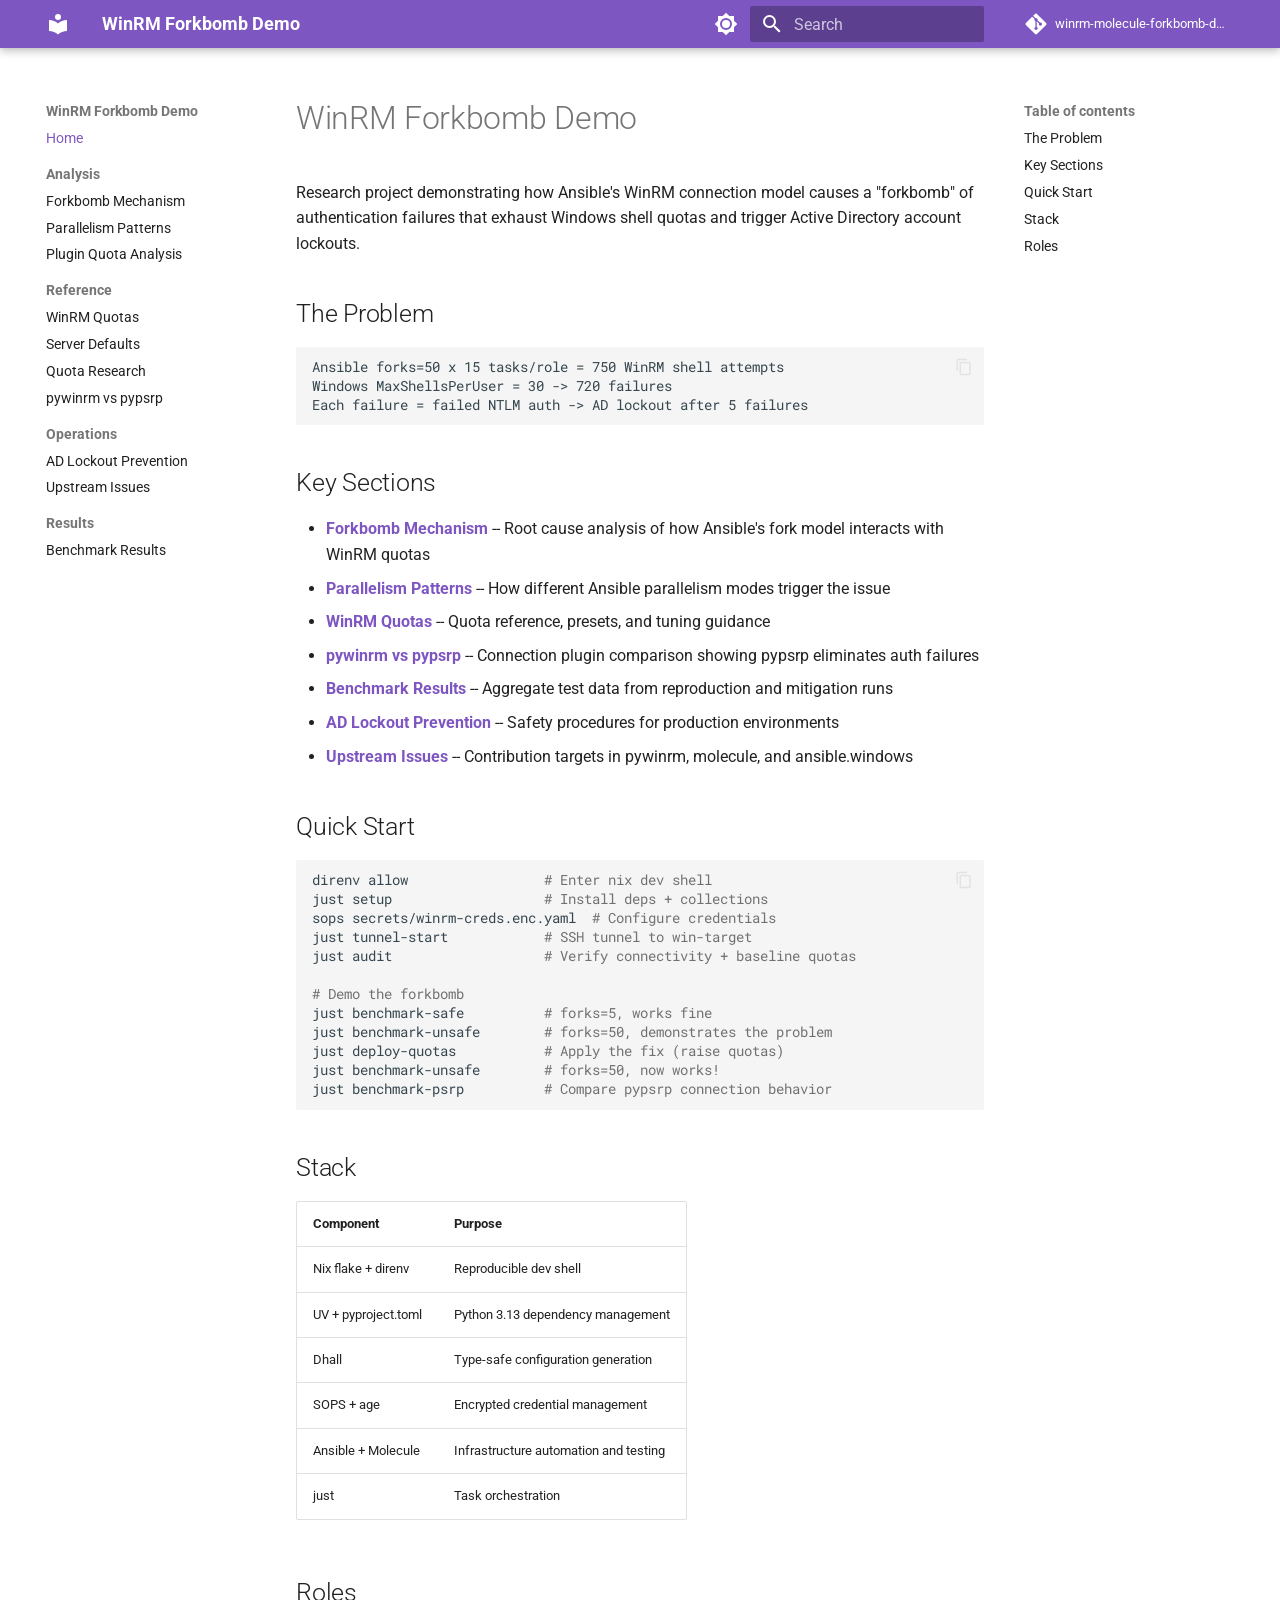
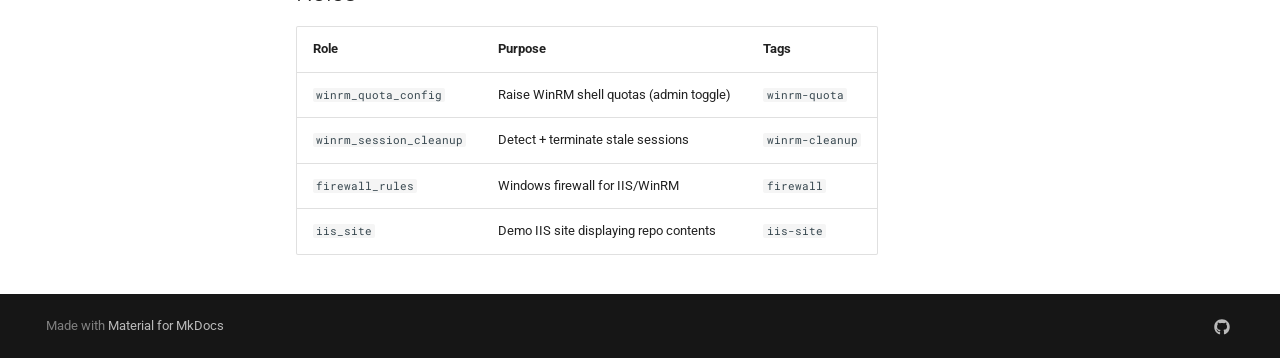
<file: index.html>
<!doctype html>
<html lang="en" class="no-js">
  <head>
    
      <meta charset="utf-8">
      <meta name="viewport" content="width=device-width,initial-scale=1">
      
        <meta name="description" content="Research project demonstrating how Ansible's WinRM connection model causes authentication exhaustion and Active Directory lockouts.">
      
      
      
        <link rel="canonical" href="https://Jesssullivan.github.io/winrm-molecule-forkbomb-demo/">
      
      
      
        <link rel="next" href="forkbomb-mechanism/">
      
      
        
      
      
      <link rel="icon" href="assets/images/favicon.png">
      <meta name="generator" content="mkdocs-1.6.1, mkdocs-material-9.7.5">
    
    
      
        <title>WinRM Forkbomb Demo</title>
      
    
    
      <link rel="stylesheet" href="assets/stylesheets/main.484c7ddc.min.css">
      
        
        <link rel="stylesheet" href="assets/stylesheets/palette.ab4e12ef.min.css">
      
      


    
    
      
    
    
      
        
        
        <link rel="preconnect" href="https://fonts.gstatic.com" crossorigin>
        <link rel="stylesheet" href="https://fonts.googleapis.com/css?family=Roboto:300,300i,400,400i,700,700i%7CRoboto+Mono:400,400i,700,700i&display=fallback">
        <style>:root{--md-text-font:"Roboto";--md-code-font:"Roboto Mono"}</style>
      
    
    
    <script>__md_scope=new URL(".",location),__md_hash=e=>[...e].reduce(((e,_)=>(e<<5)-e+_.charCodeAt(0)),0),__md_get=(e,_=localStorage,t=__md_scope)=>JSON.parse(_.getItem(t.pathname+"."+e)),__md_set=(e,_,t=localStorage,a=__md_scope)=>{try{t.setItem(a.pathname+"."+e,JSON.stringify(_))}catch(e){}}</script>
    
      

    
    
  </head>
  
  
    
    
      
    
    
    
    
    <body dir="ltr" data-md-color-scheme="default" data-md-color-primary="deep-purple" data-md-color-accent="amber">
  
    
    <input class="md-toggle" data-md-toggle="drawer" type="checkbox" id="__drawer" autocomplete="off">
    <input class="md-toggle" data-md-toggle="search" type="checkbox" id="__search" autocomplete="off">
    <label class="md-overlay" for="__drawer"></label>
    <div data-md-component="skip">
      
        
        <a href="#winrm-forkbomb-demo" class="md-skip">
          Skip to content
        </a>
      
    </div>
    <div data-md-component="announce">
      
    </div>
    
    
      

  

<header class="md-header md-header--shadow" data-md-component="header">
  <nav class="md-header__inner md-grid" aria-label="Header">
    <a href="." title="WinRM Forkbomb Demo" class="md-header__button md-logo" aria-label="WinRM Forkbomb Demo" data-md-component="logo">
      
  
  <svg xmlns="http://www.w3.org/2000/svg" viewBox="0 0 24 24"><path d="M12 8a3 3 0 0 0 3-3 3 3 0 0 0-3-3 3 3 0 0 0-3 3 3 3 0 0 0 3 3m0 3.54C9.64 9.35 6.5 8 3 8v11c3.5 0 6.64 1.35 9 3.54 2.36-2.19 5.5-3.54 9-3.54V8c-3.5 0-6.64 1.35-9 3.54"/></svg>

    </a>
    <label class="md-header__button md-icon" for="__drawer">
      
      <svg xmlns="http://www.w3.org/2000/svg" viewBox="0 0 24 24"><path d="M3 6h18v2H3zm0 5h18v2H3zm0 5h18v2H3z"/></svg>
    </label>
    <div class="md-header__title" data-md-component="header-title">
      <div class="md-header__ellipsis">
        <div class="md-header__topic">
          <span class="md-ellipsis">
            WinRM Forkbomb Demo
          </span>
        </div>
        <div class="md-header__topic" data-md-component="header-topic">
          <span class="md-ellipsis">
            
              Home
            
          </span>
        </div>
      </div>
    </div>
    
      
        <form class="md-header__option" data-md-component="palette">
  
    
    
    
    <input class="md-option" data-md-color-media="(prefers-color-scheme: light)" data-md-color-scheme="default" data-md-color-primary="deep-purple" data-md-color-accent="amber"  aria-label="Switch to dark mode"  type="radio" name="__palette" id="__palette_0">
    
      <label class="md-header__button md-icon" title="Switch to dark mode" for="__palette_1" hidden>
        <svg xmlns="http://www.w3.org/2000/svg" viewBox="0 0 24 24"><path d="M12 8a4 4 0 0 0-4 4 4 4 0 0 0 4 4 4 4 0 0 0 4-4 4 4 0 0 0-4-4m0 10a6 6 0 0 1-6-6 6 6 0 0 1 6-6 6 6 0 0 1 6 6 6 6 0 0 1-6 6m8-9.31V4h-4.69L12 .69 8.69 4H4v4.69L.69 12 4 15.31V20h4.69L12 23.31 15.31 20H20v-4.69L23.31 12z"/></svg>
      </label>
    
  
    
    
    
    <input class="md-option" data-md-color-media="(prefers-color-scheme: dark)" data-md-color-scheme="slate" data-md-color-primary="deep-purple" data-md-color-accent="amber"  aria-label="Switch to light mode"  type="radio" name="__palette" id="__palette_1">
    
      <label class="md-header__button md-icon" title="Switch to light mode" for="__palette_0" hidden>
        <svg xmlns="http://www.w3.org/2000/svg" viewBox="0 0 24 24"><path d="M12 18c-.89 0-1.74-.2-2.5-.55C11.56 16.5 13 14.42 13 12s-1.44-4.5-3.5-5.45C10.26 6.2 11.11 6 12 6a6 6 0 0 1 6 6 6 6 0 0 1-6 6m8-9.31V4h-4.69L12 .69 8.69 4H4v4.69L.69 12 4 15.31V20h4.69L12 23.31 15.31 20H20v-4.69L23.31 12z"/></svg>
      </label>
    
  
</form>
      
    
    
      <script>var palette=__md_get("__palette");if(palette&&palette.color){if("(prefers-color-scheme)"===palette.color.media){var media=matchMedia("(prefers-color-scheme: light)"),input=document.querySelector(media.matches?"[data-md-color-media='(prefers-color-scheme: light)']":"[data-md-color-media='(prefers-color-scheme: dark)']");palette.color.media=input.getAttribute("data-md-color-media"),palette.color.scheme=input.getAttribute("data-md-color-scheme"),palette.color.primary=input.getAttribute("data-md-color-primary"),palette.color.accent=input.getAttribute("data-md-color-accent")}for(var[key,value]of Object.entries(palette.color))document.body.setAttribute("data-md-color-"+key,value)}</script>
    
    
    
      
      
        <label class="md-header__button md-icon" for="__search">
          
          <svg xmlns="http://www.w3.org/2000/svg" viewBox="0 0 24 24"><path d="M9.5 3A6.5 6.5 0 0 1 16 9.5c0 1.61-.59 3.09-1.56 4.23l.27.27h.79l5 5-1.5 1.5-5-5v-.79l-.27-.27A6.52 6.52 0 0 1 9.5 16 6.5 6.5 0 0 1 3 9.5 6.5 6.5 0 0 1 9.5 3m0 2C7 5 5 7 5 9.5S7 14 9.5 14 14 12 14 9.5 12 5 9.5 5"/></svg>
        </label>
        <div class="md-search" data-md-component="search" role="dialog">
  <label class="md-search__overlay" for="__search"></label>
  <div class="md-search__inner" role="search">
    <form class="md-search__form" name="search">
      <input type="text" class="md-search__input" name="query" aria-label="Search" placeholder="Search" autocapitalize="off" autocorrect="off" autocomplete="off" spellcheck="false" data-md-component="search-query" required>
      <label class="md-search__icon md-icon" for="__search">
        
        <svg xmlns="http://www.w3.org/2000/svg" viewBox="0 0 24 24"><path d="M9.5 3A6.5 6.5 0 0 1 16 9.5c0 1.61-.59 3.09-1.56 4.23l.27.27h.79l5 5-1.5 1.5-5-5v-.79l-.27-.27A6.52 6.52 0 0 1 9.5 16 6.5 6.5 0 0 1 3 9.5 6.5 6.5 0 0 1 9.5 3m0 2C7 5 5 7 5 9.5S7 14 9.5 14 14 12 14 9.5 12 5 9.5 5"/></svg>
        
        <svg xmlns="http://www.w3.org/2000/svg" viewBox="0 0 24 24"><path d="M20 11v2H8l5.5 5.5-1.42 1.42L4.16 12l7.92-7.92L13.5 5.5 8 11z"/></svg>
      </label>
      <nav class="md-search__options" aria-label="Search">
        
        <button type="reset" class="md-search__icon md-icon" title="Clear" aria-label="Clear" tabindex="-1">
          
          <svg xmlns="http://www.w3.org/2000/svg" viewBox="0 0 24 24"><path d="M19 6.41 17.59 5 12 10.59 6.41 5 5 6.41 10.59 12 5 17.59 6.41 19 12 13.41 17.59 19 19 17.59 13.41 12z"/></svg>
        </button>
      </nav>
      
    </form>
    <div class="md-search__output">
      <div class="md-search__scrollwrap" tabindex="0" data-md-scrollfix>
        <div class="md-search-result" data-md-component="search-result">
          <div class="md-search-result__meta">
            Initializing search
          </div>
          <ol class="md-search-result__list" role="presentation"></ol>
        </div>
      </div>
    </div>
  </div>
</div>
      
    
    
      <div class="md-header__source">
        <a href="https://github.com/Jesssullivan/winrm-molecule-forkbomb-demo" title="Go to repository" class="md-source" data-md-component="source">
  <div class="md-source__icon md-icon">
    
    <svg xmlns="http://www.w3.org/2000/svg" viewBox="0 0 448 512"><!--! Font Awesome Free 7.1.0 by @fontawesome - https://fontawesome.com License - https://fontawesome.com/license/free (Icons: CC BY 4.0, Fonts: SIL OFL 1.1, Code: MIT License) Copyright 2025 Fonticons, Inc.--><path d="M439.6 236.1 244 40.5c-5.4-5.5-12.8-8.5-20.4-8.5s-15 3-20.4 8.4L162.5 81l51.5 51.5c27.1-9.1 52.7 16.8 43.4 43.7l49.7 49.7c34.2-11.8 61.2 31 35.5 56.7-26.5 26.5-70.2-2.9-56-37.3L240.3 199v121.9c25.3 12.5 22.3 41.8 9.1 55-6.4 6.4-15.2 10.1-24.3 10.1s-17.8-3.6-24.3-10.1c-17.6-17.6-11.1-46.9 11.2-56v-123c-20.8-8.5-24.6-30.7-18.6-45L142.6 101 8.5 235.1C3 240.6 0 247.9 0 255.5s3 15 8.5 20.4l195.6 195.7c5.4 5.4 12.7 8.4 20.4 8.4s15-3 20.4-8.4l194.7-194.7c5.4-5.4 8.4-12.8 8.4-20.4s-3-15-8.4-20.4"/></svg>
  </div>
  <div class="md-source__repository">
    winrm-molecule-forkbomb-demo
  </div>
</a>
      </div>
    
  </nav>
  
</header>
    
    <div class="md-container" data-md-component="container">
      
      
        
          
        
      
      <main class="md-main" data-md-component="main">
        <div class="md-main__inner md-grid">
          
            
              
              <div class="md-sidebar md-sidebar--primary" data-md-component="sidebar" data-md-type="navigation" >
                <div class="md-sidebar__scrollwrap">
                  <div class="md-sidebar__inner">
                    



<nav class="md-nav md-nav--primary" aria-label="Navigation" data-md-level="0">
  <label class="md-nav__title" for="__drawer">
    <a href="." title="WinRM Forkbomb Demo" class="md-nav__button md-logo" aria-label="WinRM Forkbomb Demo" data-md-component="logo">
      
  
  <svg xmlns="http://www.w3.org/2000/svg" viewBox="0 0 24 24"><path d="M12 8a3 3 0 0 0 3-3 3 3 0 0 0-3-3 3 3 0 0 0-3 3 3 3 0 0 0 3 3m0 3.54C9.64 9.35 6.5 8 3 8v11c3.5 0 6.64 1.35 9 3.54 2.36-2.19 5.5-3.54 9-3.54V8c-3.5 0-6.64 1.35-9 3.54"/></svg>

    </a>
    WinRM Forkbomb Demo
  </label>
  
    <div class="md-nav__source">
      <a href="https://github.com/Jesssullivan/winrm-molecule-forkbomb-demo" title="Go to repository" class="md-source" data-md-component="source">
  <div class="md-source__icon md-icon">
    
    <svg xmlns="http://www.w3.org/2000/svg" viewBox="0 0 448 512"><!--! Font Awesome Free 7.1.0 by @fontawesome - https://fontawesome.com License - https://fontawesome.com/license/free (Icons: CC BY 4.0, Fonts: SIL OFL 1.1, Code: MIT License) Copyright 2025 Fonticons, Inc.--><path d="M439.6 236.1 244 40.5c-5.4-5.5-12.8-8.5-20.4-8.5s-15 3-20.4 8.4L162.5 81l51.5 51.5c27.1-9.1 52.7 16.8 43.4 43.7l49.7 49.7c34.2-11.8 61.2 31 35.5 56.7-26.5 26.5-70.2-2.9-56-37.3L240.3 199v121.9c25.3 12.5 22.3 41.8 9.1 55-6.4 6.4-15.2 10.1-24.3 10.1s-17.8-3.6-24.3-10.1c-17.6-17.6-11.1-46.9 11.2-56v-123c-20.8-8.5-24.6-30.7-18.6-45L142.6 101 8.5 235.1C3 240.6 0 247.9 0 255.5s3 15 8.5 20.4l195.6 195.7c5.4 5.4 12.7 8.4 20.4 8.4s15-3 20.4-8.4l194.7-194.7c5.4-5.4 8.4-12.8 8.4-20.4s-3-15-8.4-20.4"/></svg>
  </div>
  <div class="md-source__repository">
    winrm-molecule-forkbomb-demo
  </div>
</a>
    </div>
  
  <ul class="md-nav__list" data-md-scrollfix>
    
      
      
  
  
    
  
  
  
    <li class="md-nav__item md-nav__item--active">
      
      <input class="md-nav__toggle md-toggle" type="checkbox" id="__toc">
      
      
        
      
      
        <label class="md-nav__link md-nav__link--active" for="__toc">
          
  
  
  <span class="md-ellipsis">
    
  
    Home
  

    
  </span>
  
  

          <span class="md-nav__icon md-icon"></span>
        </label>
      
      <a href="." class="md-nav__link md-nav__link--active">
        
  
  
  <span class="md-ellipsis">
    
  
    Home
  

    
  </span>
  
  

      </a>
      
        

<nav class="md-nav md-nav--secondary" aria-label="Table of contents">
  
  
  
    
  
  
    <label class="md-nav__title" for="__toc">
      <span class="md-nav__icon md-icon"></span>
      Table of contents
    </label>
    <ul class="md-nav__list" data-md-component="toc" data-md-scrollfix>
      
        <li class="md-nav__item">
  <a href="#the-problem" class="md-nav__link">
    <span class="md-ellipsis">
      
        The Problem
      
    </span>
  </a>
  
</li>
      
        <li class="md-nav__item">
  <a href="#key-sections" class="md-nav__link">
    <span class="md-ellipsis">
      
        Key Sections
      
    </span>
  </a>
  
</li>
      
        <li class="md-nav__item">
  <a href="#quick-start" class="md-nav__link">
    <span class="md-ellipsis">
      
        Quick Start
      
    </span>
  </a>
  
</li>
      
        <li class="md-nav__item">
  <a href="#stack" class="md-nav__link">
    <span class="md-ellipsis">
      
        Stack
      
    </span>
  </a>
  
</li>
      
        <li class="md-nav__item">
  <a href="#roles" class="md-nav__link">
    <span class="md-ellipsis">
      
        Roles
      
    </span>
  </a>
  
</li>
      
    </ul>
  
</nav>
      
    </li>
  

    
      
      
  
  
  
  
    
    
    
    
      
        
        
      
    
    
    <li class="md-nav__item md-nav__item--section md-nav__item--nested">
      
        
        
          
        
        <input class="md-nav__toggle md-toggle md-toggle--indeterminate" type="checkbox" id="__nav_2" >
        
          
          <label class="md-nav__link" for="__nav_2" id="__nav_2_label" tabindex="">
            
  
  
  <span class="md-ellipsis">
    
  
    Analysis
  

    
  </span>
  
  

            <span class="md-nav__icon md-icon"></span>
          </label>
        
        <nav class="md-nav" data-md-level="1" aria-labelledby="__nav_2_label" aria-expanded="false">
          <label class="md-nav__title" for="__nav_2">
            <span class="md-nav__icon md-icon"></span>
            
  
    Analysis
  

          </label>
          <ul class="md-nav__list" data-md-scrollfix>
            
              
                
  
  
  
  
    <li class="md-nav__item">
      <a href="forkbomb-mechanism/" class="md-nav__link">
        
  
  
  <span class="md-ellipsis">
    
  
    Forkbomb Mechanism
  

    
  </span>
  
  

      </a>
    </li>
  

              
            
              
                
  
  
  
  
    <li class="md-nav__item">
      <a href="parallelism-patterns/" class="md-nav__link">
        
  
  
  <span class="md-ellipsis">
    
  
    Parallelism Patterns
  

    
  </span>
  
  

      </a>
    </li>
  

              
            
              
                
  
  
  
  
    <li class="md-nav__item">
      <a href="plugin-quota-analysis/" class="md-nav__link">
        
  
  
  <span class="md-ellipsis">
    
  
    Plugin Quota Analysis
  

    
  </span>
  
  

      </a>
    </li>
  

              
            
          </ul>
        </nav>
      
    </li>
  

    
      
      
  
  
  
  
    
    
    
    
      
        
        
      
    
    
    <li class="md-nav__item md-nav__item--section md-nav__item--nested">
      
        
        
          
        
        <input class="md-nav__toggle md-toggle md-toggle--indeterminate" type="checkbox" id="__nav_3" >
        
          
          <label class="md-nav__link" for="__nav_3" id="__nav_3_label" tabindex="">
            
  
  
  <span class="md-ellipsis">
    
  
    Reference
  

    
  </span>
  
  

            <span class="md-nav__icon md-icon"></span>
          </label>
        
        <nav class="md-nav" data-md-level="1" aria-labelledby="__nav_3_label" aria-expanded="false">
          <label class="md-nav__title" for="__nav_3">
            <span class="md-nav__icon md-icon"></span>
            
  
    Reference
  

          </label>
          <ul class="md-nav__list" data-md-scrollfix>
            
              
                
  
  
  
  
    <li class="md-nav__item">
      <a href="winrm-quotas/" class="md-nav__link">
        
  
  
  <span class="md-ellipsis">
    
  
    WinRM Quotas
  

    
  </span>
  
  

      </a>
    </li>
  

              
            
              
                
  
  
  
  
    <li class="md-nav__item">
      <a href="winrm-server-defaults/" class="md-nav__link">
        
  
  
  <span class="md-ellipsis">
    
  
    Server Defaults
  

    
  </span>
  
  

      </a>
    </li>
  

              
            
              
                
  
  
  
  
    <li class="md-nav__item">
      <a href="winrm-quota-research/" class="md-nav__link">
        
  
  
  <span class="md-ellipsis">
    
  
    Quota Research
  

    
  </span>
  
  

      </a>
    </li>
  

              
            
              
                
  
  
  
  
    <li class="md-nav__item">
      <a href="pywinrm-vs-pypsrp/" class="md-nav__link">
        
  
  
  <span class="md-ellipsis">
    
  
    pywinrm vs pypsrp
  

    
  </span>
  
  

      </a>
    </li>
  

              
            
          </ul>
        </nav>
      
    </li>
  

    
      
      
  
  
  
  
    
    
    
    
      
        
        
      
    
    
    <li class="md-nav__item md-nav__item--section md-nav__item--nested">
      
        
        
          
        
        <input class="md-nav__toggle md-toggle md-toggle--indeterminate" type="checkbox" id="__nav_4" >
        
          
          <label class="md-nav__link" for="__nav_4" id="__nav_4_label" tabindex="">
            
  
  
  <span class="md-ellipsis">
    
  
    Operations
  

    
  </span>
  
  

            <span class="md-nav__icon md-icon"></span>
          </label>
        
        <nav class="md-nav" data-md-level="1" aria-labelledby="__nav_4_label" aria-expanded="false">
          <label class="md-nav__title" for="__nav_4">
            <span class="md-nav__icon md-icon"></span>
            
  
    Operations
  

          </label>
          <ul class="md-nav__list" data-md-scrollfix>
            
              
                
  
  
  
  
    <li class="md-nav__item">
      <a href="ad-lockout-prevention/" class="md-nav__link">
        
  
  
  <span class="md-ellipsis">
    
  
    AD Lockout Prevention
  

    
  </span>
  
  

      </a>
    </li>
  

              
            
              
                
  
  
  
  
    <li class="md-nav__item">
      <a href="upstream-issues/" class="md-nav__link">
        
  
  
  <span class="md-ellipsis">
    
  
    Upstream Issues
  

    
  </span>
  
  

      </a>
    </li>
  

              
            
          </ul>
        </nav>
      
    </li>
  

    
      
      
  
  
  
  
    
    
    
    
      
        
        
      
    
    
    <li class="md-nav__item md-nav__item--section md-nav__item--nested">
      
        
        
          
        
        <input class="md-nav__toggle md-toggle md-toggle--indeterminate" type="checkbox" id="__nav_5" >
        
          
          <label class="md-nav__link" for="__nav_5" id="__nav_5_label" tabindex="">
            
  
  
  <span class="md-ellipsis">
    
  
    Results
  

    
  </span>
  
  

            <span class="md-nav__icon md-icon"></span>
          </label>
        
        <nav class="md-nav" data-md-level="1" aria-labelledby="__nav_5_label" aria-expanded="false">
          <label class="md-nav__title" for="__nav_5">
            <span class="md-nav__icon md-icon"></span>
            
  
    Results
  

          </label>
          <ul class="md-nav__list" data-md-scrollfix>
            
              
                
  
  
  
  
    <li class="md-nav__item">
      <a href="benchmark-results/" class="md-nav__link">
        
  
  
  <span class="md-ellipsis">
    
  
    Benchmark Results
  

    
  </span>
  
  

      </a>
    </li>
  

              
            
          </ul>
        </nav>
      
    </li>
  

    
  </ul>
</nav>
                  </div>
                </div>
              </div>
            
            
              
              <div class="md-sidebar md-sidebar--secondary" data-md-component="sidebar" data-md-type="toc" >
                <div class="md-sidebar__scrollwrap">
                  <div class="md-sidebar__inner">
                    

<nav class="md-nav md-nav--secondary" aria-label="Table of contents">
  
  
  
    
  
  
    <label class="md-nav__title" for="__toc">
      <span class="md-nav__icon md-icon"></span>
      Table of contents
    </label>
    <ul class="md-nav__list" data-md-component="toc" data-md-scrollfix>
      
        <li class="md-nav__item">
  <a href="#the-problem" class="md-nav__link">
    <span class="md-ellipsis">
      
        The Problem
      
    </span>
  </a>
  
</li>
      
        <li class="md-nav__item">
  <a href="#key-sections" class="md-nav__link">
    <span class="md-ellipsis">
      
        Key Sections
      
    </span>
  </a>
  
</li>
      
        <li class="md-nav__item">
  <a href="#quick-start" class="md-nav__link">
    <span class="md-ellipsis">
      
        Quick Start
      
    </span>
  </a>
  
</li>
      
        <li class="md-nav__item">
  <a href="#stack" class="md-nav__link">
    <span class="md-ellipsis">
      
        Stack
      
    </span>
  </a>
  
</li>
      
        <li class="md-nav__item">
  <a href="#roles" class="md-nav__link">
    <span class="md-ellipsis">
      
        Roles
      
    </span>
  </a>
  
</li>
      
    </ul>
  
</nav>
                  </div>
                </div>
              </div>
            
          
          
            <div class="md-content" data-md-component="content">
              
              <article class="md-content__inner md-typeset">
                
                  


  
  


<h1 id="winrm-forkbomb-demo">WinRM Forkbomb Demo<a class="headerlink" href="#winrm-forkbomb-demo" title="Permanent link">&para;</a></h1>
<p>Research project demonstrating how Ansible's WinRM connection model causes a "forkbomb"
of authentication failures that exhaust Windows shell quotas and trigger Active Directory
account lockouts.</p>
<h2 id="the-problem">The Problem<a class="headerlink" href="#the-problem" title="Permanent link">&para;</a></h2>
<div class="highlight"><pre><span></span><code><a id="__codelineno-0-1" name="__codelineno-0-1" href="#__codelineno-0-1"></a>Ansible forks=50 x 15 tasks/role = 750 WinRM shell attempts
<a id="__codelineno-0-2" name="__codelineno-0-2" href="#__codelineno-0-2"></a>Windows MaxShellsPerUser = 30 -&gt; 720 failures
<a id="__codelineno-0-3" name="__codelineno-0-3" href="#__codelineno-0-3"></a>Each failure = failed NTLM auth -&gt; AD lockout after 5 failures
</code></pre></div>
<h2 id="key-sections">Key Sections<a class="headerlink" href="#key-sections" title="Permanent link">&para;</a></h2>
<ul>
<li><strong><a href="forkbomb-mechanism/">Forkbomb Mechanism</a></strong> -- Root cause analysis of how Ansible's fork model interacts with WinRM quotas</li>
<li><strong><a href="parallelism-patterns/">Parallelism Patterns</a></strong> -- How different Ansible parallelism modes trigger the issue</li>
<li><strong><a href="winrm-quotas/">WinRM Quotas</a></strong> -- Quota reference, presets, and tuning guidance</li>
<li><strong><a href="pywinrm-vs-pypsrp/">pywinrm vs pypsrp</a></strong> -- Connection plugin comparison showing pypsrp eliminates auth failures</li>
<li><strong><a href="benchmark-results/">Benchmark Results</a></strong> -- Aggregate test data from reproduction and mitigation runs</li>
<li><strong><a href="ad-lockout-prevention/">AD Lockout Prevention</a></strong> -- Safety procedures for production environments</li>
<li><strong><a href="upstream-issues/">Upstream Issues</a></strong> -- Contribution targets in pywinrm, molecule, and ansible.windows</li>
</ul>
<h2 id="quick-start">Quick Start<a class="headerlink" href="#quick-start" title="Permanent link">&para;</a></h2>
<div class="highlight"><pre><span></span><code><a id="__codelineno-1-1" name="__codelineno-1-1" href="#__codelineno-1-1"></a>direnv<span class="w"> </span>allow<span class="w">                 </span><span class="c1"># Enter nix dev shell</span>
<a id="__codelineno-1-2" name="__codelineno-1-2" href="#__codelineno-1-2"></a>just<span class="w"> </span>setup<span class="w">                   </span><span class="c1"># Install deps + collections</span>
<a id="__codelineno-1-3" name="__codelineno-1-3" href="#__codelineno-1-3"></a>sops<span class="w"> </span>secrets/winrm-creds.enc.yaml<span class="w">  </span><span class="c1"># Configure credentials</span>
<a id="__codelineno-1-4" name="__codelineno-1-4" href="#__codelineno-1-4"></a>just<span class="w"> </span>tunnel-start<span class="w">            </span><span class="c1"># SSH tunnel to win-target</span>
<a id="__codelineno-1-5" name="__codelineno-1-5" href="#__codelineno-1-5"></a>just<span class="w"> </span>audit<span class="w">                   </span><span class="c1"># Verify connectivity + baseline quotas</span>
<a id="__codelineno-1-6" name="__codelineno-1-6" href="#__codelineno-1-6"></a>
<a id="__codelineno-1-7" name="__codelineno-1-7" href="#__codelineno-1-7"></a><span class="c1"># Demo the forkbomb</span>
<a id="__codelineno-1-8" name="__codelineno-1-8" href="#__codelineno-1-8"></a>just<span class="w"> </span>benchmark-safe<span class="w">          </span><span class="c1"># forks=5, works fine</span>
<a id="__codelineno-1-9" name="__codelineno-1-9" href="#__codelineno-1-9"></a>just<span class="w"> </span>benchmark-unsafe<span class="w">        </span><span class="c1"># forks=50, demonstrates the problem</span>
<a id="__codelineno-1-10" name="__codelineno-1-10" href="#__codelineno-1-10"></a>just<span class="w"> </span>deploy-quotas<span class="w">           </span><span class="c1"># Apply the fix (raise quotas)</span>
<a id="__codelineno-1-11" name="__codelineno-1-11" href="#__codelineno-1-11"></a>just<span class="w"> </span>benchmark-unsafe<span class="w">        </span><span class="c1"># forks=50, now works!</span>
<a id="__codelineno-1-12" name="__codelineno-1-12" href="#__codelineno-1-12"></a>just<span class="w"> </span>benchmark-psrp<span class="w">          </span><span class="c1"># Compare pypsrp connection behavior</span>
</code></pre></div>
<h2 id="stack">Stack<a class="headerlink" href="#stack" title="Permanent link">&para;</a></h2>
<table>
<thead>
<tr>
<th>Component</th>
<th>Purpose</th>
</tr>
</thead>
<tbody>
<tr>
<td>Nix flake + direnv</td>
<td>Reproducible dev shell</td>
</tr>
<tr>
<td>UV + pyproject.toml</td>
<td>Python 3.13 dependency management</td>
</tr>
<tr>
<td>Dhall</td>
<td>Type-safe configuration generation</td>
</tr>
<tr>
<td>SOPS + age</td>
<td>Encrypted credential management</td>
</tr>
<tr>
<td>Ansible + Molecule</td>
<td>Infrastructure automation and testing</td>
</tr>
<tr>
<td>just</td>
<td>Task orchestration</td>
</tr>
</tbody>
</table>
<h2 id="roles">Roles<a class="headerlink" href="#roles" title="Permanent link">&para;</a></h2>
<table>
<thead>
<tr>
<th>Role</th>
<th>Purpose</th>
<th>Tags</th>
</tr>
</thead>
<tbody>
<tr>
<td><code>winrm_quota_config</code></td>
<td>Raise WinRM shell quotas (admin toggle)</td>
<td><code>winrm-quota</code></td>
</tr>
<tr>
<td><code>winrm_session_cleanup</code></td>
<td>Detect + terminate stale sessions</td>
<td><code>winrm-cleanup</code></td>
</tr>
<tr>
<td><code>firewall_rules</code></td>
<td>Windows firewall for IIS/WinRM</td>
<td><code>firewall</code></td>
</tr>
<tr>
<td><code>iis_site</code></td>
<td>Demo IIS site displaying repo contents</td>
<td><code>iis-site</code></td>
</tr>
</tbody>
</table>












                
              </article>
            </div>
          
          
<script>var target=document.getElementById(location.hash.slice(1));target&&target.name&&(target.checked=target.name.startsWith("__tabbed_"))</script>
        </div>
        
      </main>
      
        <footer class="md-footer">
  
  <div class="md-footer-meta md-typeset">
    <div class="md-footer-meta__inner md-grid">
      <div class="md-copyright">
  
  
    Made with
    <a href="https://squidfunk.github.io/mkdocs-material/" target="_blank" rel="noopener">
      Material for MkDocs
    </a>
  
</div>
      
        
<div class="md-social">
  
    
    
    
    
      
      
    
    <a href="https://github.com/Jesssullivan/winrm-molecule-forkbomb-demo" target="_blank" rel="noopener" title="github.com" class="md-social__link">
      <svg xmlns="http://www.w3.org/2000/svg" viewBox="0 0 512 512"><!--! Font Awesome Free 7.1.0 by @fontawesome - https://fontawesome.com License - https://fontawesome.com/license/free (Icons: CC BY 4.0, Fonts: SIL OFL 1.1, Code: MIT License) Copyright 2025 Fonticons, Inc.--><path d="M173.9 397.4c0 2-2.3 3.6-5.2 3.6-3.3.3-5.6-1.3-5.6-3.6 0-2 2.3-3.6 5.2-3.6 3-.3 5.6 1.3 5.6 3.6m-31.1-4.5c-.7 2 1.3 4.3 4.3 4.9 2.6 1 5.6 0 6.2-2s-1.3-4.3-4.3-5.2c-2.6-.7-5.5.3-6.2 2.3m44.2-1.7c-2.9.7-4.9 2.6-4.6 4.9.3 2 2.9 3.3 5.9 2.6 2.9-.7 4.9-2.6 4.6-4.6-.3-1.9-3-3.2-5.9-2.9M252.8 8C114.1 8 8 113.3 8 252c0 110.9 69.8 205.8 169.5 239.2 12.8 2.3 17.3-5.6 17.3-12.1 0-6.2-.3-40.4-.3-61.4 0 0-70 15-84.7-29.8 0 0-11.4-29.1-27.8-36.6 0 0-22.9-15.7 1.6-15.4 0 0 24.9 2 38.6 25.8 21.9 38.6 58.6 27.5 72.9 20.9 2.3-16 8.8-27.1 16-33.7-55.9-6.2-112.3-14.3-112.3-110.5 0-27.5 7.6-41.3 23.6-58.9-2.6-6.5-11.1-33.3 2.6-67.9 20.9-6.5 69 27 69 27 20-5.6 41.5-8.5 62.8-8.5s42.8 2.9 62.8 8.5c0 0 48.1-33.6 69-27 13.7 34.7 5.2 61.4 2.6 67.9 16 17.7 25.8 31.5 25.8 58.9 0 96.5-58.9 104.2-114.8 110.5 9.2 7.9 17 22.9 17 46.4 0 33.7-.3 75.4-.3 83.6 0 6.5 4.6 14.4 17.3 12.1C436.2 457.8 504 362.9 504 252 504 113.3 391.5 8 252.8 8M105.2 352.9c-1.3 1-1 3.3.7 5.2 1.6 1.6 3.9 2.3 5.2 1 1.3-1 1-3.3-.7-5.2-1.6-1.6-3.9-2.3-5.2-1m-10.8-8.1c-.7 1.3.3 2.9 2.3 3.9 1.6 1 3.6.7 4.3-.7.7-1.3-.3-2.9-2.3-3.9-2-.6-3.6-.3-4.3.7m32.4 35.6c-1.6 1.3-1 4.3 1.3 6.2 2.3 2.3 5.2 2.6 6.5 1 1.3-1.3.7-4.3-1.3-6.2-2.2-2.3-5.2-2.6-6.5-1m-11.4-14.7c-1.6 1-1.6 3.6 0 5.9s4.3 3.3 5.6 2.3c1.6-1.3 1.6-3.9 0-6.2-1.4-2.3-4-3.3-5.6-2"/></svg>
    </a>
  
</div>
      
    </div>
  </div>
</footer>
      
    </div>
    <div class="md-dialog" data-md-component="dialog">
      <div class="md-dialog__inner md-typeset"></div>
    </div>
    
    
    
      
      
      <script id="__config" type="application/json">{"annotate": null, "base": ".", "features": ["navigation.sections", "navigation.expand", "content.code.copy"], "search": "assets/javascripts/workers/search.2c215733.min.js", "tags": null, "translations": {"clipboard.copied": "Copied to clipboard", "clipboard.copy": "Copy to clipboard", "search.result.more.one": "1 more on this page", "search.result.more.other": "# more on this page", "search.result.none": "No matching documents", "search.result.one": "1 matching document", "search.result.other": "# matching documents", "search.result.placeholder": "Type to start searching", "search.result.term.missing": "Missing", "select.version": "Select version"}, "version": null}</script>
    
    
      <script src="assets/javascripts/bundle.79ae519e.min.js"></script>
      
    
  </body>
</html>
</file>
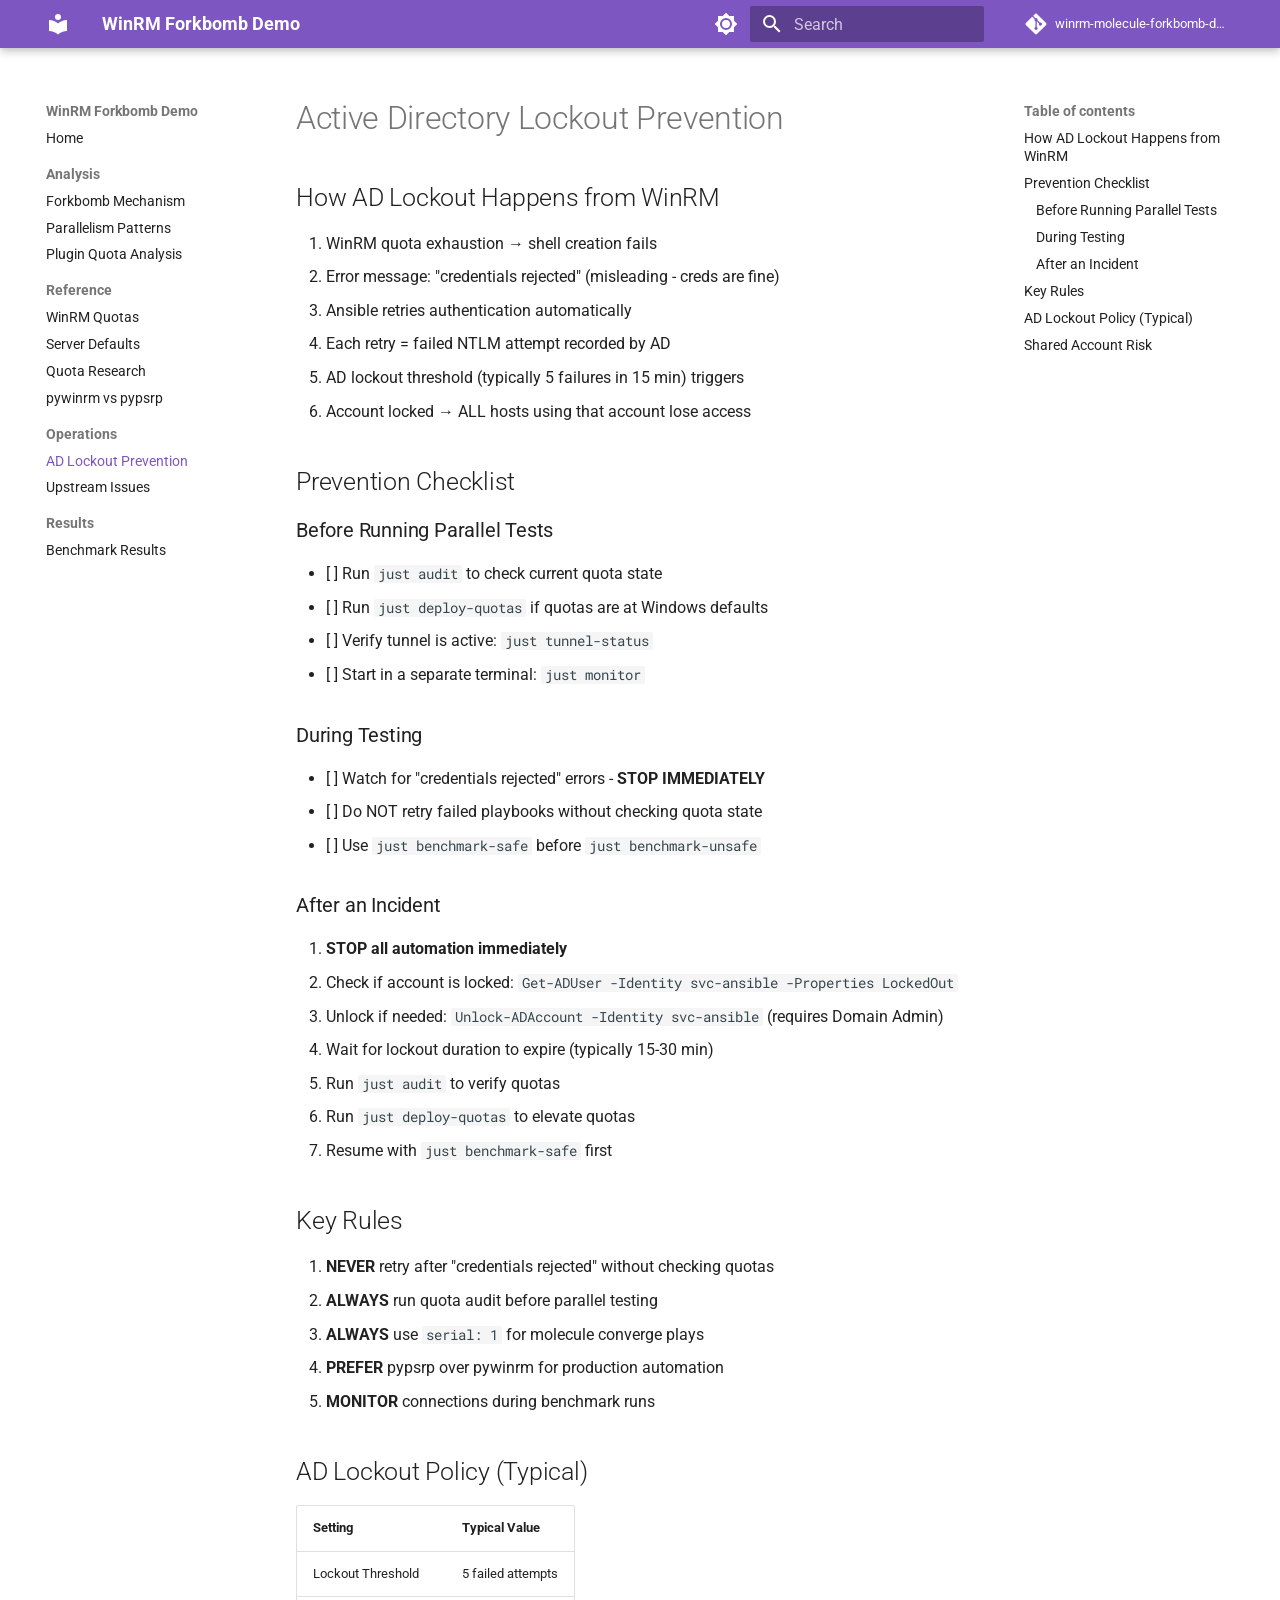
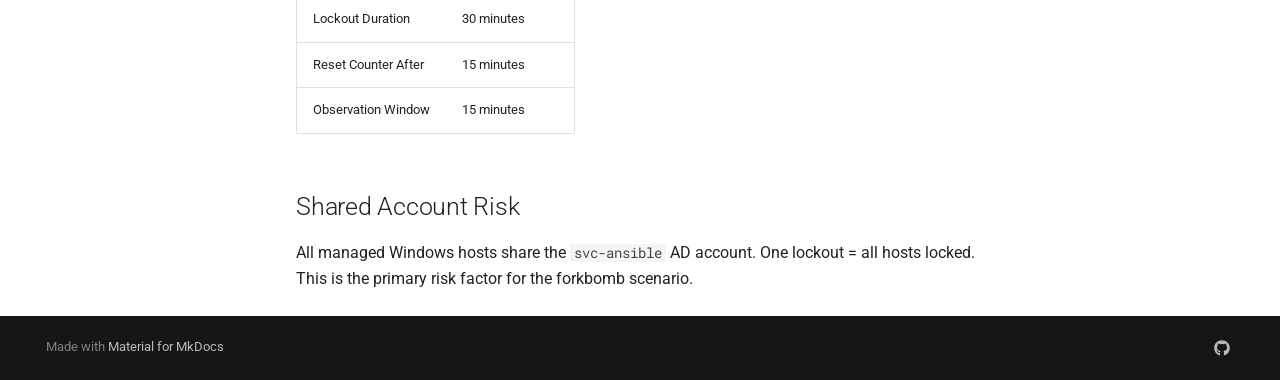
<file: ad-lockout-prevention/index.html>
<!doctype html>
<html lang="en" class="no-js">
  <head>
    
      <meta charset="utf-8">
      <meta name="viewport" content="width=device-width,initial-scale=1">
      
        <meta name="description" content="Research project demonstrating how Ansible's WinRM connection model causes authentication exhaustion and Active Directory lockouts.">
      
      
      
        <link rel="canonical" href="https://Jesssullivan.github.io/winrm-molecule-forkbomb-demo/ad-lockout-prevention/">
      
      
        <link rel="prev" href="../pywinrm-vs-pypsrp/">
      
      
        <link rel="next" href="../upstream-issues/">
      
      
        
      
      
      <link rel="icon" href="../assets/images/favicon.png">
      <meta name="generator" content="mkdocs-1.6.1, mkdocs-material-9.7.5">
    
    
      
        <title>AD Lockout Prevention - WinRM Forkbomb Demo</title>
      
    
    
      <link rel="stylesheet" href="../assets/stylesheets/main.484c7ddc.min.css">
      
        
        <link rel="stylesheet" href="../assets/stylesheets/palette.ab4e12ef.min.css">
      
      


    
    
      
    
    
      
        
        
        <link rel="preconnect" href="https://fonts.gstatic.com" crossorigin>
        <link rel="stylesheet" href="https://fonts.googleapis.com/css?family=Roboto:300,300i,400,400i,700,700i%7CRoboto+Mono:400,400i,700,700i&display=fallback">
        <style>:root{--md-text-font:"Roboto";--md-code-font:"Roboto Mono"}</style>
      
    
    
    <script>__md_scope=new URL("..",location),__md_hash=e=>[...e].reduce(((e,_)=>(e<<5)-e+_.charCodeAt(0)),0),__md_get=(e,_=localStorage,t=__md_scope)=>JSON.parse(_.getItem(t.pathname+"."+e)),__md_set=(e,_,t=localStorage,a=__md_scope)=>{try{t.setItem(a.pathname+"."+e,JSON.stringify(_))}catch(e){}}</script>
    
      

    
    
  </head>
  
  
    
    
      
    
    
    
    
    <body dir="ltr" data-md-color-scheme="default" data-md-color-primary="deep-purple" data-md-color-accent="amber">
  
    
    <input class="md-toggle" data-md-toggle="drawer" type="checkbox" id="__drawer" autocomplete="off">
    <input class="md-toggle" data-md-toggle="search" type="checkbox" id="__search" autocomplete="off">
    <label class="md-overlay" for="__drawer"></label>
    <div data-md-component="skip">
      
        
        <a href="#active-directory-lockout-prevention" class="md-skip">
          Skip to content
        </a>
      
    </div>
    <div data-md-component="announce">
      
    </div>
    
    
      

  

<header class="md-header md-header--shadow" data-md-component="header">
  <nav class="md-header__inner md-grid" aria-label="Header">
    <a href=".." title="WinRM Forkbomb Demo" class="md-header__button md-logo" aria-label="WinRM Forkbomb Demo" data-md-component="logo">
      
  
  <svg xmlns="http://www.w3.org/2000/svg" viewBox="0 0 24 24"><path d="M12 8a3 3 0 0 0 3-3 3 3 0 0 0-3-3 3 3 0 0 0-3 3 3 3 0 0 0 3 3m0 3.54C9.64 9.35 6.5 8 3 8v11c3.5 0 6.64 1.35 9 3.54 2.36-2.19 5.5-3.54 9-3.54V8c-3.5 0-6.64 1.35-9 3.54"/></svg>

    </a>
    <label class="md-header__button md-icon" for="__drawer">
      
      <svg xmlns="http://www.w3.org/2000/svg" viewBox="0 0 24 24"><path d="M3 6h18v2H3zm0 5h18v2H3zm0 5h18v2H3z"/></svg>
    </label>
    <div class="md-header__title" data-md-component="header-title">
      <div class="md-header__ellipsis">
        <div class="md-header__topic">
          <span class="md-ellipsis">
            WinRM Forkbomb Demo
          </span>
        </div>
        <div class="md-header__topic" data-md-component="header-topic">
          <span class="md-ellipsis">
            
              AD Lockout Prevention
            
          </span>
        </div>
      </div>
    </div>
    
      
        <form class="md-header__option" data-md-component="palette">
  
    
    
    
    <input class="md-option" data-md-color-media="(prefers-color-scheme: light)" data-md-color-scheme="default" data-md-color-primary="deep-purple" data-md-color-accent="amber"  aria-label="Switch to dark mode"  type="radio" name="__palette" id="__palette_0">
    
      <label class="md-header__button md-icon" title="Switch to dark mode" for="__palette_1" hidden>
        <svg xmlns="http://www.w3.org/2000/svg" viewBox="0 0 24 24"><path d="M12 8a4 4 0 0 0-4 4 4 4 0 0 0 4 4 4 4 0 0 0 4-4 4 4 0 0 0-4-4m0 10a6 6 0 0 1-6-6 6 6 0 0 1 6-6 6 6 0 0 1 6 6 6 6 0 0 1-6 6m8-9.31V4h-4.69L12 .69 8.69 4H4v4.69L.69 12 4 15.31V20h4.69L12 23.31 15.31 20H20v-4.69L23.31 12z"/></svg>
      </label>
    
  
    
    
    
    <input class="md-option" data-md-color-media="(prefers-color-scheme: dark)" data-md-color-scheme="slate" data-md-color-primary="deep-purple" data-md-color-accent="amber"  aria-label="Switch to light mode"  type="radio" name="__palette" id="__palette_1">
    
      <label class="md-header__button md-icon" title="Switch to light mode" for="__palette_0" hidden>
        <svg xmlns="http://www.w3.org/2000/svg" viewBox="0 0 24 24"><path d="M12 18c-.89 0-1.74-.2-2.5-.55C11.56 16.5 13 14.42 13 12s-1.44-4.5-3.5-5.45C10.26 6.2 11.11 6 12 6a6 6 0 0 1 6 6 6 6 0 0 1-6 6m8-9.31V4h-4.69L12 .69 8.69 4H4v4.69L.69 12 4 15.31V20h4.69L12 23.31 15.31 20H20v-4.69L23.31 12z"/></svg>
      </label>
    
  
</form>
      
    
    
      <script>var palette=__md_get("__palette");if(palette&&palette.color){if("(prefers-color-scheme)"===palette.color.media){var media=matchMedia("(prefers-color-scheme: light)"),input=document.querySelector(media.matches?"[data-md-color-media='(prefers-color-scheme: light)']":"[data-md-color-media='(prefers-color-scheme: dark)']");palette.color.media=input.getAttribute("data-md-color-media"),palette.color.scheme=input.getAttribute("data-md-color-scheme"),palette.color.primary=input.getAttribute("data-md-color-primary"),palette.color.accent=input.getAttribute("data-md-color-accent")}for(var[key,value]of Object.entries(palette.color))document.body.setAttribute("data-md-color-"+key,value)}</script>
    
    
    
      
      
        <label class="md-header__button md-icon" for="__search">
          
          <svg xmlns="http://www.w3.org/2000/svg" viewBox="0 0 24 24"><path d="M9.5 3A6.5 6.5 0 0 1 16 9.5c0 1.61-.59 3.09-1.56 4.23l.27.27h.79l5 5-1.5 1.5-5-5v-.79l-.27-.27A6.52 6.52 0 0 1 9.5 16 6.5 6.5 0 0 1 3 9.5 6.5 6.5 0 0 1 9.5 3m0 2C7 5 5 7 5 9.5S7 14 9.5 14 14 12 14 9.5 12 5 9.5 5"/></svg>
        </label>
        <div class="md-search" data-md-component="search" role="dialog">
  <label class="md-search__overlay" for="__search"></label>
  <div class="md-search__inner" role="search">
    <form class="md-search__form" name="search">
      <input type="text" class="md-search__input" name="query" aria-label="Search" placeholder="Search" autocapitalize="off" autocorrect="off" autocomplete="off" spellcheck="false" data-md-component="search-query" required>
      <label class="md-search__icon md-icon" for="__search">
        
        <svg xmlns="http://www.w3.org/2000/svg" viewBox="0 0 24 24"><path d="M9.5 3A6.5 6.5 0 0 1 16 9.5c0 1.61-.59 3.09-1.56 4.23l.27.27h.79l5 5-1.5 1.5-5-5v-.79l-.27-.27A6.52 6.52 0 0 1 9.5 16 6.5 6.5 0 0 1 3 9.5 6.5 6.5 0 0 1 9.5 3m0 2C7 5 5 7 5 9.5S7 14 9.5 14 14 12 14 9.5 12 5 9.5 5"/></svg>
        
        <svg xmlns="http://www.w3.org/2000/svg" viewBox="0 0 24 24"><path d="M20 11v2H8l5.5 5.5-1.42 1.42L4.16 12l7.92-7.92L13.5 5.5 8 11z"/></svg>
      </label>
      <nav class="md-search__options" aria-label="Search">
        
        <button type="reset" class="md-search__icon md-icon" title="Clear" aria-label="Clear" tabindex="-1">
          
          <svg xmlns="http://www.w3.org/2000/svg" viewBox="0 0 24 24"><path d="M19 6.41 17.59 5 12 10.59 6.41 5 5 6.41 10.59 12 5 17.59 6.41 19 12 13.41 17.59 19 19 17.59 13.41 12z"/></svg>
        </button>
      </nav>
      
    </form>
    <div class="md-search__output">
      <div class="md-search__scrollwrap" tabindex="0" data-md-scrollfix>
        <div class="md-search-result" data-md-component="search-result">
          <div class="md-search-result__meta">
            Initializing search
          </div>
          <ol class="md-search-result__list" role="presentation"></ol>
        </div>
      </div>
    </div>
  </div>
</div>
      
    
    
      <div class="md-header__source">
        <a href="https://github.com/Jesssullivan/winrm-molecule-forkbomb-demo" title="Go to repository" class="md-source" data-md-component="source">
  <div class="md-source__icon md-icon">
    
    <svg xmlns="http://www.w3.org/2000/svg" viewBox="0 0 448 512"><!--! Font Awesome Free 7.1.0 by @fontawesome - https://fontawesome.com License - https://fontawesome.com/license/free (Icons: CC BY 4.0, Fonts: SIL OFL 1.1, Code: MIT License) Copyright 2025 Fonticons, Inc.--><path d="M439.6 236.1 244 40.5c-5.4-5.5-12.8-8.5-20.4-8.5s-15 3-20.4 8.4L162.5 81l51.5 51.5c27.1-9.1 52.7 16.8 43.4 43.7l49.7 49.7c34.2-11.8 61.2 31 35.5 56.7-26.5 26.5-70.2-2.9-56-37.3L240.3 199v121.9c25.3 12.5 22.3 41.8 9.1 55-6.4 6.4-15.2 10.1-24.3 10.1s-17.8-3.6-24.3-10.1c-17.6-17.6-11.1-46.9 11.2-56v-123c-20.8-8.5-24.6-30.7-18.6-45L142.6 101 8.5 235.1C3 240.6 0 247.9 0 255.5s3 15 8.5 20.4l195.6 195.7c5.4 5.4 12.7 8.4 20.4 8.4s15-3 20.4-8.4l194.7-194.7c5.4-5.4 8.4-12.8 8.4-20.4s-3-15-8.4-20.4"/></svg>
  </div>
  <div class="md-source__repository">
    winrm-molecule-forkbomb-demo
  </div>
</a>
      </div>
    
  </nav>
  
</header>
    
    <div class="md-container" data-md-component="container">
      
      
        
          
        
      
      <main class="md-main" data-md-component="main">
        <div class="md-main__inner md-grid">
          
            
              
              <div class="md-sidebar md-sidebar--primary" data-md-component="sidebar" data-md-type="navigation" >
                <div class="md-sidebar__scrollwrap">
                  <div class="md-sidebar__inner">
                    



<nav class="md-nav md-nav--primary" aria-label="Navigation" data-md-level="0">
  <label class="md-nav__title" for="__drawer">
    <a href=".." title="WinRM Forkbomb Demo" class="md-nav__button md-logo" aria-label="WinRM Forkbomb Demo" data-md-component="logo">
      
  
  <svg xmlns="http://www.w3.org/2000/svg" viewBox="0 0 24 24"><path d="M12 8a3 3 0 0 0 3-3 3 3 0 0 0-3-3 3 3 0 0 0-3 3 3 3 0 0 0 3 3m0 3.54C9.64 9.35 6.5 8 3 8v11c3.5 0 6.64 1.35 9 3.54 2.36-2.19 5.5-3.54 9-3.54V8c-3.5 0-6.64 1.35-9 3.54"/></svg>

    </a>
    WinRM Forkbomb Demo
  </label>
  
    <div class="md-nav__source">
      <a href="https://github.com/Jesssullivan/winrm-molecule-forkbomb-demo" title="Go to repository" class="md-source" data-md-component="source">
  <div class="md-source__icon md-icon">
    
    <svg xmlns="http://www.w3.org/2000/svg" viewBox="0 0 448 512"><!--! Font Awesome Free 7.1.0 by @fontawesome - https://fontawesome.com License - https://fontawesome.com/license/free (Icons: CC BY 4.0, Fonts: SIL OFL 1.1, Code: MIT License) Copyright 2025 Fonticons, Inc.--><path d="M439.6 236.1 244 40.5c-5.4-5.5-12.8-8.5-20.4-8.5s-15 3-20.4 8.4L162.5 81l51.5 51.5c27.1-9.1 52.7 16.8 43.4 43.7l49.7 49.7c34.2-11.8 61.2 31 35.5 56.7-26.5 26.5-70.2-2.9-56-37.3L240.3 199v121.9c25.3 12.5 22.3 41.8 9.1 55-6.4 6.4-15.2 10.1-24.3 10.1s-17.8-3.6-24.3-10.1c-17.6-17.6-11.1-46.9 11.2-56v-123c-20.8-8.5-24.6-30.7-18.6-45L142.6 101 8.5 235.1C3 240.6 0 247.9 0 255.5s3 15 8.5 20.4l195.6 195.7c5.4 5.4 12.7 8.4 20.4 8.4s15-3 20.4-8.4l194.7-194.7c5.4-5.4 8.4-12.8 8.4-20.4s-3-15-8.4-20.4"/></svg>
  </div>
  <div class="md-source__repository">
    winrm-molecule-forkbomb-demo
  </div>
</a>
    </div>
  
  <ul class="md-nav__list" data-md-scrollfix>
    
      
      
  
  
  
  
    <li class="md-nav__item">
      <a href=".." class="md-nav__link">
        
  
  
  <span class="md-ellipsis">
    
  
    Home
  

    
  </span>
  
  

      </a>
    </li>
  

    
      
      
  
  
  
  
    
    
    
    
      
        
        
      
    
    
    <li class="md-nav__item md-nav__item--section md-nav__item--nested">
      
        
        
          
        
        <input class="md-nav__toggle md-toggle md-toggle--indeterminate" type="checkbox" id="__nav_2" >
        
          
          <label class="md-nav__link" for="__nav_2" id="__nav_2_label" tabindex="">
            
  
  
  <span class="md-ellipsis">
    
  
    Analysis
  

    
  </span>
  
  

            <span class="md-nav__icon md-icon"></span>
          </label>
        
        <nav class="md-nav" data-md-level="1" aria-labelledby="__nav_2_label" aria-expanded="false">
          <label class="md-nav__title" for="__nav_2">
            <span class="md-nav__icon md-icon"></span>
            
  
    Analysis
  

          </label>
          <ul class="md-nav__list" data-md-scrollfix>
            
              
                
  
  
  
  
    <li class="md-nav__item">
      <a href="../forkbomb-mechanism/" class="md-nav__link">
        
  
  
  <span class="md-ellipsis">
    
  
    Forkbomb Mechanism
  

    
  </span>
  
  

      </a>
    </li>
  

              
            
              
                
  
  
  
  
    <li class="md-nav__item">
      <a href="../parallelism-patterns/" class="md-nav__link">
        
  
  
  <span class="md-ellipsis">
    
  
    Parallelism Patterns
  

    
  </span>
  
  

      </a>
    </li>
  

              
            
              
                
  
  
  
  
    <li class="md-nav__item">
      <a href="../plugin-quota-analysis/" class="md-nav__link">
        
  
  
  <span class="md-ellipsis">
    
  
    Plugin Quota Analysis
  

    
  </span>
  
  

      </a>
    </li>
  

              
            
          </ul>
        </nav>
      
    </li>
  

    
      
      
  
  
  
  
    
    
    
    
      
        
        
      
    
    
    <li class="md-nav__item md-nav__item--section md-nav__item--nested">
      
        
        
          
        
        <input class="md-nav__toggle md-toggle md-toggle--indeterminate" type="checkbox" id="__nav_3" >
        
          
          <label class="md-nav__link" for="__nav_3" id="__nav_3_label" tabindex="">
            
  
  
  <span class="md-ellipsis">
    
  
    Reference
  

    
  </span>
  
  

            <span class="md-nav__icon md-icon"></span>
          </label>
        
        <nav class="md-nav" data-md-level="1" aria-labelledby="__nav_3_label" aria-expanded="false">
          <label class="md-nav__title" for="__nav_3">
            <span class="md-nav__icon md-icon"></span>
            
  
    Reference
  

          </label>
          <ul class="md-nav__list" data-md-scrollfix>
            
              
                
  
  
  
  
    <li class="md-nav__item">
      <a href="../winrm-quotas/" class="md-nav__link">
        
  
  
  <span class="md-ellipsis">
    
  
    WinRM Quotas
  

    
  </span>
  
  

      </a>
    </li>
  

              
            
              
                
  
  
  
  
    <li class="md-nav__item">
      <a href="../winrm-server-defaults/" class="md-nav__link">
        
  
  
  <span class="md-ellipsis">
    
  
    Server Defaults
  

    
  </span>
  
  

      </a>
    </li>
  

              
            
              
                
  
  
  
  
    <li class="md-nav__item">
      <a href="../winrm-quota-research/" class="md-nav__link">
        
  
  
  <span class="md-ellipsis">
    
  
    Quota Research
  

    
  </span>
  
  

      </a>
    </li>
  

              
            
              
                
  
  
  
  
    <li class="md-nav__item">
      <a href="../pywinrm-vs-pypsrp/" class="md-nav__link">
        
  
  
  <span class="md-ellipsis">
    
  
    pywinrm vs pypsrp
  

    
  </span>
  
  

      </a>
    </li>
  

              
            
          </ul>
        </nav>
      
    </li>
  

    
      
      
  
  
    
  
  
  
    
    
    
    
      
        
        
      
    
    
    <li class="md-nav__item md-nav__item--active md-nav__item--section md-nav__item--nested">
      
        
        
        <input class="md-nav__toggle md-toggle " type="checkbox" id="__nav_4" checked>
        
          
          <label class="md-nav__link" for="__nav_4" id="__nav_4_label" tabindex="">
            
  
  
  <span class="md-ellipsis">
    
  
    Operations
  

    
  </span>
  
  

            <span class="md-nav__icon md-icon"></span>
          </label>
        
        <nav class="md-nav" data-md-level="1" aria-labelledby="__nav_4_label" aria-expanded="true">
          <label class="md-nav__title" for="__nav_4">
            <span class="md-nav__icon md-icon"></span>
            
  
    Operations
  

          </label>
          <ul class="md-nav__list" data-md-scrollfix>
            
              
                
  
  
    
  
  
  
    <li class="md-nav__item md-nav__item--active">
      
      <input class="md-nav__toggle md-toggle" type="checkbox" id="__toc">
      
      
        
      
      
        <label class="md-nav__link md-nav__link--active" for="__toc">
          
  
  
  <span class="md-ellipsis">
    
  
    AD Lockout Prevention
  

    
  </span>
  
  

          <span class="md-nav__icon md-icon"></span>
        </label>
      
      <a href="./" class="md-nav__link md-nav__link--active">
        
  
  
  <span class="md-ellipsis">
    
  
    AD Lockout Prevention
  

    
  </span>
  
  

      </a>
      
        

<nav class="md-nav md-nav--secondary" aria-label="Table of contents">
  
  
  
    
  
  
    <label class="md-nav__title" for="__toc">
      <span class="md-nav__icon md-icon"></span>
      Table of contents
    </label>
    <ul class="md-nav__list" data-md-component="toc" data-md-scrollfix>
      
        <li class="md-nav__item">
  <a href="#how-ad-lockout-happens-from-winrm" class="md-nav__link">
    <span class="md-ellipsis">
      
        How AD Lockout Happens from WinRM
      
    </span>
  </a>
  
</li>
      
        <li class="md-nav__item">
  <a href="#prevention-checklist" class="md-nav__link">
    <span class="md-ellipsis">
      
        Prevention Checklist
      
    </span>
  </a>
  
    <nav class="md-nav" aria-label="Prevention Checklist">
      <ul class="md-nav__list">
        
          <li class="md-nav__item">
  <a href="#before-running-parallel-tests" class="md-nav__link">
    <span class="md-ellipsis">
      
        Before Running Parallel Tests
      
    </span>
  </a>
  
</li>
        
          <li class="md-nav__item">
  <a href="#during-testing" class="md-nav__link">
    <span class="md-ellipsis">
      
        During Testing
      
    </span>
  </a>
  
</li>
        
          <li class="md-nav__item">
  <a href="#after-an-incident" class="md-nav__link">
    <span class="md-ellipsis">
      
        After an Incident
      
    </span>
  </a>
  
</li>
        
      </ul>
    </nav>
  
</li>
      
        <li class="md-nav__item">
  <a href="#key-rules" class="md-nav__link">
    <span class="md-ellipsis">
      
        Key Rules
      
    </span>
  </a>
  
</li>
      
        <li class="md-nav__item">
  <a href="#ad-lockout-policy-typical" class="md-nav__link">
    <span class="md-ellipsis">
      
        AD Lockout Policy (Typical)
      
    </span>
  </a>
  
</li>
      
        <li class="md-nav__item">
  <a href="#shared-account-risk" class="md-nav__link">
    <span class="md-ellipsis">
      
        Shared Account Risk
      
    </span>
  </a>
  
</li>
      
    </ul>
  
</nav>
      
    </li>
  

              
            
              
                
  
  
  
  
    <li class="md-nav__item">
      <a href="../upstream-issues/" class="md-nav__link">
        
  
  
  <span class="md-ellipsis">
    
  
    Upstream Issues
  

    
  </span>
  
  

      </a>
    </li>
  

              
            
          </ul>
        </nav>
      
    </li>
  

    
      
      
  
  
  
  
    
    
    
    
      
        
        
      
    
    
    <li class="md-nav__item md-nav__item--section md-nav__item--nested">
      
        
        
          
        
        <input class="md-nav__toggle md-toggle md-toggle--indeterminate" type="checkbox" id="__nav_5" >
        
          
          <label class="md-nav__link" for="__nav_5" id="__nav_5_label" tabindex="">
            
  
  
  <span class="md-ellipsis">
    
  
    Results
  

    
  </span>
  
  

            <span class="md-nav__icon md-icon"></span>
          </label>
        
        <nav class="md-nav" data-md-level="1" aria-labelledby="__nav_5_label" aria-expanded="false">
          <label class="md-nav__title" for="__nav_5">
            <span class="md-nav__icon md-icon"></span>
            
  
    Results
  

          </label>
          <ul class="md-nav__list" data-md-scrollfix>
            
              
                
  
  
  
  
    <li class="md-nav__item">
      <a href="../benchmark-results/" class="md-nav__link">
        
  
  
  <span class="md-ellipsis">
    
  
    Benchmark Results
  

    
  </span>
  
  

      </a>
    </li>
  

              
            
          </ul>
        </nav>
      
    </li>
  

    
  </ul>
</nav>
                  </div>
                </div>
              </div>
            
            
              
              <div class="md-sidebar md-sidebar--secondary" data-md-component="sidebar" data-md-type="toc" >
                <div class="md-sidebar__scrollwrap">
                  <div class="md-sidebar__inner">
                    

<nav class="md-nav md-nav--secondary" aria-label="Table of contents">
  
  
  
    
  
  
    <label class="md-nav__title" for="__toc">
      <span class="md-nav__icon md-icon"></span>
      Table of contents
    </label>
    <ul class="md-nav__list" data-md-component="toc" data-md-scrollfix>
      
        <li class="md-nav__item">
  <a href="#how-ad-lockout-happens-from-winrm" class="md-nav__link">
    <span class="md-ellipsis">
      
        How AD Lockout Happens from WinRM
      
    </span>
  </a>
  
</li>
      
        <li class="md-nav__item">
  <a href="#prevention-checklist" class="md-nav__link">
    <span class="md-ellipsis">
      
        Prevention Checklist
      
    </span>
  </a>
  
    <nav class="md-nav" aria-label="Prevention Checklist">
      <ul class="md-nav__list">
        
          <li class="md-nav__item">
  <a href="#before-running-parallel-tests" class="md-nav__link">
    <span class="md-ellipsis">
      
        Before Running Parallel Tests
      
    </span>
  </a>
  
</li>
        
          <li class="md-nav__item">
  <a href="#during-testing" class="md-nav__link">
    <span class="md-ellipsis">
      
        During Testing
      
    </span>
  </a>
  
</li>
        
          <li class="md-nav__item">
  <a href="#after-an-incident" class="md-nav__link">
    <span class="md-ellipsis">
      
        After an Incident
      
    </span>
  </a>
  
</li>
        
      </ul>
    </nav>
  
</li>
      
        <li class="md-nav__item">
  <a href="#key-rules" class="md-nav__link">
    <span class="md-ellipsis">
      
        Key Rules
      
    </span>
  </a>
  
</li>
      
        <li class="md-nav__item">
  <a href="#ad-lockout-policy-typical" class="md-nav__link">
    <span class="md-ellipsis">
      
        AD Lockout Policy (Typical)
      
    </span>
  </a>
  
</li>
      
        <li class="md-nav__item">
  <a href="#shared-account-risk" class="md-nav__link">
    <span class="md-ellipsis">
      
        Shared Account Risk
      
    </span>
  </a>
  
</li>
      
    </ul>
  
</nav>
                  </div>
                </div>
              </div>
            
          
          
            <div class="md-content" data-md-component="content">
              
              <article class="md-content__inner md-typeset">
                
                  


  
  


<h1 id="active-directory-lockout-prevention">Active Directory Lockout Prevention<a class="headerlink" href="#active-directory-lockout-prevention" title="Permanent link">&para;</a></h1>
<h2 id="how-ad-lockout-happens-from-winrm">How AD Lockout Happens from WinRM<a class="headerlink" href="#how-ad-lockout-happens-from-winrm" title="Permanent link">&para;</a></h2>
<ol>
<li>WinRM quota exhaustion → shell creation fails</li>
<li>Error message: "credentials rejected" (misleading - creds are fine)</li>
<li>Ansible retries authentication automatically</li>
<li>Each retry = failed NTLM attempt recorded by AD</li>
<li>AD lockout threshold (typically 5 failures in 15 min) triggers</li>
<li>Account locked → ALL hosts using that account lose access</li>
</ol>
<h2 id="prevention-checklist">Prevention Checklist<a class="headerlink" href="#prevention-checklist" title="Permanent link">&para;</a></h2>
<h3 id="before-running-parallel-tests">Before Running Parallel Tests<a class="headerlink" href="#before-running-parallel-tests" title="Permanent link">&para;</a></h3>
<ul>
<li>[ ] Run <code>just audit</code> to check current quota state</li>
<li>[ ] Run <code>just deploy-quotas</code> if quotas are at Windows defaults</li>
<li>[ ] Verify tunnel is active: <code>just tunnel-status</code></li>
<li>[ ] Start in a separate terminal: <code>just monitor</code></li>
</ul>
<h3 id="during-testing">During Testing<a class="headerlink" href="#during-testing" title="Permanent link">&para;</a></h3>
<ul>
<li>[ ] Watch for "credentials rejected" errors - <strong>STOP IMMEDIATELY</strong></li>
<li>[ ] Do NOT retry failed playbooks without checking quota state</li>
<li>[ ] Use <code>just benchmark-safe</code> before <code>just benchmark-unsafe</code></li>
</ul>
<h3 id="after-an-incident">After an Incident<a class="headerlink" href="#after-an-incident" title="Permanent link">&para;</a></h3>
<ol>
<li><strong>STOP all automation immediately</strong></li>
<li>Check if account is locked: <code>Get-ADUser -Identity svc-ansible -Properties LockedOut</code></li>
<li>Unlock if needed: <code>Unlock-ADAccount -Identity svc-ansible</code> (requires Domain Admin)</li>
<li>Wait for lockout duration to expire (typically 15-30 min)</li>
<li>Run <code>just audit</code> to verify quotas</li>
<li>Run <code>just deploy-quotas</code> to elevate quotas</li>
<li>Resume with <code>just benchmark-safe</code> first</li>
</ol>
<h2 id="key-rules">Key Rules<a class="headerlink" href="#key-rules" title="Permanent link">&para;</a></h2>
<ol>
<li><strong>NEVER</strong> retry after "credentials rejected" without checking quotas</li>
<li><strong>ALWAYS</strong> run quota audit before parallel testing</li>
<li><strong>ALWAYS</strong> use <code>serial: 1</code> for molecule converge plays</li>
<li><strong>PREFER</strong> pypsrp over pywinrm for production automation</li>
<li><strong>MONITOR</strong> connections during benchmark runs</li>
</ol>
<h2 id="ad-lockout-policy-typical">AD Lockout Policy (Typical)<a class="headerlink" href="#ad-lockout-policy-typical" title="Permanent link">&para;</a></h2>
<table>
<thead>
<tr>
<th>Setting</th>
<th>Typical Value</th>
</tr>
</thead>
<tbody>
<tr>
<td>Lockout Threshold</td>
<td>5 failed attempts</td>
</tr>
<tr>
<td>Lockout Duration</td>
<td>30 minutes</td>
</tr>
<tr>
<td>Reset Counter After</td>
<td>15 minutes</td>
</tr>
<tr>
<td>Observation Window</td>
<td>15 minutes</td>
</tr>
</tbody>
</table>
<h2 id="shared-account-risk">Shared Account Risk<a class="headerlink" href="#shared-account-risk" title="Permanent link">&para;</a></h2>
<p>All managed Windows hosts share the <code>svc-ansible</code> AD account. One lockout = all hosts locked.
This is the primary risk factor for the forkbomb scenario.</p>












                
              </article>
            </div>
          
          
<script>var target=document.getElementById(location.hash.slice(1));target&&target.name&&(target.checked=target.name.startsWith("__tabbed_"))</script>
        </div>
        
      </main>
      
        <footer class="md-footer">
  
  <div class="md-footer-meta md-typeset">
    <div class="md-footer-meta__inner md-grid">
      <div class="md-copyright">
  
  
    Made with
    <a href="https://squidfunk.github.io/mkdocs-material/" target="_blank" rel="noopener">
      Material for MkDocs
    </a>
  
</div>
      
        
<div class="md-social">
  
    
    
    
    
      
      
    
    <a href="https://github.com/Jesssullivan/winrm-molecule-forkbomb-demo" target="_blank" rel="noopener" title="github.com" class="md-social__link">
      <svg xmlns="http://www.w3.org/2000/svg" viewBox="0 0 512 512"><!--! Font Awesome Free 7.1.0 by @fontawesome - https://fontawesome.com License - https://fontawesome.com/license/free (Icons: CC BY 4.0, Fonts: SIL OFL 1.1, Code: MIT License) Copyright 2025 Fonticons, Inc.--><path d="M173.9 397.4c0 2-2.3 3.6-5.2 3.6-3.3.3-5.6-1.3-5.6-3.6 0-2 2.3-3.6 5.2-3.6 3-.3 5.6 1.3 5.6 3.6m-31.1-4.5c-.7 2 1.3 4.3 4.3 4.9 2.6 1 5.6 0 6.2-2s-1.3-4.3-4.3-5.2c-2.6-.7-5.5.3-6.2 2.3m44.2-1.7c-2.9.7-4.9 2.6-4.6 4.9.3 2 2.9 3.3 5.9 2.6 2.9-.7 4.9-2.6 4.6-4.6-.3-1.9-3-3.2-5.9-2.9M252.8 8C114.1 8 8 113.3 8 252c0 110.9 69.8 205.8 169.5 239.2 12.8 2.3 17.3-5.6 17.3-12.1 0-6.2-.3-40.4-.3-61.4 0 0-70 15-84.7-29.8 0 0-11.4-29.1-27.8-36.6 0 0-22.9-15.7 1.6-15.4 0 0 24.9 2 38.6 25.8 21.9 38.6 58.6 27.5 72.9 20.9 2.3-16 8.8-27.1 16-33.7-55.9-6.2-112.3-14.3-112.3-110.5 0-27.5 7.6-41.3 23.6-58.9-2.6-6.5-11.1-33.3 2.6-67.9 20.9-6.5 69 27 69 27 20-5.6 41.5-8.5 62.8-8.5s42.8 2.9 62.8 8.5c0 0 48.1-33.6 69-27 13.7 34.7 5.2 61.4 2.6 67.9 16 17.7 25.8 31.5 25.8 58.9 0 96.5-58.9 104.2-114.8 110.5 9.2 7.9 17 22.9 17 46.4 0 33.7-.3 75.4-.3 83.6 0 6.5 4.6 14.4 17.3 12.1C436.2 457.8 504 362.9 504 252 504 113.3 391.5 8 252.8 8M105.2 352.9c-1.3 1-1 3.3.7 5.2 1.6 1.6 3.9 2.3 5.2 1 1.3-1 1-3.3-.7-5.2-1.6-1.6-3.9-2.3-5.2-1m-10.8-8.1c-.7 1.3.3 2.9 2.3 3.9 1.6 1 3.6.7 4.3-.7.7-1.3-.3-2.9-2.3-3.9-2-.6-3.6-.3-4.3.7m32.4 35.6c-1.6 1.3-1 4.3 1.3 6.2 2.3 2.3 5.2 2.6 6.5 1 1.3-1.3.7-4.3-1.3-6.2-2.2-2.3-5.2-2.6-6.5-1m-11.4-14.7c-1.6 1-1.6 3.6 0 5.9s4.3 3.3 5.6 2.3c1.6-1.3 1.6-3.9 0-6.2-1.4-2.3-4-3.3-5.6-2"/></svg>
    </a>
  
</div>
      
    </div>
  </div>
</footer>
      
    </div>
    <div class="md-dialog" data-md-component="dialog">
      <div class="md-dialog__inner md-typeset"></div>
    </div>
    
    
    
      
      
      <script id="__config" type="application/json">{"annotate": null, "base": "..", "features": ["navigation.sections", "navigation.expand", "content.code.copy"], "search": "../assets/javascripts/workers/search.2c215733.min.js", "tags": null, "translations": {"clipboard.copied": "Copied to clipboard", "clipboard.copy": "Copy to clipboard", "search.result.more.one": "1 more on this page", "search.result.more.other": "# more on this page", "search.result.none": "No matching documents", "search.result.one": "1 matching document", "search.result.other": "# matching documents", "search.result.placeholder": "Type to start searching", "search.result.term.missing": "Missing", "select.version": "Select version"}, "version": null}</script>
    
    
      <script src="../assets/javascripts/bundle.79ae519e.min.js"></script>
      
    
  </body>
</html>
</file>
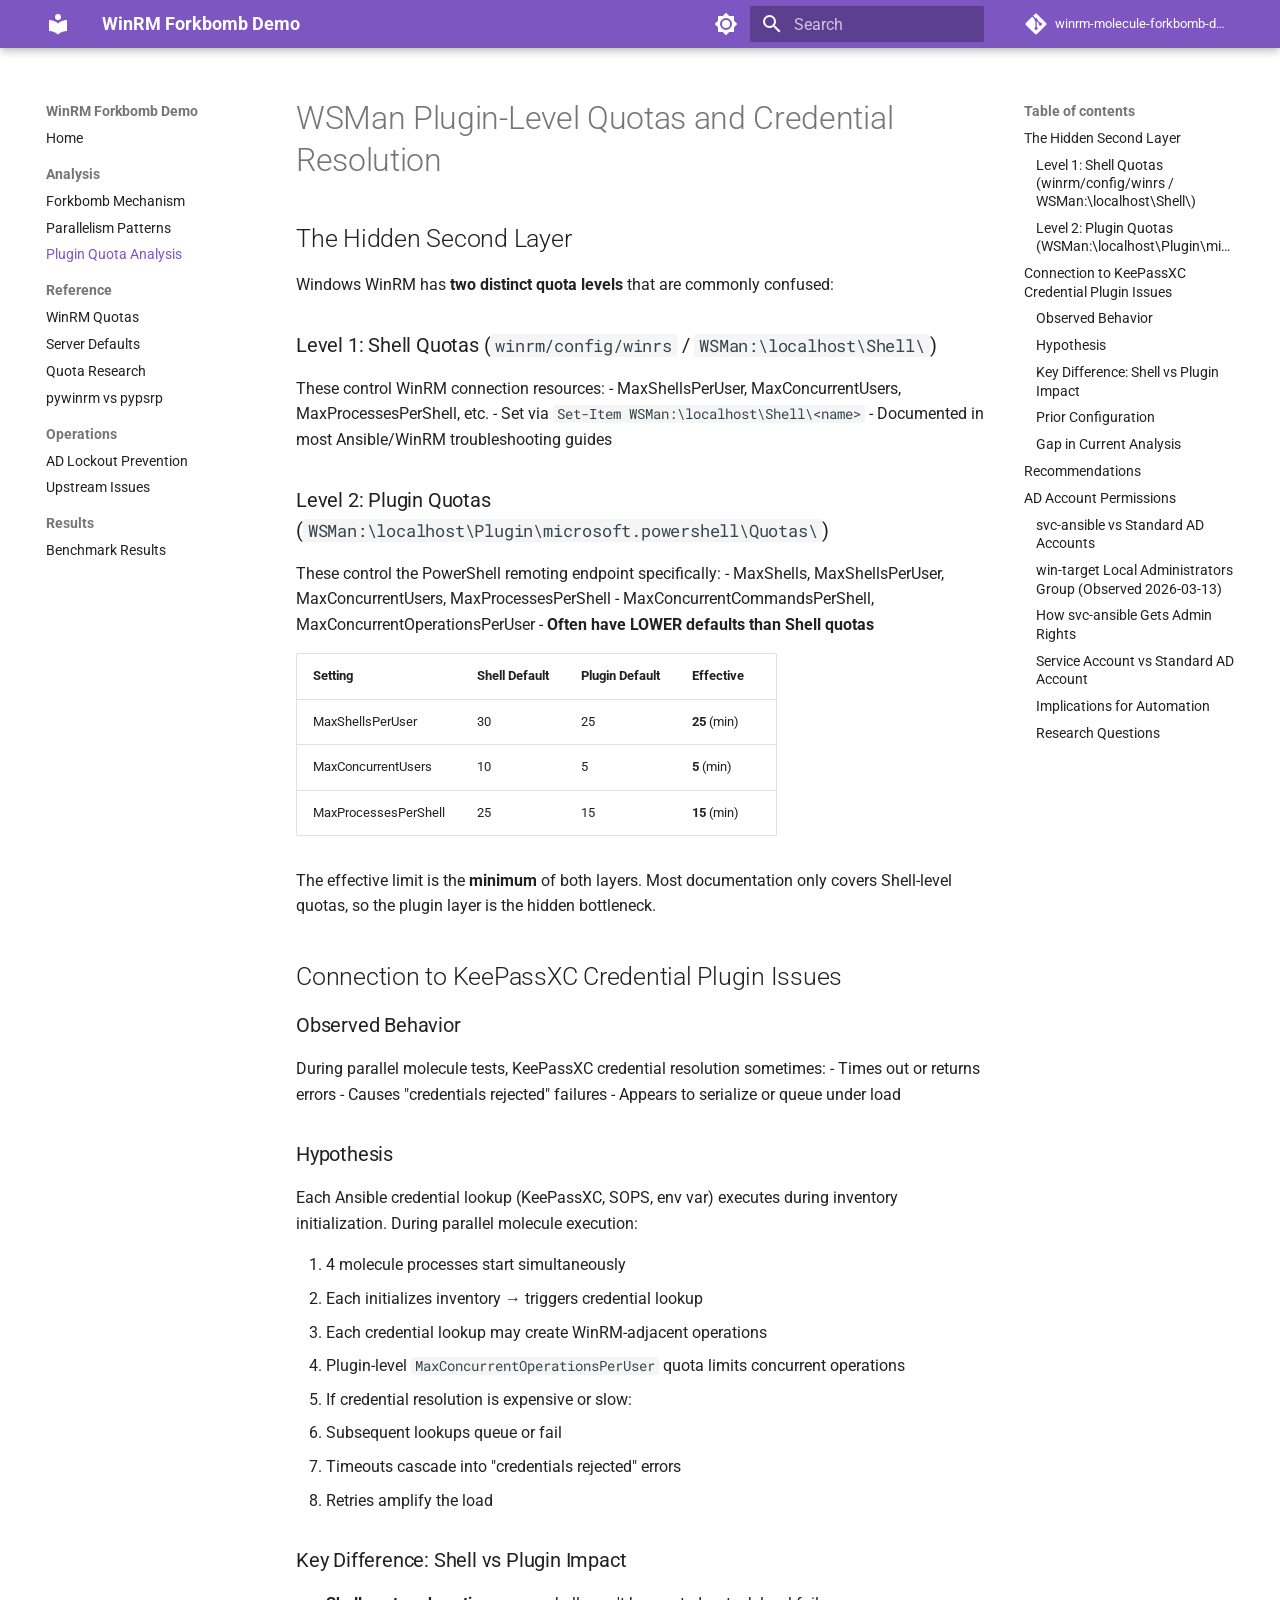
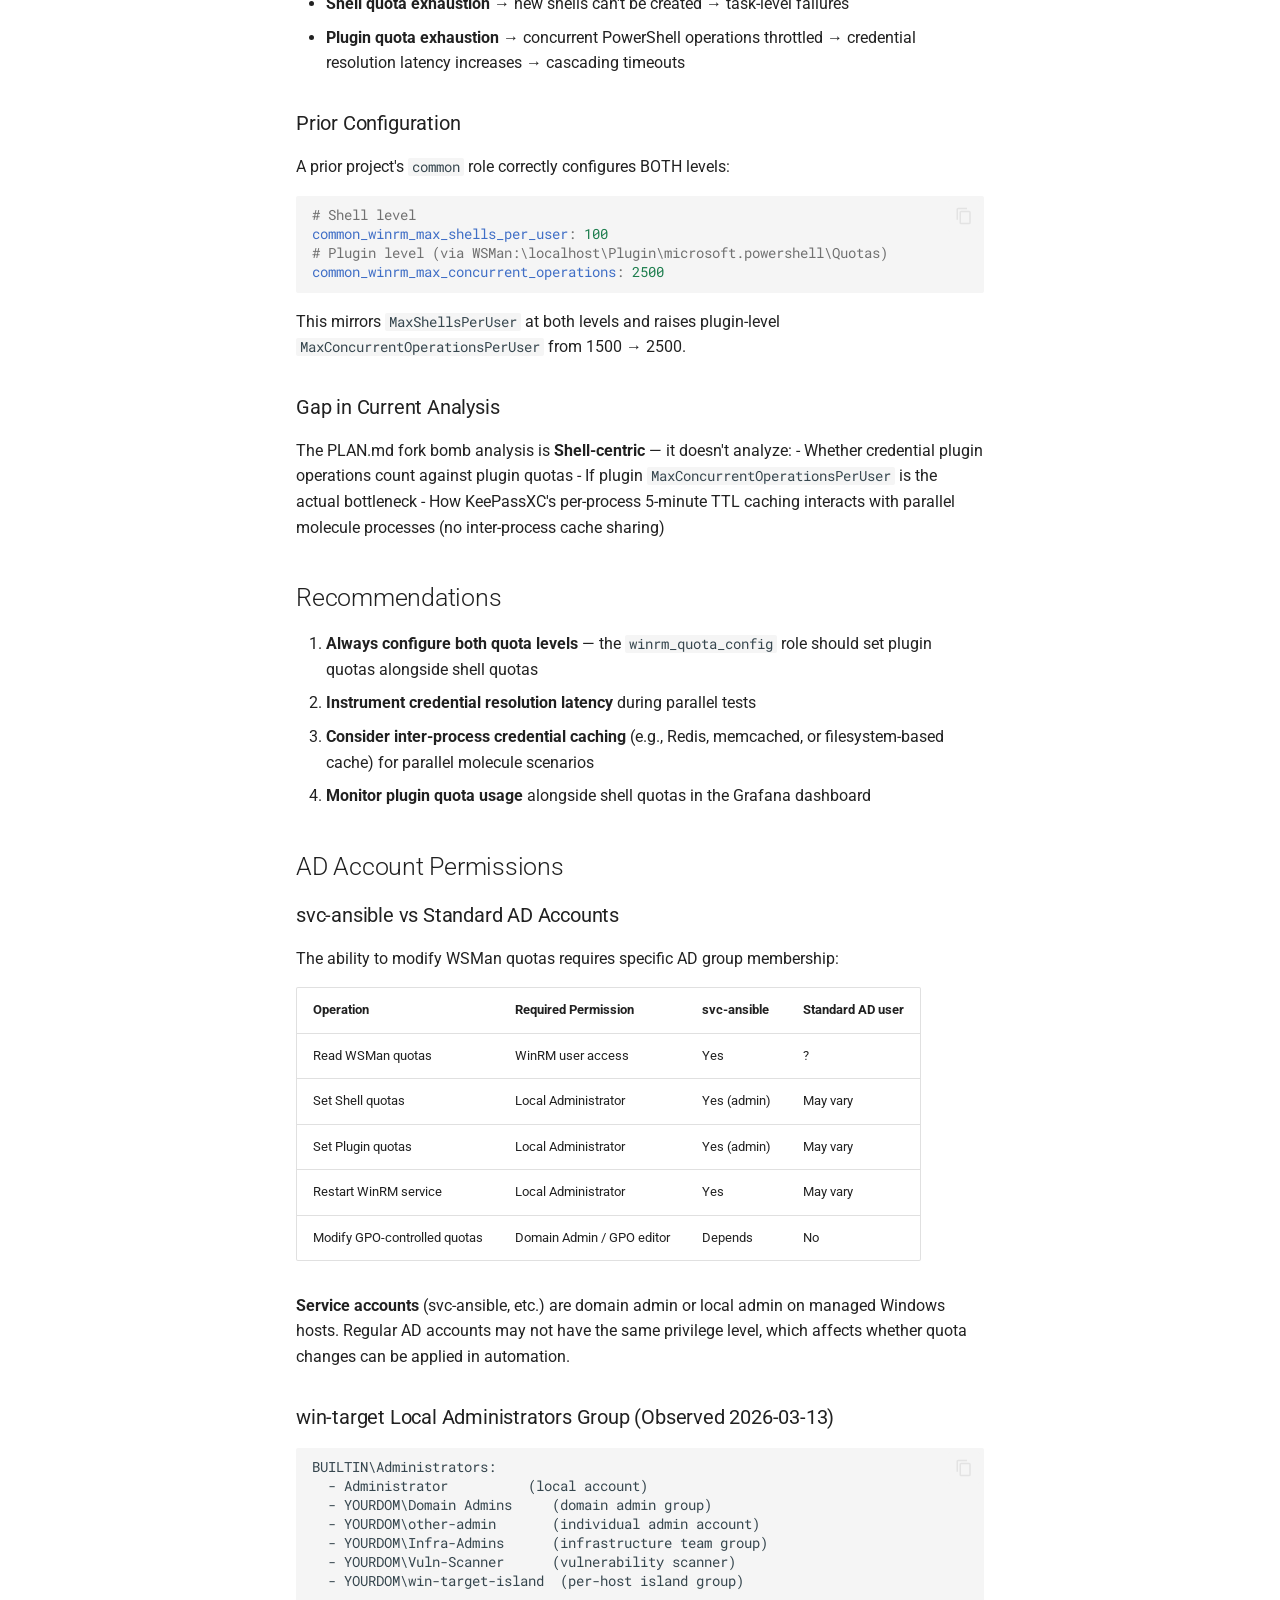
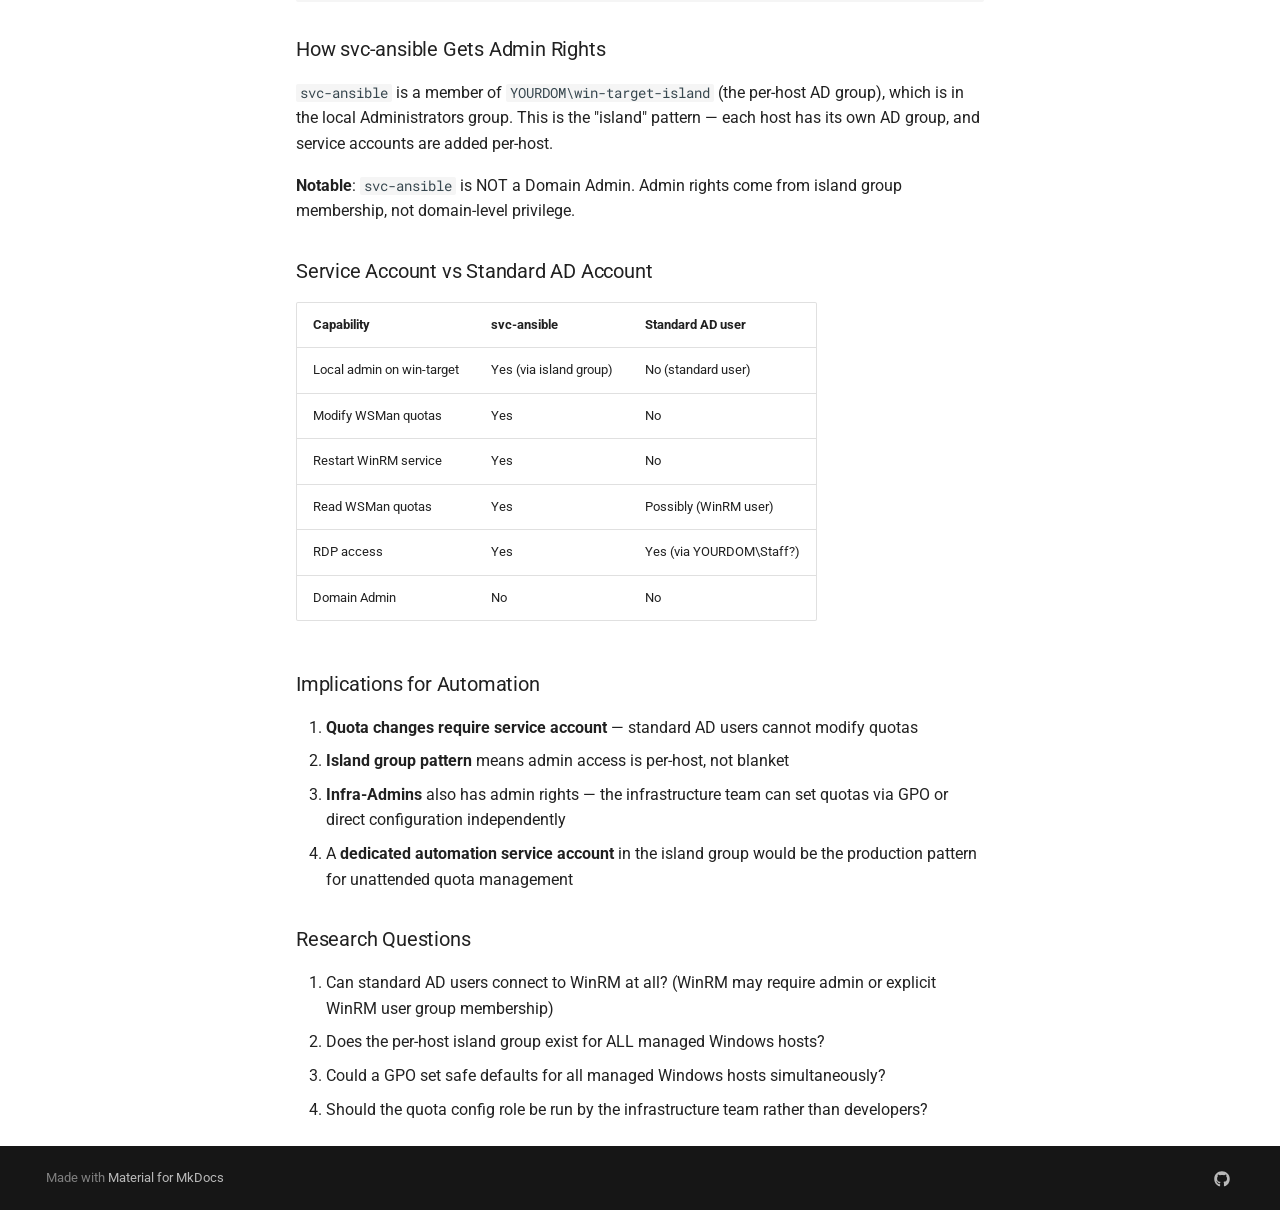
<file: plugin-quota-analysis/index.html>
<!doctype html>
<html lang="en" class="no-js">
  <head>
    
      <meta charset="utf-8">
      <meta name="viewport" content="width=device-width,initial-scale=1">
      
        <meta name="description" content="Research project demonstrating how Ansible's WinRM connection model causes authentication exhaustion and Active Directory lockouts.">
      
      
      
        <link rel="canonical" href="https://Jesssullivan.github.io/winrm-molecule-forkbomb-demo/plugin-quota-analysis/">
      
      
        <link rel="prev" href="../parallelism-patterns/">
      
      
        <link rel="next" href="../winrm-quotas/">
      
      
        
      
      
      <link rel="icon" href="../assets/images/favicon.png">
      <meta name="generator" content="mkdocs-1.6.1, mkdocs-material-9.7.5">
    
    
      
        <title>Plugin Quota Analysis - WinRM Forkbomb Demo</title>
      
    
    
      <link rel="stylesheet" href="../assets/stylesheets/main.484c7ddc.min.css">
      
        
        <link rel="stylesheet" href="../assets/stylesheets/palette.ab4e12ef.min.css">
      
      


    
    
      
    
    
      
        
        
        <link rel="preconnect" href="https://fonts.gstatic.com" crossorigin>
        <link rel="stylesheet" href="https://fonts.googleapis.com/css?family=Roboto:300,300i,400,400i,700,700i%7CRoboto+Mono:400,400i,700,700i&display=fallback">
        <style>:root{--md-text-font:"Roboto";--md-code-font:"Roboto Mono"}</style>
      
    
    
    <script>__md_scope=new URL("..",location),__md_hash=e=>[...e].reduce(((e,_)=>(e<<5)-e+_.charCodeAt(0)),0),__md_get=(e,_=localStorage,t=__md_scope)=>JSON.parse(_.getItem(t.pathname+"."+e)),__md_set=(e,_,t=localStorage,a=__md_scope)=>{try{t.setItem(a.pathname+"."+e,JSON.stringify(_))}catch(e){}}</script>
    
      

    
    
  </head>
  
  
    
    
      
    
    
    
    
    <body dir="ltr" data-md-color-scheme="default" data-md-color-primary="deep-purple" data-md-color-accent="amber">
  
    
    <input class="md-toggle" data-md-toggle="drawer" type="checkbox" id="__drawer" autocomplete="off">
    <input class="md-toggle" data-md-toggle="search" type="checkbox" id="__search" autocomplete="off">
    <label class="md-overlay" for="__drawer"></label>
    <div data-md-component="skip">
      
        
        <a href="#wsman-plugin-level-quotas-and-credential-resolution" class="md-skip">
          Skip to content
        </a>
      
    </div>
    <div data-md-component="announce">
      
    </div>
    
    
      

  

<header class="md-header md-header--shadow" data-md-component="header">
  <nav class="md-header__inner md-grid" aria-label="Header">
    <a href=".." title="WinRM Forkbomb Demo" class="md-header__button md-logo" aria-label="WinRM Forkbomb Demo" data-md-component="logo">
      
  
  <svg xmlns="http://www.w3.org/2000/svg" viewBox="0 0 24 24"><path d="M12 8a3 3 0 0 0 3-3 3 3 0 0 0-3-3 3 3 0 0 0-3 3 3 3 0 0 0 3 3m0 3.54C9.64 9.35 6.5 8 3 8v11c3.5 0 6.64 1.35 9 3.54 2.36-2.19 5.5-3.54 9-3.54V8c-3.5 0-6.64 1.35-9 3.54"/></svg>

    </a>
    <label class="md-header__button md-icon" for="__drawer">
      
      <svg xmlns="http://www.w3.org/2000/svg" viewBox="0 0 24 24"><path d="M3 6h18v2H3zm0 5h18v2H3zm0 5h18v2H3z"/></svg>
    </label>
    <div class="md-header__title" data-md-component="header-title">
      <div class="md-header__ellipsis">
        <div class="md-header__topic">
          <span class="md-ellipsis">
            WinRM Forkbomb Demo
          </span>
        </div>
        <div class="md-header__topic" data-md-component="header-topic">
          <span class="md-ellipsis">
            
              Plugin Quota Analysis
            
          </span>
        </div>
      </div>
    </div>
    
      
        <form class="md-header__option" data-md-component="palette">
  
    
    
    
    <input class="md-option" data-md-color-media="(prefers-color-scheme: light)" data-md-color-scheme="default" data-md-color-primary="deep-purple" data-md-color-accent="amber"  aria-label="Switch to dark mode"  type="radio" name="__palette" id="__palette_0">
    
      <label class="md-header__button md-icon" title="Switch to dark mode" for="__palette_1" hidden>
        <svg xmlns="http://www.w3.org/2000/svg" viewBox="0 0 24 24"><path d="M12 8a4 4 0 0 0-4 4 4 4 0 0 0 4 4 4 4 0 0 0 4-4 4 4 0 0 0-4-4m0 10a6 6 0 0 1-6-6 6 6 0 0 1 6-6 6 6 0 0 1 6 6 6 6 0 0 1-6 6m8-9.31V4h-4.69L12 .69 8.69 4H4v4.69L.69 12 4 15.31V20h4.69L12 23.31 15.31 20H20v-4.69L23.31 12z"/></svg>
      </label>
    
  
    
    
    
    <input class="md-option" data-md-color-media="(prefers-color-scheme: dark)" data-md-color-scheme="slate" data-md-color-primary="deep-purple" data-md-color-accent="amber"  aria-label="Switch to light mode"  type="radio" name="__palette" id="__palette_1">
    
      <label class="md-header__button md-icon" title="Switch to light mode" for="__palette_0" hidden>
        <svg xmlns="http://www.w3.org/2000/svg" viewBox="0 0 24 24"><path d="M12 18c-.89 0-1.74-.2-2.5-.55C11.56 16.5 13 14.42 13 12s-1.44-4.5-3.5-5.45C10.26 6.2 11.11 6 12 6a6 6 0 0 1 6 6 6 6 0 0 1-6 6m8-9.31V4h-4.69L12 .69 8.69 4H4v4.69L.69 12 4 15.31V20h4.69L12 23.31 15.31 20H20v-4.69L23.31 12z"/></svg>
      </label>
    
  
</form>
      
    
    
      <script>var palette=__md_get("__palette");if(palette&&palette.color){if("(prefers-color-scheme)"===palette.color.media){var media=matchMedia("(prefers-color-scheme: light)"),input=document.querySelector(media.matches?"[data-md-color-media='(prefers-color-scheme: light)']":"[data-md-color-media='(prefers-color-scheme: dark)']");palette.color.media=input.getAttribute("data-md-color-media"),palette.color.scheme=input.getAttribute("data-md-color-scheme"),palette.color.primary=input.getAttribute("data-md-color-primary"),palette.color.accent=input.getAttribute("data-md-color-accent")}for(var[key,value]of Object.entries(palette.color))document.body.setAttribute("data-md-color-"+key,value)}</script>
    
    
    
      
      
        <label class="md-header__button md-icon" for="__search">
          
          <svg xmlns="http://www.w3.org/2000/svg" viewBox="0 0 24 24"><path d="M9.5 3A6.5 6.5 0 0 1 16 9.5c0 1.61-.59 3.09-1.56 4.23l.27.27h.79l5 5-1.5 1.5-5-5v-.79l-.27-.27A6.52 6.52 0 0 1 9.5 16 6.5 6.5 0 0 1 3 9.5 6.5 6.5 0 0 1 9.5 3m0 2C7 5 5 7 5 9.5S7 14 9.5 14 14 12 14 9.5 12 5 9.5 5"/></svg>
        </label>
        <div class="md-search" data-md-component="search" role="dialog">
  <label class="md-search__overlay" for="__search"></label>
  <div class="md-search__inner" role="search">
    <form class="md-search__form" name="search">
      <input type="text" class="md-search__input" name="query" aria-label="Search" placeholder="Search" autocapitalize="off" autocorrect="off" autocomplete="off" spellcheck="false" data-md-component="search-query" required>
      <label class="md-search__icon md-icon" for="__search">
        
        <svg xmlns="http://www.w3.org/2000/svg" viewBox="0 0 24 24"><path d="M9.5 3A6.5 6.5 0 0 1 16 9.5c0 1.61-.59 3.09-1.56 4.23l.27.27h.79l5 5-1.5 1.5-5-5v-.79l-.27-.27A6.52 6.52 0 0 1 9.5 16 6.5 6.5 0 0 1 3 9.5 6.5 6.5 0 0 1 9.5 3m0 2C7 5 5 7 5 9.5S7 14 9.5 14 14 12 14 9.5 12 5 9.5 5"/></svg>
        
        <svg xmlns="http://www.w3.org/2000/svg" viewBox="0 0 24 24"><path d="M20 11v2H8l5.5 5.5-1.42 1.42L4.16 12l7.92-7.92L13.5 5.5 8 11z"/></svg>
      </label>
      <nav class="md-search__options" aria-label="Search">
        
        <button type="reset" class="md-search__icon md-icon" title="Clear" aria-label="Clear" tabindex="-1">
          
          <svg xmlns="http://www.w3.org/2000/svg" viewBox="0 0 24 24"><path d="M19 6.41 17.59 5 12 10.59 6.41 5 5 6.41 10.59 12 5 17.59 6.41 19 12 13.41 17.59 19 19 17.59 13.41 12z"/></svg>
        </button>
      </nav>
      
    </form>
    <div class="md-search__output">
      <div class="md-search__scrollwrap" tabindex="0" data-md-scrollfix>
        <div class="md-search-result" data-md-component="search-result">
          <div class="md-search-result__meta">
            Initializing search
          </div>
          <ol class="md-search-result__list" role="presentation"></ol>
        </div>
      </div>
    </div>
  </div>
</div>
      
    
    
      <div class="md-header__source">
        <a href="https://github.com/Jesssullivan/winrm-molecule-forkbomb-demo" title="Go to repository" class="md-source" data-md-component="source">
  <div class="md-source__icon md-icon">
    
    <svg xmlns="http://www.w3.org/2000/svg" viewBox="0 0 448 512"><!--! Font Awesome Free 7.1.0 by @fontawesome - https://fontawesome.com License - https://fontawesome.com/license/free (Icons: CC BY 4.0, Fonts: SIL OFL 1.1, Code: MIT License) Copyright 2025 Fonticons, Inc.--><path d="M439.6 236.1 244 40.5c-5.4-5.5-12.8-8.5-20.4-8.5s-15 3-20.4 8.4L162.5 81l51.5 51.5c27.1-9.1 52.7 16.8 43.4 43.7l49.7 49.7c34.2-11.8 61.2 31 35.5 56.7-26.5 26.5-70.2-2.9-56-37.3L240.3 199v121.9c25.3 12.5 22.3 41.8 9.1 55-6.4 6.4-15.2 10.1-24.3 10.1s-17.8-3.6-24.3-10.1c-17.6-17.6-11.1-46.9 11.2-56v-123c-20.8-8.5-24.6-30.7-18.6-45L142.6 101 8.5 235.1C3 240.6 0 247.9 0 255.5s3 15 8.5 20.4l195.6 195.7c5.4 5.4 12.7 8.4 20.4 8.4s15-3 20.4-8.4l194.7-194.7c5.4-5.4 8.4-12.8 8.4-20.4s-3-15-8.4-20.4"/></svg>
  </div>
  <div class="md-source__repository">
    winrm-molecule-forkbomb-demo
  </div>
</a>
      </div>
    
  </nav>
  
</header>
    
    <div class="md-container" data-md-component="container">
      
      
        
          
        
      
      <main class="md-main" data-md-component="main">
        <div class="md-main__inner md-grid">
          
            
              
              <div class="md-sidebar md-sidebar--primary" data-md-component="sidebar" data-md-type="navigation" >
                <div class="md-sidebar__scrollwrap">
                  <div class="md-sidebar__inner">
                    



<nav class="md-nav md-nav--primary" aria-label="Navigation" data-md-level="0">
  <label class="md-nav__title" for="__drawer">
    <a href=".." title="WinRM Forkbomb Demo" class="md-nav__button md-logo" aria-label="WinRM Forkbomb Demo" data-md-component="logo">
      
  
  <svg xmlns="http://www.w3.org/2000/svg" viewBox="0 0 24 24"><path d="M12 8a3 3 0 0 0 3-3 3 3 0 0 0-3-3 3 3 0 0 0-3 3 3 3 0 0 0 3 3m0 3.54C9.64 9.35 6.5 8 3 8v11c3.5 0 6.64 1.35 9 3.54 2.36-2.19 5.5-3.54 9-3.54V8c-3.5 0-6.64 1.35-9 3.54"/></svg>

    </a>
    WinRM Forkbomb Demo
  </label>
  
    <div class="md-nav__source">
      <a href="https://github.com/Jesssullivan/winrm-molecule-forkbomb-demo" title="Go to repository" class="md-source" data-md-component="source">
  <div class="md-source__icon md-icon">
    
    <svg xmlns="http://www.w3.org/2000/svg" viewBox="0 0 448 512"><!--! Font Awesome Free 7.1.0 by @fontawesome - https://fontawesome.com License - https://fontawesome.com/license/free (Icons: CC BY 4.0, Fonts: SIL OFL 1.1, Code: MIT License) Copyright 2025 Fonticons, Inc.--><path d="M439.6 236.1 244 40.5c-5.4-5.5-12.8-8.5-20.4-8.5s-15 3-20.4 8.4L162.5 81l51.5 51.5c27.1-9.1 52.7 16.8 43.4 43.7l49.7 49.7c34.2-11.8 61.2 31 35.5 56.7-26.5 26.5-70.2-2.9-56-37.3L240.3 199v121.9c25.3 12.5 22.3 41.8 9.1 55-6.4 6.4-15.2 10.1-24.3 10.1s-17.8-3.6-24.3-10.1c-17.6-17.6-11.1-46.9 11.2-56v-123c-20.8-8.5-24.6-30.7-18.6-45L142.6 101 8.5 235.1C3 240.6 0 247.9 0 255.5s3 15 8.5 20.4l195.6 195.7c5.4 5.4 12.7 8.4 20.4 8.4s15-3 20.4-8.4l194.7-194.7c5.4-5.4 8.4-12.8 8.4-20.4s-3-15-8.4-20.4"/></svg>
  </div>
  <div class="md-source__repository">
    winrm-molecule-forkbomb-demo
  </div>
</a>
    </div>
  
  <ul class="md-nav__list" data-md-scrollfix>
    
      
      
  
  
  
  
    <li class="md-nav__item">
      <a href=".." class="md-nav__link">
        
  
  
  <span class="md-ellipsis">
    
  
    Home
  

    
  </span>
  
  

      </a>
    </li>
  

    
      
      
  
  
    
  
  
  
    
    
    
    
      
        
        
      
    
    
    <li class="md-nav__item md-nav__item--active md-nav__item--section md-nav__item--nested">
      
        
        
        <input class="md-nav__toggle md-toggle " type="checkbox" id="__nav_2" checked>
        
          
          <label class="md-nav__link" for="__nav_2" id="__nav_2_label" tabindex="">
            
  
  
  <span class="md-ellipsis">
    
  
    Analysis
  

    
  </span>
  
  

            <span class="md-nav__icon md-icon"></span>
          </label>
        
        <nav class="md-nav" data-md-level="1" aria-labelledby="__nav_2_label" aria-expanded="true">
          <label class="md-nav__title" for="__nav_2">
            <span class="md-nav__icon md-icon"></span>
            
  
    Analysis
  

          </label>
          <ul class="md-nav__list" data-md-scrollfix>
            
              
                
  
  
  
  
    <li class="md-nav__item">
      <a href="../forkbomb-mechanism/" class="md-nav__link">
        
  
  
  <span class="md-ellipsis">
    
  
    Forkbomb Mechanism
  

    
  </span>
  
  

      </a>
    </li>
  

              
            
              
                
  
  
  
  
    <li class="md-nav__item">
      <a href="../parallelism-patterns/" class="md-nav__link">
        
  
  
  <span class="md-ellipsis">
    
  
    Parallelism Patterns
  

    
  </span>
  
  

      </a>
    </li>
  

              
            
              
                
  
  
    
  
  
  
    <li class="md-nav__item md-nav__item--active">
      
      <input class="md-nav__toggle md-toggle" type="checkbox" id="__toc">
      
      
        
      
      
        <label class="md-nav__link md-nav__link--active" for="__toc">
          
  
  
  <span class="md-ellipsis">
    
  
    Plugin Quota Analysis
  

    
  </span>
  
  

          <span class="md-nav__icon md-icon"></span>
        </label>
      
      <a href="./" class="md-nav__link md-nav__link--active">
        
  
  
  <span class="md-ellipsis">
    
  
    Plugin Quota Analysis
  

    
  </span>
  
  

      </a>
      
        

<nav class="md-nav md-nav--secondary" aria-label="Table of contents">
  
  
  
    
  
  
    <label class="md-nav__title" for="__toc">
      <span class="md-nav__icon md-icon"></span>
      Table of contents
    </label>
    <ul class="md-nav__list" data-md-component="toc" data-md-scrollfix>
      
        <li class="md-nav__item">
  <a href="#the-hidden-second-layer" class="md-nav__link">
    <span class="md-ellipsis">
      
        The Hidden Second Layer
      
    </span>
  </a>
  
    <nav class="md-nav" aria-label="The Hidden Second Layer">
      <ul class="md-nav__list">
        
          <li class="md-nav__item">
  <a href="#level-1-shell-quotas-winrmconfigwinrs-wsmanlocalhostshell" class="md-nav__link">
    <span class="md-ellipsis">
      
        Level 1: Shell Quotas (winrm/config/winrs / WSMan:\localhost\Shell\)
      
    </span>
  </a>
  
</li>
        
          <li class="md-nav__item">
  <a href="#level-2-plugin-quotas-wsmanlocalhostpluginmicrosoftpowershellquotas" class="md-nav__link">
    <span class="md-ellipsis">
      
        Level 2: Plugin Quotas (WSMan:\localhost\Plugin\microsoft.powershell\Quotas\)
      
    </span>
  </a>
  
</li>
        
      </ul>
    </nav>
  
</li>
      
        <li class="md-nav__item">
  <a href="#connection-to-keepassxc-credential-plugin-issues" class="md-nav__link">
    <span class="md-ellipsis">
      
        Connection to KeePassXC Credential Plugin Issues
      
    </span>
  </a>
  
    <nav class="md-nav" aria-label="Connection to KeePassXC Credential Plugin Issues">
      <ul class="md-nav__list">
        
          <li class="md-nav__item">
  <a href="#observed-behavior" class="md-nav__link">
    <span class="md-ellipsis">
      
        Observed Behavior
      
    </span>
  </a>
  
</li>
        
          <li class="md-nav__item">
  <a href="#hypothesis" class="md-nav__link">
    <span class="md-ellipsis">
      
        Hypothesis
      
    </span>
  </a>
  
</li>
        
          <li class="md-nav__item">
  <a href="#key-difference-shell-vs-plugin-impact" class="md-nav__link">
    <span class="md-ellipsis">
      
        Key Difference: Shell vs Plugin Impact
      
    </span>
  </a>
  
</li>
        
          <li class="md-nav__item">
  <a href="#prior-configuration" class="md-nav__link">
    <span class="md-ellipsis">
      
        Prior Configuration
      
    </span>
  </a>
  
</li>
        
          <li class="md-nav__item">
  <a href="#gap-in-current-analysis" class="md-nav__link">
    <span class="md-ellipsis">
      
        Gap in Current Analysis
      
    </span>
  </a>
  
</li>
        
      </ul>
    </nav>
  
</li>
      
        <li class="md-nav__item">
  <a href="#recommendations" class="md-nav__link">
    <span class="md-ellipsis">
      
        Recommendations
      
    </span>
  </a>
  
</li>
      
        <li class="md-nav__item">
  <a href="#ad-account-permissions" class="md-nav__link">
    <span class="md-ellipsis">
      
        AD Account Permissions
      
    </span>
  </a>
  
    <nav class="md-nav" aria-label="AD Account Permissions">
      <ul class="md-nav__list">
        
          <li class="md-nav__item">
  <a href="#svc-ansible-vs-standard-ad-accounts" class="md-nav__link">
    <span class="md-ellipsis">
      
        svc-ansible vs Standard AD Accounts
      
    </span>
  </a>
  
</li>
        
          <li class="md-nav__item">
  <a href="#win-target-local-administrators-group-observed-2026-03-13" class="md-nav__link">
    <span class="md-ellipsis">
      
        win-target Local Administrators Group (Observed 2026-03-13)
      
    </span>
  </a>
  
</li>
        
          <li class="md-nav__item">
  <a href="#how-svc-ansible-gets-admin-rights" class="md-nav__link">
    <span class="md-ellipsis">
      
        How svc-ansible Gets Admin Rights
      
    </span>
  </a>
  
</li>
        
          <li class="md-nav__item">
  <a href="#service-account-vs-standard-ad-account" class="md-nav__link">
    <span class="md-ellipsis">
      
        Service Account vs Standard AD Account
      
    </span>
  </a>
  
</li>
        
          <li class="md-nav__item">
  <a href="#implications-for-automation" class="md-nav__link">
    <span class="md-ellipsis">
      
        Implications for Automation
      
    </span>
  </a>
  
</li>
        
          <li class="md-nav__item">
  <a href="#research-questions" class="md-nav__link">
    <span class="md-ellipsis">
      
        Research Questions
      
    </span>
  </a>
  
</li>
        
      </ul>
    </nav>
  
</li>
      
    </ul>
  
</nav>
      
    </li>
  

              
            
          </ul>
        </nav>
      
    </li>
  

    
      
      
  
  
  
  
    
    
    
    
      
        
        
      
    
    
    <li class="md-nav__item md-nav__item--section md-nav__item--nested">
      
        
        
          
        
        <input class="md-nav__toggle md-toggle md-toggle--indeterminate" type="checkbox" id="__nav_3" >
        
          
          <label class="md-nav__link" for="__nav_3" id="__nav_3_label" tabindex="">
            
  
  
  <span class="md-ellipsis">
    
  
    Reference
  

    
  </span>
  
  

            <span class="md-nav__icon md-icon"></span>
          </label>
        
        <nav class="md-nav" data-md-level="1" aria-labelledby="__nav_3_label" aria-expanded="false">
          <label class="md-nav__title" for="__nav_3">
            <span class="md-nav__icon md-icon"></span>
            
  
    Reference
  

          </label>
          <ul class="md-nav__list" data-md-scrollfix>
            
              
                
  
  
  
  
    <li class="md-nav__item">
      <a href="../winrm-quotas/" class="md-nav__link">
        
  
  
  <span class="md-ellipsis">
    
  
    WinRM Quotas
  

    
  </span>
  
  

      </a>
    </li>
  

              
            
              
                
  
  
  
  
    <li class="md-nav__item">
      <a href="../winrm-server-defaults/" class="md-nav__link">
        
  
  
  <span class="md-ellipsis">
    
  
    Server Defaults
  

    
  </span>
  
  

      </a>
    </li>
  

              
            
              
                
  
  
  
  
    <li class="md-nav__item">
      <a href="../winrm-quota-research/" class="md-nav__link">
        
  
  
  <span class="md-ellipsis">
    
  
    Quota Research
  

    
  </span>
  
  

      </a>
    </li>
  

              
            
              
                
  
  
  
  
    <li class="md-nav__item">
      <a href="../pywinrm-vs-pypsrp/" class="md-nav__link">
        
  
  
  <span class="md-ellipsis">
    
  
    pywinrm vs pypsrp
  

    
  </span>
  
  

      </a>
    </li>
  

              
            
          </ul>
        </nav>
      
    </li>
  

    
      
      
  
  
  
  
    
    
    
    
      
        
        
      
    
    
    <li class="md-nav__item md-nav__item--section md-nav__item--nested">
      
        
        
          
        
        <input class="md-nav__toggle md-toggle md-toggle--indeterminate" type="checkbox" id="__nav_4" >
        
          
          <label class="md-nav__link" for="__nav_4" id="__nav_4_label" tabindex="">
            
  
  
  <span class="md-ellipsis">
    
  
    Operations
  

    
  </span>
  
  

            <span class="md-nav__icon md-icon"></span>
          </label>
        
        <nav class="md-nav" data-md-level="1" aria-labelledby="__nav_4_label" aria-expanded="false">
          <label class="md-nav__title" for="__nav_4">
            <span class="md-nav__icon md-icon"></span>
            
  
    Operations
  

          </label>
          <ul class="md-nav__list" data-md-scrollfix>
            
              
                
  
  
  
  
    <li class="md-nav__item">
      <a href="../ad-lockout-prevention/" class="md-nav__link">
        
  
  
  <span class="md-ellipsis">
    
  
    AD Lockout Prevention
  

    
  </span>
  
  

      </a>
    </li>
  

              
            
              
                
  
  
  
  
    <li class="md-nav__item">
      <a href="../upstream-issues/" class="md-nav__link">
        
  
  
  <span class="md-ellipsis">
    
  
    Upstream Issues
  

    
  </span>
  
  

      </a>
    </li>
  

              
            
          </ul>
        </nav>
      
    </li>
  

    
      
      
  
  
  
  
    
    
    
    
      
        
        
      
    
    
    <li class="md-nav__item md-nav__item--section md-nav__item--nested">
      
        
        
          
        
        <input class="md-nav__toggle md-toggle md-toggle--indeterminate" type="checkbox" id="__nav_5" >
        
          
          <label class="md-nav__link" for="__nav_5" id="__nav_5_label" tabindex="">
            
  
  
  <span class="md-ellipsis">
    
  
    Results
  

    
  </span>
  
  

            <span class="md-nav__icon md-icon"></span>
          </label>
        
        <nav class="md-nav" data-md-level="1" aria-labelledby="__nav_5_label" aria-expanded="false">
          <label class="md-nav__title" for="__nav_5">
            <span class="md-nav__icon md-icon"></span>
            
  
    Results
  

          </label>
          <ul class="md-nav__list" data-md-scrollfix>
            
              
                
  
  
  
  
    <li class="md-nav__item">
      <a href="../benchmark-results/" class="md-nav__link">
        
  
  
  <span class="md-ellipsis">
    
  
    Benchmark Results
  

    
  </span>
  
  

      </a>
    </li>
  

              
            
          </ul>
        </nav>
      
    </li>
  

    
  </ul>
</nav>
                  </div>
                </div>
              </div>
            
            
              
              <div class="md-sidebar md-sidebar--secondary" data-md-component="sidebar" data-md-type="toc" >
                <div class="md-sidebar__scrollwrap">
                  <div class="md-sidebar__inner">
                    

<nav class="md-nav md-nav--secondary" aria-label="Table of contents">
  
  
  
    
  
  
    <label class="md-nav__title" for="__toc">
      <span class="md-nav__icon md-icon"></span>
      Table of contents
    </label>
    <ul class="md-nav__list" data-md-component="toc" data-md-scrollfix>
      
        <li class="md-nav__item">
  <a href="#the-hidden-second-layer" class="md-nav__link">
    <span class="md-ellipsis">
      
        The Hidden Second Layer
      
    </span>
  </a>
  
    <nav class="md-nav" aria-label="The Hidden Second Layer">
      <ul class="md-nav__list">
        
          <li class="md-nav__item">
  <a href="#level-1-shell-quotas-winrmconfigwinrs-wsmanlocalhostshell" class="md-nav__link">
    <span class="md-ellipsis">
      
        Level 1: Shell Quotas (winrm/config/winrs / WSMan:\localhost\Shell\)
      
    </span>
  </a>
  
</li>
        
          <li class="md-nav__item">
  <a href="#level-2-plugin-quotas-wsmanlocalhostpluginmicrosoftpowershellquotas" class="md-nav__link">
    <span class="md-ellipsis">
      
        Level 2: Plugin Quotas (WSMan:\localhost\Plugin\microsoft.powershell\Quotas\)
      
    </span>
  </a>
  
</li>
        
      </ul>
    </nav>
  
</li>
      
        <li class="md-nav__item">
  <a href="#connection-to-keepassxc-credential-plugin-issues" class="md-nav__link">
    <span class="md-ellipsis">
      
        Connection to KeePassXC Credential Plugin Issues
      
    </span>
  </a>
  
    <nav class="md-nav" aria-label="Connection to KeePassXC Credential Plugin Issues">
      <ul class="md-nav__list">
        
          <li class="md-nav__item">
  <a href="#observed-behavior" class="md-nav__link">
    <span class="md-ellipsis">
      
        Observed Behavior
      
    </span>
  </a>
  
</li>
        
          <li class="md-nav__item">
  <a href="#hypothesis" class="md-nav__link">
    <span class="md-ellipsis">
      
        Hypothesis
      
    </span>
  </a>
  
</li>
        
          <li class="md-nav__item">
  <a href="#key-difference-shell-vs-plugin-impact" class="md-nav__link">
    <span class="md-ellipsis">
      
        Key Difference: Shell vs Plugin Impact
      
    </span>
  </a>
  
</li>
        
          <li class="md-nav__item">
  <a href="#prior-configuration" class="md-nav__link">
    <span class="md-ellipsis">
      
        Prior Configuration
      
    </span>
  </a>
  
</li>
        
          <li class="md-nav__item">
  <a href="#gap-in-current-analysis" class="md-nav__link">
    <span class="md-ellipsis">
      
        Gap in Current Analysis
      
    </span>
  </a>
  
</li>
        
      </ul>
    </nav>
  
</li>
      
        <li class="md-nav__item">
  <a href="#recommendations" class="md-nav__link">
    <span class="md-ellipsis">
      
        Recommendations
      
    </span>
  </a>
  
</li>
      
        <li class="md-nav__item">
  <a href="#ad-account-permissions" class="md-nav__link">
    <span class="md-ellipsis">
      
        AD Account Permissions
      
    </span>
  </a>
  
    <nav class="md-nav" aria-label="AD Account Permissions">
      <ul class="md-nav__list">
        
          <li class="md-nav__item">
  <a href="#svc-ansible-vs-standard-ad-accounts" class="md-nav__link">
    <span class="md-ellipsis">
      
        svc-ansible vs Standard AD Accounts
      
    </span>
  </a>
  
</li>
        
          <li class="md-nav__item">
  <a href="#win-target-local-administrators-group-observed-2026-03-13" class="md-nav__link">
    <span class="md-ellipsis">
      
        win-target Local Administrators Group (Observed 2026-03-13)
      
    </span>
  </a>
  
</li>
        
          <li class="md-nav__item">
  <a href="#how-svc-ansible-gets-admin-rights" class="md-nav__link">
    <span class="md-ellipsis">
      
        How svc-ansible Gets Admin Rights
      
    </span>
  </a>
  
</li>
        
          <li class="md-nav__item">
  <a href="#service-account-vs-standard-ad-account" class="md-nav__link">
    <span class="md-ellipsis">
      
        Service Account vs Standard AD Account
      
    </span>
  </a>
  
</li>
        
          <li class="md-nav__item">
  <a href="#implications-for-automation" class="md-nav__link">
    <span class="md-ellipsis">
      
        Implications for Automation
      
    </span>
  </a>
  
</li>
        
          <li class="md-nav__item">
  <a href="#research-questions" class="md-nav__link">
    <span class="md-ellipsis">
      
        Research Questions
      
    </span>
  </a>
  
</li>
        
      </ul>
    </nav>
  
</li>
      
    </ul>
  
</nav>
                  </div>
                </div>
              </div>
            
          
          
            <div class="md-content" data-md-component="content">
              
              <article class="md-content__inner md-typeset">
                
                  


  
  


<h1 id="wsman-plugin-level-quotas-and-credential-resolution">WSMan Plugin-Level Quotas and Credential Resolution<a class="headerlink" href="#wsman-plugin-level-quotas-and-credential-resolution" title="Permanent link">&para;</a></h1>
<h2 id="the-hidden-second-layer">The Hidden Second Layer<a class="headerlink" href="#the-hidden-second-layer" title="Permanent link">&para;</a></h2>
<p>Windows WinRM has <strong>two distinct quota levels</strong> that are commonly confused:</p>
<h3 id="level-1-shell-quotas-winrmconfigwinrs-wsmanlocalhostshell">Level 1: Shell Quotas (<code>winrm/config/winrs</code> / <code>WSMan:\localhost\Shell\</code>)<a class="headerlink" href="#level-1-shell-quotas-winrmconfigwinrs-wsmanlocalhostshell" title="Permanent link">&para;</a></h3>
<p>These control WinRM connection resources:
- MaxShellsPerUser, MaxConcurrentUsers, MaxProcessesPerShell, etc.
- Set via <code>Set-Item WSMan:\localhost\Shell\&lt;name&gt;</code>
- Documented in most Ansible/WinRM troubleshooting guides</p>
<h3 id="level-2-plugin-quotas-wsmanlocalhostpluginmicrosoftpowershellquotas">Level 2: Plugin Quotas (<code>WSMan:\localhost\Plugin\microsoft.powershell\Quotas\</code>)<a class="headerlink" href="#level-2-plugin-quotas-wsmanlocalhostpluginmicrosoftpowershellquotas" title="Permanent link">&para;</a></h3>
<p>These control the PowerShell remoting endpoint specifically:
- MaxShells, MaxShellsPerUser, MaxConcurrentUsers, MaxProcessesPerShell
- MaxConcurrentCommandsPerShell, MaxConcurrentOperationsPerUser
- <strong>Often have LOWER defaults than Shell quotas</strong></p>
<table>
<thead>
<tr>
<th>Setting</th>
<th>Shell Default</th>
<th>Plugin Default</th>
<th>Effective</th>
</tr>
</thead>
<tbody>
<tr>
<td>MaxShellsPerUser</td>
<td>30</td>
<td>25</td>
<td><strong>25</strong> (min)</td>
</tr>
<tr>
<td>MaxConcurrentUsers</td>
<td>10</td>
<td>5</td>
<td><strong>5</strong> (min)</td>
</tr>
<tr>
<td>MaxProcessesPerShell</td>
<td>25</td>
<td>15</td>
<td><strong>15</strong> (min)</td>
</tr>
</tbody>
</table>
<p>The effective limit is the <strong>minimum</strong> of both layers. Most documentation only
covers Shell-level quotas, so the plugin layer is the hidden bottleneck.</p>
<h2 id="connection-to-keepassxc-credential-plugin-issues">Connection to KeePassXC Credential Plugin Issues<a class="headerlink" href="#connection-to-keepassxc-credential-plugin-issues" title="Permanent link">&para;</a></h2>
<h3 id="observed-behavior">Observed Behavior<a class="headerlink" href="#observed-behavior" title="Permanent link">&para;</a></h3>
<p>During parallel molecule tests, KeePassXC credential resolution sometimes:
- Times out or returns errors
- Causes "credentials rejected" failures
- Appears to serialize or queue under load</p>
<h3 id="hypothesis">Hypothesis<a class="headerlink" href="#hypothesis" title="Permanent link">&para;</a></h3>
<p>Each Ansible credential lookup (KeePassXC, SOPS, env var) executes during
inventory initialization. During parallel molecule execution:</p>
<ol>
<li>4 molecule processes start simultaneously</li>
<li>Each initializes inventory → triggers credential lookup</li>
<li>Each credential lookup may create WinRM-adjacent operations</li>
<li>Plugin-level <code>MaxConcurrentOperationsPerUser</code> quota limits concurrent operations</li>
<li>If credential resolution is expensive or slow:</li>
<li>Subsequent lookups queue or fail</li>
<li>Timeouts cascade into "credentials rejected" errors</li>
<li>Retries amplify the load</li>
</ol>
<h3 id="key-difference-shell-vs-plugin-impact">Key Difference: Shell vs Plugin Impact<a class="headerlink" href="#key-difference-shell-vs-plugin-impact" title="Permanent link">&para;</a></h3>
<ul>
<li><strong>Shell quota exhaustion</strong> → new shells can't be created → task-level failures</li>
<li><strong>Plugin quota exhaustion</strong> → concurrent PowerShell operations throttled →
  credential resolution latency increases → cascading timeouts</li>
</ul>
<h3 id="prior-configuration">Prior Configuration<a class="headerlink" href="#prior-configuration" title="Permanent link">&para;</a></h3>
<p>A prior project's <code>common</code> role correctly configures BOTH levels:
<div class="highlight"><pre><span></span><code><a id="__codelineno-0-1" name="__codelineno-0-1" href="#__codelineno-0-1"></a><span class="c1"># Shell level</span>
<a id="__codelineno-0-2" name="__codelineno-0-2" href="#__codelineno-0-2"></a><span class="nt">common_winrm_max_shells_per_user</span><span class="p">:</span><span class="w"> </span><span class="l l-Scalar l-Scalar-Plain">100</span>
<a id="__codelineno-0-3" name="__codelineno-0-3" href="#__codelineno-0-3"></a><span class="c1"># Plugin level (via WSMan:\localhost\Plugin\microsoft.powershell\Quotas)</span>
<a id="__codelineno-0-4" name="__codelineno-0-4" href="#__codelineno-0-4"></a><span class="nt">common_winrm_max_concurrent_operations</span><span class="p">:</span><span class="w"> </span><span class="l l-Scalar l-Scalar-Plain">2500</span>
</code></pre></div></p>
<p>This mirrors <code>MaxShellsPerUser</code> at both levels and raises plugin-level
<code>MaxConcurrentOperationsPerUser</code> from 1500 → 2500.</p>
<h3 id="gap-in-current-analysis">Gap in Current Analysis<a class="headerlink" href="#gap-in-current-analysis" title="Permanent link">&para;</a></h3>
<p>The PLAN.md fork bomb analysis is <strong>Shell-centric</strong> — it doesn't analyze:
- Whether credential plugin operations count against plugin quotas
- If plugin <code>MaxConcurrentOperationsPerUser</code> is the actual bottleneck
- How KeePassXC's per-process 5-minute TTL caching interacts with
  parallel molecule processes (no inter-process cache sharing)</p>
<h2 id="recommendations">Recommendations<a class="headerlink" href="#recommendations" title="Permanent link">&para;</a></h2>
<ol>
<li><strong>Always configure both quota levels</strong> — the <code>winrm_quota_config</code> role
   should set plugin quotas alongside shell quotas</li>
<li><strong>Instrument credential resolution latency</strong> during parallel tests</li>
<li><strong>Consider inter-process credential caching</strong> (e.g., Redis, memcached,
   or filesystem-based cache) for parallel molecule scenarios</li>
<li><strong>Monitor plugin quota usage</strong> alongside shell quotas in the Grafana dashboard</li>
</ol>
<h2 id="ad-account-permissions">AD Account Permissions<a class="headerlink" href="#ad-account-permissions" title="Permanent link">&para;</a></h2>
<h3 id="svc-ansible-vs-standard-ad-accounts">svc-ansible vs Standard AD Accounts<a class="headerlink" href="#svc-ansible-vs-standard-ad-accounts" title="Permanent link">&para;</a></h3>
<p>The ability to modify WSMan quotas requires specific AD group membership:</p>
<table>
<thead>
<tr>
<th>Operation</th>
<th>Required Permission</th>
<th>svc-ansible</th>
<th>Standard AD user</th>
</tr>
</thead>
<tbody>
<tr>
<td>Read WSMan quotas</td>
<td>WinRM user access</td>
<td>Yes</td>
<td>?</td>
</tr>
<tr>
<td>Set Shell quotas</td>
<td>Local Administrator</td>
<td>Yes (admin)</td>
<td>May vary</td>
</tr>
<tr>
<td>Set Plugin quotas</td>
<td>Local Administrator</td>
<td>Yes (admin)</td>
<td>May vary</td>
</tr>
<tr>
<td>Restart WinRM service</td>
<td>Local Administrator</td>
<td>Yes</td>
<td>May vary</td>
</tr>
<tr>
<td>Modify GPO-controlled quotas</td>
<td>Domain Admin / GPO editor</td>
<td>Depends</td>
<td>No</td>
</tr>
</tbody>
</table>
<p><strong>Service accounts</strong> (svc-ansible, etc.) are domain admin or local admin on
managed Windows hosts. Regular AD accounts may not have the same privilege
level, which affects whether quota changes can be applied in automation.</p>
<h3 id="win-target-local-administrators-group-observed-2026-03-13">win-target Local Administrators Group (Observed 2026-03-13)<a class="headerlink" href="#win-target-local-administrators-group-observed-2026-03-13" title="Permanent link">&para;</a></h3>
<div class="highlight"><pre><span></span><code><a id="__codelineno-1-1" name="__codelineno-1-1" href="#__codelineno-1-1"></a>BUILTIN\Administrators:
<a id="__codelineno-1-2" name="__codelineno-1-2" href="#__codelineno-1-2"></a>  - Administrator          (local account)
<a id="__codelineno-1-3" name="__codelineno-1-3" href="#__codelineno-1-3"></a>  - YOURDOM\Domain Admins     (domain admin group)
<a id="__codelineno-1-4" name="__codelineno-1-4" href="#__codelineno-1-4"></a>  - YOURDOM\other-admin       (individual admin account)
<a id="__codelineno-1-5" name="__codelineno-1-5" href="#__codelineno-1-5"></a>  - YOURDOM\Infra-Admins      (infrastructure team group)
<a id="__codelineno-1-6" name="__codelineno-1-6" href="#__codelineno-1-6"></a>  - YOURDOM\Vuln-Scanner      (vulnerability scanner)
<a id="__codelineno-1-7" name="__codelineno-1-7" href="#__codelineno-1-7"></a>  - YOURDOM\win-target-island  (per-host island group)
</code></pre></div>
<h3 id="how-svc-ansible-gets-admin-rights">How svc-ansible Gets Admin Rights<a class="headerlink" href="#how-svc-ansible-gets-admin-rights" title="Permanent link">&para;</a></h3>
<p><code>svc-ansible</code> is a member of <code>YOURDOM\win-target-island</code> (the per-host AD group), which
is in the local Administrators group. This is the "island" pattern — each
host has its own AD group, and service accounts are added per-host.</p>
<p><strong>Notable</strong>: <code>svc-ansible</code> is NOT a Domain Admin. Admin rights come from island
group membership, not domain-level privilege.</p>
<h3 id="service-account-vs-standard-ad-account">Service Account vs Standard AD Account<a class="headerlink" href="#service-account-vs-standard-ad-account" title="Permanent link">&para;</a></h3>
<table>
<thead>
<tr>
<th>Capability</th>
<th>svc-ansible</th>
<th>Standard AD user</th>
</tr>
</thead>
<tbody>
<tr>
<td>Local admin on win-target</td>
<td>Yes (via island group)</td>
<td>No (standard user)</td>
</tr>
<tr>
<td>Modify WSMan quotas</td>
<td>Yes</td>
<td>No</td>
</tr>
<tr>
<td>Restart WinRM service</td>
<td>Yes</td>
<td>No</td>
</tr>
<tr>
<td>Read WSMan quotas</td>
<td>Yes</td>
<td>Possibly (WinRM user)</td>
</tr>
<tr>
<td>RDP access</td>
<td>Yes</td>
<td>Yes (via YOURDOM\Staff?)</td>
</tr>
<tr>
<td>Domain Admin</td>
<td>No</td>
<td>No</td>
</tr>
</tbody>
</table>
<h3 id="implications-for-automation">Implications for Automation<a class="headerlink" href="#implications-for-automation" title="Permanent link">&para;</a></h3>
<ol>
<li><strong>Quota changes require service account</strong> — standard AD users cannot modify quotas</li>
<li><strong>Island group pattern</strong> means admin access is per-host, not blanket</li>
<li><strong>Infra-Admins</strong> also has admin rights — the infrastructure team can set quotas
   via GPO or direct configuration independently</li>
<li>A <strong>dedicated automation service account</strong> in the island group would be
   the production pattern for unattended quota management</li>
</ol>
<h3 id="research-questions">Research Questions<a class="headerlink" href="#research-questions" title="Permanent link">&para;</a></h3>
<ol>
<li>Can standard AD users connect to WinRM at all? (WinRM may require admin or
   explicit WinRM user group membership)</li>
<li>Does the per-host island group exist for ALL managed Windows hosts?</li>
<li>Could a GPO set safe defaults for all managed Windows hosts simultaneously?</li>
<li>Should the quota config role be run by the infrastructure team rather than developers?</li>
</ol>












                
              </article>
            </div>
          
          
<script>var target=document.getElementById(location.hash.slice(1));target&&target.name&&(target.checked=target.name.startsWith("__tabbed_"))</script>
        </div>
        
      </main>
      
        <footer class="md-footer">
  
  <div class="md-footer-meta md-typeset">
    <div class="md-footer-meta__inner md-grid">
      <div class="md-copyright">
  
  
    Made with
    <a href="https://squidfunk.github.io/mkdocs-material/" target="_blank" rel="noopener">
      Material for MkDocs
    </a>
  
</div>
      
        
<div class="md-social">
  
    
    
    
    
      
      
    
    <a href="https://github.com/Jesssullivan/winrm-molecule-forkbomb-demo" target="_blank" rel="noopener" title="github.com" class="md-social__link">
      <svg xmlns="http://www.w3.org/2000/svg" viewBox="0 0 512 512"><!--! Font Awesome Free 7.1.0 by @fontawesome - https://fontawesome.com License - https://fontawesome.com/license/free (Icons: CC BY 4.0, Fonts: SIL OFL 1.1, Code: MIT License) Copyright 2025 Fonticons, Inc.--><path d="M173.9 397.4c0 2-2.3 3.6-5.2 3.6-3.3.3-5.6-1.3-5.6-3.6 0-2 2.3-3.6 5.2-3.6 3-.3 5.6 1.3 5.6 3.6m-31.1-4.5c-.7 2 1.3 4.3 4.3 4.9 2.6 1 5.6 0 6.2-2s-1.3-4.3-4.3-5.2c-2.6-.7-5.5.3-6.2 2.3m44.2-1.7c-2.9.7-4.9 2.6-4.6 4.9.3 2 2.9 3.3 5.9 2.6 2.9-.7 4.9-2.6 4.6-4.6-.3-1.9-3-3.2-5.9-2.9M252.8 8C114.1 8 8 113.3 8 252c0 110.9 69.8 205.8 169.5 239.2 12.8 2.3 17.3-5.6 17.3-12.1 0-6.2-.3-40.4-.3-61.4 0 0-70 15-84.7-29.8 0 0-11.4-29.1-27.8-36.6 0 0-22.9-15.7 1.6-15.4 0 0 24.9 2 38.6 25.8 21.9 38.6 58.6 27.5 72.9 20.9 2.3-16 8.8-27.1 16-33.7-55.9-6.2-112.3-14.3-112.3-110.5 0-27.5 7.6-41.3 23.6-58.9-2.6-6.5-11.1-33.3 2.6-67.9 20.9-6.5 69 27 69 27 20-5.6 41.5-8.5 62.8-8.5s42.8 2.9 62.8 8.5c0 0 48.1-33.6 69-27 13.7 34.7 5.2 61.4 2.6 67.9 16 17.7 25.8 31.5 25.8 58.9 0 96.5-58.9 104.2-114.8 110.5 9.2 7.9 17 22.9 17 46.4 0 33.7-.3 75.4-.3 83.6 0 6.5 4.6 14.4 17.3 12.1C436.2 457.8 504 362.9 504 252 504 113.3 391.5 8 252.8 8M105.2 352.9c-1.3 1-1 3.3.7 5.2 1.6 1.6 3.9 2.3 5.2 1 1.3-1 1-3.3-.7-5.2-1.6-1.6-3.9-2.3-5.2-1m-10.8-8.1c-.7 1.3.3 2.9 2.3 3.9 1.6 1 3.6.7 4.3-.7.7-1.3-.3-2.9-2.3-3.9-2-.6-3.6-.3-4.3.7m32.4 35.6c-1.6 1.3-1 4.3 1.3 6.2 2.3 2.3 5.2 2.6 6.5 1 1.3-1.3.7-4.3-1.3-6.2-2.2-2.3-5.2-2.6-6.5-1m-11.4-14.7c-1.6 1-1.6 3.6 0 5.9s4.3 3.3 5.6 2.3c1.6-1.3 1.6-3.9 0-6.2-1.4-2.3-4-3.3-5.6-2"/></svg>
    </a>
  
</div>
      
    </div>
  </div>
</footer>
      
    </div>
    <div class="md-dialog" data-md-component="dialog">
      <div class="md-dialog__inner md-typeset"></div>
    </div>
    
    
    
      
      
      <script id="__config" type="application/json">{"annotate": null, "base": "..", "features": ["navigation.sections", "navigation.expand", "content.code.copy"], "search": "../assets/javascripts/workers/search.2c215733.min.js", "tags": null, "translations": {"clipboard.copied": "Copied to clipboard", "clipboard.copy": "Copy to clipboard", "search.result.more.one": "1 more on this page", "search.result.more.other": "# more on this page", "search.result.none": "No matching documents", "search.result.one": "1 matching document", "search.result.other": "# matching documents", "search.result.placeholder": "Type to start searching", "search.result.term.missing": "Missing", "select.version": "Select version"}, "version": null}</script>
    
    
      <script src="../assets/javascripts/bundle.79ae519e.min.js"></script>
      
    
  </body>
</html>
</file>
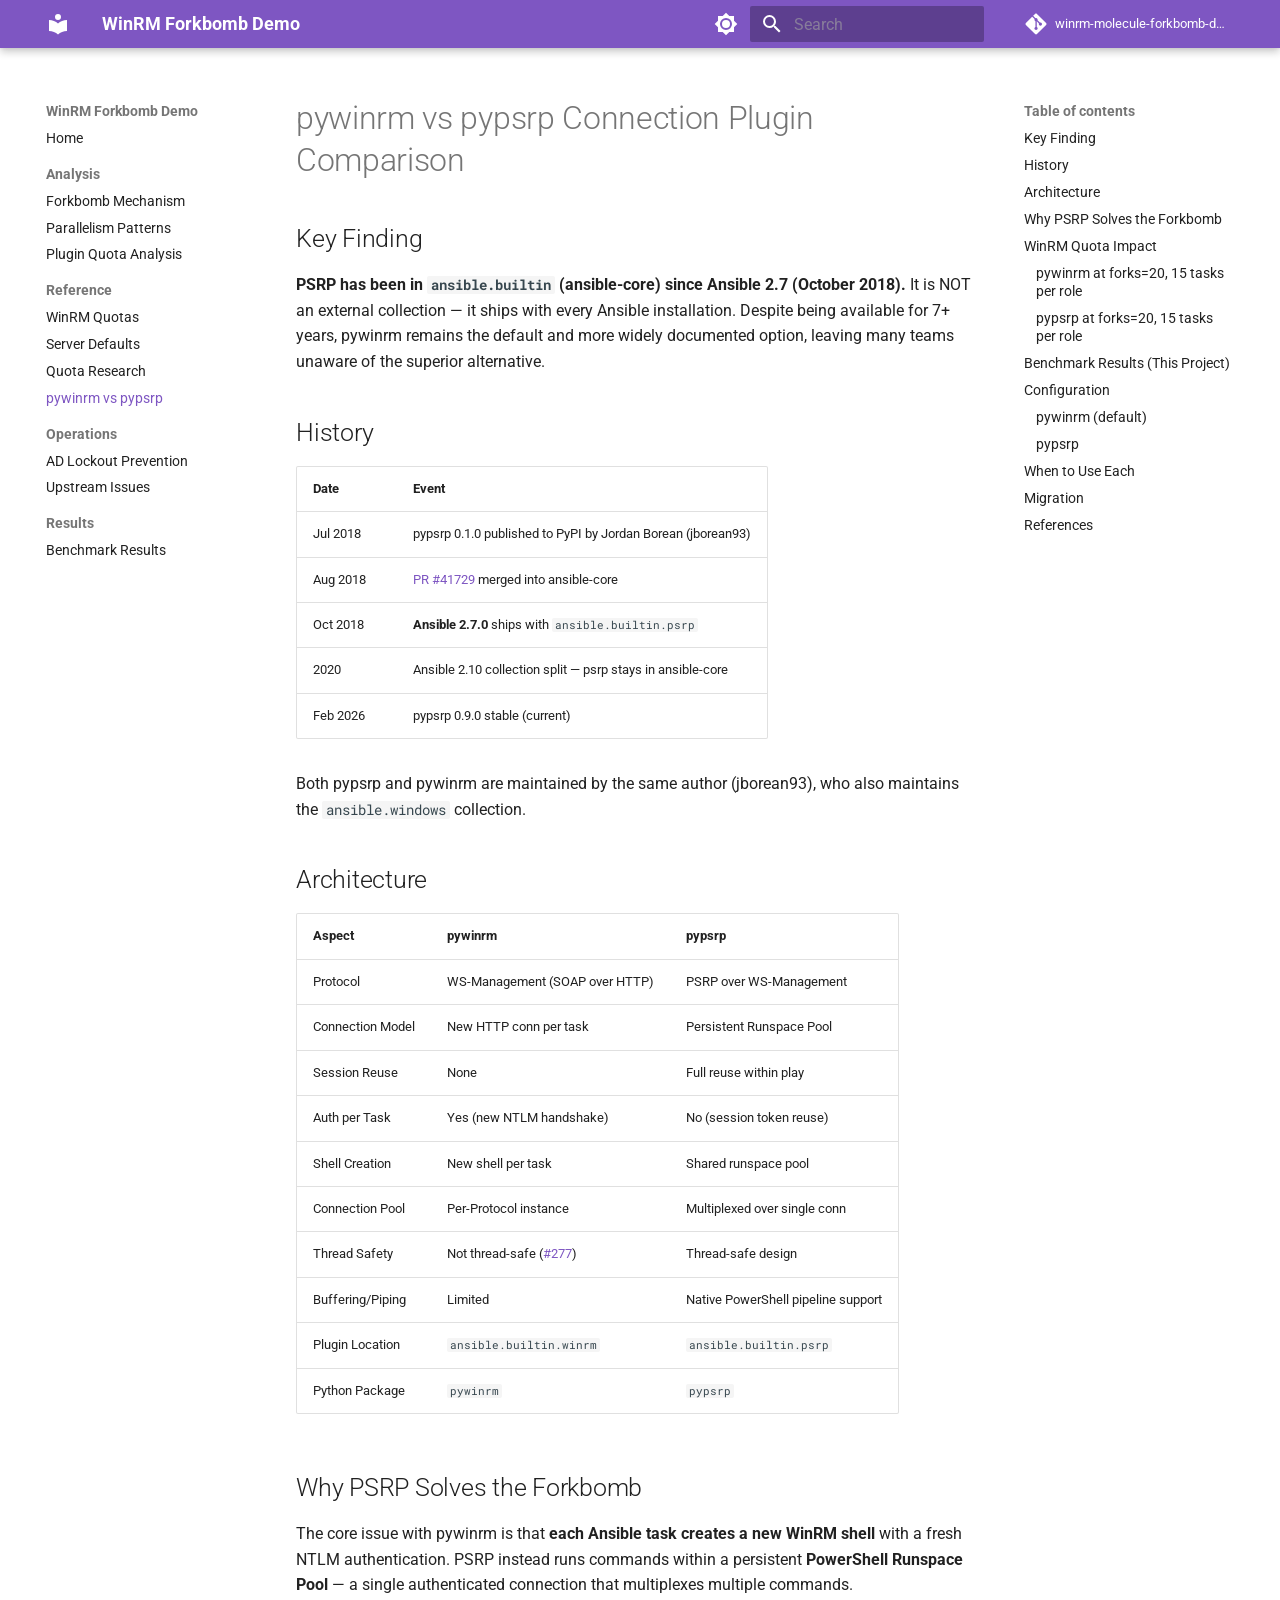
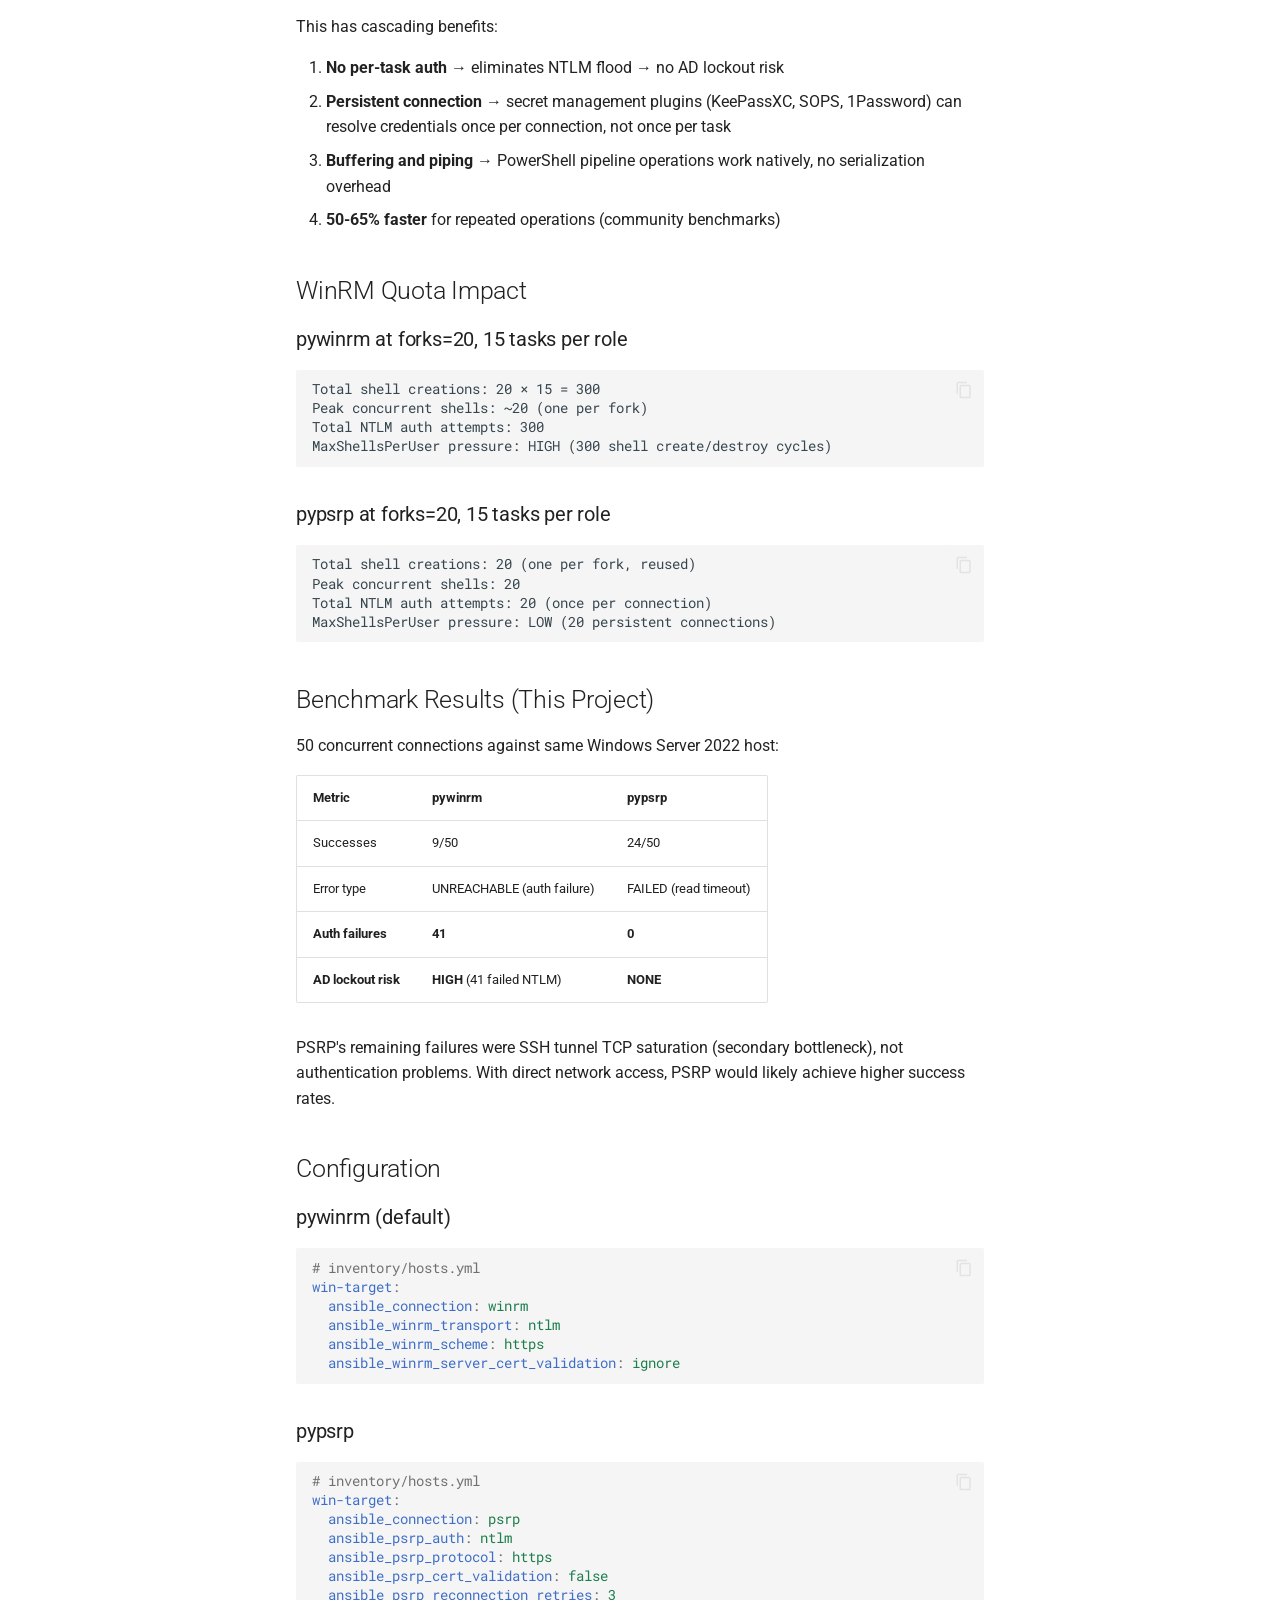
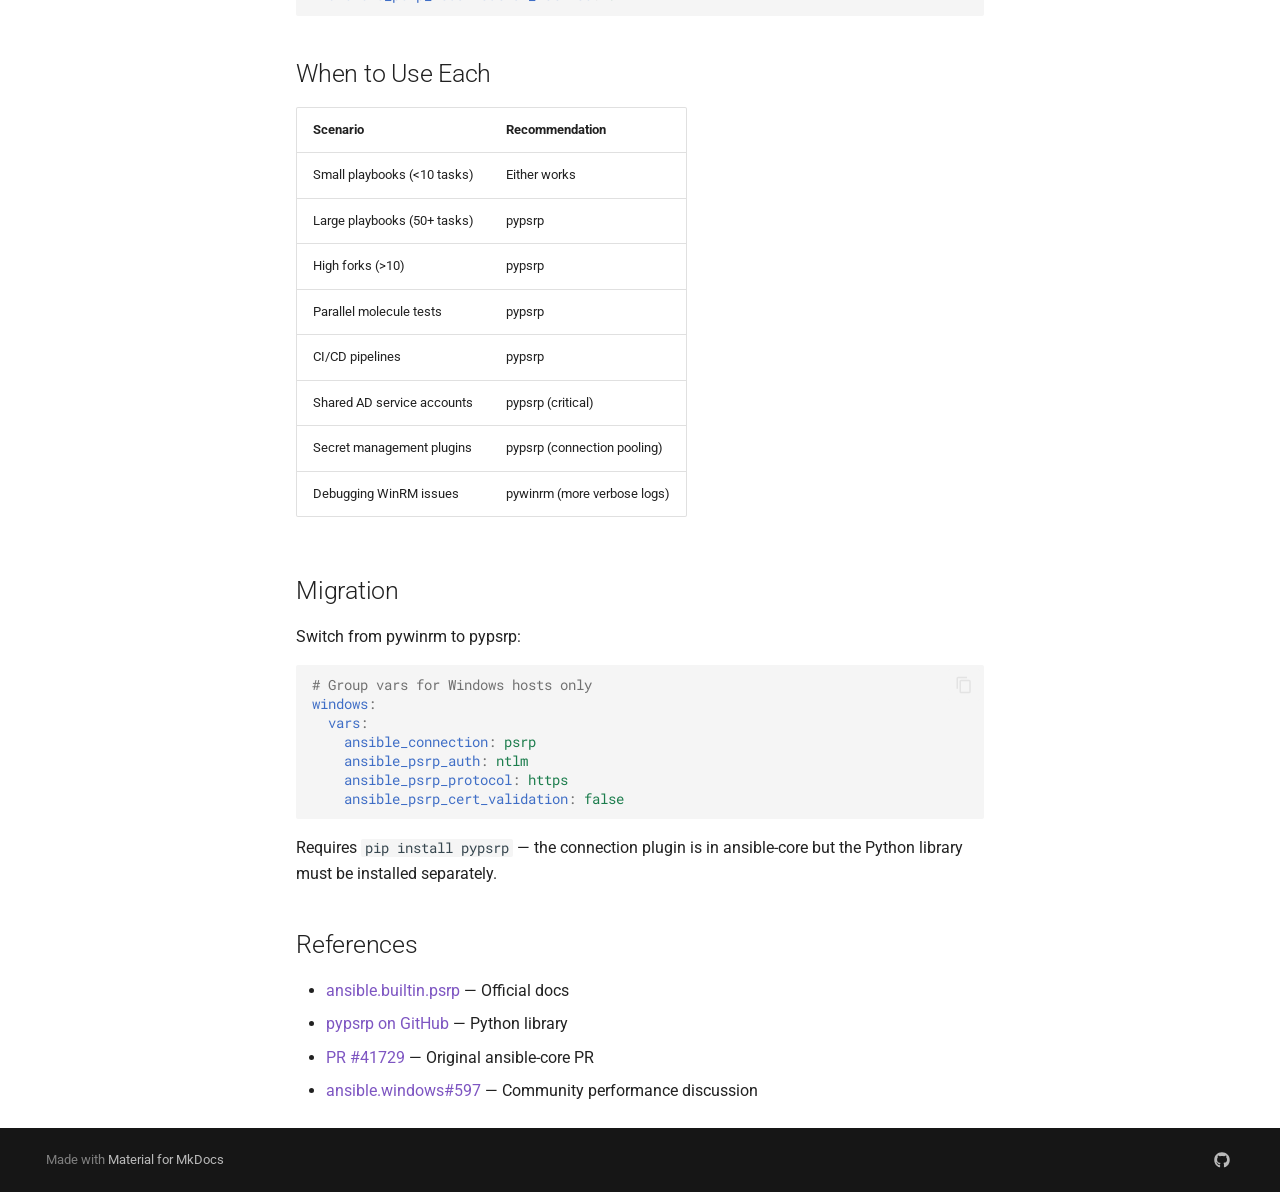
<file: pywinrm-vs-pypsrp/index.html>
<!doctype html>
<html lang="en" class="no-js">
  <head>
    
      <meta charset="utf-8">
      <meta name="viewport" content="width=device-width,initial-scale=1">
      
        <meta name="description" content="Research project demonstrating how Ansible's WinRM connection model causes authentication exhaustion and Active Directory lockouts.">
      
      
      
        <link rel="canonical" href="https://Jesssullivan.github.io/winrm-molecule-forkbomb-demo/pywinrm-vs-pypsrp/">
      
      
        <link rel="prev" href="../winrm-quota-research/">
      
      
        <link rel="next" href="../ad-lockout-prevention/">
      
      
        
      
      
      <link rel="icon" href="../assets/images/favicon.png">
      <meta name="generator" content="mkdocs-1.6.1, mkdocs-material-9.7.5">
    
    
      
        <title>pywinrm vs pypsrp - WinRM Forkbomb Demo</title>
      
    
    
      <link rel="stylesheet" href="../assets/stylesheets/main.484c7ddc.min.css">
      
        
        <link rel="stylesheet" href="../assets/stylesheets/palette.ab4e12ef.min.css">
      
      


    
    
      
    
    
      
        
        
        <link rel="preconnect" href="https://fonts.gstatic.com" crossorigin>
        <link rel="stylesheet" href="https://fonts.googleapis.com/css?family=Roboto:300,300i,400,400i,700,700i%7CRoboto+Mono:400,400i,700,700i&display=fallback">
        <style>:root{--md-text-font:"Roboto";--md-code-font:"Roboto Mono"}</style>
      
    
    
    <script>__md_scope=new URL("..",location),__md_hash=e=>[...e].reduce(((e,_)=>(e<<5)-e+_.charCodeAt(0)),0),__md_get=(e,_=localStorage,t=__md_scope)=>JSON.parse(_.getItem(t.pathname+"."+e)),__md_set=(e,_,t=localStorage,a=__md_scope)=>{try{t.setItem(a.pathname+"."+e,JSON.stringify(_))}catch(e){}}</script>
    
      

    
    
  </head>
  
  
    
    
      
    
    
    
    
    <body dir="ltr" data-md-color-scheme="default" data-md-color-primary="deep-purple" data-md-color-accent="amber">
  
    
    <input class="md-toggle" data-md-toggle="drawer" type="checkbox" id="__drawer" autocomplete="off">
    <input class="md-toggle" data-md-toggle="search" type="checkbox" id="__search" autocomplete="off">
    <label class="md-overlay" for="__drawer"></label>
    <div data-md-component="skip">
      
        
        <a href="#pywinrm-vs-pypsrp-connection-plugin-comparison" class="md-skip">
          Skip to content
        </a>
      
    </div>
    <div data-md-component="announce">
      
    </div>
    
    
      

  

<header class="md-header md-header--shadow" data-md-component="header">
  <nav class="md-header__inner md-grid" aria-label="Header">
    <a href=".." title="WinRM Forkbomb Demo" class="md-header__button md-logo" aria-label="WinRM Forkbomb Demo" data-md-component="logo">
      
  
  <svg xmlns="http://www.w3.org/2000/svg" viewBox="0 0 24 24"><path d="M12 8a3 3 0 0 0 3-3 3 3 0 0 0-3-3 3 3 0 0 0-3 3 3 3 0 0 0 3 3m0 3.54C9.64 9.35 6.5 8 3 8v11c3.5 0 6.64 1.35 9 3.54 2.36-2.19 5.5-3.54 9-3.54V8c-3.5 0-6.64 1.35-9 3.54"/></svg>

    </a>
    <label class="md-header__button md-icon" for="__drawer">
      
      <svg xmlns="http://www.w3.org/2000/svg" viewBox="0 0 24 24"><path d="M3 6h18v2H3zm0 5h18v2H3zm0 5h18v2H3z"/></svg>
    </label>
    <div class="md-header__title" data-md-component="header-title">
      <div class="md-header__ellipsis">
        <div class="md-header__topic">
          <span class="md-ellipsis">
            WinRM Forkbomb Demo
          </span>
        </div>
        <div class="md-header__topic" data-md-component="header-topic">
          <span class="md-ellipsis">
            
              pywinrm vs pypsrp
            
          </span>
        </div>
      </div>
    </div>
    
      
        <form class="md-header__option" data-md-component="palette">
  
    
    
    
    <input class="md-option" data-md-color-media="(prefers-color-scheme: light)" data-md-color-scheme="default" data-md-color-primary="deep-purple" data-md-color-accent="amber"  aria-label="Switch to dark mode"  type="radio" name="__palette" id="__palette_0">
    
      <label class="md-header__button md-icon" title="Switch to dark mode" for="__palette_1" hidden>
        <svg xmlns="http://www.w3.org/2000/svg" viewBox="0 0 24 24"><path d="M12 8a4 4 0 0 0-4 4 4 4 0 0 0 4 4 4 4 0 0 0 4-4 4 4 0 0 0-4-4m0 10a6 6 0 0 1-6-6 6 6 0 0 1 6-6 6 6 0 0 1 6 6 6 6 0 0 1-6 6m8-9.31V4h-4.69L12 .69 8.69 4H4v4.69L.69 12 4 15.31V20h4.69L12 23.31 15.31 20H20v-4.69L23.31 12z"/></svg>
      </label>
    
  
    
    
    
    <input class="md-option" data-md-color-media="(prefers-color-scheme: dark)" data-md-color-scheme="slate" data-md-color-primary="deep-purple" data-md-color-accent="amber"  aria-label="Switch to light mode"  type="radio" name="__palette" id="__palette_1">
    
      <label class="md-header__button md-icon" title="Switch to light mode" for="__palette_0" hidden>
        <svg xmlns="http://www.w3.org/2000/svg" viewBox="0 0 24 24"><path d="M12 18c-.89 0-1.74-.2-2.5-.55C11.56 16.5 13 14.42 13 12s-1.44-4.5-3.5-5.45C10.26 6.2 11.11 6 12 6a6 6 0 0 1 6 6 6 6 0 0 1-6 6m8-9.31V4h-4.69L12 .69 8.69 4H4v4.69L.69 12 4 15.31V20h4.69L12 23.31 15.31 20H20v-4.69L23.31 12z"/></svg>
      </label>
    
  
</form>
      
    
    
      <script>var palette=__md_get("__palette");if(palette&&palette.color){if("(prefers-color-scheme)"===palette.color.media){var media=matchMedia("(prefers-color-scheme: light)"),input=document.querySelector(media.matches?"[data-md-color-media='(prefers-color-scheme: light)']":"[data-md-color-media='(prefers-color-scheme: dark)']");palette.color.media=input.getAttribute("data-md-color-media"),palette.color.scheme=input.getAttribute("data-md-color-scheme"),palette.color.primary=input.getAttribute("data-md-color-primary"),palette.color.accent=input.getAttribute("data-md-color-accent")}for(var[key,value]of Object.entries(palette.color))document.body.setAttribute("data-md-color-"+key,value)}</script>
    
    
    
      
      
        <label class="md-header__button md-icon" for="__search">
          
          <svg xmlns="http://www.w3.org/2000/svg" viewBox="0 0 24 24"><path d="M9.5 3A6.5 6.5 0 0 1 16 9.5c0 1.61-.59 3.09-1.56 4.23l.27.27h.79l5 5-1.5 1.5-5-5v-.79l-.27-.27A6.52 6.52 0 0 1 9.5 16 6.5 6.5 0 0 1 3 9.5 6.5 6.5 0 0 1 9.5 3m0 2C7 5 5 7 5 9.5S7 14 9.5 14 14 12 14 9.5 12 5 9.5 5"/></svg>
        </label>
        <div class="md-search" data-md-component="search" role="dialog">
  <label class="md-search__overlay" for="__search"></label>
  <div class="md-search__inner" role="search">
    <form class="md-search__form" name="search">
      <input type="text" class="md-search__input" name="query" aria-label="Search" placeholder="Search" autocapitalize="off" autocorrect="off" autocomplete="off" spellcheck="false" data-md-component="search-query" required>
      <label class="md-search__icon md-icon" for="__search">
        
        <svg xmlns="http://www.w3.org/2000/svg" viewBox="0 0 24 24"><path d="M9.5 3A6.5 6.5 0 0 1 16 9.5c0 1.61-.59 3.09-1.56 4.23l.27.27h.79l5 5-1.5 1.5-5-5v-.79l-.27-.27A6.52 6.52 0 0 1 9.5 16 6.5 6.5 0 0 1 3 9.5 6.5 6.5 0 0 1 9.5 3m0 2C7 5 5 7 5 9.5S7 14 9.5 14 14 12 14 9.5 12 5 9.5 5"/></svg>
        
        <svg xmlns="http://www.w3.org/2000/svg" viewBox="0 0 24 24"><path d="M20 11v2H8l5.5 5.5-1.42 1.42L4.16 12l7.92-7.92L13.5 5.5 8 11z"/></svg>
      </label>
      <nav class="md-search__options" aria-label="Search">
        
        <button type="reset" class="md-search__icon md-icon" title="Clear" aria-label="Clear" tabindex="-1">
          
          <svg xmlns="http://www.w3.org/2000/svg" viewBox="0 0 24 24"><path d="M19 6.41 17.59 5 12 10.59 6.41 5 5 6.41 10.59 12 5 17.59 6.41 19 12 13.41 17.59 19 19 17.59 13.41 12z"/></svg>
        </button>
      </nav>
      
    </form>
    <div class="md-search__output">
      <div class="md-search__scrollwrap" tabindex="0" data-md-scrollfix>
        <div class="md-search-result" data-md-component="search-result">
          <div class="md-search-result__meta">
            Initializing search
          </div>
          <ol class="md-search-result__list" role="presentation"></ol>
        </div>
      </div>
    </div>
  </div>
</div>
      
    
    
      <div class="md-header__source">
        <a href="https://github.com/Jesssullivan/winrm-molecule-forkbomb-demo" title="Go to repository" class="md-source" data-md-component="source">
  <div class="md-source__icon md-icon">
    
    <svg xmlns="http://www.w3.org/2000/svg" viewBox="0 0 448 512"><!--! Font Awesome Free 7.1.0 by @fontawesome - https://fontawesome.com License - https://fontawesome.com/license/free (Icons: CC BY 4.0, Fonts: SIL OFL 1.1, Code: MIT License) Copyright 2025 Fonticons, Inc.--><path d="M439.6 236.1 244 40.5c-5.4-5.5-12.8-8.5-20.4-8.5s-15 3-20.4 8.4L162.5 81l51.5 51.5c27.1-9.1 52.7 16.8 43.4 43.7l49.7 49.7c34.2-11.8 61.2 31 35.5 56.7-26.5 26.5-70.2-2.9-56-37.3L240.3 199v121.9c25.3 12.5 22.3 41.8 9.1 55-6.4 6.4-15.2 10.1-24.3 10.1s-17.8-3.6-24.3-10.1c-17.6-17.6-11.1-46.9 11.2-56v-123c-20.8-8.5-24.6-30.7-18.6-45L142.6 101 8.5 235.1C3 240.6 0 247.9 0 255.5s3 15 8.5 20.4l195.6 195.7c5.4 5.4 12.7 8.4 20.4 8.4s15-3 20.4-8.4l194.7-194.7c5.4-5.4 8.4-12.8 8.4-20.4s-3-15-8.4-20.4"/></svg>
  </div>
  <div class="md-source__repository">
    winrm-molecule-forkbomb-demo
  </div>
</a>
      </div>
    
  </nav>
  
</header>
    
    <div class="md-container" data-md-component="container">
      
      
        
          
        
      
      <main class="md-main" data-md-component="main">
        <div class="md-main__inner md-grid">
          
            
              
              <div class="md-sidebar md-sidebar--primary" data-md-component="sidebar" data-md-type="navigation" >
                <div class="md-sidebar__scrollwrap">
                  <div class="md-sidebar__inner">
                    



<nav class="md-nav md-nav--primary" aria-label="Navigation" data-md-level="0">
  <label class="md-nav__title" for="__drawer">
    <a href=".." title="WinRM Forkbomb Demo" class="md-nav__button md-logo" aria-label="WinRM Forkbomb Demo" data-md-component="logo">
      
  
  <svg xmlns="http://www.w3.org/2000/svg" viewBox="0 0 24 24"><path d="M12 8a3 3 0 0 0 3-3 3 3 0 0 0-3-3 3 3 0 0 0-3 3 3 3 0 0 0 3 3m0 3.54C9.64 9.35 6.5 8 3 8v11c3.5 0 6.64 1.35 9 3.54 2.36-2.19 5.5-3.54 9-3.54V8c-3.5 0-6.64 1.35-9 3.54"/></svg>

    </a>
    WinRM Forkbomb Demo
  </label>
  
    <div class="md-nav__source">
      <a href="https://github.com/Jesssullivan/winrm-molecule-forkbomb-demo" title="Go to repository" class="md-source" data-md-component="source">
  <div class="md-source__icon md-icon">
    
    <svg xmlns="http://www.w3.org/2000/svg" viewBox="0 0 448 512"><!--! Font Awesome Free 7.1.0 by @fontawesome - https://fontawesome.com License - https://fontawesome.com/license/free (Icons: CC BY 4.0, Fonts: SIL OFL 1.1, Code: MIT License) Copyright 2025 Fonticons, Inc.--><path d="M439.6 236.1 244 40.5c-5.4-5.5-12.8-8.5-20.4-8.5s-15 3-20.4 8.4L162.5 81l51.5 51.5c27.1-9.1 52.7 16.8 43.4 43.7l49.7 49.7c34.2-11.8 61.2 31 35.5 56.7-26.5 26.5-70.2-2.9-56-37.3L240.3 199v121.9c25.3 12.5 22.3 41.8 9.1 55-6.4 6.4-15.2 10.1-24.3 10.1s-17.8-3.6-24.3-10.1c-17.6-17.6-11.1-46.9 11.2-56v-123c-20.8-8.5-24.6-30.7-18.6-45L142.6 101 8.5 235.1C3 240.6 0 247.9 0 255.5s3 15 8.5 20.4l195.6 195.7c5.4 5.4 12.7 8.4 20.4 8.4s15-3 20.4-8.4l194.7-194.7c5.4-5.4 8.4-12.8 8.4-20.4s-3-15-8.4-20.4"/></svg>
  </div>
  <div class="md-source__repository">
    winrm-molecule-forkbomb-demo
  </div>
</a>
    </div>
  
  <ul class="md-nav__list" data-md-scrollfix>
    
      
      
  
  
  
  
    <li class="md-nav__item">
      <a href=".." class="md-nav__link">
        
  
  
  <span class="md-ellipsis">
    
  
    Home
  

    
  </span>
  
  

      </a>
    </li>
  

    
      
      
  
  
  
  
    
    
    
    
      
        
        
      
    
    
    <li class="md-nav__item md-nav__item--section md-nav__item--nested">
      
        
        
          
        
        <input class="md-nav__toggle md-toggle md-toggle--indeterminate" type="checkbox" id="__nav_2" >
        
          
          <label class="md-nav__link" for="__nav_2" id="__nav_2_label" tabindex="">
            
  
  
  <span class="md-ellipsis">
    
  
    Analysis
  

    
  </span>
  
  

            <span class="md-nav__icon md-icon"></span>
          </label>
        
        <nav class="md-nav" data-md-level="1" aria-labelledby="__nav_2_label" aria-expanded="false">
          <label class="md-nav__title" for="__nav_2">
            <span class="md-nav__icon md-icon"></span>
            
  
    Analysis
  

          </label>
          <ul class="md-nav__list" data-md-scrollfix>
            
              
                
  
  
  
  
    <li class="md-nav__item">
      <a href="../forkbomb-mechanism/" class="md-nav__link">
        
  
  
  <span class="md-ellipsis">
    
  
    Forkbomb Mechanism
  

    
  </span>
  
  

      </a>
    </li>
  

              
            
              
                
  
  
  
  
    <li class="md-nav__item">
      <a href="../parallelism-patterns/" class="md-nav__link">
        
  
  
  <span class="md-ellipsis">
    
  
    Parallelism Patterns
  

    
  </span>
  
  

      </a>
    </li>
  

              
            
              
                
  
  
  
  
    <li class="md-nav__item">
      <a href="../plugin-quota-analysis/" class="md-nav__link">
        
  
  
  <span class="md-ellipsis">
    
  
    Plugin Quota Analysis
  

    
  </span>
  
  

      </a>
    </li>
  

              
            
          </ul>
        </nav>
      
    </li>
  

    
      
      
  
  
    
  
  
  
    
    
    
    
      
        
        
      
    
    
    <li class="md-nav__item md-nav__item--active md-nav__item--section md-nav__item--nested">
      
        
        
        <input class="md-nav__toggle md-toggle " type="checkbox" id="__nav_3" checked>
        
          
          <label class="md-nav__link" for="__nav_3" id="__nav_3_label" tabindex="">
            
  
  
  <span class="md-ellipsis">
    
  
    Reference
  

    
  </span>
  
  

            <span class="md-nav__icon md-icon"></span>
          </label>
        
        <nav class="md-nav" data-md-level="1" aria-labelledby="__nav_3_label" aria-expanded="true">
          <label class="md-nav__title" for="__nav_3">
            <span class="md-nav__icon md-icon"></span>
            
  
    Reference
  

          </label>
          <ul class="md-nav__list" data-md-scrollfix>
            
              
                
  
  
  
  
    <li class="md-nav__item">
      <a href="../winrm-quotas/" class="md-nav__link">
        
  
  
  <span class="md-ellipsis">
    
  
    WinRM Quotas
  

    
  </span>
  
  

      </a>
    </li>
  

              
            
              
                
  
  
  
  
    <li class="md-nav__item">
      <a href="../winrm-server-defaults/" class="md-nav__link">
        
  
  
  <span class="md-ellipsis">
    
  
    Server Defaults
  

    
  </span>
  
  

      </a>
    </li>
  

              
            
              
                
  
  
  
  
    <li class="md-nav__item">
      <a href="../winrm-quota-research/" class="md-nav__link">
        
  
  
  <span class="md-ellipsis">
    
  
    Quota Research
  

    
  </span>
  
  

      </a>
    </li>
  

              
            
              
                
  
  
    
  
  
  
    <li class="md-nav__item md-nav__item--active">
      
      <input class="md-nav__toggle md-toggle" type="checkbox" id="__toc">
      
      
        
      
      
        <label class="md-nav__link md-nav__link--active" for="__toc">
          
  
  
  <span class="md-ellipsis">
    
  
    pywinrm vs pypsrp
  

    
  </span>
  
  

          <span class="md-nav__icon md-icon"></span>
        </label>
      
      <a href="./" class="md-nav__link md-nav__link--active">
        
  
  
  <span class="md-ellipsis">
    
  
    pywinrm vs pypsrp
  

    
  </span>
  
  

      </a>
      
        

<nav class="md-nav md-nav--secondary" aria-label="Table of contents">
  
  
  
    
  
  
    <label class="md-nav__title" for="__toc">
      <span class="md-nav__icon md-icon"></span>
      Table of contents
    </label>
    <ul class="md-nav__list" data-md-component="toc" data-md-scrollfix>
      
        <li class="md-nav__item">
  <a href="#key-finding" class="md-nav__link">
    <span class="md-ellipsis">
      
        Key Finding
      
    </span>
  </a>
  
</li>
      
        <li class="md-nav__item">
  <a href="#history" class="md-nav__link">
    <span class="md-ellipsis">
      
        History
      
    </span>
  </a>
  
</li>
      
        <li class="md-nav__item">
  <a href="#architecture" class="md-nav__link">
    <span class="md-ellipsis">
      
        Architecture
      
    </span>
  </a>
  
</li>
      
        <li class="md-nav__item">
  <a href="#why-psrp-solves-the-forkbomb" class="md-nav__link">
    <span class="md-ellipsis">
      
        Why PSRP Solves the Forkbomb
      
    </span>
  </a>
  
</li>
      
        <li class="md-nav__item">
  <a href="#winrm-quota-impact" class="md-nav__link">
    <span class="md-ellipsis">
      
        WinRM Quota Impact
      
    </span>
  </a>
  
    <nav class="md-nav" aria-label="WinRM Quota Impact">
      <ul class="md-nav__list">
        
          <li class="md-nav__item">
  <a href="#pywinrm-at-forks20-15-tasks-per-role" class="md-nav__link">
    <span class="md-ellipsis">
      
        pywinrm at forks=20, 15 tasks per role
      
    </span>
  </a>
  
</li>
        
          <li class="md-nav__item">
  <a href="#pypsrp-at-forks20-15-tasks-per-role" class="md-nav__link">
    <span class="md-ellipsis">
      
        pypsrp at forks=20, 15 tasks per role
      
    </span>
  </a>
  
</li>
        
      </ul>
    </nav>
  
</li>
      
        <li class="md-nav__item">
  <a href="#benchmark-results-this-project" class="md-nav__link">
    <span class="md-ellipsis">
      
        Benchmark Results (This Project)
      
    </span>
  </a>
  
</li>
      
        <li class="md-nav__item">
  <a href="#configuration" class="md-nav__link">
    <span class="md-ellipsis">
      
        Configuration
      
    </span>
  </a>
  
    <nav class="md-nav" aria-label="Configuration">
      <ul class="md-nav__list">
        
          <li class="md-nav__item">
  <a href="#pywinrm-default" class="md-nav__link">
    <span class="md-ellipsis">
      
        pywinrm (default)
      
    </span>
  </a>
  
</li>
        
          <li class="md-nav__item">
  <a href="#pypsrp" class="md-nav__link">
    <span class="md-ellipsis">
      
        pypsrp
      
    </span>
  </a>
  
</li>
        
      </ul>
    </nav>
  
</li>
      
        <li class="md-nav__item">
  <a href="#when-to-use-each" class="md-nav__link">
    <span class="md-ellipsis">
      
        When to Use Each
      
    </span>
  </a>
  
</li>
      
        <li class="md-nav__item">
  <a href="#migration" class="md-nav__link">
    <span class="md-ellipsis">
      
        Migration
      
    </span>
  </a>
  
</li>
      
        <li class="md-nav__item">
  <a href="#references" class="md-nav__link">
    <span class="md-ellipsis">
      
        References
      
    </span>
  </a>
  
</li>
      
    </ul>
  
</nav>
      
    </li>
  

              
            
          </ul>
        </nav>
      
    </li>
  

    
      
      
  
  
  
  
    
    
    
    
      
        
        
      
    
    
    <li class="md-nav__item md-nav__item--section md-nav__item--nested">
      
        
        
          
        
        <input class="md-nav__toggle md-toggle md-toggle--indeterminate" type="checkbox" id="__nav_4" >
        
          
          <label class="md-nav__link" for="__nav_4" id="__nav_4_label" tabindex="">
            
  
  
  <span class="md-ellipsis">
    
  
    Operations
  

    
  </span>
  
  

            <span class="md-nav__icon md-icon"></span>
          </label>
        
        <nav class="md-nav" data-md-level="1" aria-labelledby="__nav_4_label" aria-expanded="false">
          <label class="md-nav__title" for="__nav_4">
            <span class="md-nav__icon md-icon"></span>
            
  
    Operations
  

          </label>
          <ul class="md-nav__list" data-md-scrollfix>
            
              
                
  
  
  
  
    <li class="md-nav__item">
      <a href="../ad-lockout-prevention/" class="md-nav__link">
        
  
  
  <span class="md-ellipsis">
    
  
    AD Lockout Prevention
  

    
  </span>
  
  

      </a>
    </li>
  

              
            
              
                
  
  
  
  
    <li class="md-nav__item">
      <a href="../upstream-issues/" class="md-nav__link">
        
  
  
  <span class="md-ellipsis">
    
  
    Upstream Issues
  

    
  </span>
  
  

      </a>
    </li>
  

              
            
          </ul>
        </nav>
      
    </li>
  

    
      
      
  
  
  
  
    
    
    
    
      
        
        
      
    
    
    <li class="md-nav__item md-nav__item--section md-nav__item--nested">
      
        
        
          
        
        <input class="md-nav__toggle md-toggle md-toggle--indeterminate" type="checkbox" id="__nav_5" >
        
          
          <label class="md-nav__link" for="__nav_5" id="__nav_5_label" tabindex="">
            
  
  
  <span class="md-ellipsis">
    
  
    Results
  

    
  </span>
  
  

            <span class="md-nav__icon md-icon"></span>
          </label>
        
        <nav class="md-nav" data-md-level="1" aria-labelledby="__nav_5_label" aria-expanded="false">
          <label class="md-nav__title" for="__nav_5">
            <span class="md-nav__icon md-icon"></span>
            
  
    Results
  

          </label>
          <ul class="md-nav__list" data-md-scrollfix>
            
              
                
  
  
  
  
    <li class="md-nav__item">
      <a href="../benchmark-results/" class="md-nav__link">
        
  
  
  <span class="md-ellipsis">
    
  
    Benchmark Results
  

    
  </span>
  
  

      </a>
    </li>
  

              
            
          </ul>
        </nav>
      
    </li>
  

    
  </ul>
</nav>
                  </div>
                </div>
              </div>
            
            
              
              <div class="md-sidebar md-sidebar--secondary" data-md-component="sidebar" data-md-type="toc" >
                <div class="md-sidebar__scrollwrap">
                  <div class="md-sidebar__inner">
                    

<nav class="md-nav md-nav--secondary" aria-label="Table of contents">
  
  
  
    
  
  
    <label class="md-nav__title" for="__toc">
      <span class="md-nav__icon md-icon"></span>
      Table of contents
    </label>
    <ul class="md-nav__list" data-md-component="toc" data-md-scrollfix>
      
        <li class="md-nav__item">
  <a href="#key-finding" class="md-nav__link">
    <span class="md-ellipsis">
      
        Key Finding
      
    </span>
  </a>
  
</li>
      
        <li class="md-nav__item">
  <a href="#history" class="md-nav__link">
    <span class="md-ellipsis">
      
        History
      
    </span>
  </a>
  
</li>
      
        <li class="md-nav__item">
  <a href="#architecture" class="md-nav__link">
    <span class="md-ellipsis">
      
        Architecture
      
    </span>
  </a>
  
</li>
      
        <li class="md-nav__item">
  <a href="#why-psrp-solves-the-forkbomb" class="md-nav__link">
    <span class="md-ellipsis">
      
        Why PSRP Solves the Forkbomb
      
    </span>
  </a>
  
</li>
      
        <li class="md-nav__item">
  <a href="#winrm-quota-impact" class="md-nav__link">
    <span class="md-ellipsis">
      
        WinRM Quota Impact
      
    </span>
  </a>
  
    <nav class="md-nav" aria-label="WinRM Quota Impact">
      <ul class="md-nav__list">
        
          <li class="md-nav__item">
  <a href="#pywinrm-at-forks20-15-tasks-per-role" class="md-nav__link">
    <span class="md-ellipsis">
      
        pywinrm at forks=20, 15 tasks per role
      
    </span>
  </a>
  
</li>
        
          <li class="md-nav__item">
  <a href="#pypsrp-at-forks20-15-tasks-per-role" class="md-nav__link">
    <span class="md-ellipsis">
      
        pypsrp at forks=20, 15 tasks per role
      
    </span>
  </a>
  
</li>
        
      </ul>
    </nav>
  
</li>
      
        <li class="md-nav__item">
  <a href="#benchmark-results-this-project" class="md-nav__link">
    <span class="md-ellipsis">
      
        Benchmark Results (This Project)
      
    </span>
  </a>
  
</li>
      
        <li class="md-nav__item">
  <a href="#configuration" class="md-nav__link">
    <span class="md-ellipsis">
      
        Configuration
      
    </span>
  </a>
  
    <nav class="md-nav" aria-label="Configuration">
      <ul class="md-nav__list">
        
          <li class="md-nav__item">
  <a href="#pywinrm-default" class="md-nav__link">
    <span class="md-ellipsis">
      
        pywinrm (default)
      
    </span>
  </a>
  
</li>
        
          <li class="md-nav__item">
  <a href="#pypsrp" class="md-nav__link">
    <span class="md-ellipsis">
      
        pypsrp
      
    </span>
  </a>
  
</li>
        
      </ul>
    </nav>
  
</li>
      
        <li class="md-nav__item">
  <a href="#when-to-use-each" class="md-nav__link">
    <span class="md-ellipsis">
      
        When to Use Each
      
    </span>
  </a>
  
</li>
      
        <li class="md-nav__item">
  <a href="#migration" class="md-nav__link">
    <span class="md-ellipsis">
      
        Migration
      
    </span>
  </a>
  
</li>
      
        <li class="md-nav__item">
  <a href="#references" class="md-nav__link">
    <span class="md-ellipsis">
      
        References
      
    </span>
  </a>
  
</li>
      
    </ul>
  
</nav>
                  </div>
                </div>
              </div>
            
          
          
            <div class="md-content" data-md-component="content">
              
              <article class="md-content__inner md-typeset">
                
                  


  
  


<h1 id="pywinrm-vs-pypsrp-connection-plugin-comparison">pywinrm vs pypsrp Connection Plugin Comparison<a class="headerlink" href="#pywinrm-vs-pypsrp-connection-plugin-comparison" title="Permanent link">&para;</a></h1>
<h2 id="key-finding">Key Finding<a class="headerlink" href="#key-finding" title="Permanent link">&para;</a></h2>
<p><strong>PSRP has been in <code>ansible.builtin</code> (ansible-core) since Ansible 2.7 (October 2018).</strong>
It is NOT an external collection — it ships with every Ansible installation. Despite
being available for 7+ years, pywinrm remains the default and more widely documented
option, leaving many teams unaware of the superior alternative.</p>
<h2 id="history">History<a class="headerlink" href="#history" title="Permanent link">&para;</a></h2>
<table>
<thead>
<tr>
<th>Date</th>
<th>Event</th>
</tr>
</thead>
<tbody>
<tr>
<td>Jul 2018</td>
<td>pypsrp 0.1.0 published to PyPI by Jordan Borean (jborean93)</td>
</tr>
<tr>
<td>Aug 2018</td>
<td><a href="https://github.com/ansible/ansible/pull/41729">PR #41729</a> merged into ansible-core</td>
</tr>
<tr>
<td>Oct 2018</td>
<td><strong>Ansible 2.7.0</strong> ships with <code>ansible.builtin.psrp</code></td>
</tr>
<tr>
<td>2020</td>
<td>Ansible 2.10 collection split — psrp stays in ansible-core</td>
</tr>
<tr>
<td>Feb 2026</td>
<td>pypsrp 0.9.0 stable (current)</td>
</tr>
</tbody>
</table>
<p>Both pypsrp and pywinrm are maintained by the same author (jborean93), who also
maintains the <code>ansible.windows</code> collection.</p>
<h2 id="architecture">Architecture<a class="headerlink" href="#architecture" title="Permanent link">&para;</a></h2>
<table>
<thead>
<tr>
<th>Aspect</th>
<th>pywinrm</th>
<th>pypsrp</th>
</tr>
</thead>
<tbody>
<tr>
<td>Protocol</td>
<td>WS-Management (SOAP over HTTP)</td>
<td>PSRP over WS-Management</td>
</tr>
<tr>
<td>Connection Model</td>
<td>New HTTP conn per task</td>
<td>Persistent Runspace Pool</td>
</tr>
<tr>
<td>Session Reuse</td>
<td>None</td>
<td>Full reuse within play</td>
</tr>
<tr>
<td>Auth per Task</td>
<td>Yes (new NTLM handshake)</td>
<td>No (session token reuse)</td>
</tr>
<tr>
<td>Shell Creation</td>
<td>New shell per task</td>
<td>Shared runspace pool</td>
</tr>
<tr>
<td>Connection Pool</td>
<td>Per-Protocol instance</td>
<td>Multiplexed over single conn</td>
</tr>
<tr>
<td>Thread Safety</td>
<td>Not thread-safe (<a href="https://github.com/diyan/pywinrm/issues/277">#277</a>)</td>
<td>Thread-safe design</td>
</tr>
<tr>
<td>Buffering/Piping</td>
<td>Limited</td>
<td>Native PowerShell pipeline support</td>
</tr>
<tr>
<td>Plugin Location</td>
<td><code>ansible.builtin.winrm</code></td>
<td><code>ansible.builtin.psrp</code></td>
</tr>
<tr>
<td>Python Package</td>
<td><code>pywinrm</code></td>
<td><code>pypsrp</code></td>
</tr>
</tbody>
</table>
<h2 id="why-psrp-solves-the-forkbomb">Why PSRP Solves the Forkbomb<a class="headerlink" href="#why-psrp-solves-the-forkbomb" title="Permanent link">&para;</a></h2>
<p>The core issue with pywinrm is that <strong>each Ansible task creates a new WinRM shell</strong>
with a fresh NTLM authentication. PSRP instead runs commands within a persistent
<strong>PowerShell Runspace Pool</strong> — a single authenticated connection that multiplexes
multiple commands.</p>
<p>This has cascading benefits:</p>
<ol>
<li><strong>No per-task auth</strong> → eliminates NTLM flood → no AD lockout risk</li>
<li><strong>Persistent connection</strong> → secret management plugins (KeePassXC, SOPS, 1Password)
   can resolve credentials once per connection, not once per task</li>
<li><strong>Buffering and piping</strong> → PowerShell pipeline operations work natively, no
   serialization overhead</li>
<li><strong>50-65% faster</strong> for repeated operations (community benchmarks)</li>
</ol>
<h2 id="winrm-quota-impact">WinRM Quota Impact<a class="headerlink" href="#winrm-quota-impact" title="Permanent link">&para;</a></h2>
<h3 id="pywinrm-at-forks20-15-tasks-per-role">pywinrm at forks=20, 15 tasks per role<a class="headerlink" href="#pywinrm-at-forks20-15-tasks-per-role" title="Permanent link">&para;</a></h3>
<div class="highlight"><pre><span></span><code><a id="__codelineno-0-1" name="__codelineno-0-1" href="#__codelineno-0-1"></a>Total shell creations: 20 × 15 = 300
<a id="__codelineno-0-2" name="__codelineno-0-2" href="#__codelineno-0-2"></a>Peak concurrent shells: ~20 (one per fork)
<a id="__codelineno-0-3" name="__codelineno-0-3" href="#__codelineno-0-3"></a>Total NTLM auth attempts: 300
<a id="__codelineno-0-4" name="__codelineno-0-4" href="#__codelineno-0-4"></a>MaxShellsPerUser pressure: HIGH (300 shell create/destroy cycles)
</code></pre></div>
<h3 id="pypsrp-at-forks20-15-tasks-per-role">pypsrp at forks=20, 15 tasks per role<a class="headerlink" href="#pypsrp-at-forks20-15-tasks-per-role" title="Permanent link">&para;</a></h3>
<div class="highlight"><pre><span></span><code><a id="__codelineno-1-1" name="__codelineno-1-1" href="#__codelineno-1-1"></a>Total shell creations: 20 (one per fork, reused)
<a id="__codelineno-1-2" name="__codelineno-1-2" href="#__codelineno-1-2"></a>Peak concurrent shells: 20
<a id="__codelineno-1-3" name="__codelineno-1-3" href="#__codelineno-1-3"></a>Total NTLM auth attempts: 20 (once per connection)
<a id="__codelineno-1-4" name="__codelineno-1-4" href="#__codelineno-1-4"></a>MaxShellsPerUser pressure: LOW (20 persistent connections)
</code></pre></div>
<h2 id="benchmark-results-this-project">Benchmark Results (This Project)<a class="headerlink" href="#benchmark-results-this-project" title="Permanent link">&para;</a></h2>
<p>50 concurrent connections against same Windows Server 2022 host:</p>
<table>
<thead>
<tr>
<th>Metric</th>
<th>pywinrm</th>
<th>pypsrp</th>
</tr>
</thead>
<tbody>
<tr>
<td>Successes</td>
<td>9/50</td>
<td>24/50</td>
</tr>
<tr>
<td>Error type</td>
<td>UNREACHABLE (auth failure)</td>
<td>FAILED (read timeout)</td>
</tr>
<tr>
<td><strong>Auth failures</strong></td>
<td><strong>41</strong></td>
<td><strong>0</strong></td>
</tr>
<tr>
<td><strong>AD lockout risk</strong></td>
<td><strong>HIGH</strong> (41 failed NTLM)</td>
<td><strong>NONE</strong></td>
</tr>
</tbody>
</table>
<p>PSRP's remaining failures were SSH tunnel TCP saturation (secondary bottleneck),
not authentication problems. With direct network access, PSRP would likely achieve
higher success rates.</p>
<h2 id="configuration">Configuration<a class="headerlink" href="#configuration" title="Permanent link">&para;</a></h2>
<h3 id="pywinrm-default">pywinrm (default)<a class="headerlink" href="#pywinrm-default" title="Permanent link">&para;</a></h3>
<div class="highlight"><pre><span></span><code><a id="__codelineno-2-1" name="__codelineno-2-1" href="#__codelineno-2-1"></a><span class="c1"># inventory/hosts.yml</span>
<a id="__codelineno-2-2" name="__codelineno-2-2" href="#__codelineno-2-2"></a><span class="nt">win-target</span><span class="p">:</span>
<a id="__codelineno-2-3" name="__codelineno-2-3" href="#__codelineno-2-3"></a><span class="w">  </span><span class="nt">ansible_connection</span><span class="p">:</span><span class="w"> </span><span class="l l-Scalar l-Scalar-Plain">winrm</span>
<a id="__codelineno-2-4" name="__codelineno-2-4" href="#__codelineno-2-4"></a><span class="w">  </span><span class="nt">ansible_winrm_transport</span><span class="p">:</span><span class="w"> </span><span class="l l-Scalar l-Scalar-Plain">ntlm</span>
<a id="__codelineno-2-5" name="__codelineno-2-5" href="#__codelineno-2-5"></a><span class="w">  </span><span class="nt">ansible_winrm_scheme</span><span class="p">:</span><span class="w"> </span><span class="l l-Scalar l-Scalar-Plain">https</span>
<a id="__codelineno-2-6" name="__codelineno-2-6" href="#__codelineno-2-6"></a><span class="w">  </span><span class="nt">ansible_winrm_server_cert_validation</span><span class="p">:</span><span class="w"> </span><span class="l l-Scalar l-Scalar-Plain">ignore</span>
</code></pre></div>
<h3 id="pypsrp">pypsrp<a class="headerlink" href="#pypsrp" title="Permanent link">&para;</a></h3>
<div class="highlight"><pre><span></span><code><a id="__codelineno-3-1" name="__codelineno-3-1" href="#__codelineno-3-1"></a><span class="c1"># inventory/hosts.yml</span>
<a id="__codelineno-3-2" name="__codelineno-3-2" href="#__codelineno-3-2"></a><span class="nt">win-target</span><span class="p">:</span>
<a id="__codelineno-3-3" name="__codelineno-3-3" href="#__codelineno-3-3"></a><span class="w">  </span><span class="nt">ansible_connection</span><span class="p">:</span><span class="w"> </span><span class="l l-Scalar l-Scalar-Plain">psrp</span>
<a id="__codelineno-3-4" name="__codelineno-3-4" href="#__codelineno-3-4"></a><span class="w">  </span><span class="nt">ansible_psrp_auth</span><span class="p">:</span><span class="w"> </span><span class="l l-Scalar l-Scalar-Plain">ntlm</span>
<a id="__codelineno-3-5" name="__codelineno-3-5" href="#__codelineno-3-5"></a><span class="w">  </span><span class="nt">ansible_psrp_protocol</span><span class="p">:</span><span class="w"> </span><span class="l l-Scalar l-Scalar-Plain">https</span>
<a id="__codelineno-3-6" name="__codelineno-3-6" href="#__codelineno-3-6"></a><span class="w">  </span><span class="nt">ansible_psrp_cert_validation</span><span class="p">:</span><span class="w"> </span><span class="l l-Scalar l-Scalar-Plain">false</span>
<a id="__codelineno-3-7" name="__codelineno-3-7" href="#__codelineno-3-7"></a><span class="w">  </span><span class="nt">ansible_psrp_reconnection_retries</span><span class="p">:</span><span class="w"> </span><span class="l l-Scalar l-Scalar-Plain">3</span>
</code></pre></div>
<h2 id="when-to-use-each">When to Use Each<a class="headerlink" href="#when-to-use-each" title="Permanent link">&para;</a></h2>
<table>
<thead>
<tr>
<th>Scenario</th>
<th>Recommendation</th>
</tr>
</thead>
<tbody>
<tr>
<td>Small playbooks (&lt;10 tasks)</td>
<td>Either works</td>
</tr>
<tr>
<td>Large playbooks (50+ tasks)</td>
<td>pypsrp</td>
</tr>
<tr>
<td>High forks (&gt;10)</td>
<td>pypsrp</td>
</tr>
<tr>
<td>Parallel molecule tests</td>
<td>pypsrp</td>
</tr>
<tr>
<td>CI/CD pipelines</td>
<td>pypsrp</td>
</tr>
<tr>
<td>Shared AD service accounts</td>
<td>pypsrp (critical)</td>
</tr>
<tr>
<td>Secret management plugins</td>
<td>pypsrp (connection pooling)</td>
</tr>
<tr>
<td>Debugging WinRM issues</td>
<td>pywinrm (more verbose logs)</td>
</tr>
</tbody>
</table>
<h2 id="migration">Migration<a class="headerlink" href="#migration" title="Permanent link">&para;</a></h2>
<p>Switch from pywinrm to pypsrp:</p>
<div class="highlight"><pre><span></span><code><a id="__codelineno-4-1" name="__codelineno-4-1" href="#__codelineno-4-1"></a><span class="c1"># Group vars for Windows hosts only</span>
<a id="__codelineno-4-2" name="__codelineno-4-2" href="#__codelineno-4-2"></a><span class="nt">windows</span><span class="p">:</span>
<a id="__codelineno-4-3" name="__codelineno-4-3" href="#__codelineno-4-3"></a><span class="w">  </span><span class="nt">vars</span><span class="p">:</span>
<a id="__codelineno-4-4" name="__codelineno-4-4" href="#__codelineno-4-4"></a><span class="w">    </span><span class="nt">ansible_connection</span><span class="p">:</span><span class="w"> </span><span class="l l-Scalar l-Scalar-Plain">psrp</span>
<a id="__codelineno-4-5" name="__codelineno-4-5" href="#__codelineno-4-5"></a><span class="w">    </span><span class="nt">ansible_psrp_auth</span><span class="p">:</span><span class="w"> </span><span class="l l-Scalar l-Scalar-Plain">ntlm</span>
<a id="__codelineno-4-6" name="__codelineno-4-6" href="#__codelineno-4-6"></a><span class="w">    </span><span class="nt">ansible_psrp_protocol</span><span class="p">:</span><span class="w"> </span><span class="l l-Scalar l-Scalar-Plain">https</span>
<a id="__codelineno-4-7" name="__codelineno-4-7" href="#__codelineno-4-7"></a><span class="w">    </span><span class="nt">ansible_psrp_cert_validation</span><span class="p">:</span><span class="w"> </span><span class="l l-Scalar l-Scalar-Plain">false</span>
</code></pre></div>
<p>Requires <code>pip install pypsrp</code> — the connection plugin is in ansible-core but
the Python library must be installed separately.</p>
<h2 id="references">References<a class="headerlink" href="#references" title="Permanent link">&para;</a></h2>
<ul>
<li><a href="https://docs.ansible.com/projects/ansible/latest/collections/ansible/builtin/psrp_connection.html">ansible.builtin.psrp</a> — Official docs</li>
<li><a href="https://github.com/jborean93/pypsrp">pypsrp on GitHub</a> — Python library</li>
<li><a href="https://github.com/ansible/ansible/pull/41729">PR #41729</a> — Original ansible-core PR</li>
<li><a href="https://github.com/ansible-collections/ansible.windows/issues/597">ansible.windows#597</a> — Community performance discussion</li>
</ul>












                
              </article>
            </div>
          
          
<script>var target=document.getElementById(location.hash.slice(1));target&&target.name&&(target.checked=target.name.startsWith("__tabbed_"))</script>
        </div>
        
      </main>
      
        <footer class="md-footer">
  
  <div class="md-footer-meta md-typeset">
    <div class="md-footer-meta__inner md-grid">
      <div class="md-copyright">
  
  
    Made with
    <a href="https://squidfunk.github.io/mkdocs-material/" target="_blank" rel="noopener">
      Material for MkDocs
    </a>
  
</div>
      
        
<div class="md-social">
  
    
    
    
    
      
      
    
    <a href="https://github.com/Jesssullivan/winrm-molecule-forkbomb-demo" target="_blank" rel="noopener" title="github.com" class="md-social__link">
      <svg xmlns="http://www.w3.org/2000/svg" viewBox="0 0 512 512"><!--! Font Awesome Free 7.1.0 by @fontawesome - https://fontawesome.com License - https://fontawesome.com/license/free (Icons: CC BY 4.0, Fonts: SIL OFL 1.1, Code: MIT License) Copyright 2025 Fonticons, Inc.--><path d="M173.9 397.4c0 2-2.3 3.6-5.2 3.6-3.3.3-5.6-1.3-5.6-3.6 0-2 2.3-3.6 5.2-3.6 3-.3 5.6 1.3 5.6 3.6m-31.1-4.5c-.7 2 1.3 4.3 4.3 4.9 2.6 1 5.6 0 6.2-2s-1.3-4.3-4.3-5.2c-2.6-.7-5.5.3-6.2 2.3m44.2-1.7c-2.9.7-4.9 2.6-4.6 4.9.3 2 2.9 3.3 5.9 2.6 2.9-.7 4.9-2.6 4.6-4.6-.3-1.9-3-3.2-5.9-2.9M252.8 8C114.1 8 8 113.3 8 252c0 110.9 69.8 205.8 169.5 239.2 12.8 2.3 17.3-5.6 17.3-12.1 0-6.2-.3-40.4-.3-61.4 0 0-70 15-84.7-29.8 0 0-11.4-29.1-27.8-36.6 0 0-22.9-15.7 1.6-15.4 0 0 24.9 2 38.6 25.8 21.9 38.6 58.6 27.5 72.9 20.9 2.3-16 8.8-27.1 16-33.7-55.9-6.2-112.3-14.3-112.3-110.5 0-27.5 7.6-41.3 23.6-58.9-2.6-6.5-11.1-33.3 2.6-67.9 20.9-6.5 69 27 69 27 20-5.6 41.5-8.5 62.8-8.5s42.8 2.9 62.8 8.5c0 0 48.1-33.6 69-27 13.7 34.7 5.2 61.4 2.6 67.9 16 17.7 25.8 31.5 25.8 58.9 0 96.5-58.9 104.2-114.8 110.5 9.2 7.9 17 22.9 17 46.4 0 33.7-.3 75.4-.3 83.6 0 6.5 4.6 14.4 17.3 12.1C436.2 457.8 504 362.9 504 252 504 113.3 391.5 8 252.8 8M105.2 352.9c-1.3 1-1 3.3.7 5.2 1.6 1.6 3.9 2.3 5.2 1 1.3-1 1-3.3-.7-5.2-1.6-1.6-3.9-2.3-5.2-1m-10.8-8.1c-.7 1.3.3 2.9 2.3 3.9 1.6 1 3.6.7 4.3-.7.7-1.3-.3-2.9-2.3-3.9-2-.6-3.6-.3-4.3.7m32.4 35.6c-1.6 1.3-1 4.3 1.3 6.2 2.3 2.3 5.2 2.6 6.5 1 1.3-1.3.7-4.3-1.3-6.2-2.2-2.3-5.2-2.6-6.5-1m-11.4-14.7c-1.6 1-1.6 3.6 0 5.9s4.3 3.3 5.6 2.3c1.6-1.3 1.6-3.9 0-6.2-1.4-2.3-4-3.3-5.6-2"/></svg>
    </a>
  
</div>
      
    </div>
  </div>
</footer>
      
    </div>
    <div class="md-dialog" data-md-component="dialog">
      <div class="md-dialog__inner md-typeset"></div>
    </div>
    
    
    
      
      
      <script id="__config" type="application/json">{"annotate": null, "base": "..", "features": ["navigation.sections", "navigation.expand", "content.code.copy"], "search": "../assets/javascripts/workers/search.2c215733.min.js", "tags": null, "translations": {"clipboard.copied": "Copied to clipboard", "clipboard.copy": "Copy to clipboard", "search.result.more.one": "1 more on this page", "search.result.more.other": "# more on this page", "search.result.none": "No matching documents", "search.result.one": "1 matching document", "search.result.other": "# matching documents", "search.result.placeholder": "Type to start searching", "search.result.term.missing": "Missing", "select.version": "Select version"}, "version": null}</script>
    
    
      <script src="../assets/javascripts/bundle.79ae519e.min.js"></script>
      
    
  </body>
</html>
</file>
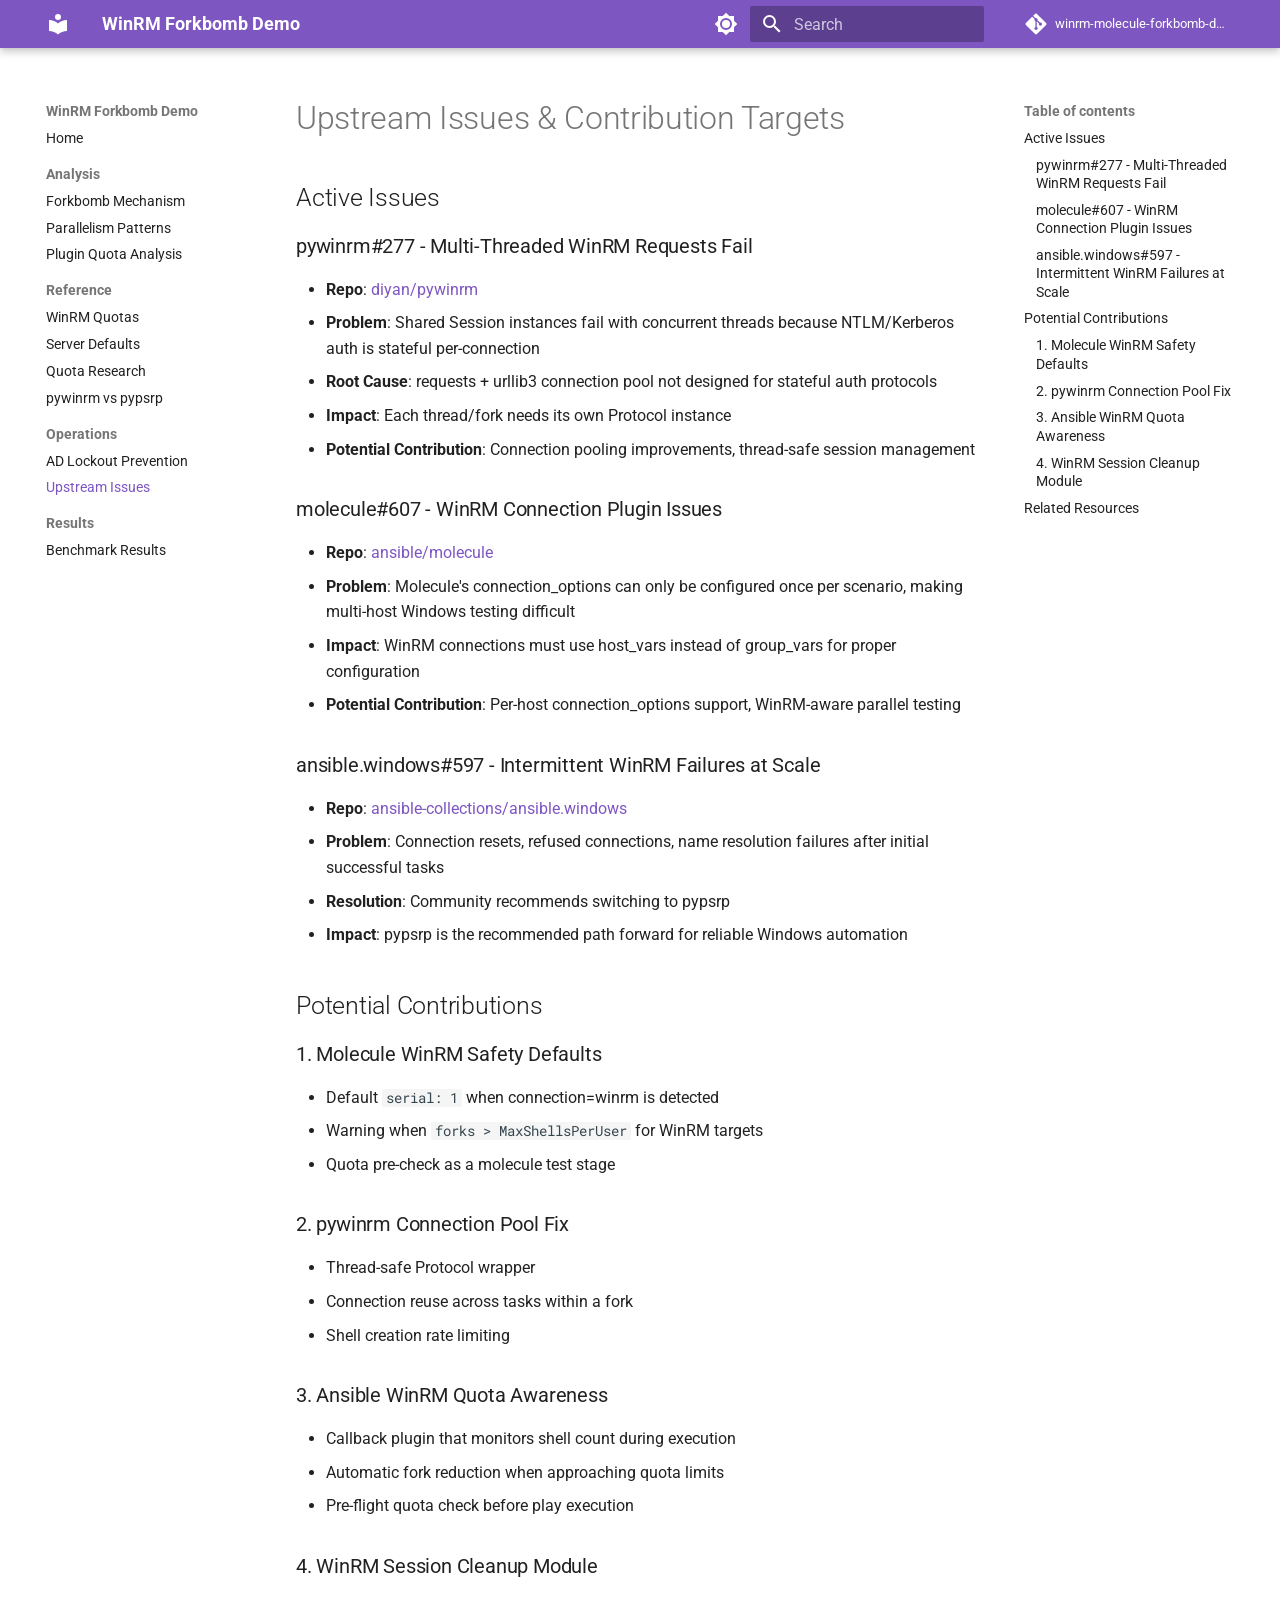
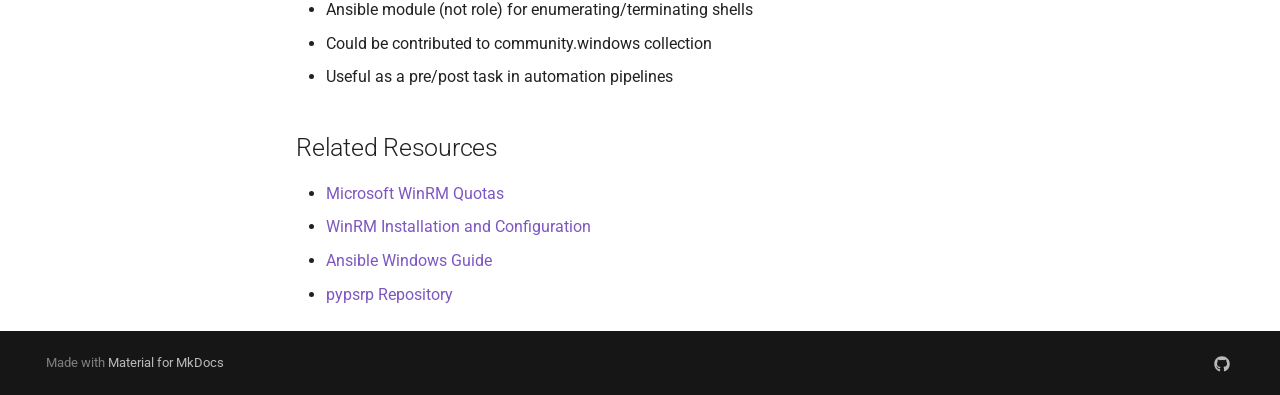
<file: upstream-issues/index.html>
<!doctype html>
<html lang="en" class="no-js">
  <head>
    
      <meta charset="utf-8">
      <meta name="viewport" content="width=device-width,initial-scale=1">
      
        <meta name="description" content="Research project demonstrating how Ansible's WinRM connection model causes authentication exhaustion and Active Directory lockouts.">
      
      
      
        <link rel="canonical" href="https://Jesssullivan.github.io/winrm-molecule-forkbomb-demo/upstream-issues/">
      
      
        <link rel="prev" href="../ad-lockout-prevention/">
      
      
        <link rel="next" href="../benchmark-results/">
      
      
        
      
      
      <link rel="icon" href="../assets/images/favicon.png">
      <meta name="generator" content="mkdocs-1.6.1, mkdocs-material-9.7.5">
    
    
      
        <title>Upstream Issues - WinRM Forkbomb Demo</title>
      
    
    
      <link rel="stylesheet" href="../assets/stylesheets/main.484c7ddc.min.css">
      
        
        <link rel="stylesheet" href="../assets/stylesheets/palette.ab4e12ef.min.css">
      
      


    
    
      
    
    
      
        
        
        <link rel="preconnect" href="https://fonts.gstatic.com" crossorigin>
        <link rel="stylesheet" href="https://fonts.googleapis.com/css?family=Roboto:300,300i,400,400i,700,700i%7CRoboto+Mono:400,400i,700,700i&display=fallback">
        <style>:root{--md-text-font:"Roboto";--md-code-font:"Roboto Mono"}</style>
      
    
    
    <script>__md_scope=new URL("..",location),__md_hash=e=>[...e].reduce(((e,_)=>(e<<5)-e+_.charCodeAt(0)),0),__md_get=(e,_=localStorage,t=__md_scope)=>JSON.parse(_.getItem(t.pathname+"."+e)),__md_set=(e,_,t=localStorage,a=__md_scope)=>{try{t.setItem(a.pathname+"."+e,JSON.stringify(_))}catch(e){}}</script>
    
      

    
    
  </head>
  
  
    
    
      
    
    
    
    
    <body dir="ltr" data-md-color-scheme="default" data-md-color-primary="deep-purple" data-md-color-accent="amber">
  
    
    <input class="md-toggle" data-md-toggle="drawer" type="checkbox" id="__drawer" autocomplete="off">
    <input class="md-toggle" data-md-toggle="search" type="checkbox" id="__search" autocomplete="off">
    <label class="md-overlay" for="__drawer"></label>
    <div data-md-component="skip">
      
        
        <a href="#upstream-issues-contribution-targets" class="md-skip">
          Skip to content
        </a>
      
    </div>
    <div data-md-component="announce">
      
    </div>
    
    
      

  

<header class="md-header md-header--shadow" data-md-component="header">
  <nav class="md-header__inner md-grid" aria-label="Header">
    <a href=".." title="WinRM Forkbomb Demo" class="md-header__button md-logo" aria-label="WinRM Forkbomb Demo" data-md-component="logo">
      
  
  <svg xmlns="http://www.w3.org/2000/svg" viewBox="0 0 24 24"><path d="M12 8a3 3 0 0 0 3-3 3 3 0 0 0-3-3 3 3 0 0 0-3 3 3 3 0 0 0 3 3m0 3.54C9.64 9.35 6.5 8 3 8v11c3.5 0 6.64 1.35 9 3.54 2.36-2.19 5.5-3.54 9-3.54V8c-3.5 0-6.64 1.35-9 3.54"/></svg>

    </a>
    <label class="md-header__button md-icon" for="__drawer">
      
      <svg xmlns="http://www.w3.org/2000/svg" viewBox="0 0 24 24"><path d="M3 6h18v2H3zm0 5h18v2H3zm0 5h18v2H3z"/></svg>
    </label>
    <div class="md-header__title" data-md-component="header-title">
      <div class="md-header__ellipsis">
        <div class="md-header__topic">
          <span class="md-ellipsis">
            WinRM Forkbomb Demo
          </span>
        </div>
        <div class="md-header__topic" data-md-component="header-topic">
          <span class="md-ellipsis">
            
              Upstream Issues
            
          </span>
        </div>
      </div>
    </div>
    
      
        <form class="md-header__option" data-md-component="palette">
  
    
    
    
    <input class="md-option" data-md-color-media="(prefers-color-scheme: light)" data-md-color-scheme="default" data-md-color-primary="deep-purple" data-md-color-accent="amber"  aria-label="Switch to dark mode"  type="radio" name="__palette" id="__palette_0">
    
      <label class="md-header__button md-icon" title="Switch to dark mode" for="__palette_1" hidden>
        <svg xmlns="http://www.w3.org/2000/svg" viewBox="0 0 24 24"><path d="M12 8a4 4 0 0 0-4 4 4 4 0 0 0 4 4 4 4 0 0 0 4-4 4 4 0 0 0-4-4m0 10a6 6 0 0 1-6-6 6 6 0 0 1 6-6 6 6 0 0 1 6 6 6 6 0 0 1-6 6m8-9.31V4h-4.69L12 .69 8.69 4H4v4.69L.69 12 4 15.31V20h4.69L12 23.31 15.31 20H20v-4.69L23.31 12z"/></svg>
      </label>
    
  
    
    
    
    <input class="md-option" data-md-color-media="(prefers-color-scheme: dark)" data-md-color-scheme="slate" data-md-color-primary="deep-purple" data-md-color-accent="amber"  aria-label="Switch to light mode"  type="radio" name="__palette" id="__palette_1">
    
      <label class="md-header__button md-icon" title="Switch to light mode" for="__palette_0" hidden>
        <svg xmlns="http://www.w3.org/2000/svg" viewBox="0 0 24 24"><path d="M12 18c-.89 0-1.74-.2-2.5-.55C11.56 16.5 13 14.42 13 12s-1.44-4.5-3.5-5.45C10.26 6.2 11.11 6 12 6a6 6 0 0 1 6 6 6 6 0 0 1-6 6m8-9.31V4h-4.69L12 .69 8.69 4H4v4.69L.69 12 4 15.31V20h4.69L12 23.31 15.31 20H20v-4.69L23.31 12z"/></svg>
      </label>
    
  
</form>
      
    
    
      <script>var palette=__md_get("__palette");if(palette&&palette.color){if("(prefers-color-scheme)"===palette.color.media){var media=matchMedia("(prefers-color-scheme: light)"),input=document.querySelector(media.matches?"[data-md-color-media='(prefers-color-scheme: light)']":"[data-md-color-media='(prefers-color-scheme: dark)']");palette.color.media=input.getAttribute("data-md-color-media"),palette.color.scheme=input.getAttribute("data-md-color-scheme"),palette.color.primary=input.getAttribute("data-md-color-primary"),palette.color.accent=input.getAttribute("data-md-color-accent")}for(var[key,value]of Object.entries(palette.color))document.body.setAttribute("data-md-color-"+key,value)}</script>
    
    
    
      
      
        <label class="md-header__button md-icon" for="__search">
          
          <svg xmlns="http://www.w3.org/2000/svg" viewBox="0 0 24 24"><path d="M9.5 3A6.5 6.5 0 0 1 16 9.5c0 1.61-.59 3.09-1.56 4.23l.27.27h.79l5 5-1.5 1.5-5-5v-.79l-.27-.27A6.52 6.52 0 0 1 9.5 16 6.5 6.5 0 0 1 3 9.5 6.5 6.5 0 0 1 9.5 3m0 2C7 5 5 7 5 9.5S7 14 9.5 14 14 12 14 9.5 12 5 9.5 5"/></svg>
        </label>
        <div class="md-search" data-md-component="search" role="dialog">
  <label class="md-search__overlay" for="__search"></label>
  <div class="md-search__inner" role="search">
    <form class="md-search__form" name="search">
      <input type="text" class="md-search__input" name="query" aria-label="Search" placeholder="Search" autocapitalize="off" autocorrect="off" autocomplete="off" spellcheck="false" data-md-component="search-query" required>
      <label class="md-search__icon md-icon" for="__search">
        
        <svg xmlns="http://www.w3.org/2000/svg" viewBox="0 0 24 24"><path d="M9.5 3A6.5 6.5 0 0 1 16 9.5c0 1.61-.59 3.09-1.56 4.23l.27.27h.79l5 5-1.5 1.5-5-5v-.79l-.27-.27A6.52 6.52 0 0 1 9.5 16 6.5 6.5 0 0 1 3 9.5 6.5 6.5 0 0 1 9.5 3m0 2C7 5 5 7 5 9.5S7 14 9.5 14 14 12 14 9.5 12 5 9.5 5"/></svg>
        
        <svg xmlns="http://www.w3.org/2000/svg" viewBox="0 0 24 24"><path d="M20 11v2H8l5.5 5.5-1.42 1.42L4.16 12l7.92-7.92L13.5 5.5 8 11z"/></svg>
      </label>
      <nav class="md-search__options" aria-label="Search">
        
        <button type="reset" class="md-search__icon md-icon" title="Clear" aria-label="Clear" tabindex="-1">
          
          <svg xmlns="http://www.w3.org/2000/svg" viewBox="0 0 24 24"><path d="M19 6.41 17.59 5 12 10.59 6.41 5 5 6.41 10.59 12 5 17.59 6.41 19 12 13.41 17.59 19 19 17.59 13.41 12z"/></svg>
        </button>
      </nav>
      
    </form>
    <div class="md-search__output">
      <div class="md-search__scrollwrap" tabindex="0" data-md-scrollfix>
        <div class="md-search-result" data-md-component="search-result">
          <div class="md-search-result__meta">
            Initializing search
          </div>
          <ol class="md-search-result__list" role="presentation"></ol>
        </div>
      </div>
    </div>
  </div>
</div>
      
    
    
      <div class="md-header__source">
        <a href="https://github.com/Jesssullivan/winrm-molecule-forkbomb-demo" title="Go to repository" class="md-source" data-md-component="source">
  <div class="md-source__icon md-icon">
    
    <svg xmlns="http://www.w3.org/2000/svg" viewBox="0 0 448 512"><!--! Font Awesome Free 7.1.0 by @fontawesome - https://fontawesome.com License - https://fontawesome.com/license/free (Icons: CC BY 4.0, Fonts: SIL OFL 1.1, Code: MIT License) Copyright 2025 Fonticons, Inc.--><path d="M439.6 236.1 244 40.5c-5.4-5.5-12.8-8.5-20.4-8.5s-15 3-20.4 8.4L162.5 81l51.5 51.5c27.1-9.1 52.7 16.8 43.4 43.7l49.7 49.7c34.2-11.8 61.2 31 35.5 56.7-26.5 26.5-70.2-2.9-56-37.3L240.3 199v121.9c25.3 12.5 22.3 41.8 9.1 55-6.4 6.4-15.2 10.1-24.3 10.1s-17.8-3.6-24.3-10.1c-17.6-17.6-11.1-46.9 11.2-56v-123c-20.8-8.5-24.6-30.7-18.6-45L142.6 101 8.5 235.1C3 240.6 0 247.9 0 255.5s3 15 8.5 20.4l195.6 195.7c5.4 5.4 12.7 8.4 20.4 8.4s15-3 20.4-8.4l194.7-194.7c5.4-5.4 8.4-12.8 8.4-20.4s-3-15-8.4-20.4"/></svg>
  </div>
  <div class="md-source__repository">
    winrm-molecule-forkbomb-demo
  </div>
</a>
      </div>
    
  </nav>
  
</header>
    
    <div class="md-container" data-md-component="container">
      
      
        
          
        
      
      <main class="md-main" data-md-component="main">
        <div class="md-main__inner md-grid">
          
            
              
              <div class="md-sidebar md-sidebar--primary" data-md-component="sidebar" data-md-type="navigation" >
                <div class="md-sidebar__scrollwrap">
                  <div class="md-sidebar__inner">
                    



<nav class="md-nav md-nav--primary" aria-label="Navigation" data-md-level="0">
  <label class="md-nav__title" for="__drawer">
    <a href=".." title="WinRM Forkbomb Demo" class="md-nav__button md-logo" aria-label="WinRM Forkbomb Demo" data-md-component="logo">
      
  
  <svg xmlns="http://www.w3.org/2000/svg" viewBox="0 0 24 24"><path d="M12 8a3 3 0 0 0 3-3 3 3 0 0 0-3-3 3 3 0 0 0-3 3 3 3 0 0 0 3 3m0 3.54C9.64 9.35 6.5 8 3 8v11c3.5 0 6.64 1.35 9 3.54 2.36-2.19 5.5-3.54 9-3.54V8c-3.5 0-6.64 1.35-9 3.54"/></svg>

    </a>
    WinRM Forkbomb Demo
  </label>
  
    <div class="md-nav__source">
      <a href="https://github.com/Jesssullivan/winrm-molecule-forkbomb-demo" title="Go to repository" class="md-source" data-md-component="source">
  <div class="md-source__icon md-icon">
    
    <svg xmlns="http://www.w3.org/2000/svg" viewBox="0 0 448 512"><!--! Font Awesome Free 7.1.0 by @fontawesome - https://fontawesome.com License - https://fontawesome.com/license/free (Icons: CC BY 4.0, Fonts: SIL OFL 1.1, Code: MIT License) Copyright 2025 Fonticons, Inc.--><path d="M439.6 236.1 244 40.5c-5.4-5.5-12.8-8.5-20.4-8.5s-15 3-20.4 8.4L162.5 81l51.5 51.5c27.1-9.1 52.7 16.8 43.4 43.7l49.7 49.7c34.2-11.8 61.2 31 35.5 56.7-26.5 26.5-70.2-2.9-56-37.3L240.3 199v121.9c25.3 12.5 22.3 41.8 9.1 55-6.4 6.4-15.2 10.1-24.3 10.1s-17.8-3.6-24.3-10.1c-17.6-17.6-11.1-46.9 11.2-56v-123c-20.8-8.5-24.6-30.7-18.6-45L142.6 101 8.5 235.1C3 240.6 0 247.9 0 255.5s3 15 8.5 20.4l195.6 195.7c5.4 5.4 12.7 8.4 20.4 8.4s15-3 20.4-8.4l194.7-194.7c5.4-5.4 8.4-12.8 8.4-20.4s-3-15-8.4-20.4"/></svg>
  </div>
  <div class="md-source__repository">
    winrm-molecule-forkbomb-demo
  </div>
</a>
    </div>
  
  <ul class="md-nav__list" data-md-scrollfix>
    
      
      
  
  
  
  
    <li class="md-nav__item">
      <a href=".." class="md-nav__link">
        
  
  
  <span class="md-ellipsis">
    
  
    Home
  

    
  </span>
  
  

      </a>
    </li>
  

    
      
      
  
  
  
  
    
    
    
    
      
        
        
      
    
    
    <li class="md-nav__item md-nav__item--section md-nav__item--nested">
      
        
        
          
        
        <input class="md-nav__toggle md-toggle md-toggle--indeterminate" type="checkbox" id="__nav_2" >
        
          
          <label class="md-nav__link" for="__nav_2" id="__nav_2_label" tabindex="">
            
  
  
  <span class="md-ellipsis">
    
  
    Analysis
  

    
  </span>
  
  

            <span class="md-nav__icon md-icon"></span>
          </label>
        
        <nav class="md-nav" data-md-level="1" aria-labelledby="__nav_2_label" aria-expanded="false">
          <label class="md-nav__title" for="__nav_2">
            <span class="md-nav__icon md-icon"></span>
            
  
    Analysis
  

          </label>
          <ul class="md-nav__list" data-md-scrollfix>
            
              
                
  
  
  
  
    <li class="md-nav__item">
      <a href="../forkbomb-mechanism/" class="md-nav__link">
        
  
  
  <span class="md-ellipsis">
    
  
    Forkbomb Mechanism
  

    
  </span>
  
  

      </a>
    </li>
  

              
            
              
                
  
  
  
  
    <li class="md-nav__item">
      <a href="../parallelism-patterns/" class="md-nav__link">
        
  
  
  <span class="md-ellipsis">
    
  
    Parallelism Patterns
  

    
  </span>
  
  

      </a>
    </li>
  

              
            
              
                
  
  
  
  
    <li class="md-nav__item">
      <a href="../plugin-quota-analysis/" class="md-nav__link">
        
  
  
  <span class="md-ellipsis">
    
  
    Plugin Quota Analysis
  

    
  </span>
  
  

      </a>
    </li>
  

              
            
          </ul>
        </nav>
      
    </li>
  

    
      
      
  
  
  
  
    
    
    
    
      
        
        
      
    
    
    <li class="md-nav__item md-nav__item--section md-nav__item--nested">
      
        
        
          
        
        <input class="md-nav__toggle md-toggle md-toggle--indeterminate" type="checkbox" id="__nav_3" >
        
          
          <label class="md-nav__link" for="__nav_3" id="__nav_3_label" tabindex="">
            
  
  
  <span class="md-ellipsis">
    
  
    Reference
  

    
  </span>
  
  

            <span class="md-nav__icon md-icon"></span>
          </label>
        
        <nav class="md-nav" data-md-level="1" aria-labelledby="__nav_3_label" aria-expanded="false">
          <label class="md-nav__title" for="__nav_3">
            <span class="md-nav__icon md-icon"></span>
            
  
    Reference
  

          </label>
          <ul class="md-nav__list" data-md-scrollfix>
            
              
                
  
  
  
  
    <li class="md-nav__item">
      <a href="../winrm-quotas/" class="md-nav__link">
        
  
  
  <span class="md-ellipsis">
    
  
    WinRM Quotas
  

    
  </span>
  
  

      </a>
    </li>
  

              
            
              
                
  
  
  
  
    <li class="md-nav__item">
      <a href="../winrm-server-defaults/" class="md-nav__link">
        
  
  
  <span class="md-ellipsis">
    
  
    Server Defaults
  

    
  </span>
  
  

      </a>
    </li>
  

              
            
              
                
  
  
  
  
    <li class="md-nav__item">
      <a href="../winrm-quota-research/" class="md-nav__link">
        
  
  
  <span class="md-ellipsis">
    
  
    Quota Research
  

    
  </span>
  
  

      </a>
    </li>
  

              
            
              
                
  
  
  
  
    <li class="md-nav__item">
      <a href="../pywinrm-vs-pypsrp/" class="md-nav__link">
        
  
  
  <span class="md-ellipsis">
    
  
    pywinrm vs pypsrp
  

    
  </span>
  
  

      </a>
    </li>
  

              
            
          </ul>
        </nav>
      
    </li>
  

    
      
      
  
  
    
  
  
  
    
    
    
    
      
        
        
      
    
    
    <li class="md-nav__item md-nav__item--active md-nav__item--section md-nav__item--nested">
      
        
        
        <input class="md-nav__toggle md-toggle " type="checkbox" id="__nav_4" checked>
        
          
          <label class="md-nav__link" for="__nav_4" id="__nav_4_label" tabindex="">
            
  
  
  <span class="md-ellipsis">
    
  
    Operations
  

    
  </span>
  
  

            <span class="md-nav__icon md-icon"></span>
          </label>
        
        <nav class="md-nav" data-md-level="1" aria-labelledby="__nav_4_label" aria-expanded="true">
          <label class="md-nav__title" for="__nav_4">
            <span class="md-nav__icon md-icon"></span>
            
  
    Operations
  

          </label>
          <ul class="md-nav__list" data-md-scrollfix>
            
              
                
  
  
  
  
    <li class="md-nav__item">
      <a href="../ad-lockout-prevention/" class="md-nav__link">
        
  
  
  <span class="md-ellipsis">
    
  
    AD Lockout Prevention
  

    
  </span>
  
  

      </a>
    </li>
  

              
            
              
                
  
  
    
  
  
  
    <li class="md-nav__item md-nav__item--active">
      
      <input class="md-nav__toggle md-toggle" type="checkbox" id="__toc">
      
      
        
      
      
        <label class="md-nav__link md-nav__link--active" for="__toc">
          
  
  
  <span class="md-ellipsis">
    
  
    Upstream Issues
  

    
  </span>
  
  

          <span class="md-nav__icon md-icon"></span>
        </label>
      
      <a href="./" class="md-nav__link md-nav__link--active">
        
  
  
  <span class="md-ellipsis">
    
  
    Upstream Issues
  

    
  </span>
  
  

      </a>
      
        

<nav class="md-nav md-nav--secondary" aria-label="Table of contents">
  
  
  
    
  
  
    <label class="md-nav__title" for="__toc">
      <span class="md-nav__icon md-icon"></span>
      Table of contents
    </label>
    <ul class="md-nav__list" data-md-component="toc" data-md-scrollfix>
      
        <li class="md-nav__item">
  <a href="#active-issues" class="md-nav__link">
    <span class="md-ellipsis">
      
        Active Issues
      
    </span>
  </a>
  
    <nav class="md-nav" aria-label="Active Issues">
      <ul class="md-nav__list">
        
          <li class="md-nav__item">
  <a href="#pywinrm277-multi-threaded-winrm-requests-fail" class="md-nav__link">
    <span class="md-ellipsis">
      
        pywinrm#277 - Multi-Threaded WinRM Requests Fail
      
    </span>
  </a>
  
</li>
        
          <li class="md-nav__item">
  <a href="#molecule607-winrm-connection-plugin-issues" class="md-nav__link">
    <span class="md-ellipsis">
      
        molecule#607 - WinRM Connection Plugin Issues
      
    </span>
  </a>
  
</li>
        
          <li class="md-nav__item">
  <a href="#ansiblewindows597-intermittent-winrm-failures-at-scale" class="md-nav__link">
    <span class="md-ellipsis">
      
        ansible.windows#597 - Intermittent WinRM Failures at Scale
      
    </span>
  </a>
  
</li>
        
      </ul>
    </nav>
  
</li>
      
        <li class="md-nav__item">
  <a href="#potential-contributions" class="md-nav__link">
    <span class="md-ellipsis">
      
        Potential Contributions
      
    </span>
  </a>
  
    <nav class="md-nav" aria-label="Potential Contributions">
      <ul class="md-nav__list">
        
          <li class="md-nav__item">
  <a href="#1-molecule-winrm-safety-defaults" class="md-nav__link">
    <span class="md-ellipsis">
      
        1. Molecule WinRM Safety Defaults
      
    </span>
  </a>
  
</li>
        
          <li class="md-nav__item">
  <a href="#2-pywinrm-connection-pool-fix" class="md-nav__link">
    <span class="md-ellipsis">
      
        2. pywinrm Connection Pool Fix
      
    </span>
  </a>
  
</li>
        
          <li class="md-nav__item">
  <a href="#3-ansible-winrm-quota-awareness" class="md-nav__link">
    <span class="md-ellipsis">
      
        3. Ansible WinRM Quota Awareness
      
    </span>
  </a>
  
</li>
        
          <li class="md-nav__item">
  <a href="#4-winrm-session-cleanup-module" class="md-nav__link">
    <span class="md-ellipsis">
      
        4. WinRM Session Cleanup Module
      
    </span>
  </a>
  
</li>
        
      </ul>
    </nav>
  
</li>
      
        <li class="md-nav__item">
  <a href="#related-resources" class="md-nav__link">
    <span class="md-ellipsis">
      
        Related Resources
      
    </span>
  </a>
  
</li>
      
    </ul>
  
</nav>
      
    </li>
  

              
            
          </ul>
        </nav>
      
    </li>
  

    
      
      
  
  
  
  
    
    
    
    
      
        
        
      
    
    
    <li class="md-nav__item md-nav__item--section md-nav__item--nested">
      
        
        
          
        
        <input class="md-nav__toggle md-toggle md-toggle--indeterminate" type="checkbox" id="__nav_5" >
        
          
          <label class="md-nav__link" for="__nav_5" id="__nav_5_label" tabindex="">
            
  
  
  <span class="md-ellipsis">
    
  
    Results
  

    
  </span>
  
  

            <span class="md-nav__icon md-icon"></span>
          </label>
        
        <nav class="md-nav" data-md-level="1" aria-labelledby="__nav_5_label" aria-expanded="false">
          <label class="md-nav__title" for="__nav_5">
            <span class="md-nav__icon md-icon"></span>
            
  
    Results
  

          </label>
          <ul class="md-nav__list" data-md-scrollfix>
            
              
                
  
  
  
  
    <li class="md-nav__item">
      <a href="../benchmark-results/" class="md-nav__link">
        
  
  
  <span class="md-ellipsis">
    
  
    Benchmark Results
  

    
  </span>
  
  

      </a>
    </li>
  

              
            
          </ul>
        </nav>
      
    </li>
  

    
  </ul>
</nav>
                  </div>
                </div>
              </div>
            
            
              
              <div class="md-sidebar md-sidebar--secondary" data-md-component="sidebar" data-md-type="toc" >
                <div class="md-sidebar__scrollwrap">
                  <div class="md-sidebar__inner">
                    

<nav class="md-nav md-nav--secondary" aria-label="Table of contents">
  
  
  
    
  
  
    <label class="md-nav__title" for="__toc">
      <span class="md-nav__icon md-icon"></span>
      Table of contents
    </label>
    <ul class="md-nav__list" data-md-component="toc" data-md-scrollfix>
      
        <li class="md-nav__item">
  <a href="#active-issues" class="md-nav__link">
    <span class="md-ellipsis">
      
        Active Issues
      
    </span>
  </a>
  
    <nav class="md-nav" aria-label="Active Issues">
      <ul class="md-nav__list">
        
          <li class="md-nav__item">
  <a href="#pywinrm277-multi-threaded-winrm-requests-fail" class="md-nav__link">
    <span class="md-ellipsis">
      
        pywinrm#277 - Multi-Threaded WinRM Requests Fail
      
    </span>
  </a>
  
</li>
        
          <li class="md-nav__item">
  <a href="#molecule607-winrm-connection-plugin-issues" class="md-nav__link">
    <span class="md-ellipsis">
      
        molecule#607 - WinRM Connection Plugin Issues
      
    </span>
  </a>
  
</li>
        
          <li class="md-nav__item">
  <a href="#ansiblewindows597-intermittent-winrm-failures-at-scale" class="md-nav__link">
    <span class="md-ellipsis">
      
        ansible.windows#597 - Intermittent WinRM Failures at Scale
      
    </span>
  </a>
  
</li>
        
      </ul>
    </nav>
  
</li>
      
        <li class="md-nav__item">
  <a href="#potential-contributions" class="md-nav__link">
    <span class="md-ellipsis">
      
        Potential Contributions
      
    </span>
  </a>
  
    <nav class="md-nav" aria-label="Potential Contributions">
      <ul class="md-nav__list">
        
          <li class="md-nav__item">
  <a href="#1-molecule-winrm-safety-defaults" class="md-nav__link">
    <span class="md-ellipsis">
      
        1. Molecule WinRM Safety Defaults
      
    </span>
  </a>
  
</li>
        
          <li class="md-nav__item">
  <a href="#2-pywinrm-connection-pool-fix" class="md-nav__link">
    <span class="md-ellipsis">
      
        2. pywinrm Connection Pool Fix
      
    </span>
  </a>
  
</li>
        
          <li class="md-nav__item">
  <a href="#3-ansible-winrm-quota-awareness" class="md-nav__link">
    <span class="md-ellipsis">
      
        3. Ansible WinRM Quota Awareness
      
    </span>
  </a>
  
</li>
        
          <li class="md-nav__item">
  <a href="#4-winrm-session-cleanup-module" class="md-nav__link">
    <span class="md-ellipsis">
      
        4. WinRM Session Cleanup Module
      
    </span>
  </a>
  
</li>
        
      </ul>
    </nav>
  
</li>
      
        <li class="md-nav__item">
  <a href="#related-resources" class="md-nav__link">
    <span class="md-ellipsis">
      
        Related Resources
      
    </span>
  </a>
  
</li>
      
    </ul>
  
</nav>
                  </div>
                </div>
              </div>
            
          
          
            <div class="md-content" data-md-component="content">
              
              <article class="md-content__inner md-typeset">
                
                  


  
  


<h1 id="upstream-issues-contribution-targets">Upstream Issues &amp; Contribution Targets<a class="headerlink" href="#upstream-issues-contribution-targets" title="Permanent link">&para;</a></h1>
<h2 id="active-issues">Active Issues<a class="headerlink" href="#active-issues" title="Permanent link">&para;</a></h2>
<h3 id="pywinrm277-multi-threaded-winrm-requests-fail">pywinrm#277 - Multi-Threaded WinRM Requests Fail<a class="headerlink" href="#pywinrm277-multi-threaded-winrm-requests-fail" title="Permanent link">&para;</a></h3>
<ul>
<li><strong>Repo</strong>: <a href="https://github.com/diyan/pywinrm/issues/277">diyan/pywinrm</a></li>
<li><strong>Problem</strong>: Shared Session instances fail with concurrent threads because NTLM/Kerberos auth is stateful per-connection</li>
<li><strong>Root Cause</strong>: requests + urllib3 connection pool not designed for stateful auth protocols</li>
<li><strong>Impact</strong>: Each thread/fork needs its own Protocol instance</li>
<li><strong>Potential Contribution</strong>: Connection pooling improvements, thread-safe session management</li>
</ul>
<h3 id="molecule607-winrm-connection-plugin-issues">molecule#607 - WinRM Connection Plugin Issues<a class="headerlink" href="#molecule607-winrm-connection-plugin-issues" title="Permanent link">&para;</a></h3>
<ul>
<li><strong>Repo</strong>: <a href="https://github.com/ansible/molecule/issues/607">ansible/molecule</a></li>
<li><strong>Problem</strong>: Molecule's connection_options can only be configured once per scenario, making multi-host Windows testing difficult</li>
<li><strong>Impact</strong>: WinRM connections must use host_vars instead of group_vars for proper configuration</li>
<li><strong>Potential Contribution</strong>: Per-host connection_options support, WinRM-aware parallel testing</li>
</ul>
<h3 id="ansiblewindows597-intermittent-winrm-failures-at-scale">ansible.windows#597 - Intermittent WinRM Failures at Scale<a class="headerlink" href="#ansiblewindows597-intermittent-winrm-failures-at-scale" title="Permanent link">&para;</a></h3>
<ul>
<li><strong>Repo</strong>: <a href="https://github.com/ansible-collections/ansible.windows/issues/597">ansible-collections/ansible.windows</a></li>
<li><strong>Problem</strong>: Connection resets, refused connections, name resolution failures after initial successful tasks</li>
<li><strong>Resolution</strong>: Community recommends switching to pypsrp</li>
<li><strong>Impact</strong>: pypsrp is the recommended path forward for reliable Windows automation</li>
</ul>
<h2 id="potential-contributions">Potential Contributions<a class="headerlink" href="#potential-contributions" title="Permanent link">&para;</a></h2>
<h3 id="1-molecule-winrm-safety-defaults">1. Molecule WinRM Safety Defaults<a class="headerlink" href="#1-molecule-winrm-safety-defaults" title="Permanent link">&para;</a></h3>
<ul>
<li>Default <code>serial: 1</code> when connection=winrm is detected</li>
<li>Warning when <code>forks &gt; MaxShellsPerUser</code> for WinRM targets</li>
<li>Quota pre-check as a molecule test stage</li>
</ul>
<h3 id="2-pywinrm-connection-pool-fix">2. pywinrm Connection Pool Fix<a class="headerlink" href="#2-pywinrm-connection-pool-fix" title="Permanent link">&para;</a></h3>
<ul>
<li>Thread-safe Protocol wrapper</li>
<li>Connection reuse across tasks within a fork</li>
<li>Shell creation rate limiting</li>
</ul>
<h3 id="3-ansible-winrm-quota-awareness">3. Ansible WinRM Quota Awareness<a class="headerlink" href="#3-ansible-winrm-quota-awareness" title="Permanent link">&para;</a></h3>
<ul>
<li>Callback plugin that monitors shell count during execution</li>
<li>Automatic fork reduction when approaching quota limits</li>
<li>Pre-flight quota check before play execution</li>
</ul>
<h3 id="4-winrm-session-cleanup-module">4. WinRM Session Cleanup Module<a class="headerlink" href="#4-winrm-session-cleanup-module" title="Permanent link">&para;</a></h3>
<ul>
<li>Ansible module (not role) for enumerating/terminating shells</li>
<li>Could be contributed to community.windows collection</li>
<li>Useful as a pre/post task in automation pipelines</li>
</ul>
<h2 id="related-resources">Related Resources<a class="headerlink" href="#related-resources" title="Permanent link">&para;</a></h2>
<ul>
<li><a href="https://learn.microsoft.com/en-us/windows/win32/winrm/quotas">Microsoft WinRM Quotas</a></li>
<li><a href="https://learn.microsoft.com/en-us/windows/win32/winrm/installation-and-configuration-for-windows-remote-management">WinRM Installation and Configuration</a></li>
<li><a href="https://docs.ansible.com/projects/ansible/latest/os_guide/windows_winrm.html">Ansible Windows Guide</a></li>
<li><a href="https://github.com/jborean93/pypsrp">pypsrp Repository</a></li>
</ul>












                
              </article>
            </div>
          
          
<script>var target=document.getElementById(location.hash.slice(1));target&&target.name&&(target.checked=target.name.startsWith("__tabbed_"))</script>
        </div>
        
      </main>
      
        <footer class="md-footer">
  
  <div class="md-footer-meta md-typeset">
    <div class="md-footer-meta__inner md-grid">
      <div class="md-copyright">
  
  
    Made with
    <a href="https://squidfunk.github.io/mkdocs-material/" target="_blank" rel="noopener">
      Material for MkDocs
    </a>
  
</div>
      
        
<div class="md-social">
  
    
    
    
    
      
      
    
    <a href="https://github.com/Jesssullivan/winrm-molecule-forkbomb-demo" target="_blank" rel="noopener" title="github.com" class="md-social__link">
      <svg xmlns="http://www.w3.org/2000/svg" viewBox="0 0 512 512"><!--! Font Awesome Free 7.1.0 by @fontawesome - https://fontawesome.com License - https://fontawesome.com/license/free (Icons: CC BY 4.0, Fonts: SIL OFL 1.1, Code: MIT License) Copyright 2025 Fonticons, Inc.--><path d="M173.9 397.4c0 2-2.3 3.6-5.2 3.6-3.3.3-5.6-1.3-5.6-3.6 0-2 2.3-3.6 5.2-3.6 3-.3 5.6 1.3 5.6 3.6m-31.1-4.5c-.7 2 1.3 4.3 4.3 4.9 2.6 1 5.6 0 6.2-2s-1.3-4.3-4.3-5.2c-2.6-.7-5.5.3-6.2 2.3m44.2-1.7c-2.9.7-4.9 2.6-4.6 4.9.3 2 2.9 3.3 5.9 2.6 2.9-.7 4.9-2.6 4.6-4.6-.3-1.9-3-3.2-5.9-2.9M252.8 8C114.1 8 8 113.3 8 252c0 110.9 69.8 205.8 169.5 239.2 12.8 2.3 17.3-5.6 17.3-12.1 0-6.2-.3-40.4-.3-61.4 0 0-70 15-84.7-29.8 0 0-11.4-29.1-27.8-36.6 0 0-22.9-15.7 1.6-15.4 0 0 24.9 2 38.6 25.8 21.9 38.6 58.6 27.5 72.9 20.9 2.3-16 8.8-27.1 16-33.7-55.9-6.2-112.3-14.3-112.3-110.5 0-27.5 7.6-41.3 23.6-58.9-2.6-6.5-11.1-33.3 2.6-67.9 20.9-6.5 69 27 69 27 20-5.6 41.5-8.5 62.8-8.5s42.8 2.9 62.8 8.5c0 0 48.1-33.6 69-27 13.7 34.7 5.2 61.4 2.6 67.9 16 17.7 25.8 31.5 25.8 58.9 0 96.5-58.9 104.2-114.8 110.5 9.2 7.9 17 22.9 17 46.4 0 33.7-.3 75.4-.3 83.6 0 6.5 4.6 14.4 17.3 12.1C436.2 457.8 504 362.9 504 252 504 113.3 391.5 8 252.8 8M105.2 352.9c-1.3 1-1 3.3.7 5.2 1.6 1.6 3.9 2.3 5.2 1 1.3-1 1-3.3-.7-5.2-1.6-1.6-3.9-2.3-5.2-1m-10.8-8.1c-.7 1.3.3 2.9 2.3 3.9 1.6 1 3.6.7 4.3-.7.7-1.3-.3-2.9-2.3-3.9-2-.6-3.6-.3-4.3.7m32.4 35.6c-1.6 1.3-1 4.3 1.3 6.2 2.3 2.3 5.2 2.6 6.5 1 1.3-1.3.7-4.3-1.3-6.2-2.2-2.3-5.2-2.6-6.5-1m-11.4-14.7c-1.6 1-1.6 3.6 0 5.9s4.3 3.3 5.6 2.3c1.6-1.3 1.6-3.9 0-6.2-1.4-2.3-4-3.3-5.6-2"/></svg>
    </a>
  
</div>
      
    </div>
  </div>
</footer>
      
    </div>
    <div class="md-dialog" data-md-component="dialog">
      <div class="md-dialog__inner md-typeset"></div>
    </div>
    
    
    
      
      
      <script id="__config" type="application/json">{"annotate": null, "base": "..", "features": ["navigation.sections", "navigation.expand", "content.code.copy"], "search": "../assets/javascripts/workers/search.2c215733.min.js", "tags": null, "translations": {"clipboard.copied": "Copied to clipboard", "clipboard.copy": "Copy to clipboard", "search.result.more.one": "1 more on this page", "search.result.more.other": "# more on this page", "search.result.none": "No matching documents", "search.result.one": "1 matching document", "search.result.other": "# matching documents", "search.result.placeholder": "Type to start searching", "search.result.term.missing": "Missing", "select.version": "Select version"}, "version": null}</script>
    
    
      <script src="../assets/javascripts/bundle.79ae519e.min.js"></script>
      
    
  </body>
</html>
</file>
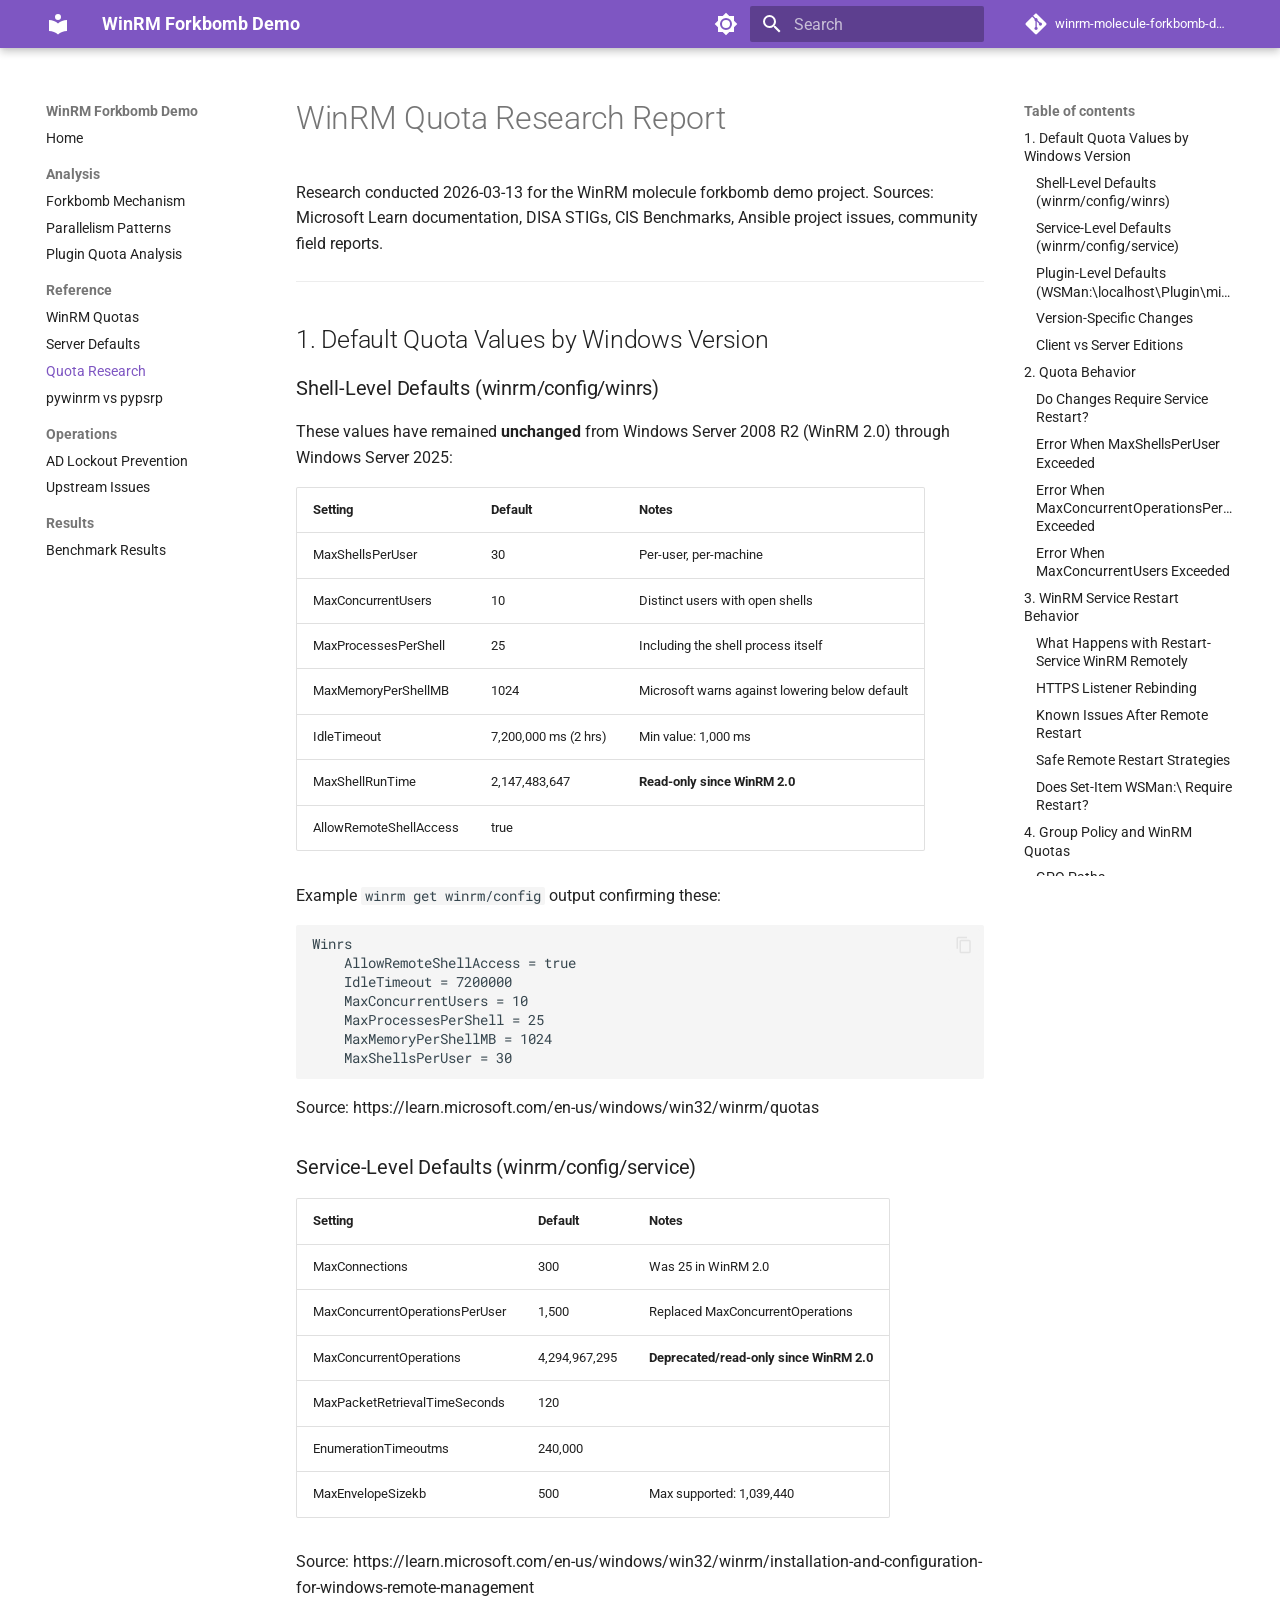
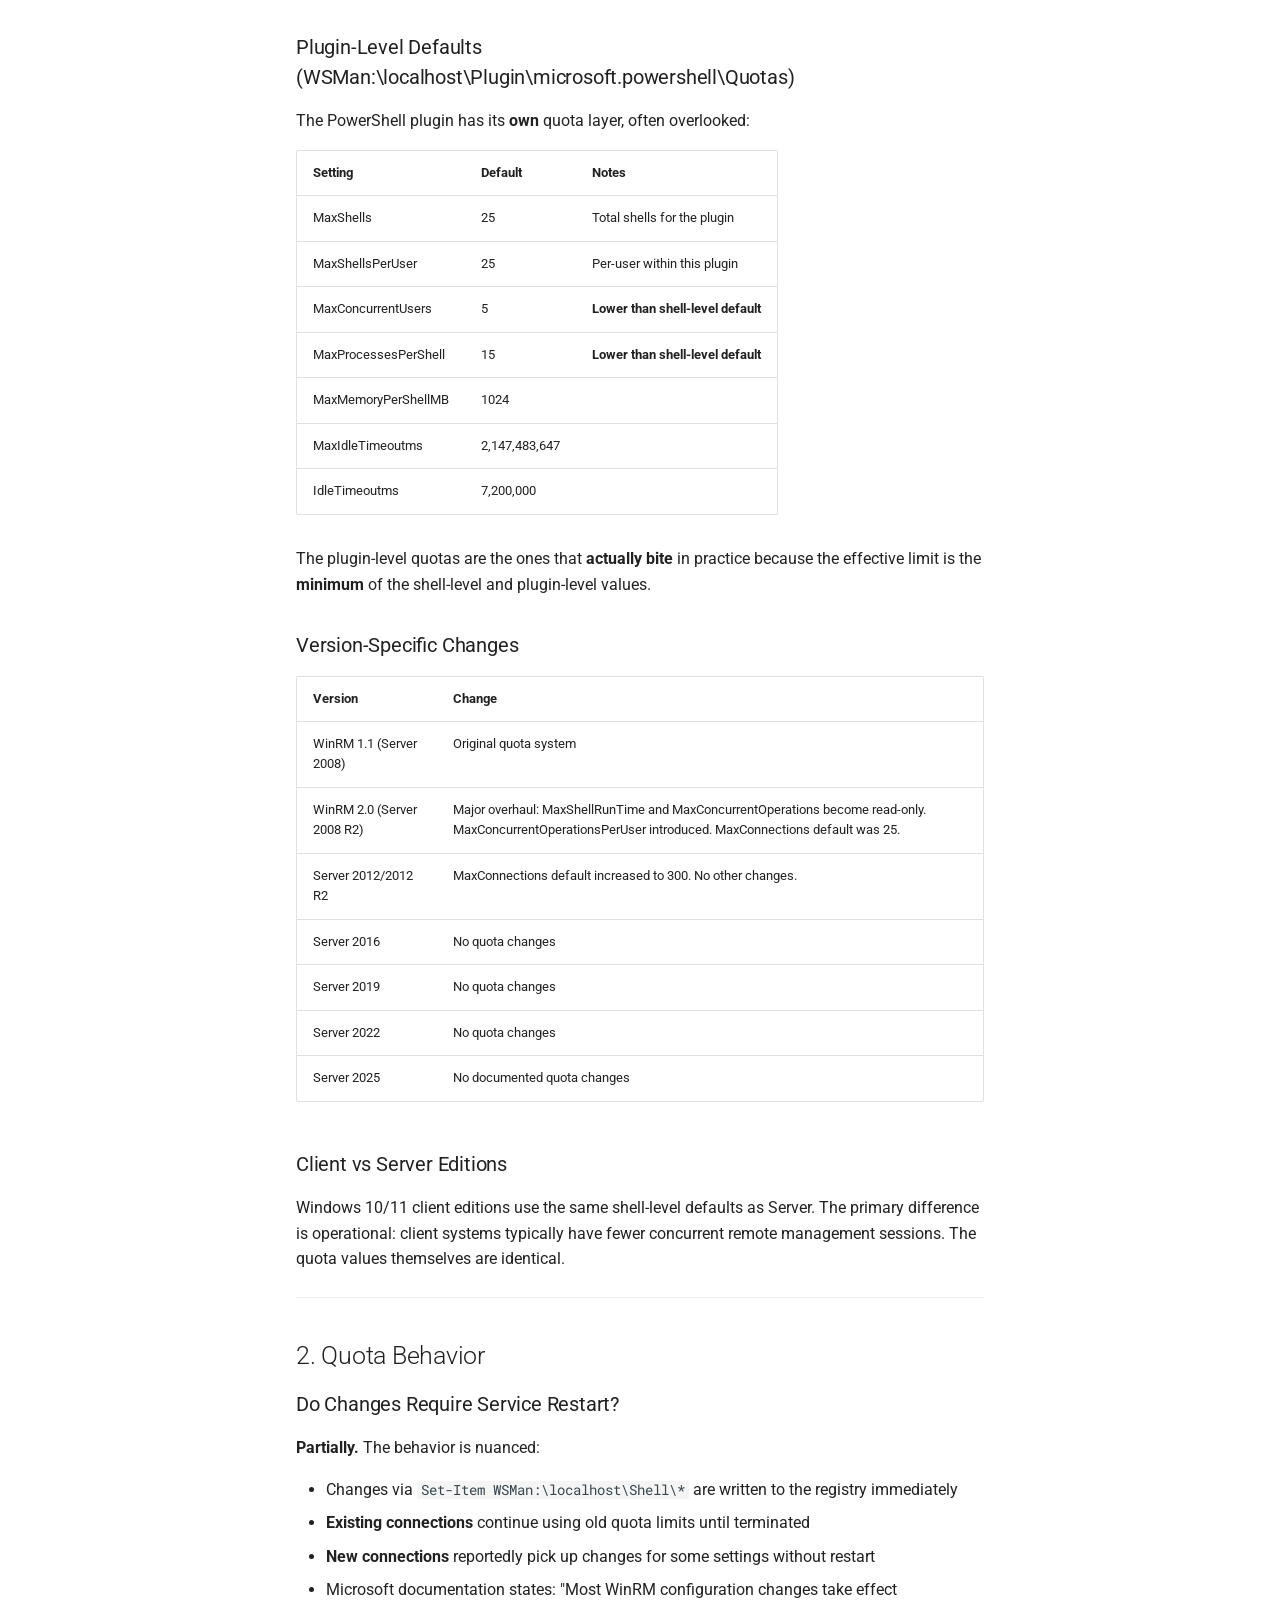
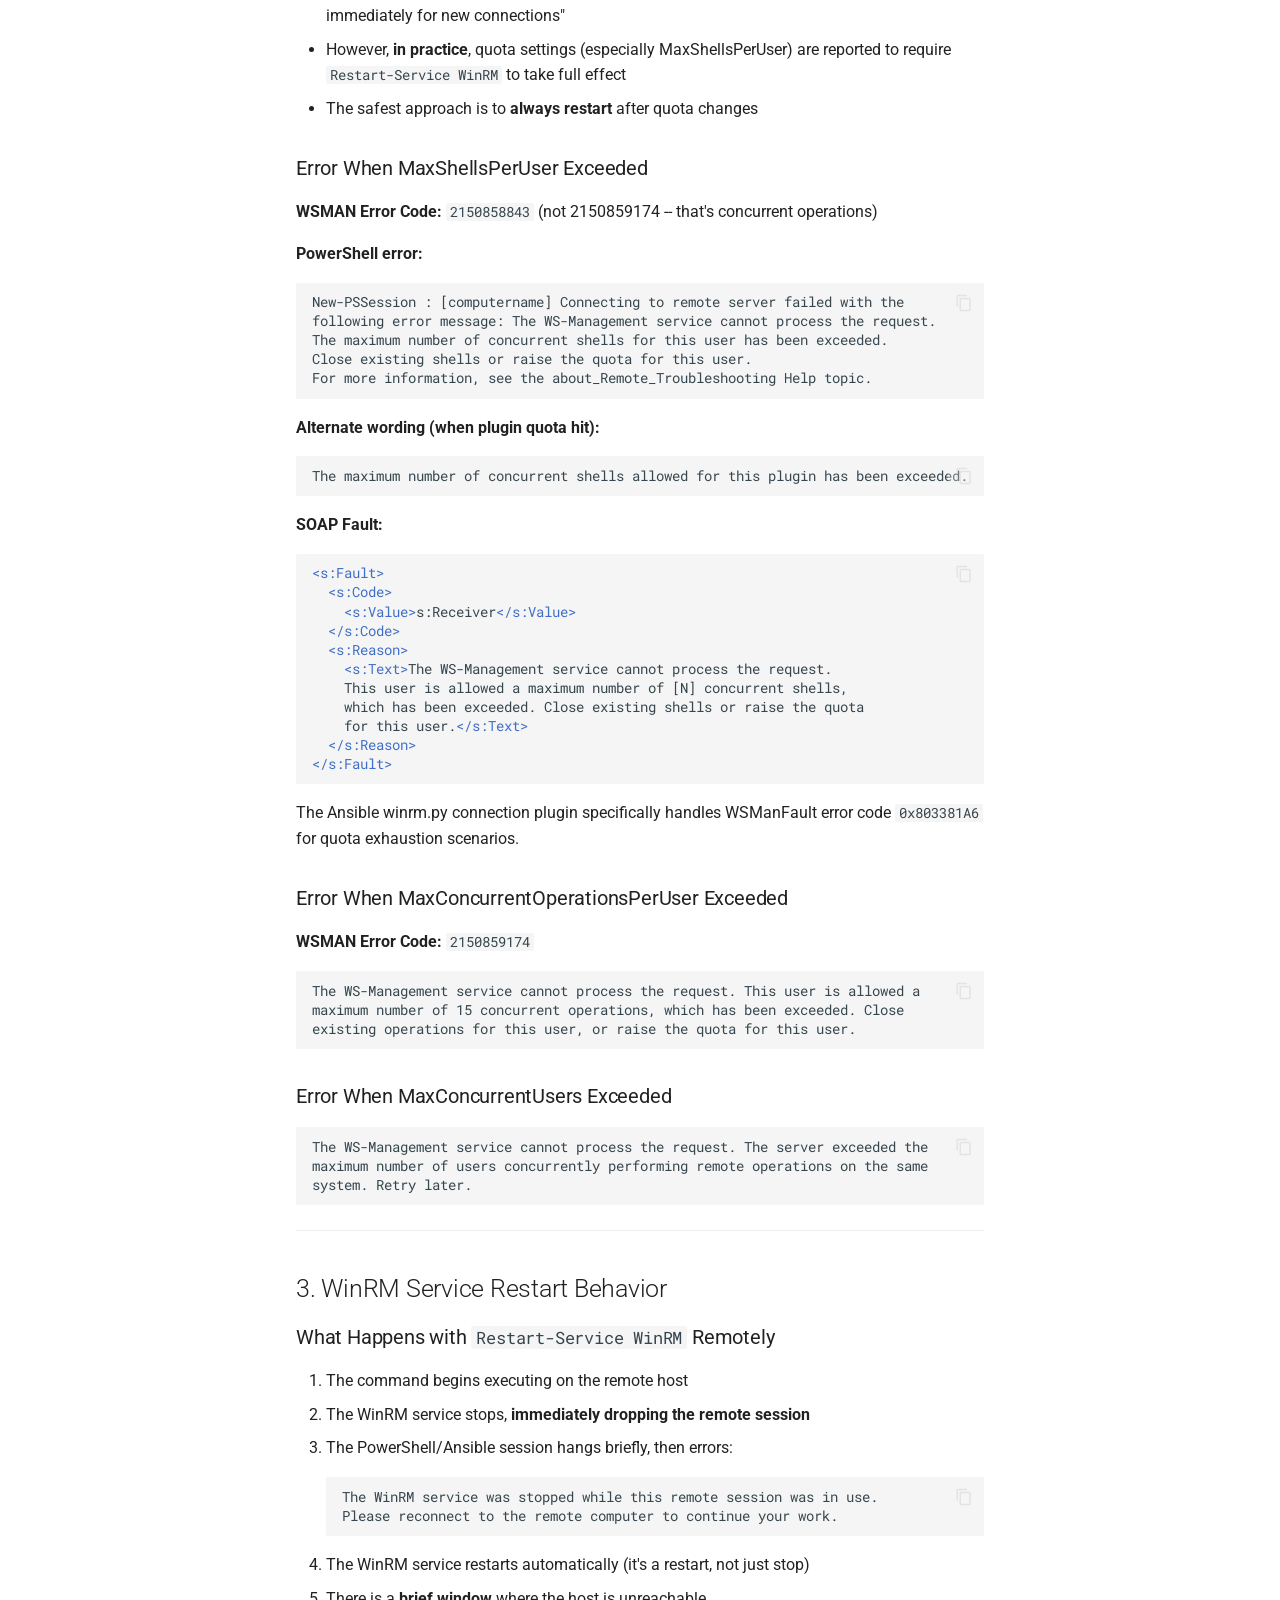
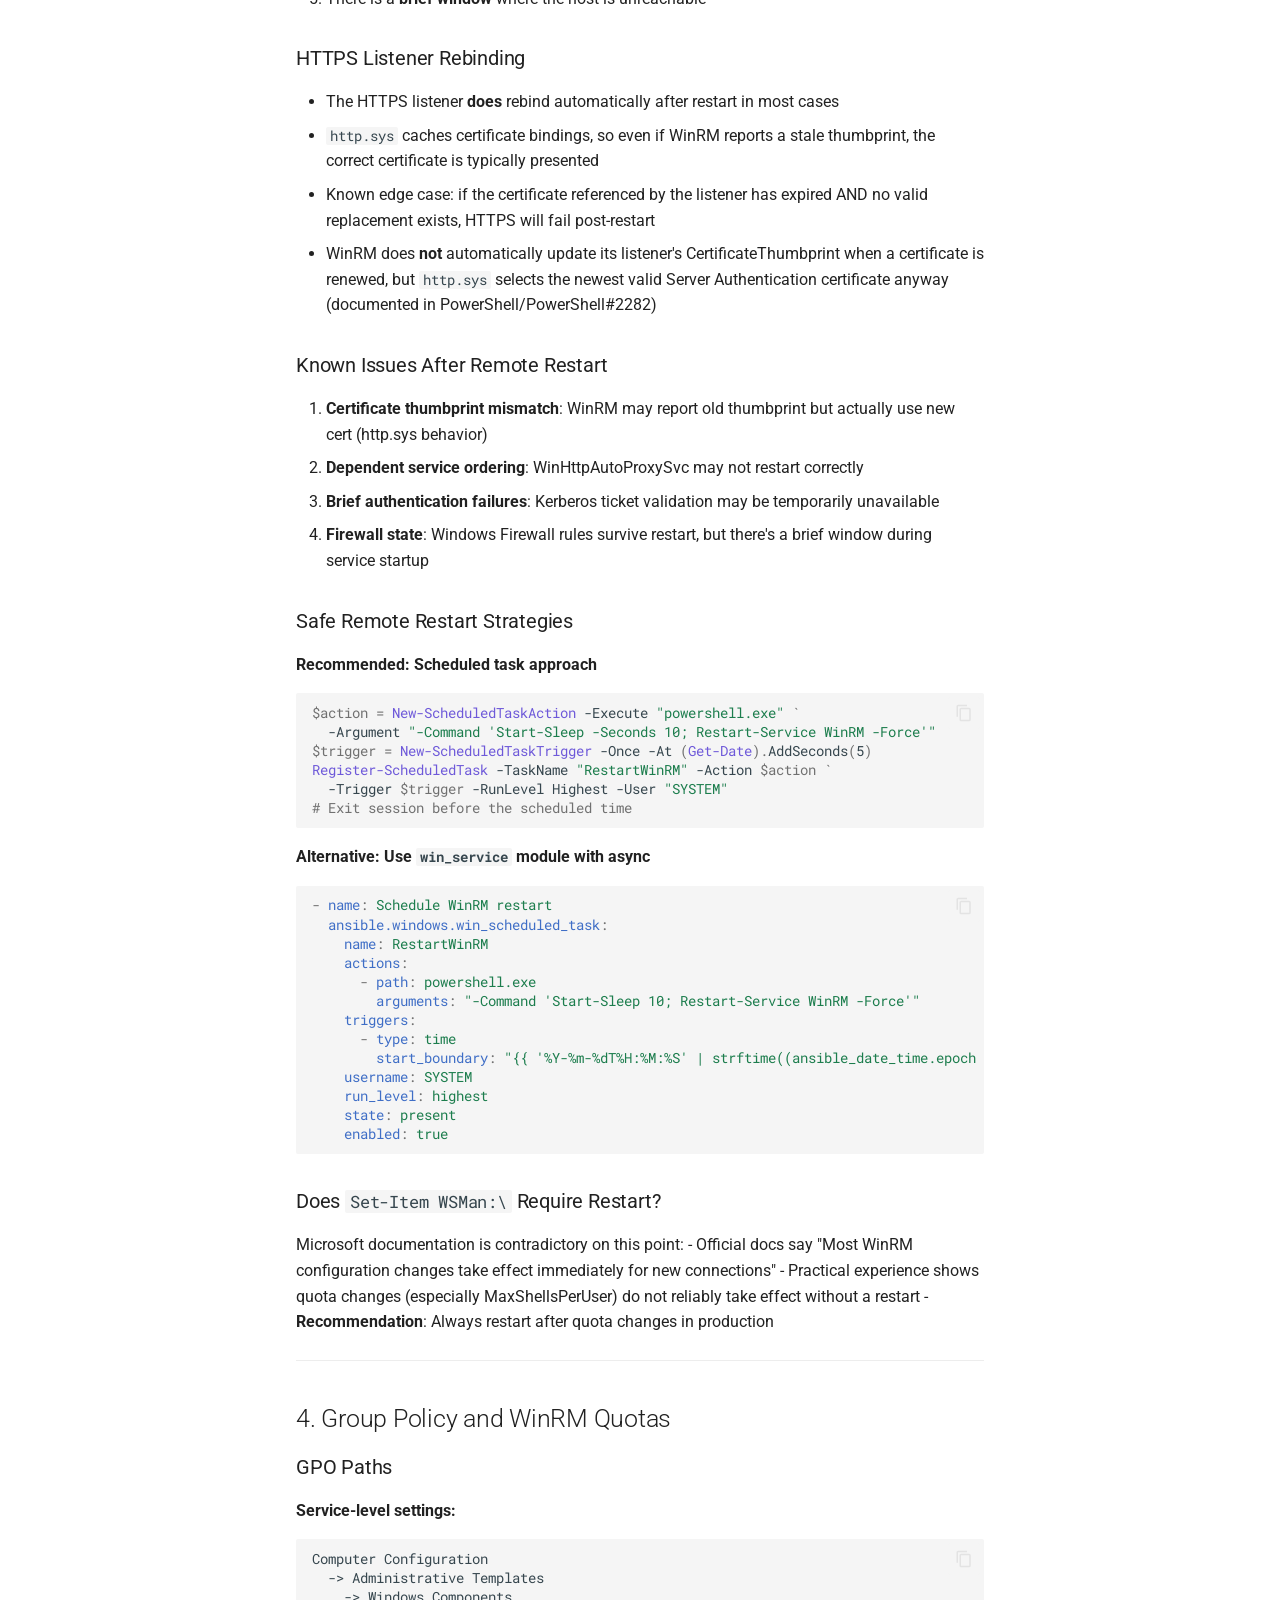
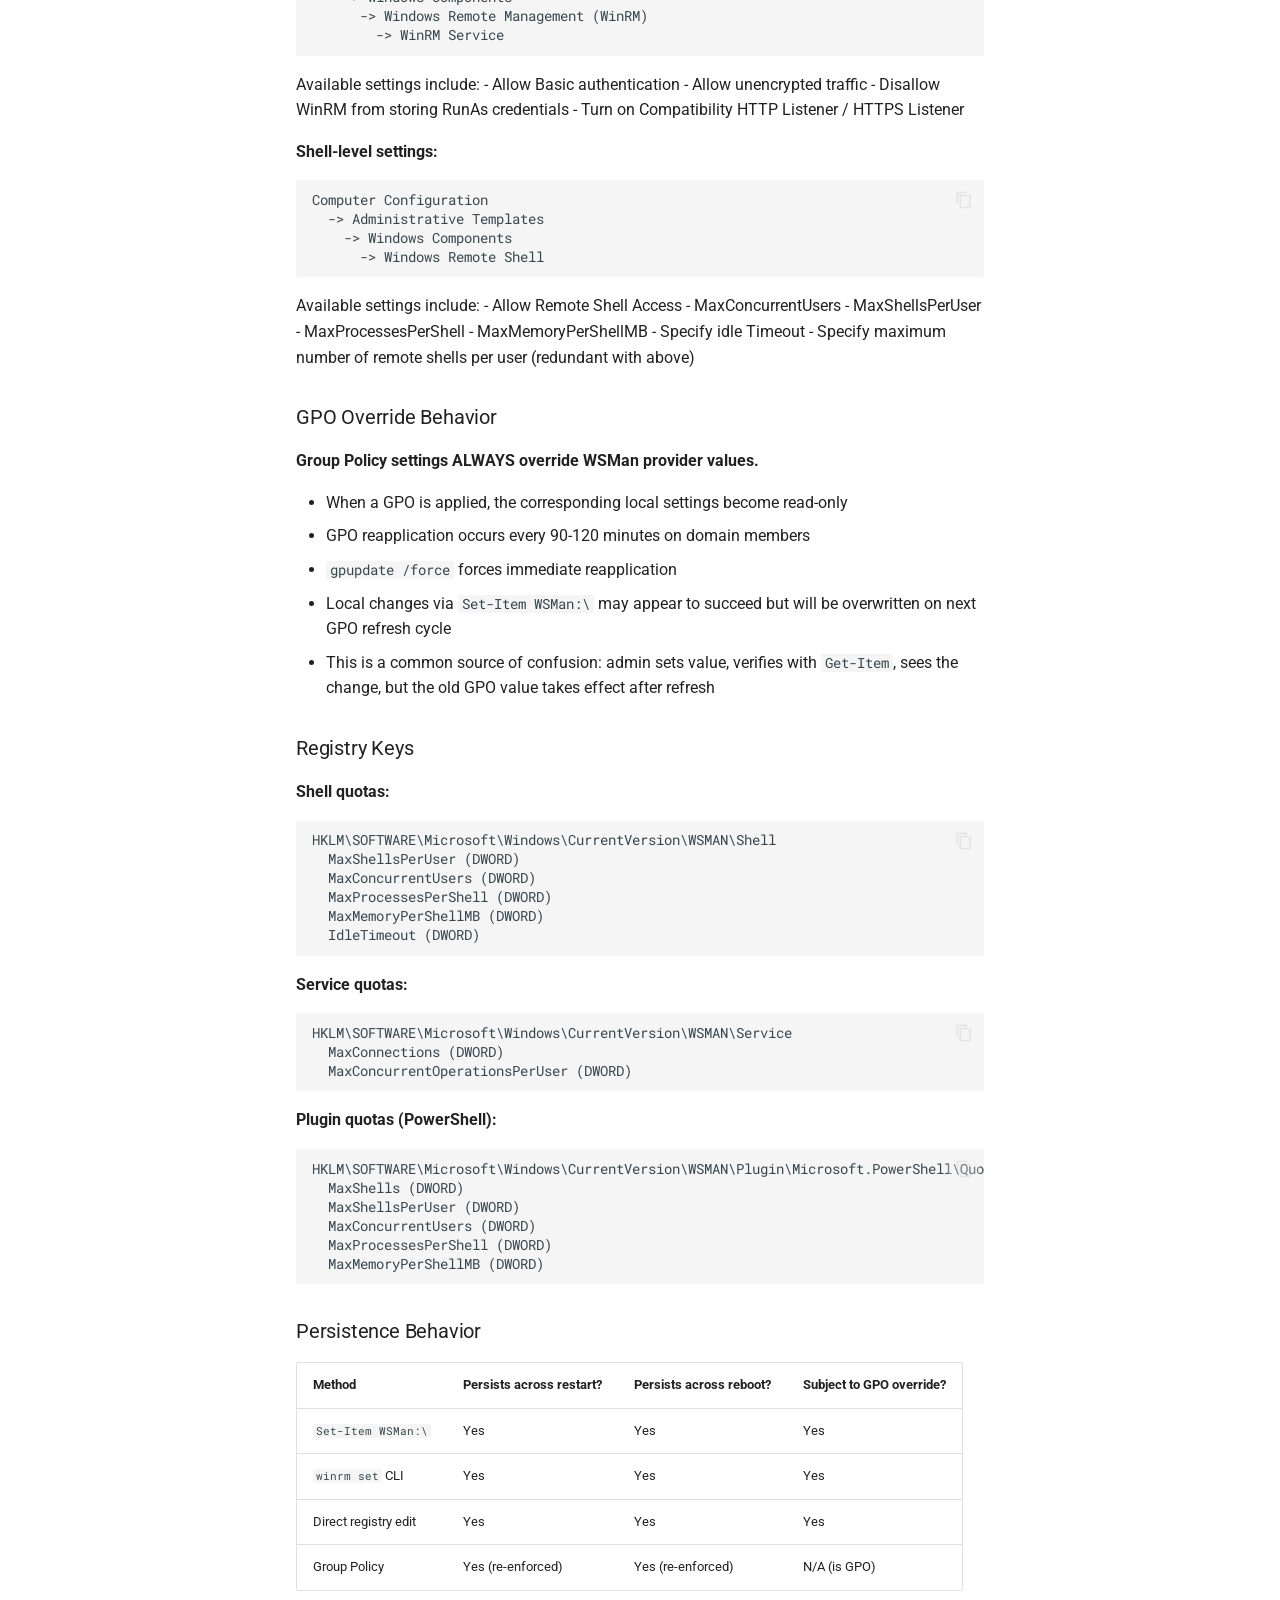
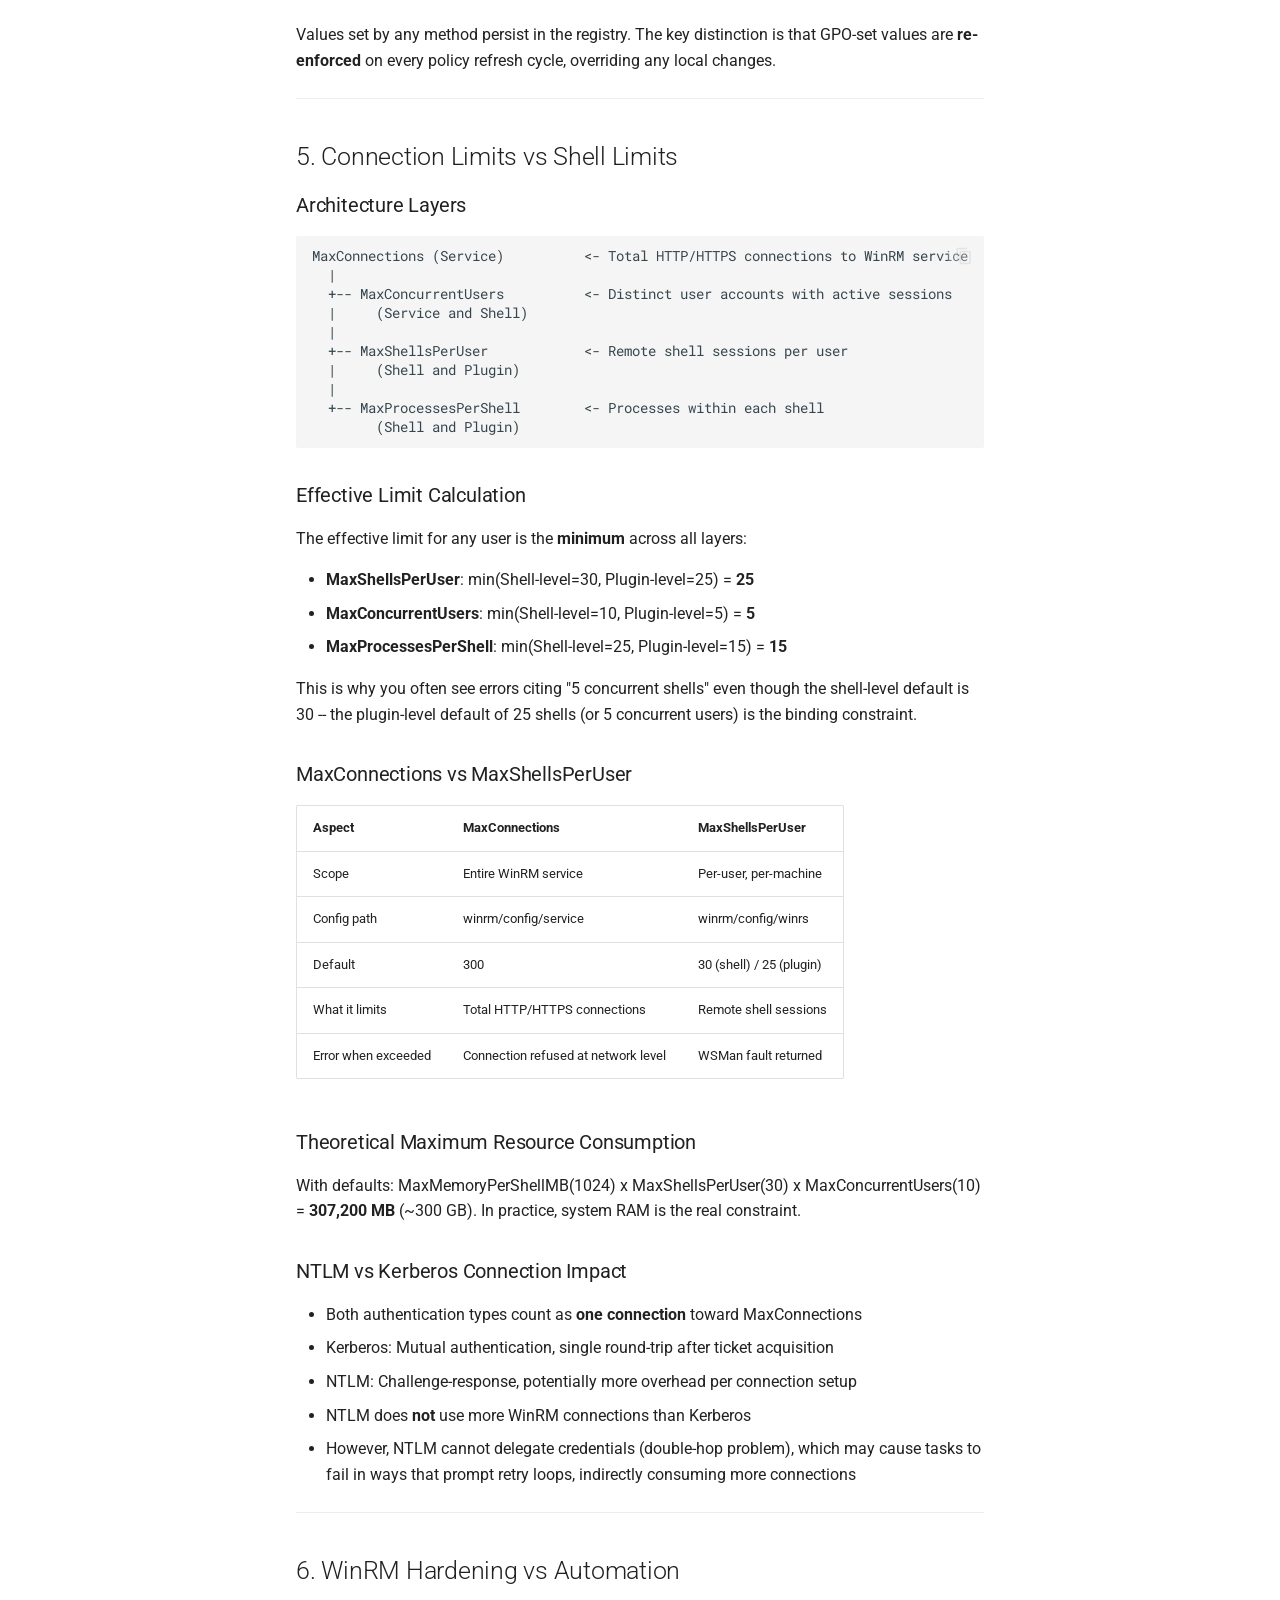
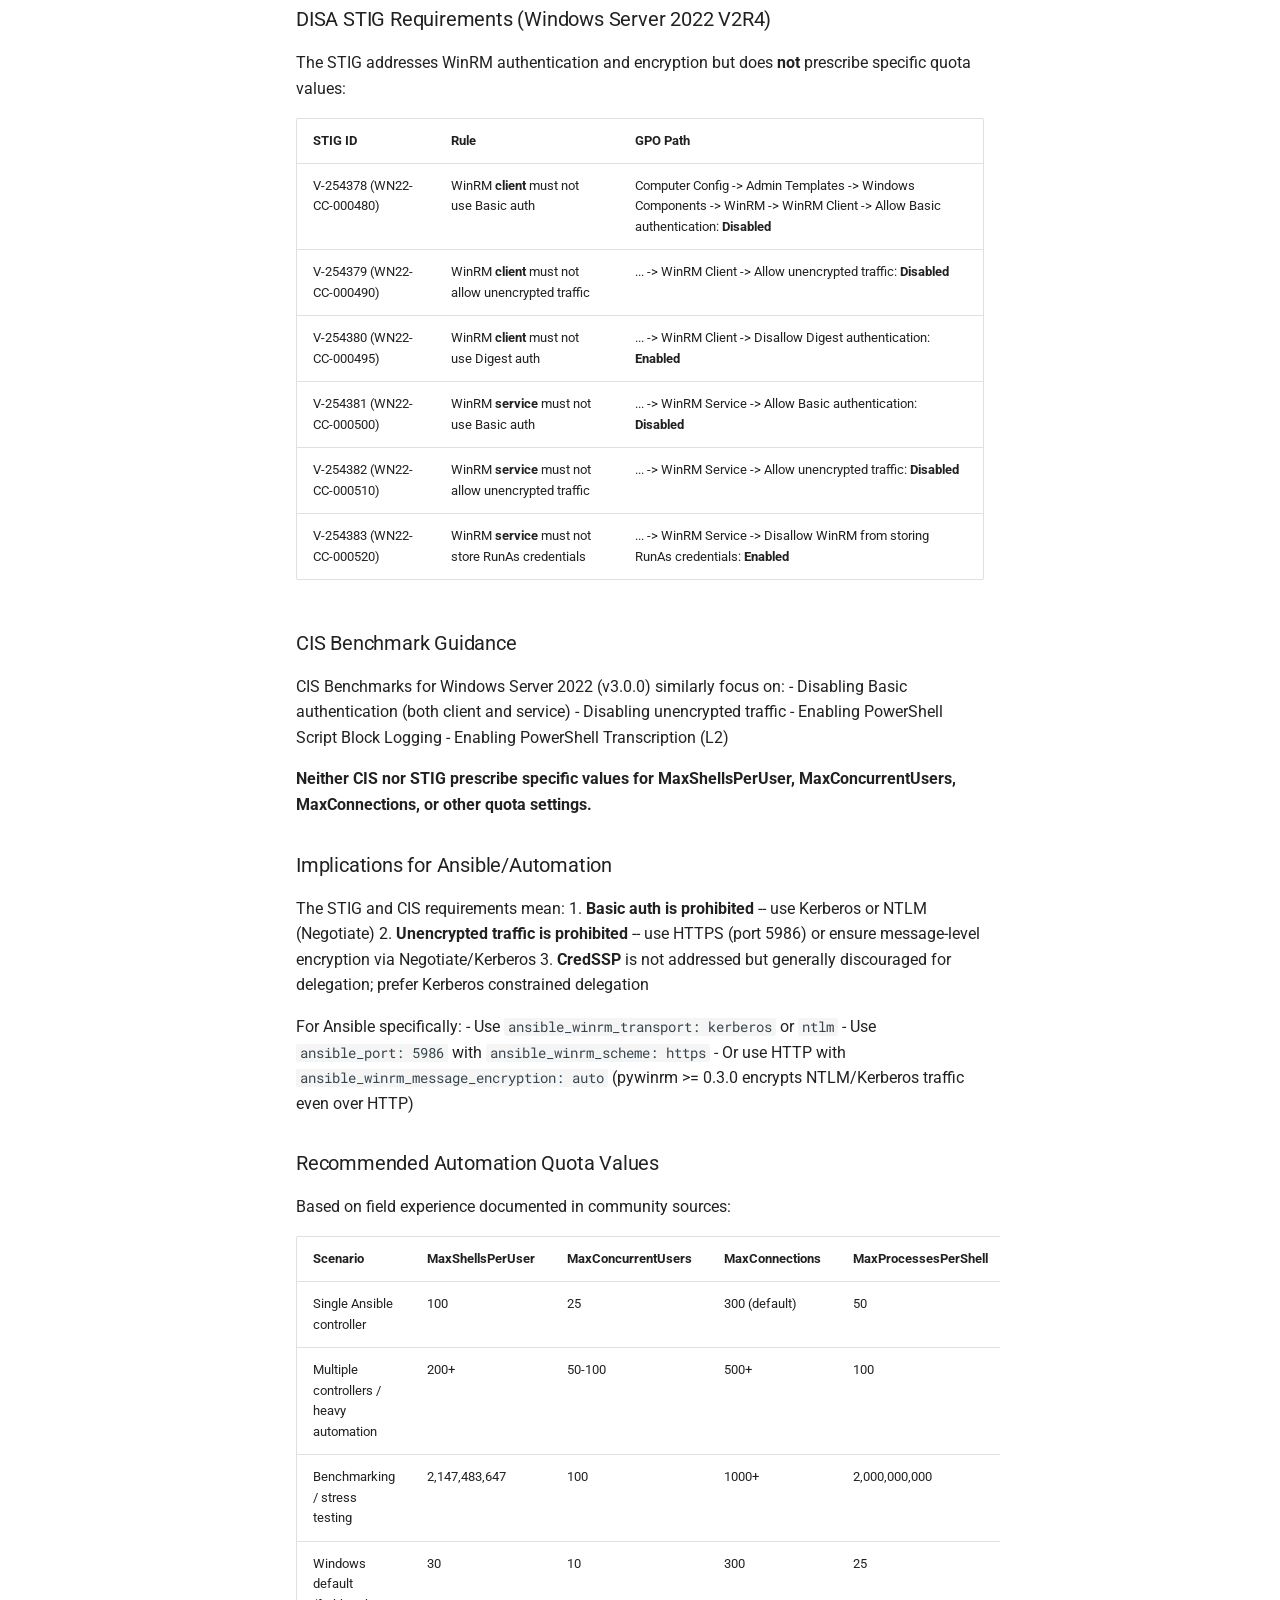
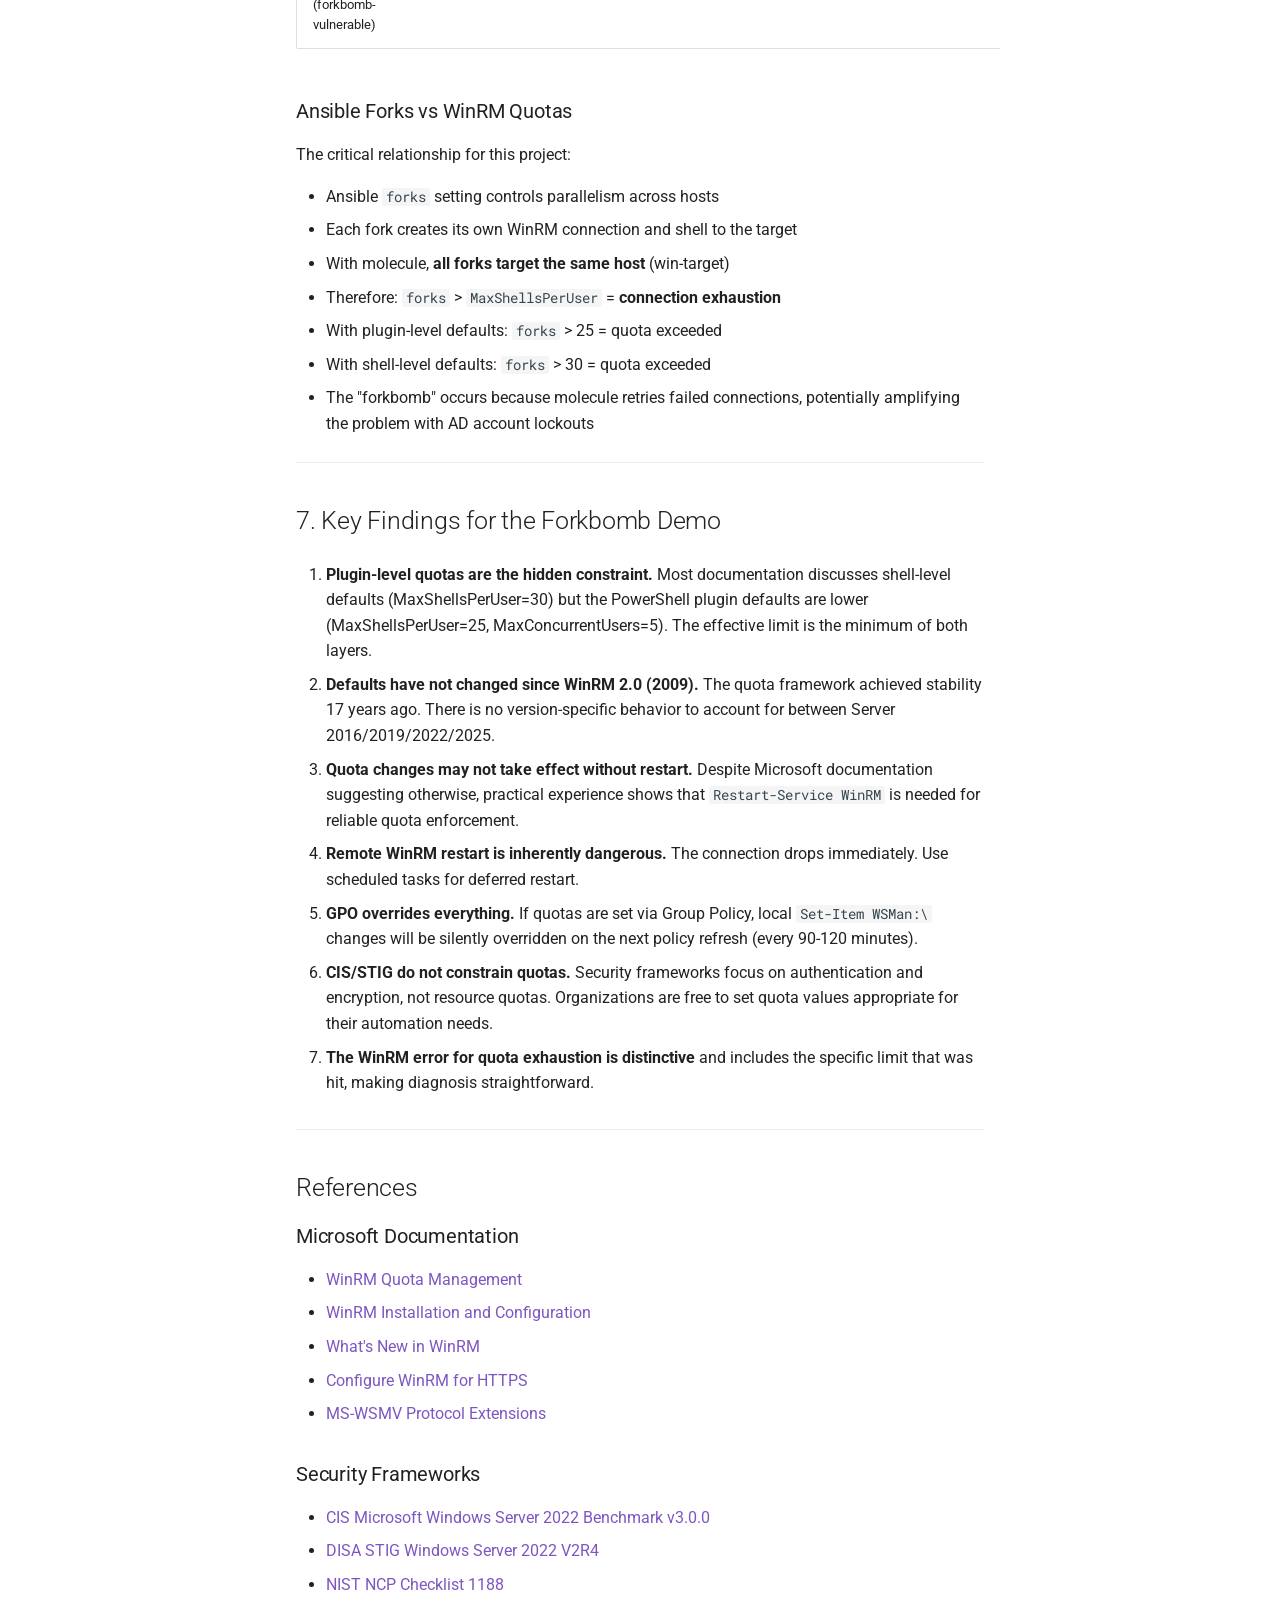
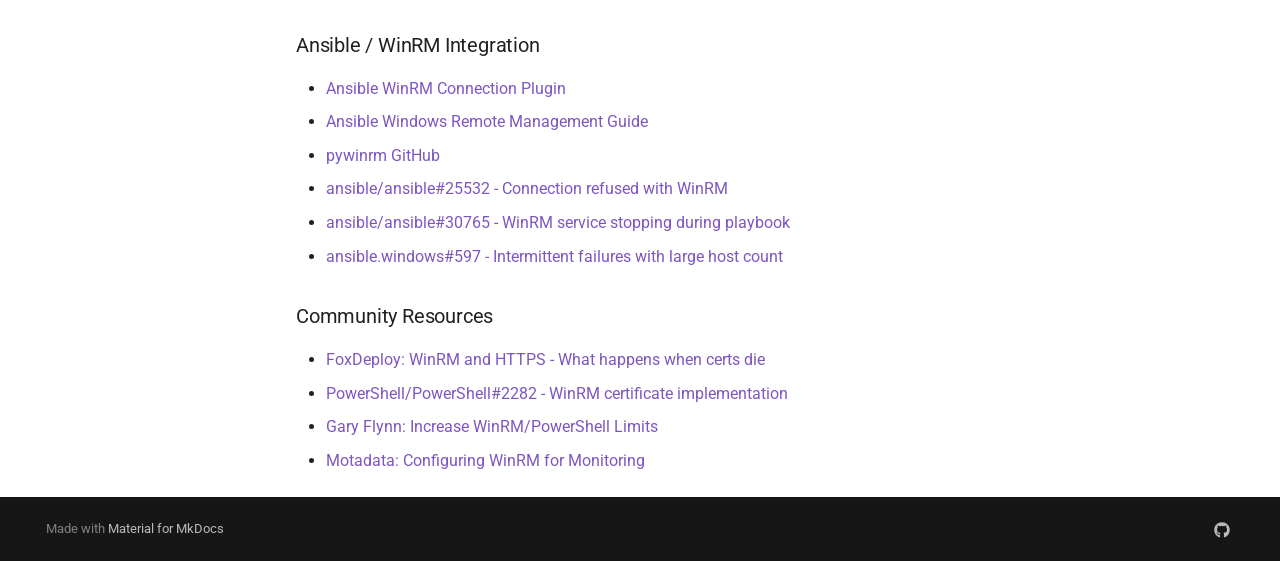
<file: winrm-quota-research/index.html>
<!doctype html>
<html lang="en" class="no-js">
  <head>
    
      <meta charset="utf-8">
      <meta name="viewport" content="width=device-width,initial-scale=1">
      
        <meta name="description" content="Research project demonstrating how Ansible's WinRM connection model causes authentication exhaustion and Active Directory lockouts.">
      
      
      
        <link rel="canonical" href="https://Jesssullivan.github.io/winrm-molecule-forkbomb-demo/winrm-quota-research/">
      
      
        <link rel="prev" href="../winrm-server-defaults/">
      
      
        <link rel="next" href="../pywinrm-vs-pypsrp/">
      
      
        
      
      
      <link rel="icon" href="../assets/images/favicon.png">
      <meta name="generator" content="mkdocs-1.6.1, mkdocs-material-9.7.5">
    
    
      
        <title>Quota Research - WinRM Forkbomb Demo</title>
      
    
    
      <link rel="stylesheet" href="../assets/stylesheets/main.484c7ddc.min.css">
      
        
        <link rel="stylesheet" href="../assets/stylesheets/palette.ab4e12ef.min.css">
      
      


    
    
      
    
    
      
        
        
        <link rel="preconnect" href="https://fonts.gstatic.com" crossorigin>
        <link rel="stylesheet" href="https://fonts.googleapis.com/css?family=Roboto:300,300i,400,400i,700,700i%7CRoboto+Mono:400,400i,700,700i&display=fallback">
        <style>:root{--md-text-font:"Roboto";--md-code-font:"Roboto Mono"}</style>
      
    
    
    <script>__md_scope=new URL("..",location),__md_hash=e=>[...e].reduce(((e,_)=>(e<<5)-e+_.charCodeAt(0)),0),__md_get=(e,_=localStorage,t=__md_scope)=>JSON.parse(_.getItem(t.pathname+"."+e)),__md_set=(e,_,t=localStorage,a=__md_scope)=>{try{t.setItem(a.pathname+"."+e,JSON.stringify(_))}catch(e){}}</script>
    
      

    
    
  </head>
  
  
    
    
      
    
    
    
    
    <body dir="ltr" data-md-color-scheme="default" data-md-color-primary="deep-purple" data-md-color-accent="amber">
  
    
    <input class="md-toggle" data-md-toggle="drawer" type="checkbox" id="__drawer" autocomplete="off">
    <input class="md-toggle" data-md-toggle="search" type="checkbox" id="__search" autocomplete="off">
    <label class="md-overlay" for="__drawer"></label>
    <div data-md-component="skip">
      
        
        <a href="#winrm-quota-research-report" class="md-skip">
          Skip to content
        </a>
      
    </div>
    <div data-md-component="announce">
      
    </div>
    
    
      

  

<header class="md-header md-header--shadow" data-md-component="header">
  <nav class="md-header__inner md-grid" aria-label="Header">
    <a href=".." title="WinRM Forkbomb Demo" class="md-header__button md-logo" aria-label="WinRM Forkbomb Demo" data-md-component="logo">
      
  
  <svg xmlns="http://www.w3.org/2000/svg" viewBox="0 0 24 24"><path d="M12 8a3 3 0 0 0 3-3 3 3 0 0 0-3-3 3 3 0 0 0-3 3 3 3 0 0 0 3 3m0 3.54C9.64 9.35 6.5 8 3 8v11c3.5 0 6.64 1.35 9 3.54 2.36-2.19 5.5-3.54 9-3.54V8c-3.5 0-6.64 1.35-9 3.54"/></svg>

    </a>
    <label class="md-header__button md-icon" for="__drawer">
      
      <svg xmlns="http://www.w3.org/2000/svg" viewBox="0 0 24 24"><path d="M3 6h18v2H3zm0 5h18v2H3zm0 5h18v2H3z"/></svg>
    </label>
    <div class="md-header__title" data-md-component="header-title">
      <div class="md-header__ellipsis">
        <div class="md-header__topic">
          <span class="md-ellipsis">
            WinRM Forkbomb Demo
          </span>
        </div>
        <div class="md-header__topic" data-md-component="header-topic">
          <span class="md-ellipsis">
            
              Quota Research
            
          </span>
        </div>
      </div>
    </div>
    
      
        <form class="md-header__option" data-md-component="palette">
  
    
    
    
    <input class="md-option" data-md-color-media="(prefers-color-scheme: light)" data-md-color-scheme="default" data-md-color-primary="deep-purple" data-md-color-accent="amber"  aria-label="Switch to dark mode"  type="radio" name="__palette" id="__palette_0">
    
      <label class="md-header__button md-icon" title="Switch to dark mode" for="__palette_1" hidden>
        <svg xmlns="http://www.w3.org/2000/svg" viewBox="0 0 24 24"><path d="M12 8a4 4 0 0 0-4 4 4 4 0 0 0 4 4 4 4 0 0 0 4-4 4 4 0 0 0-4-4m0 10a6 6 0 0 1-6-6 6 6 0 0 1 6-6 6 6 0 0 1 6 6 6 6 0 0 1-6 6m8-9.31V4h-4.69L12 .69 8.69 4H4v4.69L.69 12 4 15.31V20h4.69L12 23.31 15.31 20H20v-4.69L23.31 12z"/></svg>
      </label>
    
  
    
    
    
    <input class="md-option" data-md-color-media="(prefers-color-scheme: dark)" data-md-color-scheme="slate" data-md-color-primary="deep-purple" data-md-color-accent="amber"  aria-label="Switch to light mode"  type="radio" name="__palette" id="__palette_1">
    
      <label class="md-header__button md-icon" title="Switch to light mode" for="__palette_0" hidden>
        <svg xmlns="http://www.w3.org/2000/svg" viewBox="0 0 24 24"><path d="M12 18c-.89 0-1.74-.2-2.5-.55C11.56 16.5 13 14.42 13 12s-1.44-4.5-3.5-5.45C10.26 6.2 11.11 6 12 6a6 6 0 0 1 6 6 6 6 0 0 1-6 6m8-9.31V4h-4.69L12 .69 8.69 4H4v4.69L.69 12 4 15.31V20h4.69L12 23.31 15.31 20H20v-4.69L23.31 12z"/></svg>
      </label>
    
  
</form>
      
    
    
      <script>var palette=__md_get("__palette");if(palette&&palette.color){if("(prefers-color-scheme)"===palette.color.media){var media=matchMedia("(prefers-color-scheme: light)"),input=document.querySelector(media.matches?"[data-md-color-media='(prefers-color-scheme: light)']":"[data-md-color-media='(prefers-color-scheme: dark)']");palette.color.media=input.getAttribute("data-md-color-media"),palette.color.scheme=input.getAttribute("data-md-color-scheme"),palette.color.primary=input.getAttribute("data-md-color-primary"),palette.color.accent=input.getAttribute("data-md-color-accent")}for(var[key,value]of Object.entries(palette.color))document.body.setAttribute("data-md-color-"+key,value)}</script>
    
    
    
      
      
        <label class="md-header__button md-icon" for="__search">
          
          <svg xmlns="http://www.w3.org/2000/svg" viewBox="0 0 24 24"><path d="M9.5 3A6.5 6.5 0 0 1 16 9.5c0 1.61-.59 3.09-1.56 4.23l.27.27h.79l5 5-1.5 1.5-5-5v-.79l-.27-.27A6.52 6.52 0 0 1 9.5 16 6.5 6.5 0 0 1 3 9.5 6.5 6.5 0 0 1 9.5 3m0 2C7 5 5 7 5 9.5S7 14 9.5 14 14 12 14 9.5 12 5 9.5 5"/></svg>
        </label>
        <div class="md-search" data-md-component="search" role="dialog">
  <label class="md-search__overlay" for="__search"></label>
  <div class="md-search__inner" role="search">
    <form class="md-search__form" name="search">
      <input type="text" class="md-search__input" name="query" aria-label="Search" placeholder="Search" autocapitalize="off" autocorrect="off" autocomplete="off" spellcheck="false" data-md-component="search-query" required>
      <label class="md-search__icon md-icon" for="__search">
        
        <svg xmlns="http://www.w3.org/2000/svg" viewBox="0 0 24 24"><path d="M9.5 3A6.5 6.5 0 0 1 16 9.5c0 1.61-.59 3.09-1.56 4.23l.27.27h.79l5 5-1.5 1.5-5-5v-.79l-.27-.27A6.52 6.52 0 0 1 9.5 16 6.5 6.5 0 0 1 3 9.5 6.5 6.5 0 0 1 9.5 3m0 2C7 5 5 7 5 9.5S7 14 9.5 14 14 12 14 9.5 12 5 9.5 5"/></svg>
        
        <svg xmlns="http://www.w3.org/2000/svg" viewBox="0 0 24 24"><path d="M20 11v2H8l5.5 5.5-1.42 1.42L4.16 12l7.92-7.92L13.5 5.5 8 11z"/></svg>
      </label>
      <nav class="md-search__options" aria-label="Search">
        
        <button type="reset" class="md-search__icon md-icon" title="Clear" aria-label="Clear" tabindex="-1">
          
          <svg xmlns="http://www.w3.org/2000/svg" viewBox="0 0 24 24"><path d="M19 6.41 17.59 5 12 10.59 6.41 5 5 6.41 10.59 12 5 17.59 6.41 19 12 13.41 17.59 19 19 17.59 13.41 12z"/></svg>
        </button>
      </nav>
      
    </form>
    <div class="md-search__output">
      <div class="md-search__scrollwrap" tabindex="0" data-md-scrollfix>
        <div class="md-search-result" data-md-component="search-result">
          <div class="md-search-result__meta">
            Initializing search
          </div>
          <ol class="md-search-result__list" role="presentation"></ol>
        </div>
      </div>
    </div>
  </div>
</div>
      
    
    
      <div class="md-header__source">
        <a href="https://github.com/Jesssullivan/winrm-molecule-forkbomb-demo" title="Go to repository" class="md-source" data-md-component="source">
  <div class="md-source__icon md-icon">
    
    <svg xmlns="http://www.w3.org/2000/svg" viewBox="0 0 448 512"><!--! Font Awesome Free 7.1.0 by @fontawesome - https://fontawesome.com License - https://fontawesome.com/license/free (Icons: CC BY 4.0, Fonts: SIL OFL 1.1, Code: MIT License) Copyright 2025 Fonticons, Inc.--><path d="M439.6 236.1 244 40.5c-5.4-5.5-12.8-8.5-20.4-8.5s-15 3-20.4 8.4L162.5 81l51.5 51.5c27.1-9.1 52.7 16.8 43.4 43.7l49.7 49.7c34.2-11.8 61.2 31 35.5 56.7-26.5 26.5-70.2-2.9-56-37.3L240.3 199v121.9c25.3 12.5 22.3 41.8 9.1 55-6.4 6.4-15.2 10.1-24.3 10.1s-17.8-3.6-24.3-10.1c-17.6-17.6-11.1-46.9 11.2-56v-123c-20.8-8.5-24.6-30.7-18.6-45L142.6 101 8.5 235.1C3 240.6 0 247.9 0 255.5s3 15 8.5 20.4l195.6 195.7c5.4 5.4 12.7 8.4 20.4 8.4s15-3 20.4-8.4l194.7-194.7c5.4-5.4 8.4-12.8 8.4-20.4s-3-15-8.4-20.4"/></svg>
  </div>
  <div class="md-source__repository">
    winrm-molecule-forkbomb-demo
  </div>
</a>
      </div>
    
  </nav>
  
</header>
    
    <div class="md-container" data-md-component="container">
      
      
        
          
        
      
      <main class="md-main" data-md-component="main">
        <div class="md-main__inner md-grid">
          
            
              
              <div class="md-sidebar md-sidebar--primary" data-md-component="sidebar" data-md-type="navigation" >
                <div class="md-sidebar__scrollwrap">
                  <div class="md-sidebar__inner">
                    



<nav class="md-nav md-nav--primary" aria-label="Navigation" data-md-level="0">
  <label class="md-nav__title" for="__drawer">
    <a href=".." title="WinRM Forkbomb Demo" class="md-nav__button md-logo" aria-label="WinRM Forkbomb Demo" data-md-component="logo">
      
  
  <svg xmlns="http://www.w3.org/2000/svg" viewBox="0 0 24 24"><path d="M12 8a3 3 0 0 0 3-3 3 3 0 0 0-3-3 3 3 0 0 0-3 3 3 3 0 0 0 3 3m0 3.54C9.64 9.35 6.5 8 3 8v11c3.5 0 6.64 1.35 9 3.54 2.36-2.19 5.5-3.54 9-3.54V8c-3.5 0-6.64 1.35-9 3.54"/></svg>

    </a>
    WinRM Forkbomb Demo
  </label>
  
    <div class="md-nav__source">
      <a href="https://github.com/Jesssullivan/winrm-molecule-forkbomb-demo" title="Go to repository" class="md-source" data-md-component="source">
  <div class="md-source__icon md-icon">
    
    <svg xmlns="http://www.w3.org/2000/svg" viewBox="0 0 448 512"><!--! Font Awesome Free 7.1.0 by @fontawesome - https://fontawesome.com License - https://fontawesome.com/license/free (Icons: CC BY 4.0, Fonts: SIL OFL 1.1, Code: MIT License) Copyright 2025 Fonticons, Inc.--><path d="M439.6 236.1 244 40.5c-5.4-5.5-12.8-8.5-20.4-8.5s-15 3-20.4 8.4L162.5 81l51.5 51.5c27.1-9.1 52.7 16.8 43.4 43.7l49.7 49.7c34.2-11.8 61.2 31 35.5 56.7-26.5 26.5-70.2-2.9-56-37.3L240.3 199v121.9c25.3 12.5 22.3 41.8 9.1 55-6.4 6.4-15.2 10.1-24.3 10.1s-17.8-3.6-24.3-10.1c-17.6-17.6-11.1-46.9 11.2-56v-123c-20.8-8.5-24.6-30.7-18.6-45L142.6 101 8.5 235.1C3 240.6 0 247.9 0 255.5s3 15 8.5 20.4l195.6 195.7c5.4 5.4 12.7 8.4 20.4 8.4s15-3 20.4-8.4l194.7-194.7c5.4-5.4 8.4-12.8 8.4-20.4s-3-15-8.4-20.4"/></svg>
  </div>
  <div class="md-source__repository">
    winrm-molecule-forkbomb-demo
  </div>
</a>
    </div>
  
  <ul class="md-nav__list" data-md-scrollfix>
    
      
      
  
  
  
  
    <li class="md-nav__item">
      <a href=".." class="md-nav__link">
        
  
  
  <span class="md-ellipsis">
    
  
    Home
  

    
  </span>
  
  

      </a>
    </li>
  

    
      
      
  
  
  
  
    
    
    
    
      
        
        
      
    
    
    <li class="md-nav__item md-nav__item--section md-nav__item--nested">
      
        
        
          
        
        <input class="md-nav__toggle md-toggle md-toggle--indeterminate" type="checkbox" id="__nav_2" >
        
          
          <label class="md-nav__link" for="__nav_2" id="__nav_2_label" tabindex="">
            
  
  
  <span class="md-ellipsis">
    
  
    Analysis
  

    
  </span>
  
  

            <span class="md-nav__icon md-icon"></span>
          </label>
        
        <nav class="md-nav" data-md-level="1" aria-labelledby="__nav_2_label" aria-expanded="false">
          <label class="md-nav__title" for="__nav_2">
            <span class="md-nav__icon md-icon"></span>
            
  
    Analysis
  

          </label>
          <ul class="md-nav__list" data-md-scrollfix>
            
              
                
  
  
  
  
    <li class="md-nav__item">
      <a href="../forkbomb-mechanism/" class="md-nav__link">
        
  
  
  <span class="md-ellipsis">
    
  
    Forkbomb Mechanism
  

    
  </span>
  
  

      </a>
    </li>
  

              
            
              
                
  
  
  
  
    <li class="md-nav__item">
      <a href="../parallelism-patterns/" class="md-nav__link">
        
  
  
  <span class="md-ellipsis">
    
  
    Parallelism Patterns
  

    
  </span>
  
  

      </a>
    </li>
  

              
            
              
                
  
  
  
  
    <li class="md-nav__item">
      <a href="../plugin-quota-analysis/" class="md-nav__link">
        
  
  
  <span class="md-ellipsis">
    
  
    Plugin Quota Analysis
  

    
  </span>
  
  

      </a>
    </li>
  

              
            
          </ul>
        </nav>
      
    </li>
  

    
      
      
  
  
    
  
  
  
    
    
    
    
      
        
        
      
    
    
    <li class="md-nav__item md-nav__item--active md-nav__item--section md-nav__item--nested">
      
        
        
        <input class="md-nav__toggle md-toggle " type="checkbox" id="__nav_3" checked>
        
          
          <label class="md-nav__link" for="__nav_3" id="__nav_3_label" tabindex="">
            
  
  
  <span class="md-ellipsis">
    
  
    Reference
  

    
  </span>
  
  

            <span class="md-nav__icon md-icon"></span>
          </label>
        
        <nav class="md-nav" data-md-level="1" aria-labelledby="__nav_3_label" aria-expanded="true">
          <label class="md-nav__title" for="__nav_3">
            <span class="md-nav__icon md-icon"></span>
            
  
    Reference
  

          </label>
          <ul class="md-nav__list" data-md-scrollfix>
            
              
                
  
  
  
  
    <li class="md-nav__item">
      <a href="../winrm-quotas/" class="md-nav__link">
        
  
  
  <span class="md-ellipsis">
    
  
    WinRM Quotas
  

    
  </span>
  
  

      </a>
    </li>
  

              
            
              
                
  
  
  
  
    <li class="md-nav__item">
      <a href="../winrm-server-defaults/" class="md-nav__link">
        
  
  
  <span class="md-ellipsis">
    
  
    Server Defaults
  

    
  </span>
  
  

      </a>
    </li>
  

              
            
              
                
  
  
    
  
  
  
    <li class="md-nav__item md-nav__item--active">
      
      <input class="md-nav__toggle md-toggle" type="checkbox" id="__toc">
      
      
        
      
      
        <label class="md-nav__link md-nav__link--active" for="__toc">
          
  
  
  <span class="md-ellipsis">
    
  
    Quota Research
  

    
  </span>
  
  

          <span class="md-nav__icon md-icon"></span>
        </label>
      
      <a href="./" class="md-nav__link md-nav__link--active">
        
  
  
  <span class="md-ellipsis">
    
  
    Quota Research
  

    
  </span>
  
  

      </a>
      
        

<nav class="md-nav md-nav--secondary" aria-label="Table of contents">
  
  
  
    
  
  
    <label class="md-nav__title" for="__toc">
      <span class="md-nav__icon md-icon"></span>
      Table of contents
    </label>
    <ul class="md-nav__list" data-md-component="toc" data-md-scrollfix>
      
        <li class="md-nav__item">
  <a href="#1-default-quota-values-by-windows-version" class="md-nav__link">
    <span class="md-ellipsis">
      
        1. Default Quota Values by Windows Version
      
    </span>
  </a>
  
    <nav class="md-nav" aria-label="1. Default Quota Values by Windows Version">
      <ul class="md-nav__list">
        
          <li class="md-nav__item">
  <a href="#shell-level-defaults-winrmconfigwinrs" class="md-nav__link">
    <span class="md-ellipsis">
      
        Shell-Level Defaults (winrm/config/winrs)
      
    </span>
  </a>
  
</li>
        
          <li class="md-nav__item">
  <a href="#service-level-defaults-winrmconfigservice" class="md-nav__link">
    <span class="md-ellipsis">
      
        Service-Level Defaults (winrm/config/service)
      
    </span>
  </a>
  
</li>
        
          <li class="md-nav__item">
  <a href="#plugin-level-defaults-wsmanlocalhostpluginmicrosoftpowershellquotas" class="md-nav__link">
    <span class="md-ellipsis">
      
        Plugin-Level Defaults (WSMan:\localhost\Plugin\microsoft.powershell\Quotas)
      
    </span>
  </a>
  
</li>
        
          <li class="md-nav__item">
  <a href="#version-specific-changes" class="md-nav__link">
    <span class="md-ellipsis">
      
        Version-Specific Changes
      
    </span>
  </a>
  
</li>
        
          <li class="md-nav__item">
  <a href="#client-vs-server-editions" class="md-nav__link">
    <span class="md-ellipsis">
      
        Client vs Server Editions
      
    </span>
  </a>
  
</li>
        
      </ul>
    </nav>
  
</li>
      
        <li class="md-nav__item">
  <a href="#2-quota-behavior" class="md-nav__link">
    <span class="md-ellipsis">
      
        2. Quota Behavior
      
    </span>
  </a>
  
    <nav class="md-nav" aria-label="2. Quota Behavior">
      <ul class="md-nav__list">
        
          <li class="md-nav__item">
  <a href="#do-changes-require-service-restart" class="md-nav__link">
    <span class="md-ellipsis">
      
        Do Changes Require Service Restart?
      
    </span>
  </a>
  
</li>
        
          <li class="md-nav__item">
  <a href="#error-when-maxshellsperuser-exceeded" class="md-nav__link">
    <span class="md-ellipsis">
      
        Error When MaxShellsPerUser Exceeded
      
    </span>
  </a>
  
</li>
        
          <li class="md-nav__item">
  <a href="#error-when-maxconcurrentoperationsperuser-exceeded" class="md-nav__link">
    <span class="md-ellipsis">
      
        Error When MaxConcurrentOperationsPerUser Exceeded
      
    </span>
  </a>
  
</li>
        
          <li class="md-nav__item">
  <a href="#error-when-maxconcurrentusers-exceeded" class="md-nav__link">
    <span class="md-ellipsis">
      
        Error When MaxConcurrentUsers Exceeded
      
    </span>
  </a>
  
</li>
        
      </ul>
    </nav>
  
</li>
      
        <li class="md-nav__item">
  <a href="#3-winrm-service-restart-behavior" class="md-nav__link">
    <span class="md-ellipsis">
      
        3. WinRM Service Restart Behavior
      
    </span>
  </a>
  
    <nav class="md-nav" aria-label="3. WinRM Service Restart Behavior">
      <ul class="md-nav__list">
        
          <li class="md-nav__item">
  <a href="#what-happens-with-restart-service-winrm-remotely" class="md-nav__link">
    <span class="md-ellipsis">
      
        What Happens with Restart-Service WinRM Remotely
      
    </span>
  </a>
  
</li>
        
          <li class="md-nav__item">
  <a href="#https-listener-rebinding" class="md-nav__link">
    <span class="md-ellipsis">
      
        HTTPS Listener Rebinding
      
    </span>
  </a>
  
</li>
        
          <li class="md-nav__item">
  <a href="#known-issues-after-remote-restart" class="md-nav__link">
    <span class="md-ellipsis">
      
        Known Issues After Remote Restart
      
    </span>
  </a>
  
</li>
        
          <li class="md-nav__item">
  <a href="#safe-remote-restart-strategies" class="md-nav__link">
    <span class="md-ellipsis">
      
        Safe Remote Restart Strategies
      
    </span>
  </a>
  
</li>
        
          <li class="md-nav__item">
  <a href="#does-set-item-wsman-require-restart" class="md-nav__link">
    <span class="md-ellipsis">
      
        Does Set-Item WSMan:\ Require Restart?
      
    </span>
  </a>
  
</li>
        
      </ul>
    </nav>
  
</li>
      
        <li class="md-nav__item">
  <a href="#4-group-policy-and-winrm-quotas" class="md-nav__link">
    <span class="md-ellipsis">
      
        4. Group Policy and WinRM Quotas
      
    </span>
  </a>
  
    <nav class="md-nav" aria-label="4. Group Policy and WinRM Quotas">
      <ul class="md-nav__list">
        
          <li class="md-nav__item">
  <a href="#gpo-paths" class="md-nav__link">
    <span class="md-ellipsis">
      
        GPO Paths
      
    </span>
  </a>
  
</li>
        
          <li class="md-nav__item">
  <a href="#gpo-override-behavior" class="md-nav__link">
    <span class="md-ellipsis">
      
        GPO Override Behavior
      
    </span>
  </a>
  
</li>
        
          <li class="md-nav__item">
  <a href="#registry-keys" class="md-nav__link">
    <span class="md-ellipsis">
      
        Registry Keys
      
    </span>
  </a>
  
</li>
        
          <li class="md-nav__item">
  <a href="#persistence-behavior" class="md-nav__link">
    <span class="md-ellipsis">
      
        Persistence Behavior
      
    </span>
  </a>
  
</li>
        
      </ul>
    </nav>
  
</li>
      
        <li class="md-nav__item">
  <a href="#5-connection-limits-vs-shell-limits" class="md-nav__link">
    <span class="md-ellipsis">
      
        5. Connection Limits vs Shell Limits
      
    </span>
  </a>
  
    <nav class="md-nav" aria-label="5. Connection Limits vs Shell Limits">
      <ul class="md-nav__list">
        
          <li class="md-nav__item">
  <a href="#architecture-layers" class="md-nav__link">
    <span class="md-ellipsis">
      
        Architecture Layers
      
    </span>
  </a>
  
</li>
        
          <li class="md-nav__item">
  <a href="#effective-limit-calculation" class="md-nav__link">
    <span class="md-ellipsis">
      
        Effective Limit Calculation
      
    </span>
  </a>
  
</li>
        
          <li class="md-nav__item">
  <a href="#maxconnections-vs-maxshellsperuser" class="md-nav__link">
    <span class="md-ellipsis">
      
        MaxConnections vs MaxShellsPerUser
      
    </span>
  </a>
  
</li>
        
          <li class="md-nav__item">
  <a href="#theoretical-maximum-resource-consumption" class="md-nav__link">
    <span class="md-ellipsis">
      
        Theoretical Maximum Resource Consumption
      
    </span>
  </a>
  
</li>
        
          <li class="md-nav__item">
  <a href="#ntlm-vs-kerberos-connection-impact" class="md-nav__link">
    <span class="md-ellipsis">
      
        NTLM vs Kerberos Connection Impact
      
    </span>
  </a>
  
</li>
        
      </ul>
    </nav>
  
</li>
      
        <li class="md-nav__item">
  <a href="#6-winrm-hardening-vs-automation" class="md-nav__link">
    <span class="md-ellipsis">
      
        6. WinRM Hardening vs Automation
      
    </span>
  </a>
  
    <nav class="md-nav" aria-label="6. WinRM Hardening vs Automation">
      <ul class="md-nav__list">
        
          <li class="md-nav__item">
  <a href="#disa-stig-requirements-windows-server-2022-v2r4" class="md-nav__link">
    <span class="md-ellipsis">
      
        DISA STIG Requirements (Windows Server 2022 V2R4)
      
    </span>
  </a>
  
</li>
        
          <li class="md-nav__item">
  <a href="#cis-benchmark-guidance" class="md-nav__link">
    <span class="md-ellipsis">
      
        CIS Benchmark Guidance
      
    </span>
  </a>
  
</li>
        
          <li class="md-nav__item">
  <a href="#implications-for-ansibleautomation" class="md-nav__link">
    <span class="md-ellipsis">
      
        Implications for Ansible/Automation
      
    </span>
  </a>
  
</li>
        
          <li class="md-nav__item">
  <a href="#recommended-automation-quota-values" class="md-nav__link">
    <span class="md-ellipsis">
      
        Recommended Automation Quota Values
      
    </span>
  </a>
  
</li>
        
          <li class="md-nav__item">
  <a href="#ansible-forks-vs-winrm-quotas" class="md-nav__link">
    <span class="md-ellipsis">
      
        Ansible Forks vs WinRM Quotas
      
    </span>
  </a>
  
</li>
        
      </ul>
    </nav>
  
</li>
      
        <li class="md-nav__item">
  <a href="#7-key-findings-for-the-forkbomb-demo" class="md-nav__link">
    <span class="md-ellipsis">
      
        7. Key Findings for the Forkbomb Demo
      
    </span>
  </a>
  
</li>
      
        <li class="md-nav__item">
  <a href="#references" class="md-nav__link">
    <span class="md-ellipsis">
      
        References
      
    </span>
  </a>
  
    <nav class="md-nav" aria-label="References">
      <ul class="md-nav__list">
        
          <li class="md-nav__item">
  <a href="#microsoft-documentation" class="md-nav__link">
    <span class="md-ellipsis">
      
        Microsoft Documentation
      
    </span>
  </a>
  
</li>
        
          <li class="md-nav__item">
  <a href="#security-frameworks" class="md-nav__link">
    <span class="md-ellipsis">
      
        Security Frameworks
      
    </span>
  </a>
  
</li>
        
          <li class="md-nav__item">
  <a href="#ansible-winrm-integration" class="md-nav__link">
    <span class="md-ellipsis">
      
        Ansible / WinRM Integration
      
    </span>
  </a>
  
</li>
        
          <li class="md-nav__item">
  <a href="#community-resources" class="md-nav__link">
    <span class="md-ellipsis">
      
        Community Resources
      
    </span>
  </a>
  
</li>
        
      </ul>
    </nav>
  
</li>
      
    </ul>
  
</nav>
      
    </li>
  

              
            
              
                
  
  
  
  
    <li class="md-nav__item">
      <a href="../pywinrm-vs-pypsrp/" class="md-nav__link">
        
  
  
  <span class="md-ellipsis">
    
  
    pywinrm vs pypsrp
  

    
  </span>
  
  

      </a>
    </li>
  

              
            
          </ul>
        </nav>
      
    </li>
  

    
      
      
  
  
  
  
    
    
    
    
      
        
        
      
    
    
    <li class="md-nav__item md-nav__item--section md-nav__item--nested">
      
        
        
          
        
        <input class="md-nav__toggle md-toggle md-toggle--indeterminate" type="checkbox" id="__nav_4" >
        
          
          <label class="md-nav__link" for="__nav_4" id="__nav_4_label" tabindex="">
            
  
  
  <span class="md-ellipsis">
    
  
    Operations
  

    
  </span>
  
  

            <span class="md-nav__icon md-icon"></span>
          </label>
        
        <nav class="md-nav" data-md-level="1" aria-labelledby="__nav_4_label" aria-expanded="false">
          <label class="md-nav__title" for="__nav_4">
            <span class="md-nav__icon md-icon"></span>
            
  
    Operations
  

          </label>
          <ul class="md-nav__list" data-md-scrollfix>
            
              
                
  
  
  
  
    <li class="md-nav__item">
      <a href="../ad-lockout-prevention/" class="md-nav__link">
        
  
  
  <span class="md-ellipsis">
    
  
    AD Lockout Prevention
  

    
  </span>
  
  

      </a>
    </li>
  

              
            
              
                
  
  
  
  
    <li class="md-nav__item">
      <a href="../upstream-issues/" class="md-nav__link">
        
  
  
  <span class="md-ellipsis">
    
  
    Upstream Issues
  

    
  </span>
  
  

      </a>
    </li>
  

              
            
          </ul>
        </nav>
      
    </li>
  

    
      
      
  
  
  
  
    
    
    
    
      
        
        
      
    
    
    <li class="md-nav__item md-nav__item--section md-nav__item--nested">
      
        
        
          
        
        <input class="md-nav__toggle md-toggle md-toggle--indeterminate" type="checkbox" id="__nav_5" >
        
          
          <label class="md-nav__link" for="__nav_5" id="__nav_5_label" tabindex="">
            
  
  
  <span class="md-ellipsis">
    
  
    Results
  

    
  </span>
  
  

            <span class="md-nav__icon md-icon"></span>
          </label>
        
        <nav class="md-nav" data-md-level="1" aria-labelledby="__nav_5_label" aria-expanded="false">
          <label class="md-nav__title" for="__nav_5">
            <span class="md-nav__icon md-icon"></span>
            
  
    Results
  

          </label>
          <ul class="md-nav__list" data-md-scrollfix>
            
              
                
  
  
  
  
    <li class="md-nav__item">
      <a href="../benchmark-results/" class="md-nav__link">
        
  
  
  <span class="md-ellipsis">
    
  
    Benchmark Results
  

    
  </span>
  
  

      </a>
    </li>
  

              
            
          </ul>
        </nav>
      
    </li>
  

    
  </ul>
</nav>
                  </div>
                </div>
              </div>
            
            
              
              <div class="md-sidebar md-sidebar--secondary" data-md-component="sidebar" data-md-type="toc" >
                <div class="md-sidebar__scrollwrap">
                  <div class="md-sidebar__inner">
                    

<nav class="md-nav md-nav--secondary" aria-label="Table of contents">
  
  
  
    
  
  
    <label class="md-nav__title" for="__toc">
      <span class="md-nav__icon md-icon"></span>
      Table of contents
    </label>
    <ul class="md-nav__list" data-md-component="toc" data-md-scrollfix>
      
        <li class="md-nav__item">
  <a href="#1-default-quota-values-by-windows-version" class="md-nav__link">
    <span class="md-ellipsis">
      
        1. Default Quota Values by Windows Version
      
    </span>
  </a>
  
    <nav class="md-nav" aria-label="1. Default Quota Values by Windows Version">
      <ul class="md-nav__list">
        
          <li class="md-nav__item">
  <a href="#shell-level-defaults-winrmconfigwinrs" class="md-nav__link">
    <span class="md-ellipsis">
      
        Shell-Level Defaults (winrm/config/winrs)
      
    </span>
  </a>
  
</li>
        
          <li class="md-nav__item">
  <a href="#service-level-defaults-winrmconfigservice" class="md-nav__link">
    <span class="md-ellipsis">
      
        Service-Level Defaults (winrm/config/service)
      
    </span>
  </a>
  
</li>
        
          <li class="md-nav__item">
  <a href="#plugin-level-defaults-wsmanlocalhostpluginmicrosoftpowershellquotas" class="md-nav__link">
    <span class="md-ellipsis">
      
        Plugin-Level Defaults (WSMan:\localhost\Plugin\microsoft.powershell\Quotas)
      
    </span>
  </a>
  
</li>
        
          <li class="md-nav__item">
  <a href="#version-specific-changes" class="md-nav__link">
    <span class="md-ellipsis">
      
        Version-Specific Changes
      
    </span>
  </a>
  
</li>
        
          <li class="md-nav__item">
  <a href="#client-vs-server-editions" class="md-nav__link">
    <span class="md-ellipsis">
      
        Client vs Server Editions
      
    </span>
  </a>
  
</li>
        
      </ul>
    </nav>
  
</li>
      
        <li class="md-nav__item">
  <a href="#2-quota-behavior" class="md-nav__link">
    <span class="md-ellipsis">
      
        2. Quota Behavior
      
    </span>
  </a>
  
    <nav class="md-nav" aria-label="2. Quota Behavior">
      <ul class="md-nav__list">
        
          <li class="md-nav__item">
  <a href="#do-changes-require-service-restart" class="md-nav__link">
    <span class="md-ellipsis">
      
        Do Changes Require Service Restart?
      
    </span>
  </a>
  
</li>
        
          <li class="md-nav__item">
  <a href="#error-when-maxshellsperuser-exceeded" class="md-nav__link">
    <span class="md-ellipsis">
      
        Error When MaxShellsPerUser Exceeded
      
    </span>
  </a>
  
</li>
        
          <li class="md-nav__item">
  <a href="#error-when-maxconcurrentoperationsperuser-exceeded" class="md-nav__link">
    <span class="md-ellipsis">
      
        Error When MaxConcurrentOperationsPerUser Exceeded
      
    </span>
  </a>
  
</li>
        
          <li class="md-nav__item">
  <a href="#error-when-maxconcurrentusers-exceeded" class="md-nav__link">
    <span class="md-ellipsis">
      
        Error When MaxConcurrentUsers Exceeded
      
    </span>
  </a>
  
</li>
        
      </ul>
    </nav>
  
</li>
      
        <li class="md-nav__item">
  <a href="#3-winrm-service-restart-behavior" class="md-nav__link">
    <span class="md-ellipsis">
      
        3. WinRM Service Restart Behavior
      
    </span>
  </a>
  
    <nav class="md-nav" aria-label="3. WinRM Service Restart Behavior">
      <ul class="md-nav__list">
        
          <li class="md-nav__item">
  <a href="#what-happens-with-restart-service-winrm-remotely" class="md-nav__link">
    <span class="md-ellipsis">
      
        What Happens with Restart-Service WinRM Remotely
      
    </span>
  </a>
  
</li>
        
          <li class="md-nav__item">
  <a href="#https-listener-rebinding" class="md-nav__link">
    <span class="md-ellipsis">
      
        HTTPS Listener Rebinding
      
    </span>
  </a>
  
</li>
        
          <li class="md-nav__item">
  <a href="#known-issues-after-remote-restart" class="md-nav__link">
    <span class="md-ellipsis">
      
        Known Issues After Remote Restart
      
    </span>
  </a>
  
</li>
        
          <li class="md-nav__item">
  <a href="#safe-remote-restart-strategies" class="md-nav__link">
    <span class="md-ellipsis">
      
        Safe Remote Restart Strategies
      
    </span>
  </a>
  
</li>
        
          <li class="md-nav__item">
  <a href="#does-set-item-wsman-require-restart" class="md-nav__link">
    <span class="md-ellipsis">
      
        Does Set-Item WSMan:\ Require Restart?
      
    </span>
  </a>
  
</li>
        
      </ul>
    </nav>
  
</li>
      
        <li class="md-nav__item">
  <a href="#4-group-policy-and-winrm-quotas" class="md-nav__link">
    <span class="md-ellipsis">
      
        4. Group Policy and WinRM Quotas
      
    </span>
  </a>
  
    <nav class="md-nav" aria-label="4. Group Policy and WinRM Quotas">
      <ul class="md-nav__list">
        
          <li class="md-nav__item">
  <a href="#gpo-paths" class="md-nav__link">
    <span class="md-ellipsis">
      
        GPO Paths
      
    </span>
  </a>
  
</li>
        
          <li class="md-nav__item">
  <a href="#gpo-override-behavior" class="md-nav__link">
    <span class="md-ellipsis">
      
        GPO Override Behavior
      
    </span>
  </a>
  
</li>
        
          <li class="md-nav__item">
  <a href="#registry-keys" class="md-nav__link">
    <span class="md-ellipsis">
      
        Registry Keys
      
    </span>
  </a>
  
</li>
        
          <li class="md-nav__item">
  <a href="#persistence-behavior" class="md-nav__link">
    <span class="md-ellipsis">
      
        Persistence Behavior
      
    </span>
  </a>
  
</li>
        
      </ul>
    </nav>
  
</li>
      
        <li class="md-nav__item">
  <a href="#5-connection-limits-vs-shell-limits" class="md-nav__link">
    <span class="md-ellipsis">
      
        5. Connection Limits vs Shell Limits
      
    </span>
  </a>
  
    <nav class="md-nav" aria-label="5. Connection Limits vs Shell Limits">
      <ul class="md-nav__list">
        
          <li class="md-nav__item">
  <a href="#architecture-layers" class="md-nav__link">
    <span class="md-ellipsis">
      
        Architecture Layers
      
    </span>
  </a>
  
</li>
        
          <li class="md-nav__item">
  <a href="#effective-limit-calculation" class="md-nav__link">
    <span class="md-ellipsis">
      
        Effective Limit Calculation
      
    </span>
  </a>
  
</li>
        
          <li class="md-nav__item">
  <a href="#maxconnections-vs-maxshellsperuser" class="md-nav__link">
    <span class="md-ellipsis">
      
        MaxConnections vs MaxShellsPerUser
      
    </span>
  </a>
  
</li>
        
          <li class="md-nav__item">
  <a href="#theoretical-maximum-resource-consumption" class="md-nav__link">
    <span class="md-ellipsis">
      
        Theoretical Maximum Resource Consumption
      
    </span>
  </a>
  
</li>
        
          <li class="md-nav__item">
  <a href="#ntlm-vs-kerberos-connection-impact" class="md-nav__link">
    <span class="md-ellipsis">
      
        NTLM vs Kerberos Connection Impact
      
    </span>
  </a>
  
</li>
        
      </ul>
    </nav>
  
</li>
      
        <li class="md-nav__item">
  <a href="#6-winrm-hardening-vs-automation" class="md-nav__link">
    <span class="md-ellipsis">
      
        6. WinRM Hardening vs Automation
      
    </span>
  </a>
  
    <nav class="md-nav" aria-label="6. WinRM Hardening vs Automation">
      <ul class="md-nav__list">
        
          <li class="md-nav__item">
  <a href="#disa-stig-requirements-windows-server-2022-v2r4" class="md-nav__link">
    <span class="md-ellipsis">
      
        DISA STIG Requirements (Windows Server 2022 V2R4)
      
    </span>
  </a>
  
</li>
        
          <li class="md-nav__item">
  <a href="#cis-benchmark-guidance" class="md-nav__link">
    <span class="md-ellipsis">
      
        CIS Benchmark Guidance
      
    </span>
  </a>
  
</li>
        
          <li class="md-nav__item">
  <a href="#implications-for-ansibleautomation" class="md-nav__link">
    <span class="md-ellipsis">
      
        Implications for Ansible/Automation
      
    </span>
  </a>
  
</li>
        
          <li class="md-nav__item">
  <a href="#recommended-automation-quota-values" class="md-nav__link">
    <span class="md-ellipsis">
      
        Recommended Automation Quota Values
      
    </span>
  </a>
  
</li>
        
          <li class="md-nav__item">
  <a href="#ansible-forks-vs-winrm-quotas" class="md-nav__link">
    <span class="md-ellipsis">
      
        Ansible Forks vs WinRM Quotas
      
    </span>
  </a>
  
</li>
        
      </ul>
    </nav>
  
</li>
      
        <li class="md-nav__item">
  <a href="#7-key-findings-for-the-forkbomb-demo" class="md-nav__link">
    <span class="md-ellipsis">
      
        7. Key Findings for the Forkbomb Demo
      
    </span>
  </a>
  
</li>
      
        <li class="md-nav__item">
  <a href="#references" class="md-nav__link">
    <span class="md-ellipsis">
      
        References
      
    </span>
  </a>
  
    <nav class="md-nav" aria-label="References">
      <ul class="md-nav__list">
        
          <li class="md-nav__item">
  <a href="#microsoft-documentation" class="md-nav__link">
    <span class="md-ellipsis">
      
        Microsoft Documentation
      
    </span>
  </a>
  
</li>
        
          <li class="md-nav__item">
  <a href="#security-frameworks" class="md-nav__link">
    <span class="md-ellipsis">
      
        Security Frameworks
      
    </span>
  </a>
  
</li>
        
          <li class="md-nav__item">
  <a href="#ansible-winrm-integration" class="md-nav__link">
    <span class="md-ellipsis">
      
        Ansible / WinRM Integration
      
    </span>
  </a>
  
</li>
        
          <li class="md-nav__item">
  <a href="#community-resources" class="md-nav__link">
    <span class="md-ellipsis">
      
        Community Resources
      
    </span>
  </a>
  
</li>
        
      </ul>
    </nav>
  
</li>
      
    </ul>
  
</nav>
                  </div>
                </div>
              </div>
            
          
          
            <div class="md-content" data-md-component="content">
              
              <article class="md-content__inner md-typeset">
                
                  


  
  


<h1 id="winrm-quota-research-report">WinRM Quota Research Report<a class="headerlink" href="#winrm-quota-research-report" title="Permanent link">&para;</a></h1>
<p>Research conducted 2026-03-13 for the WinRM molecule forkbomb demo project.
Sources: Microsoft Learn documentation, DISA STIGs, CIS Benchmarks, Ansible
project issues, community field reports.</p>
<hr />
<h2 id="1-default-quota-values-by-windows-version">1. Default Quota Values by Windows Version<a class="headerlink" href="#1-default-quota-values-by-windows-version" title="Permanent link">&para;</a></h2>
<h3 id="shell-level-defaults-winrmconfigwinrs">Shell-Level Defaults (winrm/config/winrs)<a class="headerlink" href="#shell-level-defaults-winrmconfigwinrs" title="Permanent link">&para;</a></h3>
<p>These values have remained <strong>unchanged</strong> from Windows Server 2008 R2 (WinRM 2.0)
through Windows Server 2025:</p>
<table>
<thead>
<tr>
<th>Setting</th>
<th>Default</th>
<th>Notes</th>
</tr>
</thead>
<tbody>
<tr>
<td>MaxShellsPerUser</td>
<td>30</td>
<td>Per-user, per-machine</td>
</tr>
<tr>
<td>MaxConcurrentUsers</td>
<td>10</td>
<td>Distinct users with open shells</td>
</tr>
<tr>
<td>MaxProcessesPerShell</td>
<td>25</td>
<td>Including the shell process itself</td>
</tr>
<tr>
<td>MaxMemoryPerShellMB</td>
<td>1024</td>
<td>Microsoft warns against lowering below default</td>
</tr>
<tr>
<td>IdleTimeout</td>
<td>7,200,000 ms (2 hrs)</td>
<td>Min value: 1,000 ms</td>
</tr>
<tr>
<td>MaxShellRunTime</td>
<td>2,147,483,647</td>
<td><strong>Read-only since WinRM 2.0</strong></td>
</tr>
<tr>
<td>AllowRemoteShellAccess</td>
<td>true</td>
<td></td>
</tr>
</tbody>
</table>
<p>Example <code>winrm get winrm/config</code> output confirming these:</p>
<div class="highlight"><pre><span></span><code><a id="__codelineno-0-1" name="__codelineno-0-1" href="#__codelineno-0-1"></a>Winrs
<a id="__codelineno-0-2" name="__codelineno-0-2" href="#__codelineno-0-2"></a>    AllowRemoteShellAccess = true
<a id="__codelineno-0-3" name="__codelineno-0-3" href="#__codelineno-0-3"></a>    IdleTimeout = 7200000
<a id="__codelineno-0-4" name="__codelineno-0-4" href="#__codelineno-0-4"></a>    MaxConcurrentUsers = 10
<a id="__codelineno-0-5" name="__codelineno-0-5" href="#__codelineno-0-5"></a>    MaxProcessesPerShell = 25
<a id="__codelineno-0-6" name="__codelineno-0-6" href="#__codelineno-0-6"></a>    MaxMemoryPerShellMB = 1024
<a id="__codelineno-0-7" name="__codelineno-0-7" href="#__codelineno-0-7"></a>    MaxShellsPerUser = 30
</code></pre></div>
<p>Source: https://learn.microsoft.com/en-us/windows/win32/winrm/quotas</p>
<h3 id="service-level-defaults-winrmconfigservice">Service-Level Defaults (winrm/config/service)<a class="headerlink" href="#service-level-defaults-winrmconfigservice" title="Permanent link">&para;</a></h3>
<table>
<thead>
<tr>
<th>Setting</th>
<th>Default</th>
<th>Notes</th>
</tr>
</thead>
<tbody>
<tr>
<td>MaxConnections</td>
<td>300</td>
<td>Was 25 in WinRM 2.0</td>
</tr>
<tr>
<td>MaxConcurrentOperationsPerUser</td>
<td>1,500</td>
<td>Replaced MaxConcurrentOperations</td>
</tr>
<tr>
<td>MaxConcurrentOperations</td>
<td>4,294,967,295</td>
<td><strong>Deprecated/read-only since WinRM 2.0</strong></td>
</tr>
<tr>
<td>MaxPacketRetrievalTimeSeconds</td>
<td>120</td>
<td></td>
</tr>
<tr>
<td>EnumerationTimeoutms</td>
<td>240,000</td>
<td></td>
</tr>
<tr>
<td>MaxEnvelopeSizekb</td>
<td>500</td>
<td>Max supported: 1,039,440</td>
</tr>
</tbody>
</table>
<p>Source: https://learn.microsoft.com/en-us/windows/win32/winrm/installation-and-configuration-for-windows-remote-management</p>
<h3 id="plugin-level-defaults-wsmanlocalhostpluginmicrosoftpowershellquotas">Plugin-Level Defaults (WSMan:\localhost\Plugin\microsoft.powershell\Quotas)<a class="headerlink" href="#plugin-level-defaults-wsmanlocalhostpluginmicrosoftpowershellquotas" title="Permanent link">&para;</a></h3>
<p>The PowerShell plugin has its <strong>own</strong> quota layer, often overlooked:</p>
<table>
<thead>
<tr>
<th>Setting</th>
<th>Default</th>
<th>Notes</th>
</tr>
</thead>
<tbody>
<tr>
<td>MaxShells</td>
<td>25</td>
<td>Total shells for the plugin</td>
</tr>
<tr>
<td>MaxShellsPerUser</td>
<td>25</td>
<td>Per-user within this plugin</td>
</tr>
<tr>
<td>MaxConcurrentUsers</td>
<td>5</td>
<td><strong>Lower than shell-level default</strong></td>
</tr>
<tr>
<td>MaxProcessesPerShell</td>
<td>15</td>
<td><strong>Lower than shell-level default</strong></td>
</tr>
<tr>
<td>MaxMemoryPerShellMB</td>
<td>1024</td>
<td></td>
</tr>
<tr>
<td>MaxIdleTimeoutms</td>
<td>2,147,483,647</td>
<td></td>
</tr>
<tr>
<td>IdleTimeoutms</td>
<td>7,200,000</td>
<td></td>
</tr>
</tbody>
</table>
<p>The plugin-level quotas are the ones that <strong>actually bite</strong> in practice because
the effective limit is the <strong>minimum</strong> of the shell-level and plugin-level values.</p>
<h3 id="version-specific-changes">Version-Specific Changes<a class="headerlink" href="#version-specific-changes" title="Permanent link">&para;</a></h3>
<table>
<thead>
<tr>
<th>Version</th>
<th>Change</th>
</tr>
</thead>
<tbody>
<tr>
<td>WinRM 1.1 (Server 2008)</td>
<td>Original quota system</td>
</tr>
<tr>
<td>WinRM 2.0 (Server 2008 R2)</td>
<td>Major overhaul: MaxShellRunTime and MaxConcurrentOperations become read-only. MaxConcurrentOperationsPerUser introduced. MaxConnections default was 25.</td>
</tr>
<tr>
<td>Server 2012/2012 R2</td>
<td>MaxConnections default increased to 300. No other changes.</td>
</tr>
<tr>
<td>Server 2016</td>
<td>No quota changes</td>
</tr>
<tr>
<td>Server 2019</td>
<td>No quota changes</td>
</tr>
<tr>
<td>Server 2022</td>
<td>No quota changes</td>
</tr>
<tr>
<td>Server 2025</td>
<td>No documented quota changes</td>
</tr>
</tbody>
</table>
<h3 id="client-vs-server-editions">Client vs Server Editions<a class="headerlink" href="#client-vs-server-editions" title="Permanent link">&para;</a></h3>
<p>Windows 10/11 client editions use the same shell-level defaults as Server.
The primary difference is operational: client systems typically have fewer
concurrent remote management sessions. The quota values themselves are identical.</p>
<hr />
<h2 id="2-quota-behavior">2. Quota Behavior<a class="headerlink" href="#2-quota-behavior" title="Permanent link">&para;</a></h2>
<h3 id="do-changes-require-service-restart">Do Changes Require Service Restart?<a class="headerlink" href="#do-changes-require-service-restart" title="Permanent link">&para;</a></h3>
<p><strong>Partially.</strong> The behavior is nuanced:</p>
<ul>
<li>Changes via <code>Set-Item WSMan:\localhost\Shell\*</code> are written to the registry
  immediately</li>
<li><strong>Existing connections</strong> continue using old quota limits until terminated</li>
<li><strong>New connections</strong> reportedly pick up changes for some settings without restart</li>
<li>Microsoft documentation states: "Most WinRM configuration changes take effect
  immediately for new connections"</li>
<li>However, <strong>in practice</strong>, quota settings (especially MaxShellsPerUser) are
  reported to require <code>Restart-Service WinRM</code> to take full effect</li>
<li>The safest approach is to <strong>always restart</strong> after quota changes</li>
</ul>
<h3 id="error-when-maxshellsperuser-exceeded">Error When MaxShellsPerUser Exceeded<a class="headerlink" href="#error-when-maxshellsperuser-exceeded" title="Permanent link">&para;</a></h3>
<p><strong>WSMAN Error Code:</strong> <code>2150858843</code> (not 2150859174 -- that's concurrent operations)</p>
<p><strong>PowerShell error:</strong>
<div class="highlight"><pre><span></span><code><a id="__codelineno-1-1" name="__codelineno-1-1" href="#__codelineno-1-1"></a>New-PSSession : [computername] Connecting to remote server failed with the
<a id="__codelineno-1-2" name="__codelineno-1-2" href="#__codelineno-1-2"></a>following error message: The WS-Management service cannot process the request.
<a id="__codelineno-1-3" name="__codelineno-1-3" href="#__codelineno-1-3"></a>The maximum number of concurrent shells for this user has been exceeded.
<a id="__codelineno-1-4" name="__codelineno-1-4" href="#__codelineno-1-4"></a>Close existing shells or raise the quota for this user.
<a id="__codelineno-1-5" name="__codelineno-1-5" href="#__codelineno-1-5"></a>For more information, see the about_Remote_Troubleshooting Help topic.
</code></pre></div></p>
<p><strong>Alternate wording (when plugin quota hit):</strong>
<div class="highlight"><pre><span></span><code><a id="__codelineno-2-1" name="__codelineno-2-1" href="#__codelineno-2-1"></a>The maximum number of concurrent shells allowed for this plugin has been exceeded.
</code></pre></div></p>
<p><strong>SOAP Fault:</strong>
<div class="highlight"><pre><span></span><code><a id="__codelineno-3-1" name="__codelineno-3-1" href="#__codelineno-3-1"></a><span class="nt">&lt;s:Fault&gt;</span>
<a id="__codelineno-3-2" name="__codelineno-3-2" href="#__codelineno-3-2"></a><span class="w">  </span><span class="nt">&lt;s:Code&gt;</span>
<a id="__codelineno-3-3" name="__codelineno-3-3" href="#__codelineno-3-3"></a><span class="w">    </span><span class="nt">&lt;s:Value&gt;</span>s:Receiver<span class="nt">&lt;/s:Value&gt;</span>
<a id="__codelineno-3-4" name="__codelineno-3-4" href="#__codelineno-3-4"></a><span class="w">  </span><span class="nt">&lt;/s:Code&gt;</span>
<a id="__codelineno-3-5" name="__codelineno-3-5" href="#__codelineno-3-5"></a><span class="w">  </span><span class="nt">&lt;s:Reason&gt;</span>
<a id="__codelineno-3-6" name="__codelineno-3-6" href="#__codelineno-3-6"></a><span class="w">    </span><span class="nt">&lt;s:Text&gt;</span>The<span class="w"> </span>WS-Management<span class="w"> </span>service<span class="w"> </span>cannot<span class="w"> </span>process<span class="w"> </span>the<span class="w"> </span>request.
<a id="__codelineno-3-7" name="__codelineno-3-7" href="#__codelineno-3-7"></a><span class="w">    </span>This<span class="w"> </span>user<span class="w"> </span>is<span class="w"> </span>allowed<span class="w"> </span>a<span class="w"> </span>maximum<span class="w"> </span>number<span class="w"> </span>of<span class="w"> </span>[N]<span class="w"> </span>concurrent<span class="w"> </span>shells,
<a id="__codelineno-3-8" name="__codelineno-3-8" href="#__codelineno-3-8"></a><span class="w">    </span>which<span class="w"> </span>has<span class="w"> </span>been<span class="w"> </span>exceeded.<span class="w"> </span>Close<span class="w"> </span>existing<span class="w"> </span>shells<span class="w"> </span>or<span class="w"> </span>raise<span class="w"> </span>the<span class="w"> </span>quota
<a id="__codelineno-3-9" name="__codelineno-3-9" href="#__codelineno-3-9"></a><span class="w">    </span>for<span class="w"> </span>this<span class="w"> </span>user.<span class="nt">&lt;/s:Text&gt;</span>
<a id="__codelineno-3-10" name="__codelineno-3-10" href="#__codelineno-3-10"></a><span class="w">  </span><span class="nt">&lt;/s:Reason&gt;</span>
<a id="__codelineno-3-11" name="__codelineno-3-11" href="#__codelineno-3-11"></a><span class="nt">&lt;/s:Fault&gt;</span>
</code></pre></div></p>
<p>The Ansible winrm.py connection plugin specifically handles WSManFault error code
<code>0x803381A6</code> for quota exhaustion scenarios.</p>
<h3 id="error-when-maxconcurrentoperationsperuser-exceeded">Error When MaxConcurrentOperationsPerUser Exceeded<a class="headerlink" href="#error-when-maxconcurrentoperationsperuser-exceeded" title="Permanent link">&para;</a></h3>
<p><strong>WSMAN Error Code:</strong> <code>2150859174</code></p>
<div class="highlight"><pre><span></span><code><a id="__codelineno-4-1" name="__codelineno-4-1" href="#__codelineno-4-1"></a>The WS-Management service cannot process the request. This user is allowed a
<a id="__codelineno-4-2" name="__codelineno-4-2" href="#__codelineno-4-2"></a>maximum number of 15 concurrent operations, which has been exceeded. Close
<a id="__codelineno-4-3" name="__codelineno-4-3" href="#__codelineno-4-3"></a>existing operations for this user, or raise the quota for this user.
</code></pre></div>
<h3 id="error-when-maxconcurrentusers-exceeded">Error When MaxConcurrentUsers Exceeded<a class="headerlink" href="#error-when-maxconcurrentusers-exceeded" title="Permanent link">&para;</a></h3>
<div class="highlight"><pre><span></span><code><a id="__codelineno-5-1" name="__codelineno-5-1" href="#__codelineno-5-1"></a>The WS-Management service cannot process the request. The server exceeded the
<a id="__codelineno-5-2" name="__codelineno-5-2" href="#__codelineno-5-2"></a>maximum number of users concurrently performing remote operations on the same
<a id="__codelineno-5-3" name="__codelineno-5-3" href="#__codelineno-5-3"></a>system. Retry later.
</code></pre></div>
<hr />
<h2 id="3-winrm-service-restart-behavior">3. WinRM Service Restart Behavior<a class="headerlink" href="#3-winrm-service-restart-behavior" title="Permanent link">&para;</a></h2>
<h3 id="what-happens-with-restart-service-winrm-remotely">What Happens with <code>Restart-Service WinRM</code> Remotely<a class="headerlink" href="#what-happens-with-restart-service-winrm-remotely" title="Permanent link">&para;</a></h3>
<ol>
<li>The command begins executing on the remote host</li>
<li>The WinRM service stops, <strong>immediately dropping the remote session</strong></li>
<li>The PowerShell/Ansible session hangs briefly, then errors:
   <div class="highlight"><pre><span></span><code><a id="__codelineno-6-1" name="__codelineno-6-1" href="#__codelineno-6-1"></a>The WinRM service was stopped while this remote session was in use.
<a id="__codelineno-6-2" name="__codelineno-6-2" href="#__codelineno-6-2"></a>Please reconnect to the remote computer to continue your work.
</code></pre></div></li>
<li>The WinRM service restarts automatically (it's a restart, not just stop)</li>
<li>There is a <strong>brief window</strong> where the host is unreachable</li>
</ol>
<h3 id="https-listener-rebinding">HTTPS Listener Rebinding<a class="headerlink" href="#https-listener-rebinding" title="Permanent link">&para;</a></h3>
<ul>
<li>The HTTPS listener <strong>does</strong> rebind automatically after restart in most cases</li>
<li><code>http.sys</code> caches certificate bindings, so even if WinRM reports a stale
  thumbprint, the correct certificate is typically presented</li>
<li>Known edge case: if the certificate referenced by the listener has expired
  AND no valid replacement exists, HTTPS will fail post-restart</li>
<li>WinRM does <strong>not</strong> automatically update its listener's CertificateThumbprint
  when a certificate is renewed, but <code>http.sys</code> selects the newest valid
  Server Authentication certificate anyway (documented in PowerShell/PowerShell#2282)</li>
</ul>
<h3 id="known-issues-after-remote-restart">Known Issues After Remote Restart<a class="headerlink" href="#known-issues-after-remote-restart" title="Permanent link">&para;</a></h3>
<ol>
<li><strong>Certificate thumbprint mismatch</strong>: WinRM may report old thumbprint but
   actually use new cert (http.sys behavior)</li>
<li><strong>Dependent service ordering</strong>: WinHttpAutoProxySvc may not restart correctly</li>
<li><strong>Brief authentication failures</strong>: Kerberos ticket validation may be
   temporarily unavailable</li>
<li><strong>Firewall state</strong>: Windows Firewall rules survive restart, but there's a
   brief window during service startup</li>
</ol>
<h3 id="safe-remote-restart-strategies">Safe Remote Restart Strategies<a class="headerlink" href="#safe-remote-restart-strategies" title="Permanent link">&para;</a></h3>
<p><strong>Recommended: Scheduled task approach</strong>
<div class="highlight"><pre><span></span><code><a id="__codelineno-7-1" name="__codelineno-7-1" href="#__codelineno-7-1"></a><span class="nv">$action</span> <span class="p">=</span> <span class="nb">New-ScheduledTaskAction</span> <span class="n">-Execute</span> <span class="s2">&quot;powershell.exe&quot;</span> <span class="p">`</span>
<a id="__codelineno-7-2" name="__codelineno-7-2" href="#__codelineno-7-2"></a>  <span class="n">-Argument</span> <span class="s2">&quot;-Command &#39;Start-Sleep -Seconds 10; Restart-Service WinRM -Force&#39;&quot;</span>
<a id="__codelineno-7-3" name="__codelineno-7-3" href="#__codelineno-7-3"></a><span class="nv">$trigger</span> <span class="p">=</span> <span class="nb">New-ScheduledTaskTrigger</span> <span class="n">-Once</span> <span class="n">-At</span> <span class="p">(</span><span class="nb">Get-Date</span><span class="p">).</span><span class="n">AddSeconds</span><span class="p">(</span><span class="n">5</span><span class="p">)</span>
<a id="__codelineno-7-4" name="__codelineno-7-4" href="#__codelineno-7-4"></a><span class="nb">Register-ScheduledTask</span> <span class="n">-TaskName</span> <span class="s2">&quot;RestartWinRM&quot;</span> <span class="n">-Action</span> <span class="nv">$action</span> <span class="p">`</span>
<a id="__codelineno-7-5" name="__codelineno-7-5" href="#__codelineno-7-5"></a>  <span class="n">-Trigger</span> <span class="nv">$trigger</span> <span class="n">-RunLevel</span> <span class="n">Highest</span> <span class="n">-User</span> <span class="s2">&quot;SYSTEM&quot;</span>
<a id="__codelineno-7-6" name="__codelineno-7-6" href="#__codelineno-7-6"></a><span class="c"># Exit session before the scheduled time</span>
</code></pre></div></p>
<p><strong>Alternative: Use <code>win_service</code> module with async</strong>
<div class="highlight"><pre><span></span><code><a id="__codelineno-8-1" name="__codelineno-8-1" href="#__codelineno-8-1"></a><span class="p p-Indicator">-</span><span class="w"> </span><span class="nt">name</span><span class="p">:</span><span class="w"> </span><span class="l l-Scalar l-Scalar-Plain">Schedule WinRM restart</span>
<a id="__codelineno-8-2" name="__codelineno-8-2" href="#__codelineno-8-2"></a><span class="w">  </span><span class="nt">ansible.windows.win_scheduled_task</span><span class="p">:</span>
<a id="__codelineno-8-3" name="__codelineno-8-3" href="#__codelineno-8-3"></a><span class="w">    </span><span class="nt">name</span><span class="p">:</span><span class="w"> </span><span class="l l-Scalar l-Scalar-Plain">RestartWinRM</span>
<a id="__codelineno-8-4" name="__codelineno-8-4" href="#__codelineno-8-4"></a><span class="w">    </span><span class="nt">actions</span><span class="p">:</span>
<a id="__codelineno-8-5" name="__codelineno-8-5" href="#__codelineno-8-5"></a><span class="w">      </span><span class="p p-Indicator">-</span><span class="w"> </span><span class="nt">path</span><span class="p">:</span><span class="w"> </span><span class="l l-Scalar l-Scalar-Plain">powershell.exe</span>
<a id="__codelineno-8-6" name="__codelineno-8-6" href="#__codelineno-8-6"></a><span class="w">        </span><span class="nt">arguments</span><span class="p">:</span><span class="w"> </span><span class="s">&quot;-Command</span><span class="nv"> </span><span class="s">&#39;Start-Sleep</span><span class="nv"> </span><span class="s">10;</span><span class="nv"> </span><span class="s">Restart-Service</span><span class="nv"> </span><span class="s">WinRM</span><span class="nv"> </span><span class="s">-Force&#39;&quot;</span>
<a id="__codelineno-8-7" name="__codelineno-8-7" href="#__codelineno-8-7"></a><span class="w">    </span><span class="nt">triggers</span><span class="p">:</span>
<a id="__codelineno-8-8" name="__codelineno-8-8" href="#__codelineno-8-8"></a><span class="w">      </span><span class="p p-Indicator">-</span><span class="w"> </span><span class="nt">type</span><span class="p">:</span><span class="w"> </span><span class="l l-Scalar l-Scalar-Plain">time</span>
<a id="__codelineno-8-9" name="__codelineno-8-9" href="#__codelineno-8-9"></a><span class="w">        </span><span class="nt">start_boundary</span><span class="p">:</span><span class="w"> </span><span class="s">&quot;{{</span><span class="nv"> </span><span class="s">&#39;%Y-%m-%dT%H:%M:%S&#39;</span><span class="nv"> </span><span class="s">|</span><span class="nv"> </span><span class="s">strftime((ansible_date_time.epoch</span><span class="nv"> </span><span class="s">|</span><span class="nv"> </span><span class="s">int)</span><span class="nv"> </span><span class="s">+</span><span class="nv"> </span><span class="s">30)</span><span class="nv"> </span><span class="s">}}&quot;</span>
<a id="__codelineno-8-10" name="__codelineno-8-10" href="#__codelineno-8-10"></a><span class="w">    </span><span class="nt">username</span><span class="p">:</span><span class="w"> </span><span class="l l-Scalar l-Scalar-Plain">SYSTEM</span>
<a id="__codelineno-8-11" name="__codelineno-8-11" href="#__codelineno-8-11"></a><span class="w">    </span><span class="nt">run_level</span><span class="p">:</span><span class="w"> </span><span class="l l-Scalar l-Scalar-Plain">highest</span>
<a id="__codelineno-8-12" name="__codelineno-8-12" href="#__codelineno-8-12"></a><span class="w">    </span><span class="nt">state</span><span class="p">:</span><span class="w"> </span><span class="l l-Scalar l-Scalar-Plain">present</span>
<a id="__codelineno-8-13" name="__codelineno-8-13" href="#__codelineno-8-13"></a><span class="w">    </span><span class="nt">enabled</span><span class="p">:</span><span class="w"> </span><span class="l l-Scalar l-Scalar-Plain">true</span>
</code></pre></div></p>
<h3 id="does-set-item-wsman-require-restart">Does <code>Set-Item WSMan:\</code> Require Restart?<a class="headerlink" href="#does-set-item-wsman-require-restart" title="Permanent link">&para;</a></h3>
<p>Microsoft documentation is contradictory on this point:
- Official docs say "Most WinRM configuration changes take effect immediately
  for new connections"
- Practical experience shows quota changes (especially MaxShellsPerUser) do
  not reliably take effect without a restart
- <strong>Recommendation</strong>: Always restart after quota changes in production</p>
<hr />
<h2 id="4-group-policy-and-winrm-quotas">4. Group Policy and WinRM Quotas<a class="headerlink" href="#4-group-policy-and-winrm-quotas" title="Permanent link">&para;</a></h2>
<h3 id="gpo-paths">GPO Paths<a class="headerlink" href="#gpo-paths" title="Permanent link">&para;</a></h3>
<p><strong>Service-level settings:</strong>
<div class="highlight"><pre><span></span><code><a id="__codelineno-9-1" name="__codelineno-9-1" href="#__codelineno-9-1"></a>Computer Configuration
<a id="__codelineno-9-2" name="__codelineno-9-2" href="#__codelineno-9-2"></a>  -&gt; Administrative Templates
<a id="__codelineno-9-3" name="__codelineno-9-3" href="#__codelineno-9-3"></a>    -&gt; Windows Components
<a id="__codelineno-9-4" name="__codelineno-9-4" href="#__codelineno-9-4"></a>      -&gt; Windows Remote Management (WinRM)
<a id="__codelineno-9-5" name="__codelineno-9-5" href="#__codelineno-9-5"></a>        -&gt; WinRM Service
</code></pre></div></p>
<p>Available settings include:
- Allow Basic authentication
- Allow unencrypted traffic
- Disallow WinRM from storing RunAs credentials
- Turn on Compatibility HTTP Listener / HTTPS Listener</p>
<p><strong>Shell-level settings:</strong>
<div class="highlight"><pre><span></span><code><a id="__codelineno-10-1" name="__codelineno-10-1" href="#__codelineno-10-1"></a>Computer Configuration
<a id="__codelineno-10-2" name="__codelineno-10-2" href="#__codelineno-10-2"></a>  -&gt; Administrative Templates
<a id="__codelineno-10-3" name="__codelineno-10-3" href="#__codelineno-10-3"></a>    -&gt; Windows Components
<a id="__codelineno-10-4" name="__codelineno-10-4" href="#__codelineno-10-4"></a>      -&gt; Windows Remote Shell
</code></pre></div></p>
<p>Available settings include:
- Allow Remote Shell Access
- MaxConcurrentUsers
- MaxShellsPerUser
- MaxProcessesPerShell
- MaxMemoryPerShellMB
- Specify idle Timeout
- Specify maximum number of remote shells per user (redundant with above)</p>
<h3 id="gpo-override-behavior">GPO Override Behavior<a class="headerlink" href="#gpo-override-behavior" title="Permanent link">&para;</a></h3>
<p><strong>Group Policy settings ALWAYS override WSMan provider values.</strong></p>
<ul>
<li>When a GPO is applied, the corresponding local settings become read-only</li>
<li>GPO reapplication occurs every 90-120 minutes on domain members</li>
<li><code>gpupdate /force</code> forces immediate reapplication</li>
<li>Local changes via <code>Set-Item WSMan:\</code> may appear to succeed but will be
  overwritten on next GPO refresh cycle</li>
<li>This is a common source of confusion: admin sets value, verifies with
  <code>Get-Item</code>, sees the change, but the old GPO value takes effect after refresh</li>
</ul>
<h3 id="registry-keys">Registry Keys<a class="headerlink" href="#registry-keys" title="Permanent link">&para;</a></h3>
<p><strong>Shell quotas:</strong>
<div class="highlight"><pre><span></span><code><a id="__codelineno-11-1" name="__codelineno-11-1" href="#__codelineno-11-1"></a>HKLM\SOFTWARE\Microsoft\Windows\CurrentVersion\WSMAN\Shell
<a id="__codelineno-11-2" name="__codelineno-11-2" href="#__codelineno-11-2"></a>  MaxShellsPerUser (DWORD)
<a id="__codelineno-11-3" name="__codelineno-11-3" href="#__codelineno-11-3"></a>  MaxConcurrentUsers (DWORD)
<a id="__codelineno-11-4" name="__codelineno-11-4" href="#__codelineno-11-4"></a>  MaxProcessesPerShell (DWORD)
<a id="__codelineno-11-5" name="__codelineno-11-5" href="#__codelineno-11-5"></a>  MaxMemoryPerShellMB (DWORD)
<a id="__codelineno-11-6" name="__codelineno-11-6" href="#__codelineno-11-6"></a>  IdleTimeout (DWORD)
</code></pre></div></p>
<p><strong>Service quotas:</strong>
<div class="highlight"><pre><span></span><code><a id="__codelineno-12-1" name="__codelineno-12-1" href="#__codelineno-12-1"></a>HKLM\SOFTWARE\Microsoft\Windows\CurrentVersion\WSMAN\Service
<a id="__codelineno-12-2" name="__codelineno-12-2" href="#__codelineno-12-2"></a>  MaxConnections (DWORD)
<a id="__codelineno-12-3" name="__codelineno-12-3" href="#__codelineno-12-3"></a>  MaxConcurrentOperationsPerUser (DWORD)
</code></pre></div></p>
<p><strong>Plugin quotas (PowerShell):</strong>
<div class="highlight"><pre><span></span><code><a id="__codelineno-13-1" name="__codelineno-13-1" href="#__codelineno-13-1"></a>HKLM\SOFTWARE\Microsoft\Windows\CurrentVersion\WSMAN\Plugin\Microsoft.PowerShell\Quotas
<a id="__codelineno-13-2" name="__codelineno-13-2" href="#__codelineno-13-2"></a>  MaxShells (DWORD)
<a id="__codelineno-13-3" name="__codelineno-13-3" href="#__codelineno-13-3"></a>  MaxShellsPerUser (DWORD)
<a id="__codelineno-13-4" name="__codelineno-13-4" href="#__codelineno-13-4"></a>  MaxConcurrentUsers (DWORD)
<a id="__codelineno-13-5" name="__codelineno-13-5" href="#__codelineno-13-5"></a>  MaxProcessesPerShell (DWORD)
<a id="__codelineno-13-6" name="__codelineno-13-6" href="#__codelineno-13-6"></a>  MaxMemoryPerShellMB (DWORD)
</code></pre></div></p>
<h3 id="persistence-behavior">Persistence Behavior<a class="headerlink" href="#persistence-behavior" title="Permanent link">&para;</a></h3>
<table>
<thead>
<tr>
<th>Method</th>
<th>Persists across restart?</th>
<th>Persists across reboot?</th>
<th>Subject to GPO override?</th>
</tr>
</thead>
<tbody>
<tr>
<td><code>Set-Item WSMan:\</code></td>
<td>Yes</td>
<td>Yes</td>
<td>Yes</td>
</tr>
<tr>
<td><code>winrm set</code> CLI</td>
<td>Yes</td>
<td>Yes</td>
<td>Yes</td>
</tr>
<tr>
<td>Direct registry edit</td>
<td>Yes</td>
<td>Yes</td>
<td>Yes</td>
</tr>
<tr>
<td>Group Policy</td>
<td>Yes (re-enforced)</td>
<td>Yes (re-enforced)</td>
<td>N/A (is GPO)</td>
</tr>
</tbody>
</table>
<p>Values set by any method persist in the registry. The key distinction is that
GPO-set values are <strong>re-enforced</strong> on every policy refresh cycle, overriding
any local changes.</p>
<hr />
<h2 id="5-connection-limits-vs-shell-limits">5. Connection Limits vs Shell Limits<a class="headerlink" href="#5-connection-limits-vs-shell-limits" title="Permanent link">&para;</a></h2>
<h3 id="architecture-layers">Architecture Layers<a class="headerlink" href="#architecture-layers" title="Permanent link">&para;</a></h3>
<div class="highlight"><pre><span></span><code><a id="__codelineno-14-1" name="__codelineno-14-1" href="#__codelineno-14-1"></a>MaxConnections (Service)          &lt;- Total HTTP/HTTPS connections to WinRM service
<a id="__codelineno-14-2" name="__codelineno-14-2" href="#__codelineno-14-2"></a>  |
<a id="__codelineno-14-3" name="__codelineno-14-3" href="#__codelineno-14-3"></a>  +-- MaxConcurrentUsers          &lt;- Distinct user accounts with active sessions
<a id="__codelineno-14-4" name="__codelineno-14-4" href="#__codelineno-14-4"></a>  |     (Service and Shell)
<a id="__codelineno-14-5" name="__codelineno-14-5" href="#__codelineno-14-5"></a>  |
<a id="__codelineno-14-6" name="__codelineno-14-6" href="#__codelineno-14-6"></a>  +-- MaxShellsPerUser            &lt;- Remote shell sessions per user
<a id="__codelineno-14-7" name="__codelineno-14-7" href="#__codelineno-14-7"></a>  |     (Shell and Plugin)
<a id="__codelineno-14-8" name="__codelineno-14-8" href="#__codelineno-14-8"></a>  |
<a id="__codelineno-14-9" name="__codelineno-14-9" href="#__codelineno-14-9"></a>  +-- MaxProcessesPerShell        &lt;- Processes within each shell
<a id="__codelineno-14-10" name="__codelineno-14-10" href="#__codelineno-14-10"></a>        (Shell and Plugin)
</code></pre></div>
<h3 id="effective-limit-calculation">Effective Limit Calculation<a class="headerlink" href="#effective-limit-calculation" title="Permanent link">&para;</a></h3>
<p>The effective limit for any user is the <strong>minimum</strong> across all layers:</p>
<ul>
<li><strong>MaxShellsPerUser</strong>: min(Shell-level=30, Plugin-level=25) = <strong>25</strong></li>
<li><strong>MaxConcurrentUsers</strong>: min(Shell-level=10, Plugin-level=5) = <strong>5</strong></li>
<li><strong>MaxProcessesPerShell</strong>: min(Shell-level=25, Plugin-level=15) = <strong>15</strong></li>
</ul>
<p>This is why you often see errors citing "5 concurrent shells" even though
the shell-level default is 30 -- the plugin-level default of 25 shells
(or 5 concurrent users) is the binding constraint.</p>
<h3 id="maxconnections-vs-maxshellsperuser">MaxConnections vs MaxShellsPerUser<a class="headerlink" href="#maxconnections-vs-maxshellsperuser" title="Permanent link">&para;</a></h3>
<table>
<thead>
<tr>
<th>Aspect</th>
<th>MaxConnections</th>
<th>MaxShellsPerUser</th>
</tr>
</thead>
<tbody>
<tr>
<td>Scope</td>
<td>Entire WinRM service</td>
<td>Per-user, per-machine</td>
</tr>
<tr>
<td>Config path</td>
<td>winrm/config/service</td>
<td>winrm/config/winrs</td>
</tr>
<tr>
<td>Default</td>
<td>300</td>
<td>30 (shell) / 25 (plugin)</td>
</tr>
<tr>
<td>What it limits</td>
<td>Total HTTP/HTTPS connections</td>
<td>Remote shell sessions</td>
</tr>
<tr>
<td>Error when exceeded</td>
<td>Connection refused at network level</td>
<td>WSMan fault returned</td>
</tr>
</tbody>
</table>
<h3 id="theoretical-maximum-resource-consumption">Theoretical Maximum Resource Consumption<a class="headerlink" href="#theoretical-maximum-resource-consumption" title="Permanent link">&para;</a></h3>
<p>With defaults: MaxMemoryPerShellMB(1024) x MaxShellsPerUser(30) x
MaxConcurrentUsers(10) = <strong>307,200 MB</strong> (~300 GB). In practice, system RAM
is the real constraint.</p>
<h3 id="ntlm-vs-kerberos-connection-impact">NTLM vs Kerberos Connection Impact<a class="headerlink" href="#ntlm-vs-kerberos-connection-impact" title="Permanent link">&para;</a></h3>
<ul>
<li>Both authentication types count as <strong>one connection</strong> toward MaxConnections</li>
<li>Kerberos: Mutual authentication, single round-trip after ticket acquisition</li>
<li>NTLM: Challenge-response, potentially more overhead per connection setup</li>
<li>NTLM does <strong>not</strong> use more WinRM connections than Kerberos</li>
<li>However, NTLM cannot delegate credentials (double-hop problem), which may
  cause tasks to fail in ways that prompt retry loops, indirectly consuming
  more connections</li>
</ul>
<hr />
<h2 id="6-winrm-hardening-vs-automation">6. WinRM Hardening vs Automation<a class="headerlink" href="#6-winrm-hardening-vs-automation" title="Permanent link">&para;</a></h2>
<h3 id="disa-stig-requirements-windows-server-2022-v2r4">DISA STIG Requirements (Windows Server 2022 V2R4)<a class="headerlink" href="#disa-stig-requirements-windows-server-2022-v2r4" title="Permanent link">&para;</a></h3>
<p>The STIG addresses WinRM authentication and encryption but does <strong>not</strong>
prescribe specific quota values:</p>
<table>
<thead>
<tr>
<th>STIG ID</th>
<th>Rule</th>
<th>GPO Path</th>
</tr>
</thead>
<tbody>
<tr>
<td>V-254378 (WN22-CC-000480)</td>
<td>WinRM <strong>client</strong> must not use Basic auth</td>
<td>Computer Config -&gt; Admin Templates -&gt; Windows Components -&gt; WinRM -&gt; WinRM Client -&gt; Allow Basic authentication: <strong>Disabled</strong></td>
</tr>
<tr>
<td>V-254379 (WN22-CC-000490)</td>
<td>WinRM <strong>client</strong> must not allow unencrypted traffic</td>
<td>... -&gt; WinRM Client -&gt; Allow unencrypted traffic: <strong>Disabled</strong></td>
</tr>
<tr>
<td>V-254380 (WN22-CC-000495)</td>
<td>WinRM <strong>client</strong> must not use Digest auth</td>
<td>... -&gt; WinRM Client -&gt; Disallow Digest authentication: <strong>Enabled</strong></td>
</tr>
<tr>
<td>V-254381 (WN22-CC-000500)</td>
<td>WinRM <strong>service</strong> must not use Basic auth</td>
<td>... -&gt; WinRM Service -&gt; Allow Basic authentication: <strong>Disabled</strong></td>
</tr>
<tr>
<td>V-254382 (WN22-CC-000510)</td>
<td>WinRM <strong>service</strong> must not allow unencrypted traffic</td>
<td>... -&gt; WinRM Service -&gt; Allow unencrypted traffic: <strong>Disabled</strong></td>
</tr>
<tr>
<td>V-254383 (WN22-CC-000520)</td>
<td>WinRM <strong>service</strong> must not store RunAs credentials</td>
<td>... -&gt; WinRM Service -&gt; Disallow WinRM from storing RunAs credentials: <strong>Enabled</strong></td>
</tr>
</tbody>
</table>
<h3 id="cis-benchmark-guidance">CIS Benchmark Guidance<a class="headerlink" href="#cis-benchmark-guidance" title="Permanent link">&para;</a></h3>
<p>CIS Benchmarks for Windows Server 2022 (v3.0.0) similarly focus on:
- Disabling Basic authentication (both client and service)
- Disabling unencrypted traffic
- Enabling PowerShell Script Block Logging
- Enabling PowerShell Transcription (L2)</p>
<p><strong>Neither CIS nor STIG prescribe specific values for MaxShellsPerUser,
MaxConcurrentUsers, MaxConnections, or other quota settings.</strong></p>
<h3 id="implications-for-ansibleautomation">Implications for Ansible/Automation<a class="headerlink" href="#implications-for-ansibleautomation" title="Permanent link">&para;</a></h3>
<p>The STIG and CIS requirements mean:
1. <strong>Basic auth is prohibited</strong> -- use Kerberos or NTLM (Negotiate)
2. <strong>Unencrypted traffic is prohibited</strong> -- use HTTPS (port 5986) or ensure
   message-level encryption via Negotiate/Kerberos
3. <strong>CredSSP</strong> is not addressed but generally discouraged for delegation;
   prefer Kerberos constrained delegation</p>
<p>For Ansible specifically:
- Use <code>ansible_winrm_transport: kerberos</code> or <code>ntlm</code>
- Use <code>ansible_port: 5986</code> with <code>ansible_winrm_scheme: https</code>
- Or use HTTP with <code>ansible_winrm_message_encryption: auto</code> (pywinrm &gt;= 0.3.0
  encrypts NTLM/Kerberos traffic even over HTTP)</p>
<h3 id="recommended-automation-quota-values">Recommended Automation Quota Values<a class="headerlink" href="#recommended-automation-quota-values" title="Permanent link">&para;</a></h3>
<p>Based on field experience documented in community sources:</p>
<table>
<thead>
<tr>
<th>Scenario</th>
<th>MaxShellsPerUser</th>
<th>MaxConcurrentUsers</th>
<th>MaxConnections</th>
<th>MaxProcessesPerShell</th>
</tr>
</thead>
<tbody>
<tr>
<td>Single Ansible controller</td>
<td>100</td>
<td>25</td>
<td>300 (default)</td>
<td>50</td>
</tr>
<tr>
<td>Multiple controllers / heavy automation</td>
<td>200+</td>
<td>50-100</td>
<td>500+</td>
<td>100</td>
</tr>
<tr>
<td>Benchmarking / stress testing</td>
<td>2,147,483,647</td>
<td>100</td>
<td>1000+</td>
<td>2,000,000,000</td>
</tr>
<tr>
<td>Windows default (forkbomb-vulnerable)</td>
<td>30</td>
<td>10</td>
<td>300</td>
<td>25</td>
</tr>
</tbody>
</table>
<h3 id="ansible-forks-vs-winrm-quotas">Ansible Forks vs WinRM Quotas<a class="headerlink" href="#ansible-forks-vs-winrm-quotas" title="Permanent link">&para;</a></h3>
<p>The critical relationship for this project:</p>
<ul>
<li>Ansible <code>forks</code> setting controls parallelism across hosts</li>
<li>Each fork creates its own WinRM connection and shell to the target</li>
<li>With molecule, <strong>all forks target the same host</strong> (win-target)</li>
<li>Therefore: <code>forks</code> &gt; <code>MaxShellsPerUser</code> = <strong>connection exhaustion</strong></li>
<li>With plugin-level defaults: <code>forks</code> &gt; 25 = quota exceeded</li>
<li>With shell-level defaults: <code>forks</code> &gt; 30 = quota exceeded</li>
<li>The "forkbomb" occurs because molecule retries failed connections,
  potentially amplifying the problem with AD account lockouts</li>
</ul>
<hr />
<h2 id="7-key-findings-for-the-forkbomb-demo">7. Key Findings for the Forkbomb Demo<a class="headerlink" href="#7-key-findings-for-the-forkbomb-demo" title="Permanent link">&para;</a></h2>
<ol>
<li>
<p><strong>Plugin-level quotas are the hidden constraint.</strong> Most documentation
   discusses shell-level defaults (MaxShellsPerUser=30) but the PowerShell
   plugin defaults are lower (MaxShellsPerUser=25, MaxConcurrentUsers=5).
   The effective limit is the minimum of both layers.</p>
</li>
<li>
<p><strong>Defaults have not changed since WinRM 2.0 (2009).</strong> The quota framework
   achieved stability 17 years ago. There is no version-specific behavior
   to account for between Server 2016/2019/2022/2025.</p>
</li>
<li>
<p><strong>Quota changes may not take effect without restart.</strong> Despite Microsoft
   documentation suggesting otherwise, practical experience shows that
   <code>Restart-Service WinRM</code> is needed for reliable quota enforcement.</p>
</li>
<li>
<p><strong>Remote WinRM restart is inherently dangerous.</strong> The connection drops
   immediately. Use scheduled tasks for deferred restart.</p>
</li>
<li>
<p><strong>GPO overrides everything.</strong> If quotas are set via Group Policy,
   local <code>Set-Item WSMan:\</code> changes will be silently overridden on the
   next policy refresh (every 90-120 minutes).</p>
</li>
<li>
<p><strong>CIS/STIG do not constrain quotas.</strong> Security frameworks focus on
   authentication and encryption, not resource quotas. Organizations are
   free to set quota values appropriate for their automation needs.</p>
</li>
<li>
<p><strong>The WinRM error for quota exhaustion is distinctive</strong> and includes
   the specific limit that was hit, making diagnosis straightforward.</p>
</li>
</ol>
<hr />
<h2 id="references">References<a class="headerlink" href="#references" title="Permanent link">&para;</a></h2>
<h3 id="microsoft-documentation">Microsoft Documentation<a class="headerlink" href="#microsoft-documentation" title="Permanent link">&para;</a></h3>
<ul>
<li><a href="https://learn.microsoft.com/en-us/windows/win32/winrm/quotas">WinRM Quota Management</a></li>
<li><a href="https://learn.microsoft.com/en-us/windows/win32/winrm/installation-and-configuration-for-windows-remote-management">WinRM Installation and Configuration</a></li>
<li><a href="https://learn.microsoft.com/en-us/windows/win32/winrm/whats-new-in-winrm">What's New in WinRM</a></li>
<li><a href="https://learn.microsoft.com/en-us/troubleshoot/windows-client/system-management-components/configure-winrm-for-https">Configure WinRM for HTTPS</a></li>
<li><a href="https://learn.microsoft.com/en-us/openspecs/windows_protocols/ms-wsmv/77425799-79f6-4a9a-b164-3873e742d921">MS-WSMV Protocol Extensions</a></li>
</ul>
<h3 id="security-frameworks">Security Frameworks<a class="headerlink" href="#security-frameworks" title="Permanent link">&para;</a></h3>
<ul>
<li><a href="https://www.cisecurity.org/benchmark/microsoft_windows_server">CIS Microsoft Windows Server 2022 Benchmark v3.0.0</a></li>
<li><a href="https://stigviewer.com/stigs/microsoft-windows-server-2022-security-technical-implementation-guide">DISA STIG Windows Server 2022 V2R4</a></li>
<li><a href="https://ncp.nist.gov/checklist/1188">NIST NCP Checklist 1188</a></li>
</ul>
<h3 id="ansible-winrm-integration">Ansible / WinRM Integration<a class="headerlink" href="#ansible-winrm-integration" title="Permanent link">&para;</a></h3>
<ul>
<li><a href="https://docs.ansible.com/ansible/latest/collections/ansible/builtin/winrm_connection.html">Ansible WinRM Connection Plugin</a></li>
<li><a href="https://ansible.readthedocs.io/projects/ansible-core/devel/os_guide/windows_winrm.html">Ansible Windows Remote Management Guide</a></li>
<li><a href="https://github.com/diyan/pywinrm">pywinrm GitHub</a></li>
<li><a href="https://github.com/ansible/ansible/issues/25532">ansible/ansible#25532 - Connection refused with WinRM</a></li>
<li><a href="https://github.com/ansible/ansible/issues/30765">ansible/ansible#30765 - WinRM service stopping during playbook</a></li>
<li><a href="https://github.com/ansible-collections/ansible.windows/issues/597">ansible.windows#597 - Intermittent failures with large host count</a></li>
</ul>
<h3 id="community-resources">Community Resources<a class="headerlink" href="#community-resources" title="Permanent link">&para;</a></h3>
<ul>
<li><a href="https://www.foxdeploy.com/blog/winrm-and-https-what-happens-when-certs-die.html">FoxDeploy: WinRM and HTTPS - What happens when certs die</a></li>
<li><a href="https://github.com/PowerShell/PowerShell/issues/2282">PowerShell/PowerShell#2282 - WinRM certificate implementation</a></li>
<li><a href="https://garyflynn.com/post/increase-winrm-powershell-limits/">Gary Flynn: Increase WinRM/PowerShell Limits</a></li>
<li><a href="https://www.motadata.com/nms-docs/knowledge-base/configuring-win-rm-to-monitor-windows-environment/">Motadata: Configuring WinRM for Monitoring</a></li>
</ul>












                
              </article>
            </div>
          
          
<script>var target=document.getElementById(location.hash.slice(1));target&&target.name&&(target.checked=target.name.startsWith("__tabbed_"))</script>
        </div>
        
      </main>
      
        <footer class="md-footer">
  
  <div class="md-footer-meta md-typeset">
    <div class="md-footer-meta__inner md-grid">
      <div class="md-copyright">
  
  
    Made with
    <a href="https://squidfunk.github.io/mkdocs-material/" target="_blank" rel="noopener">
      Material for MkDocs
    </a>
  
</div>
      
        
<div class="md-social">
  
    
    
    
    
      
      
    
    <a href="https://github.com/Jesssullivan/winrm-molecule-forkbomb-demo" target="_blank" rel="noopener" title="github.com" class="md-social__link">
      <svg xmlns="http://www.w3.org/2000/svg" viewBox="0 0 512 512"><!--! Font Awesome Free 7.1.0 by @fontawesome - https://fontawesome.com License - https://fontawesome.com/license/free (Icons: CC BY 4.0, Fonts: SIL OFL 1.1, Code: MIT License) Copyright 2025 Fonticons, Inc.--><path d="M173.9 397.4c0 2-2.3 3.6-5.2 3.6-3.3.3-5.6-1.3-5.6-3.6 0-2 2.3-3.6 5.2-3.6 3-.3 5.6 1.3 5.6 3.6m-31.1-4.5c-.7 2 1.3 4.3 4.3 4.9 2.6 1 5.6 0 6.2-2s-1.3-4.3-4.3-5.2c-2.6-.7-5.5.3-6.2 2.3m44.2-1.7c-2.9.7-4.9 2.6-4.6 4.9.3 2 2.9 3.3 5.9 2.6 2.9-.7 4.9-2.6 4.6-4.6-.3-1.9-3-3.2-5.9-2.9M252.8 8C114.1 8 8 113.3 8 252c0 110.9 69.8 205.8 169.5 239.2 12.8 2.3 17.3-5.6 17.3-12.1 0-6.2-.3-40.4-.3-61.4 0 0-70 15-84.7-29.8 0 0-11.4-29.1-27.8-36.6 0 0-22.9-15.7 1.6-15.4 0 0 24.9 2 38.6 25.8 21.9 38.6 58.6 27.5 72.9 20.9 2.3-16 8.8-27.1 16-33.7-55.9-6.2-112.3-14.3-112.3-110.5 0-27.5 7.6-41.3 23.6-58.9-2.6-6.5-11.1-33.3 2.6-67.9 20.9-6.5 69 27 69 27 20-5.6 41.5-8.5 62.8-8.5s42.8 2.9 62.8 8.5c0 0 48.1-33.6 69-27 13.7 34.7 5.2 61.4 2.6 67.9 16 17.7 25.8 31.5 25.8 58.9 0 96.5-58.9 104.2-114.8 110.5 9.2 7.9 17 22.9 17 46.4 0 33.7-.3 75.4-.3 83.6 0 6.5 4.6 14.4 17.3 12.1C436.2 457.8 504 362.9 504 252 504 113.3 391.5 8 252.8 8M105.2 352.9c-1.3 1-1 3.3.7 5.2 1.6 1.6 3.9 2.3 5.2 1 1.3-1 1-3.3-.7-5.2-1.6-1.6-3.9-2.3-5.2-1m-10.8-8.1c-.7 1.3.3 2.9 2.3 3.9 1.6 1 3.6.7 4.3-.7.7-1.3-.3-2.9-2.3-3.9-2-.6-3.6-.3-4.3.7m32.4 35.6c-1.6 1.3-1 4.3 1.3 6.2 2.3 2.3 5.2 2.6 6.5 1 1.3-1.3.7-4.3-1.3-6.2-2.2-2.3-5.2-2.6-6.5-1m-11.4-14.7c-1.6 1-1.6 3.6 0 5.9s4.3 3.3 5.6 2.3c1.6-1.3 1.6-3.9 0-6.2-1.4-2.3-4-3.3-5.6-2"/></svg>
    </a>
  
</div>
      
    </div>
  </div>
</footer>
      
    </div>
    <div class="md-dialog" data-md-component="dialog">
      <div class="md-dialog__inner md-typeset"></div>
    </div>
    
    
    
      
      
      <script id="__config" type="application/json">{"annotate": null, "base": "..", "features": ["navigation.sections", "navigation.expand", "content.code.copy"], "search": "../assets/javascripts/workers/search.2c215733.min.js", "tags": null, "translations": {"clipboard.copied": "Copied to clipboard", "clipboard.copy": "Copy to clipboard", "search.result.more.one": "1 more on this page", "search.result.more.other": "# more on this page", "search.result.none": "No matching documents", "search.result.one": "1 matching document", "search.result.other": "# matching documents", "search.result.placeholder": "Type to start searching", "search.result.term.missing": "Missing", "select.version": "Select version"}, "version": null}</script>
    
    
      <script src="../assets/javascripts/bundle.79ae519e.min.js"></script>
      
    
  </body>
</html>
</file>
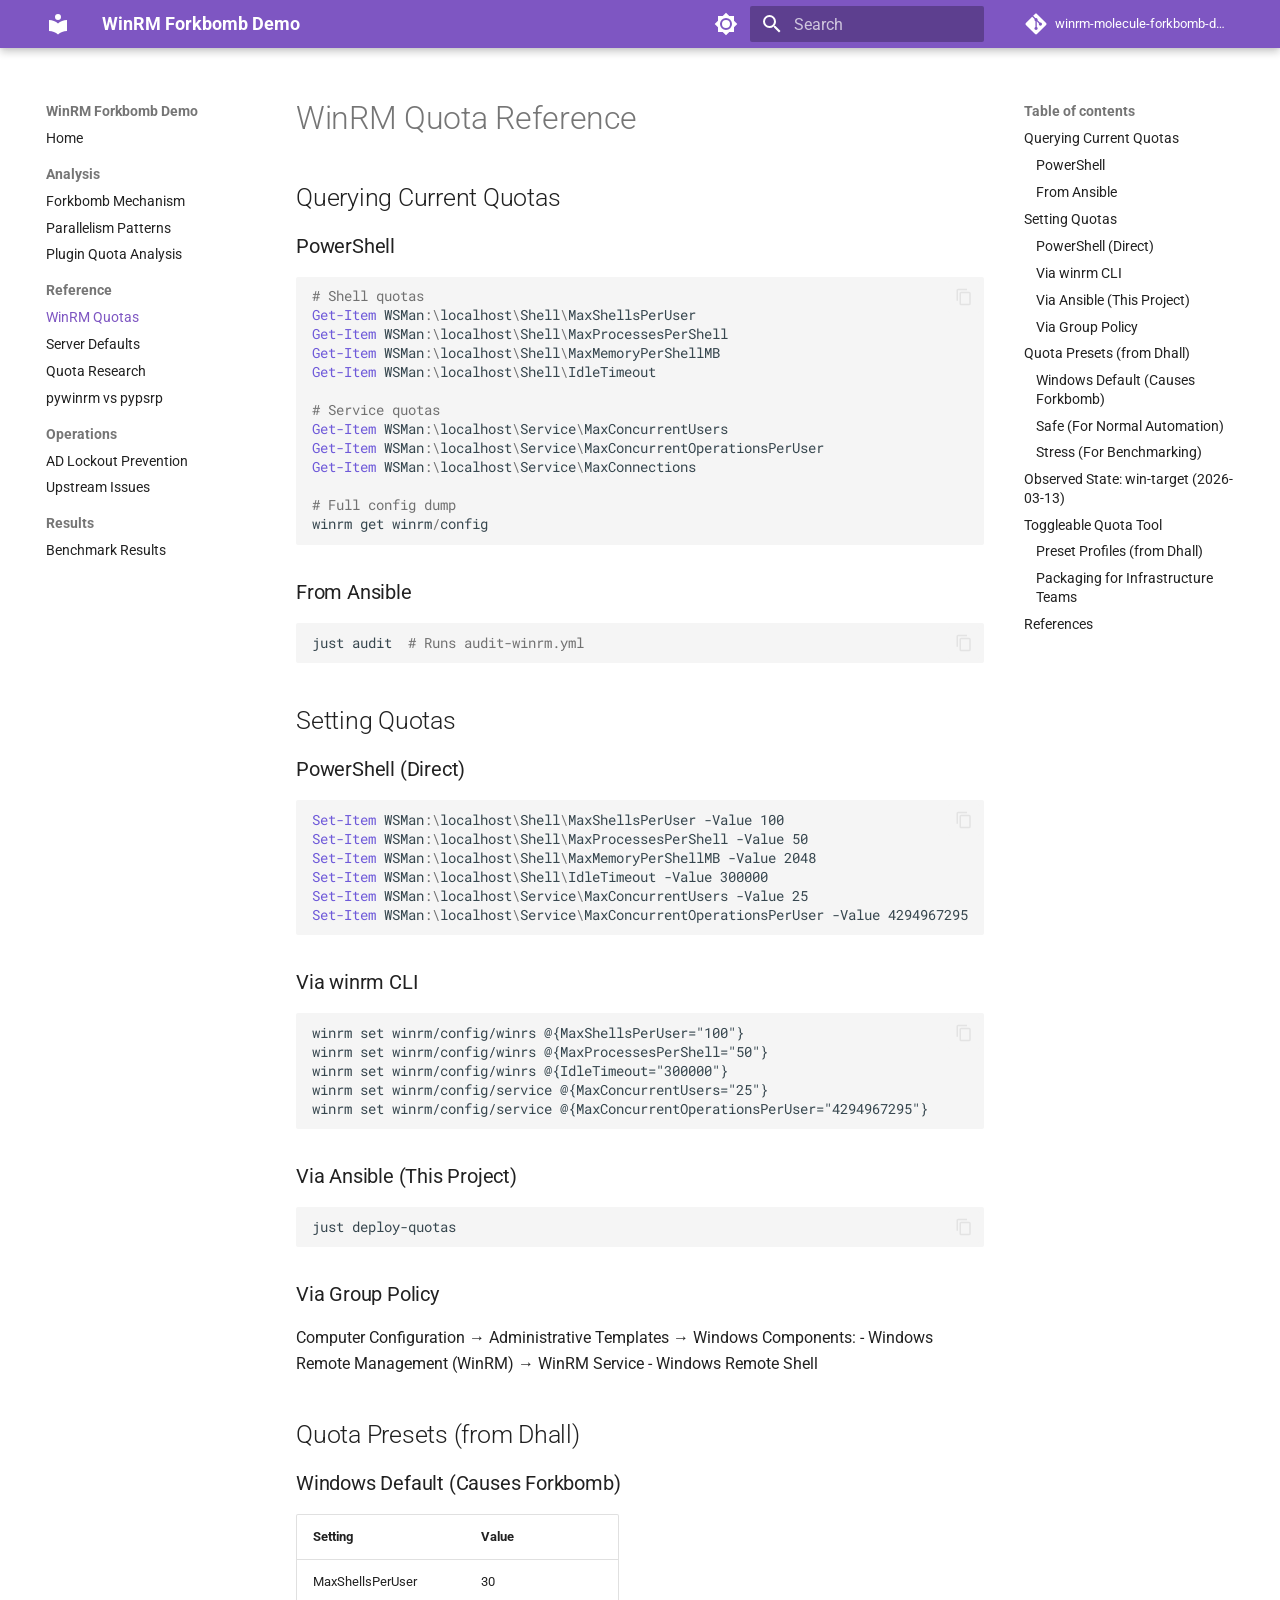
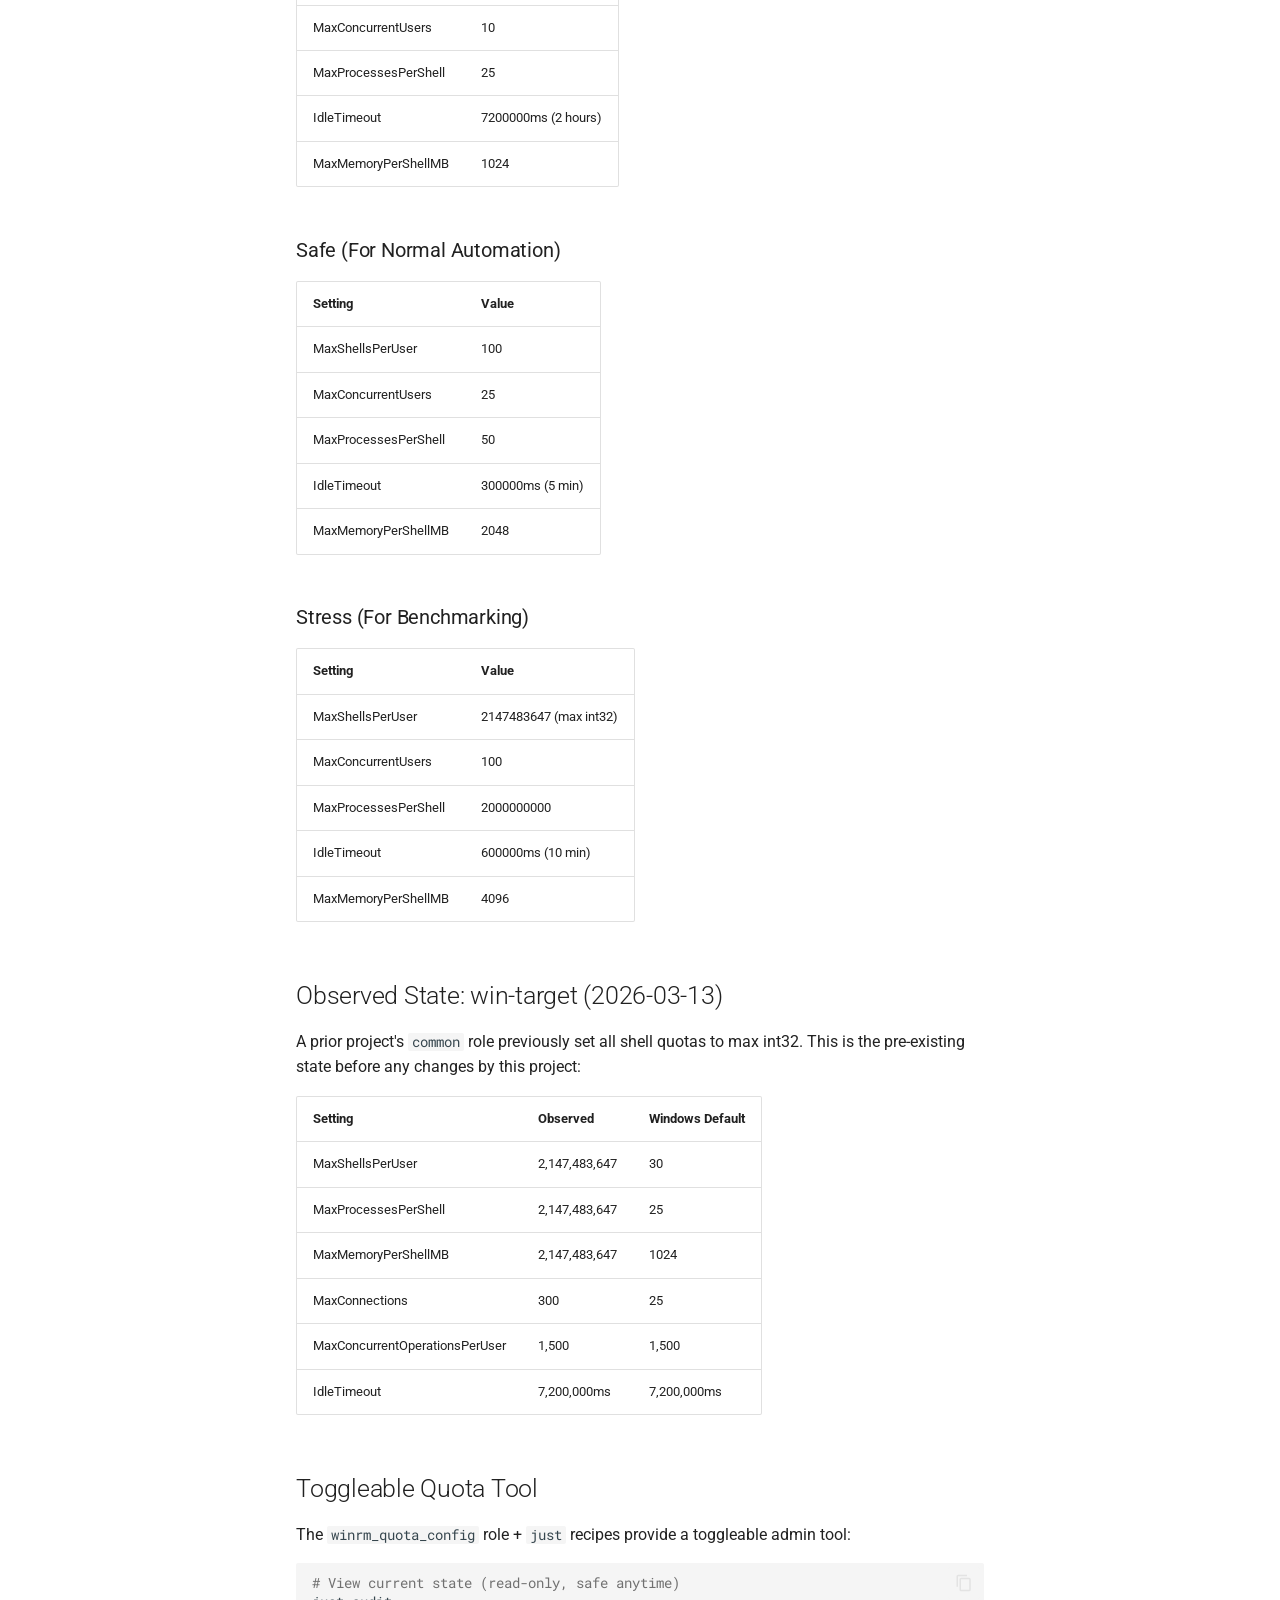
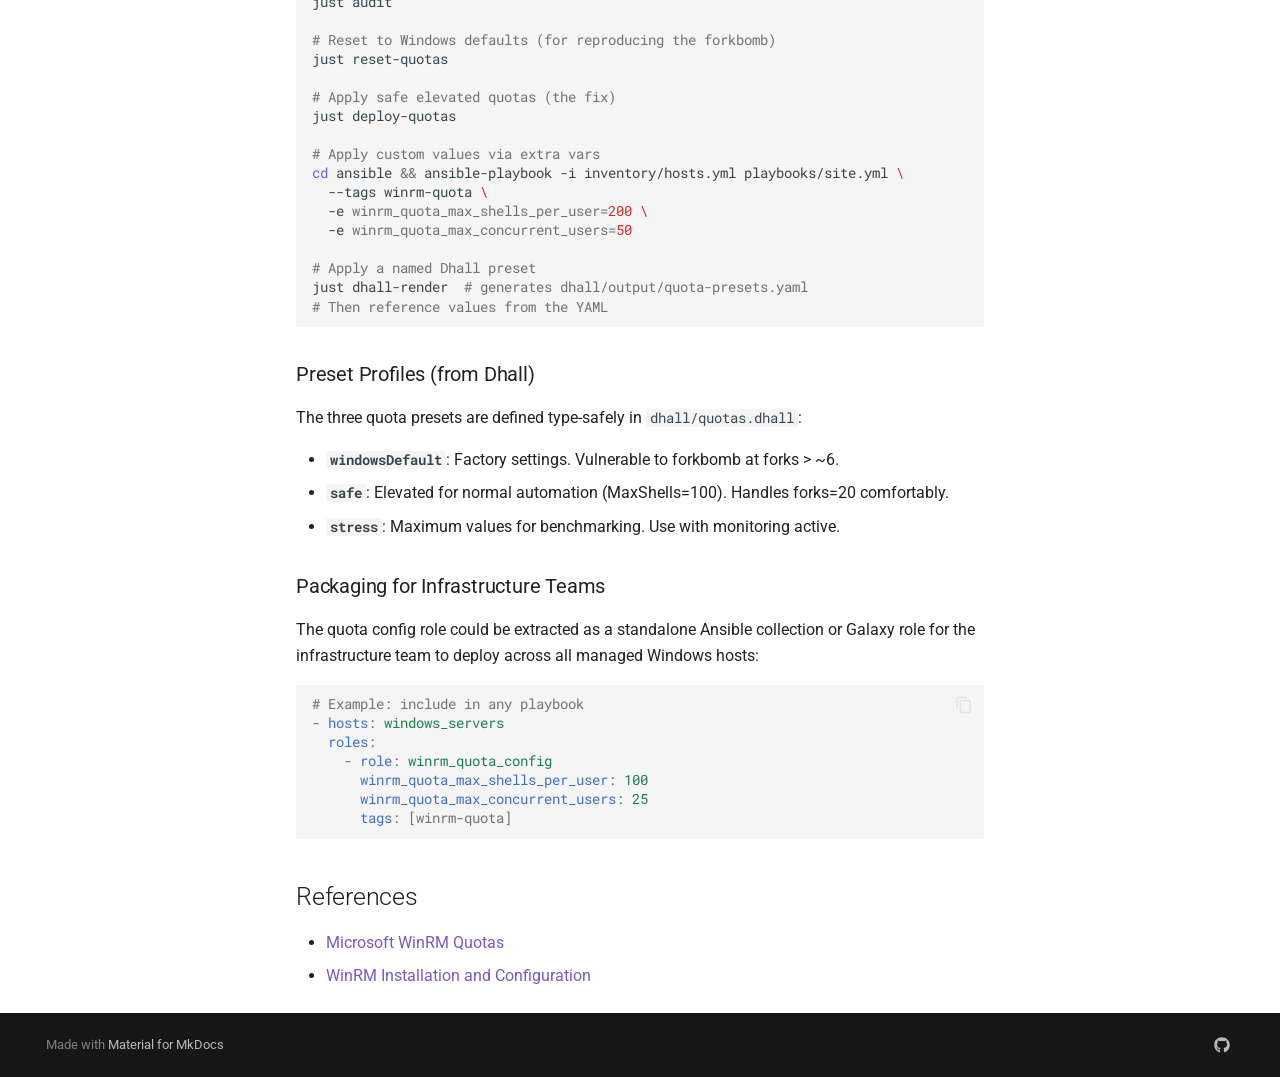
<file: winrm-quotas/index.html>
<!doctype html>
<html lang="en" class="no-js">
  <head>
    
      <meta charset="utf-8">
      <meta name="viewport" content="width=device-width,initial-scale=1">
      
        <meta name="description" content="Research project demonstrating how Ansible's WinRM connection model causes authentication exhaustion and Active Directory lockouts.">
      
      
      
        <link rel="canonical" href="https://Jesssullivan.github.io/winrm-molecule-forkbomb-demo/winrm-quotas/">
      
      
        <link rel="prev" href="../plugin-quota-analysis/">
      
      
        <link rel="next" href="../winrm-server-defaults/">
      
      
        
      
      
      <link rel="icon" href="../assets/images/favicon.png">
      <meta name="generator" content="mkdocs-1.6.1, mkdocs-material-9.7.5">
    
    
      
        <title>WinRM Quotas - WinRM Forkbomb Demo</title>
      
    
    
      <link rel="stylesheet" href="../assets/stylesheets/main.484c7ddc.min.css">
      
        
        <link rel="stylesheet" href="../assets/stylesheets/palette.ab4e12ef.min.css">
      
      


    
    
      
    
    
      
        
        
        <link rel="preconnect" href="https://fonts.gstatic.com" crossorigin>
        <link rel="stylesheet" href="https://fonts.googleapis.com/css?family=Roboto:300,300i,400,400i,700,700i%7CRoboto+Mono:400,400i,700,700i&display=fallback">
        <style>:root{--md-text-font:"Roboto";--md-code-font:"Roboto Mono"}</style>
      
    
    
    <script>__md_scope=new URL("..",location),__md_hash=e=>[...e].reduce(((e,_)=>(e<<5)-e+_.charCodeAt(0)),0),__md_get=(e,_=localStorage,t=__md_scope)=>JSON.parse(_.getItem(t.pathname+"."+e)),__md_set=(e,_,t=localStorage,a=__md_scope)=>{try{t.setItem(a.pathname+"."+e,JSON.stringify(_))}catch(e){}}</script>
    
      

    
    
  </head>
  
  
    
    
      
    
    
    
    
    <body dir="ltr" data-md-color-scheme="default" data-md-color-primary="deep-purple" data-md-color-accent="amber">
  
    
    <input class="md-toggle" data-md-toggle="drawer" type="checkbox" id="__drawer" autocomplete="off">
    <input class="md-toggle" data-md-toggle="search" type="checkbox" id="__search" autocomplete="off">
    <label class="md-overlay" for="__drawer"></label>
    <div data-md-component="skip">
      
        
        <a href="#winrm-quota-reference" class="md-skip">
          Skip to content
        </a>
      
    </div>
    <div data-md-component="announce">
      
    </div>
    
    
      

  

<header class="md-header md-header--shadow" data-md-component="header">
  <nav class="md-header__inner md-grid" aria-label="Header">
    <a href=".." title="WinRM Forkbomb Demo" class="md-header__button md-logo" aria-label="WinRM Forkbomb Demo" data-md-component="logo">
      
  
  <svg xmlns="http://www.w3.org/2000/svg" viewBox="0 0 24 24"><path d="M12 8a3 3 0 0 0 3-3 3 3 0 0 0-3-3 3 3 0 0 0-3 3 3 3 0 0 0 3 3m0 3.54C9.64 9.35 6.5 8 3 8v11c3.5 0 6.64 1.35 9 3.54 2.36-2.19 5.5-3.54 9-3.54V8c-3.5 0-6.64 1.35-9 3.54"/></svg>

    </a>
    <label class="md-header__button md-icon" for="__drawer">
      
      <svg xmlns="http://www.w3.org/2000/svg" viewBox="0 0 24 24"><path d="M3 6h18v2H3zm0 5h18v2H3zm0 5h18v2H3z"/></svg>
    </label>
    <div class="md-header__title" data-md-component="header-title">
      <div class="md-header__ellipsis">
        <div class="md-header__topic">
          <span class="md-ellipsis">
            WinRM Forkbomb Demo
          </span>
        </div>
        <div class="md-header__topic" data-md-component="header-topic">
          <span class="md-ellipsis">
            
              WinRM Quotas
            
          </span>
        </div>
      </div>
    </div>
    
      
        <form class="md-header__option" data-md-component="palette">
  
    
    
    
    <input class="md-option" data-md-color-media="(prefers-color-scheme: light)" data-md-color-scheme="default" data-md-color-primary="deep-purple" data-md-color-accent="amber"  aria-label="Switch to dark mode"  type="radio" name="__palette" id="__palette_0">
    
      <label class="md-header__button md-icon" title="Switch to dark mode" for="__palette_1" hidden>
        <svg xmlns="http://www.w3.org/2000/svg" viewBox="0 0 24 24"><path d="M12 8a4 4 0 0 0-4 4 4 4 0 0 0 4 4 4 4 0 0 0 4-4 4 4 0 0 0-4-4m0 10a6 6 0 0 1-6-6 6 6 0 0 1 6-6 6 6 0 0 1 6 6 6 6 0 0 1-6 6m8-9.31V4h-4.69L12 .69 8.69 4H4v4.69L.69 12 4 15.31V20h4.69L12 23.31 15.31 20H20v-4.69L23.31 12z"/></svg>
      </label>
    
  
    
    
    
    <input class="md-option" data-md-color-media="(prefers-color-scheme: dark)" data-md-color-scheme="slate" data-md-color-primary="deep-purple" data-md-color-accent="amber"  aria-label="Switch to light mode"  type="radio" name="__palette" id="__palette_1">
    
      <label class="md-header__button md-icon" title="Switch to light mode" for="__palette_0" hidden>
        <svg xmlns="http://www.w3.org/2000/svg" viewBox="0 0 24 24"><path d="M12 18c-.89 0-1.74-.2-2.5-.55C11.56 16.5 13 14.42 13 12s-1.44-4.5-3.5-5.45C10.26 6.2 11.11 6 12 6a6 6 0 0 1 6 6 6 6 0 0 1-6 6m8-9.31V4h-4.69L12 .69 8.69 4H4v4.69L.69 12 4 15.31V20h4.69L12 23.31 15.31 20H20v-4.69L23.31 12z"/></svg>
      </label>
    
  
</form>
      
    
    
      <script>var palette=__md_get("__palette");if(palette&&palette.color){if("(prefers-color-scheme)"===palette.color.media){var media=matchMedia("(prefers-color-scheme: light)"),input=document.querySelector(media.matches?"[data-md-color-media='(prefers-color-scheme: light)']":"[data-md-color-media='(prefers-color-scheme: dark)']");palette.color.media=input.getAttribute("data-md-color-media"),palette.color.scheme=input.getAttribute("data-md-color-scheme"),palette.color.primary=input.getAttribute("data-md-color-primary"),palette.color.accent=input.getAttribute("data-md-color-accent")}for(var[key,value]of Object.entries(palette.color))document.body.setAttribute("data-md-color-"+key,value)}</script>
    
    
    
      
      
        <label class="md-header__button md-icon" for="__search">
          
          <svg xmlns="http://www.w3.org/2000/svg" viewBox="0 0 24 24"><path d="M9.5 3A6.5 6.5 0 0 1 16 9.5c0 1.61-.59 3.09-1.56 4.23l.27.27h.79l5 5-1.5 1.5-5-5v-.79l-.27-.27A6.52 6.52 0 0 1 9.5 16 6.5 6.5 0 0 1 3 9.5 6.5 6.5 0 0 1 9.5 3m0 2C7 5 5 7 5 9.5S7 14 9.5 14 14 12 14 9.5 12 5 9.5 5"/></svg>
        </label>
        <div class="md-search" data-md-component="search" role="dialog">
  <label class="md-search__overlay" for="__search"></label>
  <div class="md-search__inner" role="search">
    <form class="md-search__form" name="search">
      <input type="text" class="md-search__input" name="query" aria-label="Search" placeholder="Search" autocapitalize="off" autocorrect="off" autocomplete="off" spellcheck="false" data-md-component="search-query" required>
      <label class="md-search__icon md-icon" for="__search">
        
        <svg xmlns="http://www.w3.org/2000/svg" viewBox="0 0 24 24"><path d="M9.5 3A6.5 6.5 0 0 1 16 9.5c0 1.61-.59 3.09-1.56 4.23l.27.27h.79l5 5-1.5 1.5-5-5v-.79l-.27-.27A6.52 6.52 0 0 1 9.5 16 6.5 6.5 0 0 1 3 9.5 6.5 6.5 0 0 1 9.5 3m0 2C7 5 5 7 5 9.5S7 14 9.5 14 14 12 14 9.5 12 5 9.5 5"/></svg>
        
        <svg xmlns="http://www.w3.org/2000/svg" viewBox="0 0 24 24"><path d="M20 11v2H8l5.5 5.5-1.42 1.42L4.16 12l7.92-7.92L13.5 5.5 8 11z"/></svg>
      </label>
      <nav class="md-search__options" aria-label="Search">
        
        <button type="reset" class="md-search__icon md-icon" title="Clear" aria-label="Clear" tabindex="-1">
          
          <svg xmlns="http://www.w3.org/2000/svg" viewBox="0 0 24 24"><path d="M19 6.41 17.59 5 12 10.59 6.41 5 5 6.41 10.59 12 5 17.59 6.41 19 12 13.41 17.59 19 19 17.59 13.41 12z"/></svg>
        </button>
      </nav>
      
    </form>
    <div class="md-search__output">
      <div class="md-search__scrollwrap" tabindex="0" data-md-scrollfix>
        <div class="md-search-result" data-md-component="search-result">
          <div class="md-search-result__meta">
            Initializing search
          </div>
          <ol class="md-search-result__list" role="presentation"></ol>
        </div>
      </div>
    </div>
  </div>
</div>
      
    
    
      <div class="md-header__source">
        <a href="https://github.com/Jesssullivan/winrm-molecule-forkbomb-demo" title="Go to repository" class="md-source" data-md-component="source">
  <div class="md-source__icon md-icon">
    
    <svg xmlns="http://www.w3.org/2000/svg" viewBox="0 0 448 512"><!--! Font Awesome Free 7.1.0 by @fontawesome - https://fontawesome.com License - https://fontawesome.com/license/free (Icons: CC BY 4.0, Fonts: SIL OFL 1.1, Code: MIT License) Copyright 2025 Fonticons, Inc.--><path d="M439.6 236.1 244 40.5c-5.4-5.5-12.8-8.5-20.4-8.5s-15 3-20.4 8.4L162.5 81l51.5 51.5c27.1-9.1 52.7 16.8 43.4 43.7l49.7 49.7c34.2-11.8 61.2 31 35.5 56.7-26.5 26.5-70.2-2.9-56-37.3L240.3 199v121.9c25.3 12.5 22.3 41.8 9.1 55-6.4 6.4-15.2 10.1-24.3 10.1s-17.8-3.6-24.3-10.1c-17.6-17.6-11.1-46.9 11.2-56v-123c-20.8-8.5-24.6-30.7-18.6-45L142.6 101 8.5 235.1C3 240.6 0 247.9 0 255.5s3 15 8.5 20.4l195.6 195.7c5.4 5.4 12.7 8.4 20.4 8.4s15-3 20.4-8.4l194.7-194.7c5.4-5.4 8.4-12.8 8.4-20.4s-3-15-8.4-20.4"/></svg>
  </div>
  <div class="md-source__repository">
    winrm-molecule-forkbomb-demo
  </div>
</a>
      </div>
    
  </nav>
  
</header>
    
    <div class="md-container" data-md-component="container">
      
      
        
          
        
      
      <main class="md-main" data-md-component="main">
        <div class="md-main__inner md-grid">
          
            
              
              <div class="md-sidebar md-sidebar--primary" data-md-component="sidebar" data-md-type="navigation" >
                <div class="md-sidebar__scrollwrap">
                  <div class="md-sidebar__inner">
                    



<nav class="md-nav md-nav--primary" aria-label="Navigation" data-md-level="0">
  <label class="md-nav__title" for="__drawer">
    <a href=".." title="WinRM Forkbomb Demo" class="md-nav__button md-logo" aria-label="WinRM Forkbomb Demo" data-md-component="logo">
      
  
  <svg xmlns="http://www.w3.org/2000/svg" viewBox="0 0 24 24"><path d="M12 8a3 3 0 0 0 3-3 3 3 0 0 0-3-3 3 3 0 0 0-3 3 3 3 0 0 0 3 3m0 3.54C9.64 9.35 6.5 8 3 8v11c3.5 0 6.64 1.35 9 3.54 2.36-2.19 5.5-3.54 9-3.54V8c-3.5 0-6.64 1.35-9 3.54"/></svg>

    </a>
    WinRM Forkbomb Demo
  </label>
  
    <div class="md-nav__source">
      <a href="https://github.com/Jesssullivan/winrm-molecule-forkbomb-demo" title="Go to repository" class="md-source" data-md-component="source">
  <div class="md-source__icon md-icon">
    
    <svg xmlns="http://www.w3.org/2000/svg" viewBox="0 0 448 512"><!--! Font Awesome Free 7.1.0 by @fontawesome - https://fontawesome.com License - https://fontawesome.com/license/free (Icons: CC BY 4.0, Fonts: SIL OFL 1.1, Code: MIT License) Copyright 2025 Fonticons, Inc.--><path d="M439.6 236.1 244 40.5c-5.4-5.5-12.8-8.5-20.4-8.5s-15 3-20.4 8.4L162.5 81l51.5 51.5c27.1-9.1 52.7 16.8 43.4 43.7l49.7 49.7c34.2-11.8 61.2 31 35.5 56.7-26.5 26.5-70.2-2.9-56-37.3L240.3 199v121.9c25.3 12.5 22.3 41.8 9.1 55-6.4 6.4-15.2 10.1-24.3 10.1s-17.8-3.6-24.3-10.1c-17.6-17.6-11.1-46.9 11.2-56v-123c-20.8-8.5-24.6-30.7-18.6-45L142.6 101 8.5 235.1C3 240.6 0 247.9 0 255.5s3 15 8.5 20.4l195.6 195.7c5.4 5.4 12.7 8.4 20.4 8.4s15-3 20.4-8.4l194.7-194.7c5.4-5.4 8.4-12.8 8.4-20.4s-3-15-8.4-20.4"/></svg>
  </div>
  <div class="md-source__repository">
    winrm-molecule-forkbomb-demo
  </div>
</a>
    </div>
  
  <ul class="md-nav__list" data-md-scrollfix>
    
      
      
  
  
  
  
    <li class="md-nav__item">
      <a href=".." class="md-nav__link">
        
  
  
  <span class="md-ellipsis">
    
  
    Home
  

    
  </span>
  
  

      </a>
    </li>
  

    
      
      
  
  
  
  
    
    
    
    
      
        
        
      
    
    
    <li class="md-nav__item md-nav__item--section md-nav__item--nested">
      
        
        
          
        
        <input class="md-nav__toggle md-toggle md-toggle--indeterminate" type="checkbox" id="__nav_2" >
        
          
          <label class="md-nav__link" for="__nav_2" id="__nav_2_label" tabindex="">
            
  
  
  <span class="md-ellipsis">
    
  
    Analysis
  

    
  </span>
  
  

            <span class="md-nav__icon md-icon"></span>
          </label>
        
        <nav class="md-nav" data-md-level="1" aria-labelledby="__nav_2_label" aria-expanded="false">
          <label class="md-nav__title" for="__nav_2">
            <span class="md-nav__icon md-icon"></span>
            
  
    Analysis
  

          </label>
          <ul class="md-nav__list" data-md-scrollfix>
            
              
                
  
  
  
  
    <li class="md-nav__item">
      <a href="../forkbomb-mechanism/" class="md-nav__link">
        
  
  
  <span class="md-ellipsis">
    
  
    Forkbomb Mechanism
  

    
  </span>
  
  

      </a>
    </li>
  

              
            
              
                
  
  
  
  
    <li class="md-nav__item">
      <a href="../parallelism-patterns/" class="md-nav__link">
        
  
  
  <span class="md-ellipsis">
    
  
    Parallelism Patterns
  

    
  </span>
  
  

      </a>
    </li>
  

              
            
              
                
  
  
  
  
    <li class="md-nav__item">
      <a href="../plugin-quota-analysis/" class="md-nav__link">
        
  
  
  <span class="md-ellipsis">
    
  
    Plugin Quota Analysis
  

    
  </span>
  
  

      </a>
    </li>
  

              
            
          </ul>
        </nav>
      
    </li>
  

    
      
      
  
  
    
  
  
  
    
    
    
    
      
        
        
      
    
    
    <li class="md-nav__item md-nav__item--active md-nav__item--section md-nav__item--nested">
      
        
        
        <input class="md-nav__toggle md-toggle " type="checkbox" id="__nav_3" checked>
        
          
          <label class="md-nav__link" for="__nav_3" id="__nav_3_label" tabindex="">
            
  
  
  <span class="md-ellipsis">
    
  
    Reference
  

    
  </span>
  
  

            <span class="md-nav__icon md-icon"></span>
          </label>
        
        <nav class="md-nav" data-md-level="1" aria-labelledby="__nav_3_label" aria-expanded="true">
          <label class="md-nav__title" for="__nav_3">
            <span class="md-nav__icon md-icon"></span>
            
  
    Reference
  

          </label>
          <ul class="md-nav__list" data-md-scrollfix>
            
              
                
  
  
    
  
  
  
    <li class="md-nav__item md-nav__item--active">
      
      <input class="md-nav__toggle md-toggle" type="checkbox" id="__toc">
      
      
        
      
      
        <label class="md-nav__link md-nav__link--active" for="__toc">
          
  
  
  <span class="md-ellipsis">
    
  
    WinRM Quotas
  

    
  </span>
  
  

          <span class="md-nav__icon md-icon"></span>
        </label>
      
      <a href="./" class="md-nav__link md-nav__link--active">
        
  
  
  <span class="md-ellipsis">
    
  
    WinRM Quotas
  

    
  </span>
  
  

      </a>
      
        

<nav class="md-nav md-nav--secondary" aria-label="Table of contents">
  
  
  
    
  
  
    <label class="md-nav__title" for="__toc">
      <span class="md-nav__icon md-icon"></span>
      Table of contents
    </label>
    <ul class="md-nav__list" data-md-component="toc" data-md-scrollfix>
      
        <li class="md-nav__item">
  <a href="#querying-current-quotas" class="md-nav__link">
    <span class="md-ellipsis">
      
        Querying Current Quotas
      
    </span>
  </a>
  
    <nav class="md-nav" aria-label="Querying Current Quotas">
      <ul class="md-nav__list">
        
          <li class="md-nav__item">
  <a href="#powershell" class="md-nav__link">
    <span class="md-ellipsis">
      
        PowerShell
      
    </span>
  </a>
  
</li>
        
          <li class="md-nav__item">
  <a href="#from-ansible" class="md-nav__link">
    <span class="md-ellipsis">
      
        From Ansible
      
    </span>
  </a>
  
</li>
        
      </ul>
    </nav>
  
</li>
      
        <li class="md-nav__item">
  <a href="#setting-quotas" class="md-nav__link">
    <span class="md-ellipsis">
      
        Setting Quotas
      
    </span>
  </a>
  
    <nav class="md-nav" aria-label="Setting Quotas">
      <ul class="md-nav__list">
        
          <li class="md-nav__item">
  <a href="#powershell-direct" class="md-nav__link">
    <span class="md-ellipsis">
      
        PowerShell (Direct)
      
    </span>
  </a>
  
</li>
        
          <li class="md-nav__item">
  <a href="#via-winrm-cli" class="md-nav__link">
    <span class="md-ellipsis">
      
        Via winrm CLI
      
    </span>
  </a>
  
</li>
        
          <li class="md-nav__item">
  <a href="#via-ansible-this-project" class="md-nav__link">
    <span class="md-ellipsis">
      
        Via Ansible (This Project)
      
    </span>
  </a>
  
</li>
        
          <li class="md-nav__item">
  <a href="#via-group-policy" class="md-nav__link">
    <span class="md-ellipsis">
      
        Via Group Policy
      
    </span>
  </a>
  
</li>
        
      </ul>
    </nav>
  
</li>
      
        <li class="md-nav__item">
  <a href="#quota-presets-from-dhall" class="md-nav__link">
    <span class="md-ellipsis">
      
        Quota Presets (from Dhall)
      
    </span>
  </a>
  
    <nav class="md-nav" aria-label="Quota Presets (from Dhall)">
      <ul class="md-nav__list">
        
          <li class="md-nav__item">
  <a href="#windows-default-causes-forkbomb" class="md-nav__link">
    <span class="md-ellipsis">
      
        Windows Default (Causes Forkbomb)
      
    </span>
  </a>
  
</li>
        
          <li class="md-nav__item">
  <a href="#safe-for-normal-automation" class="md-nav__link">
    <span class="md-ellipsis">
      
        Safe (For Normal Automation)
      
    </span>
  </a>
  
</li>
        
          <li class="md-nav__item">
  <a href="#stress-for-benchmarking" class="md-nav__link">
    <span class="md-ellipsis">
      
        Stress (For Benchmarking)
      
    </span>
  </a>
  
</li>
        
      </ul>
    </nav>
  
</li>
      
        <li class="md-nav__item">
  <a href="#observed-state-win-target-2026-03-13" class="md-nav__link">
    <span class="md-ellipsis">
      
        Observed State: win-target (2026-03-13)
      
    </span>
  </a>
  
</li>
      
        <li class="md-nav__item">
  <a href="#toggleable-quota-tool" class="md-nav__link">
    <span class="md-ellipsis">
      
        Toggleable Quota Tool
      
    </span>
  </a>
  
    <nav class="md-nav" aria-label="Toggleable Quota Tool">
      <ul class="md-nav__list">
        
          <li class="md-nav__item">
  <a href="#preset-profiles-from-dhall" class="md-nav__link">
    <span class="md-ellipsis">
      
        Preset Profiles (from Dhall)
      
    </span>
  </a>
  
</li>
        
          <li class="md-nav__item">
  <a href="#packaging-for-infrastructure-teams" class="md-nav__link">
    <span class="md-ellipsis">
      
        Packaging for Infrastructure Teams
      
    </span>
  </a>
  
</li>
        
      </ul>
    </nav>
  
</li>
      
        <li class="md-nav__item">
  <a href="#references" class="md-nav__link">
    <span class="md-ellipsis">
      
        References
      
    </span>
  </a>
  
</li>
      
    </ul>
  
</nav>
      
    </li>
  

              
            
              
                
  
  
  
  
    <li class="md-nav__item">
      <a href="../winrm-server-defaults/" class="md-nav__link">
        
  
  
  <span class="md-ellipsis">
    
  
    Server Defaults
  

    
  </span>
  
  

      </a>
    </li>
  

              
            
              
                
  
  
  
  
    <li class="md-nav__item">
      <a href="../winrm-quota-research/" class="md-nav__link">
        
  
  
  <span class="md-ellipsis">
    
  
    Quota Research
  

    
  </span>
  
  

      </a>
    </li>
  

              
            
              
                
  
  
  
  
    <li class="md-nav__item">
      <a href="../pywinrm-vs-pypsrp/" class="md-nav__link">
        
  
  
  <span class="md-ellipsis">
    
  
    pywinrm vs pypsrp
  

    
  </span>
  
  

      </a>
    </li>
  

              
            
          </ul>
        </nav>
      
    </li>
  

    
      
      
  
  
  
  
    
    
    
    
      
        
        
      
    
    
    <li class="md-nav__item md-nav__item--section md-nav__item--nested">
      
        
        
          
        
        <input class="md-nav__toggle md-toggle md-toggle--indeterminate" type="checkbox" id="__nav_4" >
        
          
          <label class="md-nav__link" for="__nav_4" id="__nav_4_label" tabindex="">
            
  
  
  <span class="md-ellipsis">
    
  
    Operations
  

    
  </span>
  
  

            <span class="md-nav__icon md-icon"></span>
          </label>
        
        <nav class="md-nav" data-md-level="1" aria-labelledby="__nav_4_label" aria-expanded="false">
          <label class="md-nav__title" for="__nav_4">
            <span class="md-nav__icon md-icon"></span>
            
  
    Operations
  

          </label>
          <ul class="md-nav__list" data-md-scrollfix>
            
              
                
  
  
  
  
    <li class="md-nav__item">
      <a href="../ad-lockout-prevention/" class="md-nav__link">
        
  
  
  <span class="md-ellipsis">
    
  
    AD Lockout Prevention
  

    
  </span>
  
  

      </a>
    </li>
  

              
            
              
                
  
  
  
  
    <li class="md-nav__item">
      <a href="../upstream-issues/" class="md-nav__link">
        
  
  
  <span class="md-ellipsis">
    
  
    Upstream Issues
  

    
  </span>
  
  

      </a>
    </li>
  

              
            
          </ul>
        </nav>
      
    </li>
  

    
      
      
  
  
  
  
    
    
    
    
      
        
        
      
    
    
    <li class="md-nav__item md-nav__item--section md-nav__item--nested">
      
        
        
          
        
        <input class="md-nav__toggle md-toggle md-toggle--indeterminate" type="checkbox" id="__nav_5" >
        
          
          <label class="md-nav__link" for="__nav_5" id="__nav_5_label" tabindex="">
            
  
  
  <span class="md-ellipsis">
    
  
    Results
  

    
  </span>
  
  

            <span class="md-nav__icon md-icon"></span>
          </label>
        
        <nav class="md-nav" data-md-level="1" aria-labelledby="__nav_5_label" aria-expanded="false">
          <label class="md-nav__title" for="__nav_5">
            <span class="md-nav__icon md-icon"></span>
            
  
    Results
  

          </label>
          <ul class="md-nav__list" data-md-scrollfix>
            
              
                
  
  
  
  
    <li class="md-nav__item">
      <a href="../benchmark-results/" class="md-nav__link">
        
  
  
  <span class="md-ellipsis">
    
  
    Benchmark Results
  

    
  </span>
  
  

      </a>
    </li>
  

              
            
          </ul>
        </nav>
      
    </li>
  

    
  </ul>
</nav>
                  </div>
                </div>
              </div>
            
            
              
              <div class="md-sidebar md-sidebar--secondary" data-md-component="sidebar" data-md-type="toc" >
                <div class="md-sidebar__scrollwrap">
                  <div class="md-sidebar__inner">
                    

<nav class="md-nav md-nav--secondary" aria-label="Table of contents">
  
  
  
    
  
  
    <label class="md-nav__title" for="__toc">
      <span class="md-nav__icon md-icon"></span>
      Table of contents
    </label>
    <ul class="md-nav__list" data-md-component="toc" data-md-scrollfix>
      
        <li class="md-nav__item">
  <a href="#querying-current-quotas" class="md-nav__link">
    <span class="md-ellipsis">
      
        Querying Current Quotas
      
    </span>
  </a>
  
    <nav class="md-nav" aria-label="Querying Current Quotas">
      <ul class="md-nav__list">
        
          <li class="md-nav__item">
  <a href="#powershell" class="md-nav__link">
    <span class="md-ellipsis">
      
        PowerShell
      
    </span>
  </a>
  
</li>
        
          <li class="md-nav__item">
  <a href="#from-ansible" class="md-nav__link">
    <span class="md-ellipsis">
      
        From Ansible
      
    </span>
  </a>
  
</li>
        
      </ul>
    </nav>
  
</li>
      
        <li class="md-nav__item">
  <a href="#setting-quotas" class="md-nav__link">
    <span class="md-ellipsis">
      
        Setting Quotas
      
    </span>
  </a>
  
    <nav class="md-nav" aria-label="Setting Quotas">
      <ul class="md-nav__list">
        
          <li class="md-nav__item">
  <a href="#powershell-direct" class="md-nav__link">
    <span class="md-ellipsis">
      
        PowerShell (Direct)
      
    </span>
  </a>
  
</li>
        
          <li class="md-nav__item">
  <a href="#via-winrm-cli" class="md-nav__link">
    <span class="md-ellipsis">
      
        Via winrm CLI
      
    </span>
  </a>
  
</li>
        
          <li class="md-nav__item">
  <a href="#via-ansible-this-project" class="md-nav__link">
    <span class="md-ellipsis">
      
        Via Ansible (This Project)
      
    </span>
  </a>
  
</li>
        
          <li class="md-nav__item">
  <a href="#via-group-policy" class="md-nav__link">
    <span class="md-ellipsis">
      
        Via Group Policy
      
    </span>
  </a>
  
</li>
        
      </ul>
    </nav>
  
</li>
      
        <li class="md-nav__item">
  <a href="#quota-presets-from-dhall" class="md-nav__link">
    <span class="md-ellipsis">
      
        Quota Presets (from Dhall)
      
    </span>
  </a>
  
    <nav class="md-nav" aria-label="Quota Presets (from Dhall)">
      <ul class="md-nav__list">
        
          <li class="md-nav__item">
  <a href="#windows-default-causes-forkbomb" class="md-nav__link">
    <span class="md-ellipsis">
      
        Windows Default (Causes Forkbomb)
      
    </span>
  </a>
  
</li>
        
          <li class="md-nav__item">
  <a href="#safe-for-normal-automation" class="md-nav__link">
    <span class="md-ellipsis">
      
        Safe (For Normal Automation)
      
    </span>
  </a>
  
</li>
        
          <li class="md-nav__item">
  <a href="#stress-for-benchmarking" class="md-nav__link">
    <span class="md-ellipsis">
      
        Stress (For Benchmarking)
      
    </span>
  </a>
  
</li>
        
      </ul>
    </nav>
  
</li>
      
        <li class="md-nav__item">
  <a href="#observed-state-win-target-2026-03-13" class="md-nav__link">
    <span class="md-ellipsis">
      
        Observed State: win-target (2026-03-13)
      
    </span>
  </a>
  
</li>
      
        <li class="md-nav__item">
  <a href="#toggleable-quota-tool" class="md-nav__link">
    <span class="md-ellipsis">
      
        Toggleable Quota Tool
      
    </span>
  </a>
  
    <nav class="md-nav" aria-label="Toggleable Quota Tool">
      <ul class="md-nav__list">
        
          <li class="md-nav__item">
  <a href="#preset-profiles-from-dhall" class="md-nav__link">
    <span class="md-ellipsis">
      
        Preset Profiles (from Dhall)
      
    </span>
  </a>
  
</li>
        
          <li class="md-nav__item">
  <a href="#packaging-for-infrastructure-teams" class="md-nav__link">
    <span class="md-ellipsis">
      
        Packaging for Infrastructure Teams
      
    </span>
  </a>
  
</li>
        
      </ul>
    </nav>
  
</li>
      
        <li class="md-nav__item">
  <a href="#references" class="md-nav__link">
    <span class="md-ellipsis">
      
        References
      
    </span>
  </a>
  
</li>
      
    </ul>
  
</nav>
                  </div>
                </div>
              </div>
            
          
          
            <div class="md-content" data-md-component="content">
              
              <article class="md-content__inner md-typeset">
                
                  


  
  


<h1 id="winrm-quota-reference">WinRM Quota Reference<a class="headerlink" href="#winrm-quota-reference" title="Permanent link">&para;</a></h1>
<h2 id="querying-current-quotas">Querying Current Quotas<a class="headerlink" href="#querying-current-quotas" title="Permanent link">&para;</a></h2>
<h3 id="powershell">PowerShell<a class="headerlink" href="#powershell" title="Permanent link">&para;</a></h3>
<div class="highlight"><pre><span></span><code><a id="__codelineno-0-1" name="__codelineno-0-1" href="#__codelineno-0-1"></a><span class="c"># Shell quotas</span>
<a id="__codelineno-0-2" name="__codelineno-0-2" href="#__codelineno-0-2"></a><span class="nb">Get-Item</span> <span class="n">WSMan</span><span class="p">:\</span><span class="n">localhost</span><span class="p">\</span><span class="n">Shell</span><span class="p">\</span><span class="n">MaxShellsPerUser</span>
<a id="__codelineno-0-3" name="__codelineno-0-3" href="#__codelineno-0-3"></a><span class="nb">Get-Item</span> <span class="n">WSMan</span><span class="p">:\</span><span class="n">localhost</span><span class="p">\</span><span class="n">Shell</span><span class="p">\</span><span class="n">MaxProcessesPerShell</span>
<a id="__codelineno-0-4" name="__codelineno-0-4" href="#__codelineno-0-4"></a><span class="nb">Get-Item</span> <span class="n">WSMan</span><span class="p">:\</span><span class="n">localhost</span><span class="p">\</span><span class="n">Shell</span><span class="p">\</span><span class="n">MaxMemoryPerShellMB</span>
<a id="__codelineno-0-5" name="__codelineno-0-5" href="#__codelineno-0-5"></a><span class="nb">Get-Item</span> <span class="n">WSMan</span><span class="p">:\</span><span class="n">localhost</span><span class="p">\</span><span class="n">Shell</span><span class="p">\</span><span class="n">IdleTimeout</span>
<a id="__codelineno-0-6" name="__codelineno-0-6" href="#__codelineno-0-6"></a>
<a id="__codelineno-0-7" name="__codelineno-0-7" href="#__codelineno-0-7"></a><span class="c"># Service quotas</span>
<a id="__codelineno-0-8" name="__codelineno-0-8" href="#__codelineno-0-8"></a><span class="nb">Get-Item</span> <span class="n">WSMan</span><span class="p">:\</span><span class="n">localhost</span><span class="p">\</span><span class="n">Service</span><span class="p">\</span><span class="n">MaxConcurrentUsers</span>
<a id="__codelineno-0-9" name="__codelineno-0-9" href="#__codelineno-0-9"></a><span class="nb">Get-Item</span> <span class="n">WSMan</span><span class="p">:\</span><span class="n">localhost</span><span class="p">\</span><span class="n">Service</span><span class="p">\</span><span class="n">MaxConcurrentOperationsPerUser</span>
<a id="__codelineno-0-10" name="__codelineno-0-10" href="#__codelineno-0-10"></a><span class="nb">Get-Item</span> <span class="n">WSMan</span><span class="p">:\</span><span class="n">localhost</span><span class="p">\</span><span class="n">Service</span><span class="p">\</span><span class="n">MaxConnections</span>
<a id="__codelineno-0-11" name="__codelineno-0-11" href="#__codelineno-0-11"></a>
<a id="__codelineno-0-12" name="__codelineno-0-12" href="#__codelineno-0-12"></a><span class="c"># Full config dump</span>
<a id="__codelineno-0-13" name="__codelineno-0-13" href="#__codelineno-0-13"></a><span class="n">winrm</span> <span class="n">get</span> <span class="n">winrm</span><span class="p">/</span><span class="n">config</span>
</code></pre></div>
<h3 id="from-ansible">From Ansible<a class="headerlink" href="#from-ansible" title="Permanent link">&para;</a></h3>
<div class="highlight"><pre><span></span><code><a id="__codelineno-1-1" name="__codelineno-1-1" href="#__codelineno-1-1"></a>just<span class="w"> </span>audit<span class="w">  </span><span class="c1"># Runs audit-winrm.yml</span>
</code></pre></div>
<h2 id="setting-quotas">Setting Quotas<a class="headerlink" href="#setting-quotas" title="Permanent link">&para;</a></h2>
<h3 id="powershell-direct">PowerShell (Direct)<a class="headerlink" href="#powershell-direct" title="Permanent link">&para;</a></h3>
<div class="highlight"><pre><span></span><code><a id="__codelineno-2-1" name="__codelineno-2-1" href="#__codelineno-2-1"></a><span class="nb">Set-Item</span> <span class="n">WSMan</span><span class="p">:\</span><span class="n">localhost</span><span class="p">\</span><span class="n">Shell</span><span class="p">\</span><span class="n">MaxShellsPerUser</span> <span class="n">-Value</span> <span class="n">100</span>
<a id="__codelineno-2-2" name="__codelineno-2-2" href="#__codelineno-2-2"></a><span class="nb">Set-Item</span> <span class="n">WSMan</span><span class="p">:\</span><span class="n">localhost</span><span class="p">\</span><span class="n">Shell</span><span class="p">\</span><span class="n">MaxProcessesPerShell</span> <span class="n">-Value</span> <span class="n">50</span>
<a id="__codelineno-2-3" name="__codelineno-2-3" href="#__codelineno-2-3"></a><span class="nb">Set-Item</span> <span class="n">WSMan</span><span class="p">:\</span><span class="n">localhost</span><span class="p">\</span><span class="n">Shell</span><span class="p">\</span><span class="n">MaxMemoryPerShellMB</span> <span class="n">-Value</span> <span class="n">2048</span>
<a id="__codelineno-2-4" name="__codelineno-2-4" href="#__codelineno-2-4"></a><span class="nb">Set-Item</span> <span class="n">WSMan</span><span class="p">:\</span><span class="n">localhost</span><span class="p">\</span><span class="n">Shell</span><span class="p">\</span><span class="n">IdleTimeout</span> <span class="n">-Value</span> <span class="n">300000</span>
<a id="__codelineno-2-5" name="__codelineno-2-5" href="#__codelineno-2-5"></a><span class="nb">Set-Item</span> <span class="n">WSMan</span><span class="p">:\</span><span class="n">localhost</span><span class="p">\</span><span class="n">Service</span><span class="p">\</span><span class="n">MaxConcurrentUsers</span> <span class="n">-Value</span> <span class="n">25</span>
<a id="__codelineno-2-6" name="__codelineno-2-6" href="#__codelineno-2-6"></a><span class="nb">Set-Item</span> <span class="n">WSMan</span><span class="p">:\</span><span class="n">localhost</span><span class="p">\</span><span class="n">Service</span><span class="p">\</span><span class="n">MaxConcurrentOperationsPerUser</span> <span class="n">-Value</span> <span class="n">4294967295</span>
</code></pre></div>
<h3 id="via-winrm-cli">Via winrm CLI<a class="headerlink" href="#via-winrm-cli" title="Permanent link">&para;</a></h3>
<div class="highlight"><pre><span></span><code><a id="__codelineno-3-1" name="__codelineno-3-1" href="#__codelineno-3-1"></a>winrm set winrm/config/winrs @{MaxShellsPerUser=&quot;100&quot;}
<a id="__codelineno-3-2" name="__codelineno-3-2" href="#__codelineno-3-2"></a>winrm set winrm/config/winrs @{MaxProcessesPerShell=&quot;50&quot;}
<a id="__codelineno-3-3" name="__codelineno-3-3" href="#__codelineno-3-3"></a>winrm set winrm/config/winrs @{IdleTimeout=&quot;300000&quot;}
<a id="__codelineno-3-4" name="__codelineno-3-4" href="#__codelineno-3-4"></a>winrm set winrm/config/service @{MaxConcurrentUsers=&quot;25&quot;}
<a id="__codelineno-3-5" name="__codelineno-3-5" href="#__codelineno-3-5"></a>winrm set winrm/config/service @{MaxConcurrentOperationsPerUser=&quot;4294967295&quot;}
</code></pre></div>
<h3 id="via-ansible-this-project">Via Ansible (This Project)<a class="headerlink" href="#via-ansible-this-project" title="Permanent link">&para;</a></h3>
<div class="highlight"><pre><span></span><code><a id="__codelineno-4-1" name="__codelineno-4-1" href="#__codelineno-4-1"></a>just<span class="w"> </span>deploy-quotas
</code></pre></div>
<h3 id="via-group-policy">Via Group Policy<a class="headerlink" href="#via-group-policy" title="Permanent link">&para;</a></h3>
<p>Computer Configuration → Administrative Templates → Windows Components:
- Windows Remote Management (WinRM) → WinRM Service
- Windows Remote Shell</p>
<h2 id="quota-presets-from-dhall">Quota Presets (from Dhall)<a class="headerlink" href="#quota-presets-from-dhall" title="Permanent link">&para;</a></h2>
<h3 id="windows-default-causes-forkbomb">Windows Default (Causes Forkbomb)<a class="headerlink" href="#windows-default-causes-forkbomb" title="Permanent link">&para;</a></h3>
<table>
<thead>
<tr>
<th>Setting</th>
<th>Value</th>
</tr>
</thead>
<tbody>
<tr>
<td>MaxShellsPerUser</td>
<td>30</td>
</tr>
<tr>
<td>MaxConcurrentUsers</td>
<td>10</td>
</tr>
<tr>
<td>MaxProcessesPerShell</td>
<td>25</td>
</tr>
<tr>
<td>IdleTimeout</td>
<td>7200000ms (2 hours)</td>
</tr>
<tr>
<td>MaxMemoryPerShellMB</td>
<td>1024</td>
</tr>
</tbody>
</table>
<h3 id="safe-for-normal-automation">Safe (For Normal Automation)<a class="headerlink" href="#safe-for-normal-automation" title="Permanent link">&para;</a></h3>
<table>
<thead>
<tr>
<th>Setting</th>
<th>Value</th>
</tr>
</thead>
<tbody>
<tr>
<td>MaxShellsPerUser</td>
<td>100</td>
</tr>
<tr>
<td>MaxConcurrentUsers</td>
<td>25</td>
</tr>
<tr>
<td>MaxProcessesPerShell</td>
<td>50</td>
</tr>
<tr>
<td>IdleTimeout</td>
<td>300000ms (5 min)</td>
</tr>
<tr>
<td>MaxMemoryPerShellMB</td>
<td>2048</td>
</tr>
</tbody>
</table>
<h3 id="stress-for-benchmarking">Stress (For Benchmarking)<a class="headerlink" href="#stress-for-benchmarking" title="Permanent link">&para;</a></h3>
<table>
<thead>
<tr>
<th>Setting</th>
<th>Value</th>
</tr>
</thead>
<tbody>
<tr>
<td>MaxShellsPerUser</td>
<td>2147483647 (max int32)</td>
</tr>
<tr>
<td>MaxConcurrentUsers</td>
<td>100</td>
</tr>
<tr>
<td>MaxProcessesPerShell</td>
<td>2000000000</td>
</tr>
<tr>
<td>IdleTimeout</td>
<td>600000ms (10 min)</td>
</tr>
<tr>
<td>MaxMemoryPerShellMB</td>
<td>4096</td>
</tr>
</tbody>
</table>
<h2 id="observed-state-win-target-2026-03-13">Observed State: win-target (2026-03-13)<a class="headerlink" href="#observed-state-win-target-2026-03-13" title="Permanent link">&para;</a></h2>
<p>A prior project's <code>common</code> role previously set all shell quotas to max int32. This is the
pre-existing state before any changes by this project:</p>
<table>
<thead>
<tr>
<th>Setting</th>
<th>Observed</th>
<th>Windows Default</th>
</tr>
</thead>
<tbody>
<tr>
<td>MaxShellsPerUser</td>
<td>2,147,483,647</td>
<td>30</td>
</tr>
<tr>
<td>MaxProcessesPerShell</td>
<td>2,147,483,647</td>
<td>25</td>
</tr>
<tr>
<td>MaxMemoryPerShellMB</td>
<td>2,147,483,647</td>
<td>1024</td>
</tr>
<tr>
<td>MaxConnections</td>
<td>300</td>
<td>25</td>
</tr>
<tr>
<td>MaxConcurrentOperationsPerUser</td>
<td>1,500</td>
<td>1,500</td>
</tr>
<tr>
<td>IdleTimeout</td>
<td>7,200,000ms</td>
<td>7,200,000ms</td>
</tr>
</tbody>
</table>
<h2 id="toggleable-quota-tool">Toggleable Quota Tool<a class="headerlink" href="#toggleable-quota-tool" title="Permanent link">&para;</a></h2>
<p>The <code>winrm_quota_config</code> role + <code>just</code> recipes provide a toggleable admin tool:</p>
<div class="highlight"><pre><span></span><code><a id="__codelineno-5-1" name="__codelineno-5-1" href="#__codelineno-5-1"></a><span class="c1"># View current state (read-only, safe anytime)</span>
<a id="__codelineno-5-2" name="__codelineno-5-2" href="#__codelineno-5-2"></a>just<span class="w"> </span>audit
<a id="__codelineno-5-3" name="__codelineno-5-3" href="#__codelineno-5-3"></a>
<a id="__codelineno-5-4" name="__codelineno-5-4" href="#__codelineno-5-4"></a><span class="c1"># Reset to Windows defaults (for reproducing the forkbomb)</span>
<a id="__codelineno-5-5" name="__codelineno-5-5" href="#__codelineno-5-5"></a>just<span class="w"> </span>reset-quotas
<a id="__codelineno-5-6" name="__codelineno-5-6" href="#__codelineno-5-6"></a>
<a id="__codelineno-5-7" name="__codelineno-5-7" href="#__codelineno-5-7"></a><span class="c1"># Apply safe elevated quotas (the fix)</span>
<a id="__codelineno-5-8" name="__codelineno-5-8" href="#__codelineno-5-8"></a>just<span class="w"> </span>deploy-quotas
<a id="__codelineno-5-9" name="__codelineno-5-9" href="#__codelineno-5-9"></a>
<a id="__codelineno-5-10" name="__codelineno-5-10" href="#__codelineno-5-10"></a><span class="c1"># Apply custom values via extra vars</span>
<a id="__codelineno-5-11" name="__codelineno-5-11" href="#__codelineno-5-11"></a><span class="nb">cd</span><span class="w"> </span>ansible<span class="w"> </span><span class="o">&amp;&amp;</span><span class="w"> </span>ansible-playbook<span class="w"> </span>-i<span class="w"> </span>inventory/hosts.yml<span class="w"> </span>playbooks/site.yml<span class="w"> </span><span class="se">\</span>
<a id="__codelineno-5-12" name="__codelineno-5-12" href="#__codelineno-5-12"></a><span class="w">  </span>--tags<span class="w"> </span>winrm-quota<span class="w"> </span><span class="se">\</span>
<a id="__codelineno-5-13" name="__codelineno-5-13" href="#__codelineno-5-13"></a><span class="w">  </span>-e<span class="w"> </span><span class="nv">winrm_quota_max_shells_per_user</span><span class="o">=</span><span class="m">200</span><span class="w"> </span><span class="se">\</span>
<a id="__codelineno-5-14" name="__codelineno-5-14" href="#__codelineno-5-14"></a><span class="w">  </span>-e<span class="w"> </span><span class="nv">winrm_quota_max_concurrent_users</span><span class="o">=</span><span class="m">50</span>
<a id="__codelineno-5-15" name="__codelineno-5-15" href="#__codelineno-5-15"></a>
<a id="__codelineno-5-16" name="__codelineno-5-16" href="#__codelineno-5-16"></a><span class="c1"># Apply a named Dhall preset</span>
<a id="__codelineno-5-17" name="__codelineno-5-17" href="#__codelineno-5-17"></a>just<span class="w"> </span>dhall-render<span class="w">  </span><span class="c1"># generates dhall/output/quota-presets.yaml</span>
<a id="__codelineno-5-18" name="__codelineno-5-18" href="#__codelineno-5-18"></a><span class="c1"># Then reference values from the YAML</span>
</code></pre></div>
<h3 id="preset-profiles-from-dhall">Preset Profiles (from Dhall)<a class="headerlink" href="#preset-profiles-from-dhall" title="Permanent link">&para;</a></h3>
<p>The three quota presets are defined type-safely in <code>dhall/quotas.dhall</code>:</p>
<ul>
<li><strong><code>windowsDefault</code></strong>: Factory settings. Vulnerable to forkbomb at forks &gt; ~6.</li>
<li><strong><code>safe</code></strong>: Elevated for normal automation (MaxShells=100). Handles forks=20 comfortably.</li>
<li><strong><code>stress</code></strong>: Maximum values for benchmarking. Use with monitoring active.</li>
</ul>
<h3 id="packaging-for-infrastructure-teams">Packaging for Infrastructure Teams<a class="headerlink" href="#packaging-for-infrastructure-teams" title="Permanent link">&para;</a></h3>
<p>The quota config role could be extracted as a standalone Ansible collection or
Galaxy role for the infrastructure team to deploy across all managed Windows hosts:</p>
<div class="highlight"><pre><span></span><code><a id="__codelineno-6-1" name="__codelineno-6-1" href="#__codelineno-6-1"></a><span class="c1"># Example: include in any playbook</span>
<a id="__codelineno-6-2" name="__codelineno-6-2" href="#__codelineno-6-2"></a><span class="p p-Indicator">-</span><span class="w"> </span><span class="nt">hosts</span><span class="p">:</span><span class="w"> </span><span class="l l-Scalar l-Scalar-Plain">windows_servers</span>
<a id="__codelineno-6-3" name="__codelineno-6-3" href="#__codelineno-6-3"></a><span class="w">  </span><span class="nt">roles</span><span class="p">:</span>
<a id="__codelineno-6-4" name="__codelineno-6-4" href="#__codelineno-6-4"></a><span class="w">    </span><span class="p p-Indicator">-</span><span class="w"> </span><span class="nt">role</span><span class="p">:</span><span class="w"> </span><span class="l l-Scalar l-Scalar-Plain">winrm_quota_config</span>
<a id="__codelineno-6-5" name="__codelineno-6-5" href="#__codelineno-6-5"></a><span class="w">      </span><span class="nt">winrm_quota_max_shells_per_user</span><span class="p">:</span><span class="w"> </span><span class="l l-Scalar l-Scalar-Plain">100</span>
<a id="__codelineno-6-6" name="__codelineno-6-6" href="#__codelineno-6-6"></a><span class="w">      </span><span class="nt">winrm_quota_max_concurrent_users</span><span class="p">:</span><span class="w"> </span><span class="l l-Scalar l-Scalar-Plain">25</span>
<a id="__codelineno-6-7" name="__codelineno-6-7" href="#__codelineno-6-7"></a><span class="w">      </span><span class="nt">tags</span><span class="p">:</span><span class="w"> </span><span class="p p-Indicator">[</span><span class="nv">winrm-quota</span><span class="p p-Indicator">]</span>
</code></pre></div>
<h2 id="references">References<a class="headerlink" href="#references" title="Permanent link">&para;</a></h2>
<ul>
<li><a href="https://learn.microsoft.com/en-us/windows/win32/winrm/quotas">Microsoft WinRM Quotas</a></li>
<li><a href="https://learn.microsoft.com/en-us/windows/win32/winrm/installation-and-configuration-for-windows-remote-management">WinRM Installation and Configuration</a></li>
</ul>












                
              </article>
            </div>
          
          
<script>var target=document.getElementById(location.hash.slice(1));target&&target.name&&(target.checked=target.name.startsWith("__tabbed_"))</script>
        </div>
        
      </main>
      
        <footer class="md-footer">
  
  <div class="md-footer-meta md-typeset">
    <div class="md-footer-meta__inner md-grid">
      <div class="md-copyright">
  
  
    Made with
    <a href="https://squidfunk.github.io/mkdocs-material/" target="_blank" rel="noopener">
      Material for MkDocs
    </a>
  
</div>
      
        
<div class="md-social">
  
    
    
    
    
      
      
    
    <a href="https://github.com/Jesssullivan/winrm-molecule-forkbomb-demo" target="_blank" rel="noopener" title="github.com" class="md-social__link">
      <svg xmlns="http://www.w3.org/2000/svg" viewBox="0 0 512 512"><!--! Font Awesome Free 7.1.0 by @fontawesome - https://fontawesome.com License - https://fontawesome.com/license/free (Icons: CC BY 4.0, Fonts: SIL OFL 1.1, Code: MIT License) Copyright 2025 Fonticons, Inc.--><path d="M173.9 397.4c0 2-2.3 3.6-5.2 3.6-3.3.3-5.6-1.3-5.6-3.6 0-2 2.3-3.6 5.2-3.6 3-.3 5.6 1.3 5.6 3.6m-31.1-4.5c-.7 2 1.3 4.3 4.3 4.9 2.6 1 5.6 0 6.2-2s-1.3-4.3-4.3-5.2c-2.6-.7-5.5.3-6.2 2.3m44.2-1.7c-2.9.7-4.9 2.6-4.6 4.9.3 2 2.9 3.3 5.9 2.6 2.9-.7 4.9-2.6 4.6-4.6-.3-1.9-3-3.2-5.9-2.9M252.8 8C114.1 8 8 113.3 8 252c0 110.9 69.8 205.8 169.5 239.2 12.8 2.3 17.3-5.6 17.3-12.1 0-6.2-.3-40.4-.3-61.4 0 0-70 15-84.7-29.8 0 0-11.4-29.1-27.8-36.6 0 0-22.9-15.7 1.6-15.4 0 0 24.9 2 38.6 25.8 21.9 38.6 58.6 27.5 72.9 20.9 2.3-16 8.8-27.1 16-33.7-55.9-6.2-112.3-14.3-112.3-110.5 0-27.5 7.6-41.3 23.6-58.9-2.6-6.5-11.1-33.3 2.6-67.9 20.9-6.5 69 27 69 27 20-5.6 41.5-8.5 62.8-8.5s42.8 2.9 62.8 8.5c0 0 48.1-33.6 69-27 13.7 34.7 5.2 61.4 2.6 67.9 16 17.7 25.8 31.5 25.8 58.9 0 96.5-58.9 104.2-114.8 110.5 9.2 7.9 17 22.9 17 46.4 0 33.7-.3 75.4-.3 83.6 0 6.5 4.6 14.4 17.3 12.1C436.2 457.8 504 362.9 504 252 504 113.3 391.5 8 252.8 8M105.2 352.9c-1.3 1-1 3.3.7 5.2 1.6 1.6 3.9 2.3 5.2 1 1.3-1 1-3.3-.7-5.2-1.6-1.6-3.9-2.3-5.2-1m-10.8-8.1c-.7 1.3.3 2.9 2.3 3.9 1.6 1 3.6.7 4.3-.7.7-1.3-.3-2.9-2.3-3.9-2-.6-3.6-.3-4.3.7m32.4 35.6c-1.6 1.3-1 4.3 1.3 6.2 2.3 2.3 5.2 2.6 6.5 1 1.3-1.3.7-4.3-1.3-6.2-2.2-2.3-5.2-2.6-6.5-1m-11.4-14.7c-1.6 1-1.6 3.6 0 5.9s4.3 3.3 5.6 2.3c1.6-1.3 1.6-3.9 0-6.2-1.4-2.3-4-3.3-5.6-2"/></svg>
    </a>
  
</div>
      
    </div>
  </div>
</footer>
      
    </div>
    <div class="md-dialog" data-md-component="dialog">
      <div class="md-dialog__inner md-typeset"></div>
    </div>
    
    
    
      
      
      <script id="__config" type="application/json">{"annotate": null, "base": "..", "features": ["navigation.sections", "navigation.expand", "content.code.copy"], "search": "../assets/javascripts/workers/search.2c215733.min.js", "tags": null, "translations": {"clipboard.copied": "Copied to clipboard", "clipboard.copy": "Copy to clipboard", "search.result.more.one": "1 more on this page", "search.result.more.other": "# more on this page", "search.result.none": "No matching documents", "search.result.one": "1 matching document", "search.result.other": "# matching documents", "search.result.placeholder": "Type to start searching", "search.result.term.missing": "Missing", "select.version": "Select version"}, "version": null}</script>
    
    
      <script src="../assets/javascripts/bundle.79ae519e.min.js"></script>
      
    
  </body>
</html>
</file>
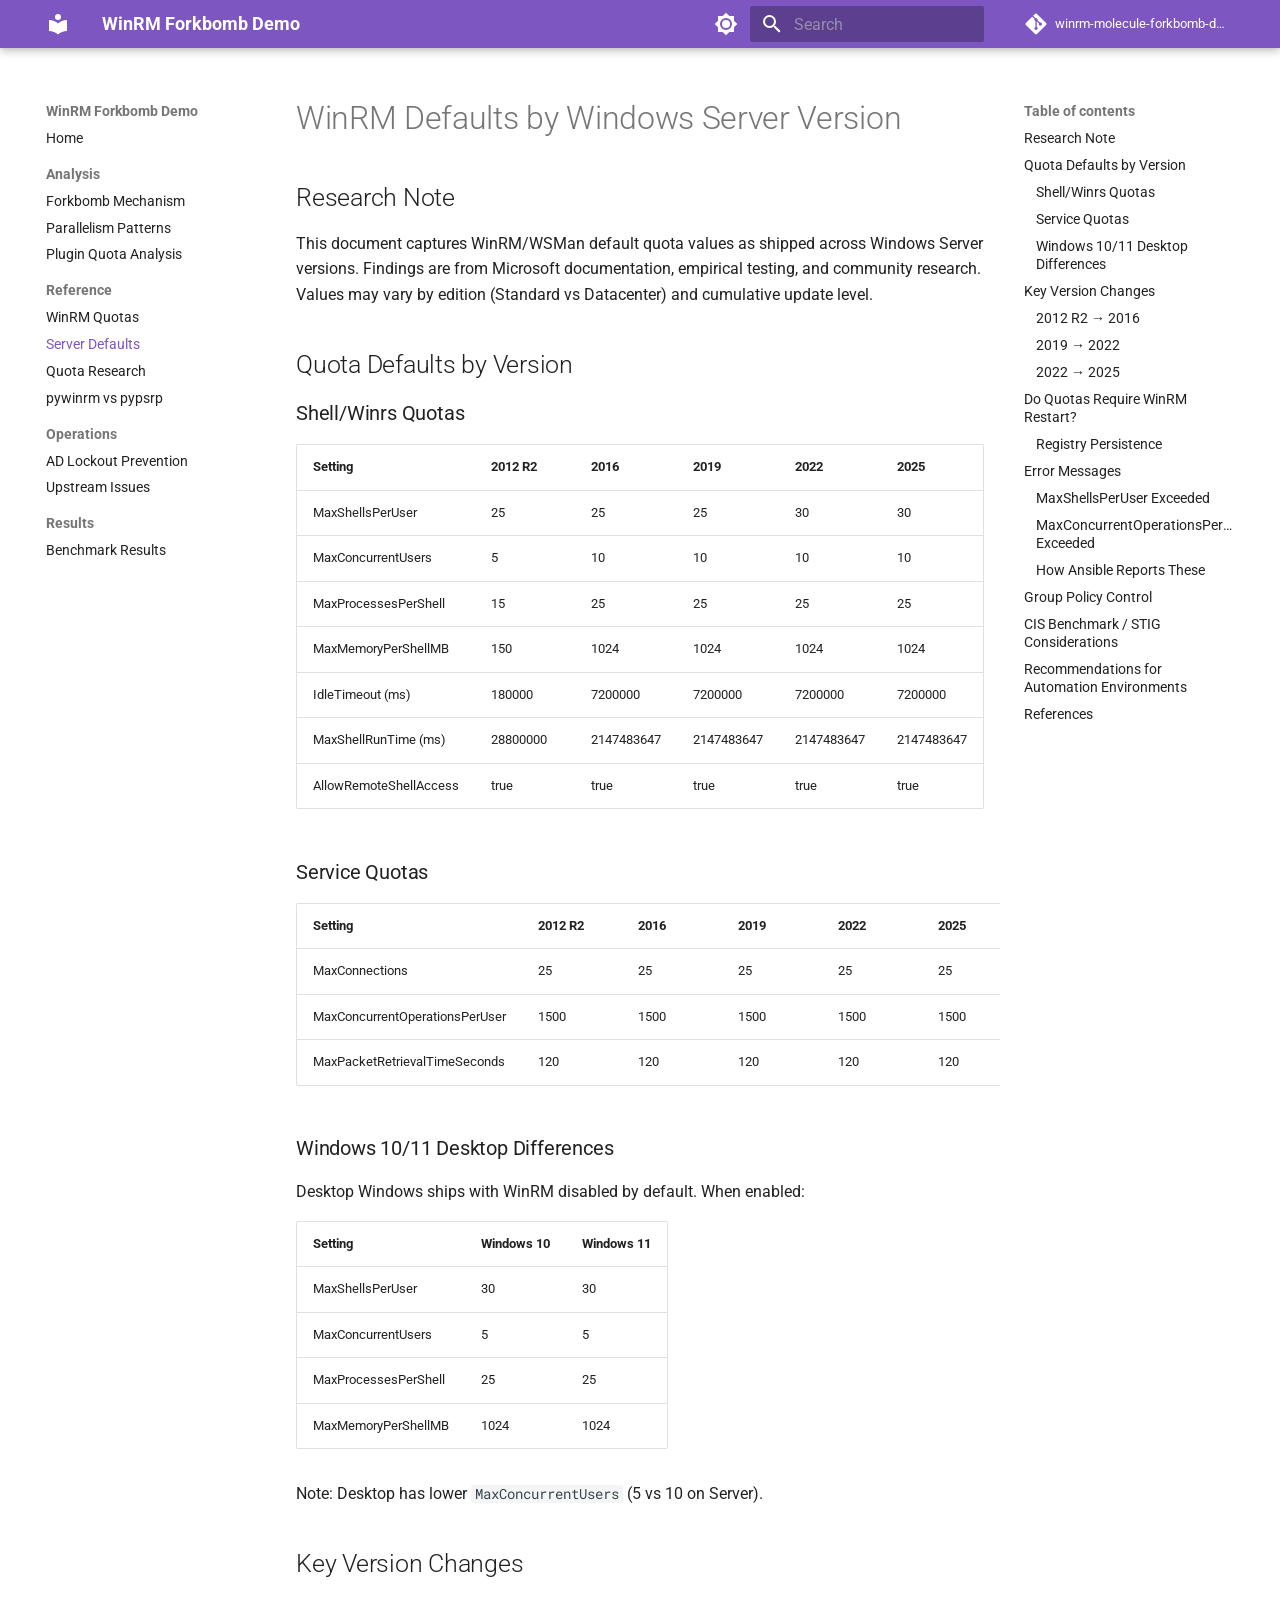
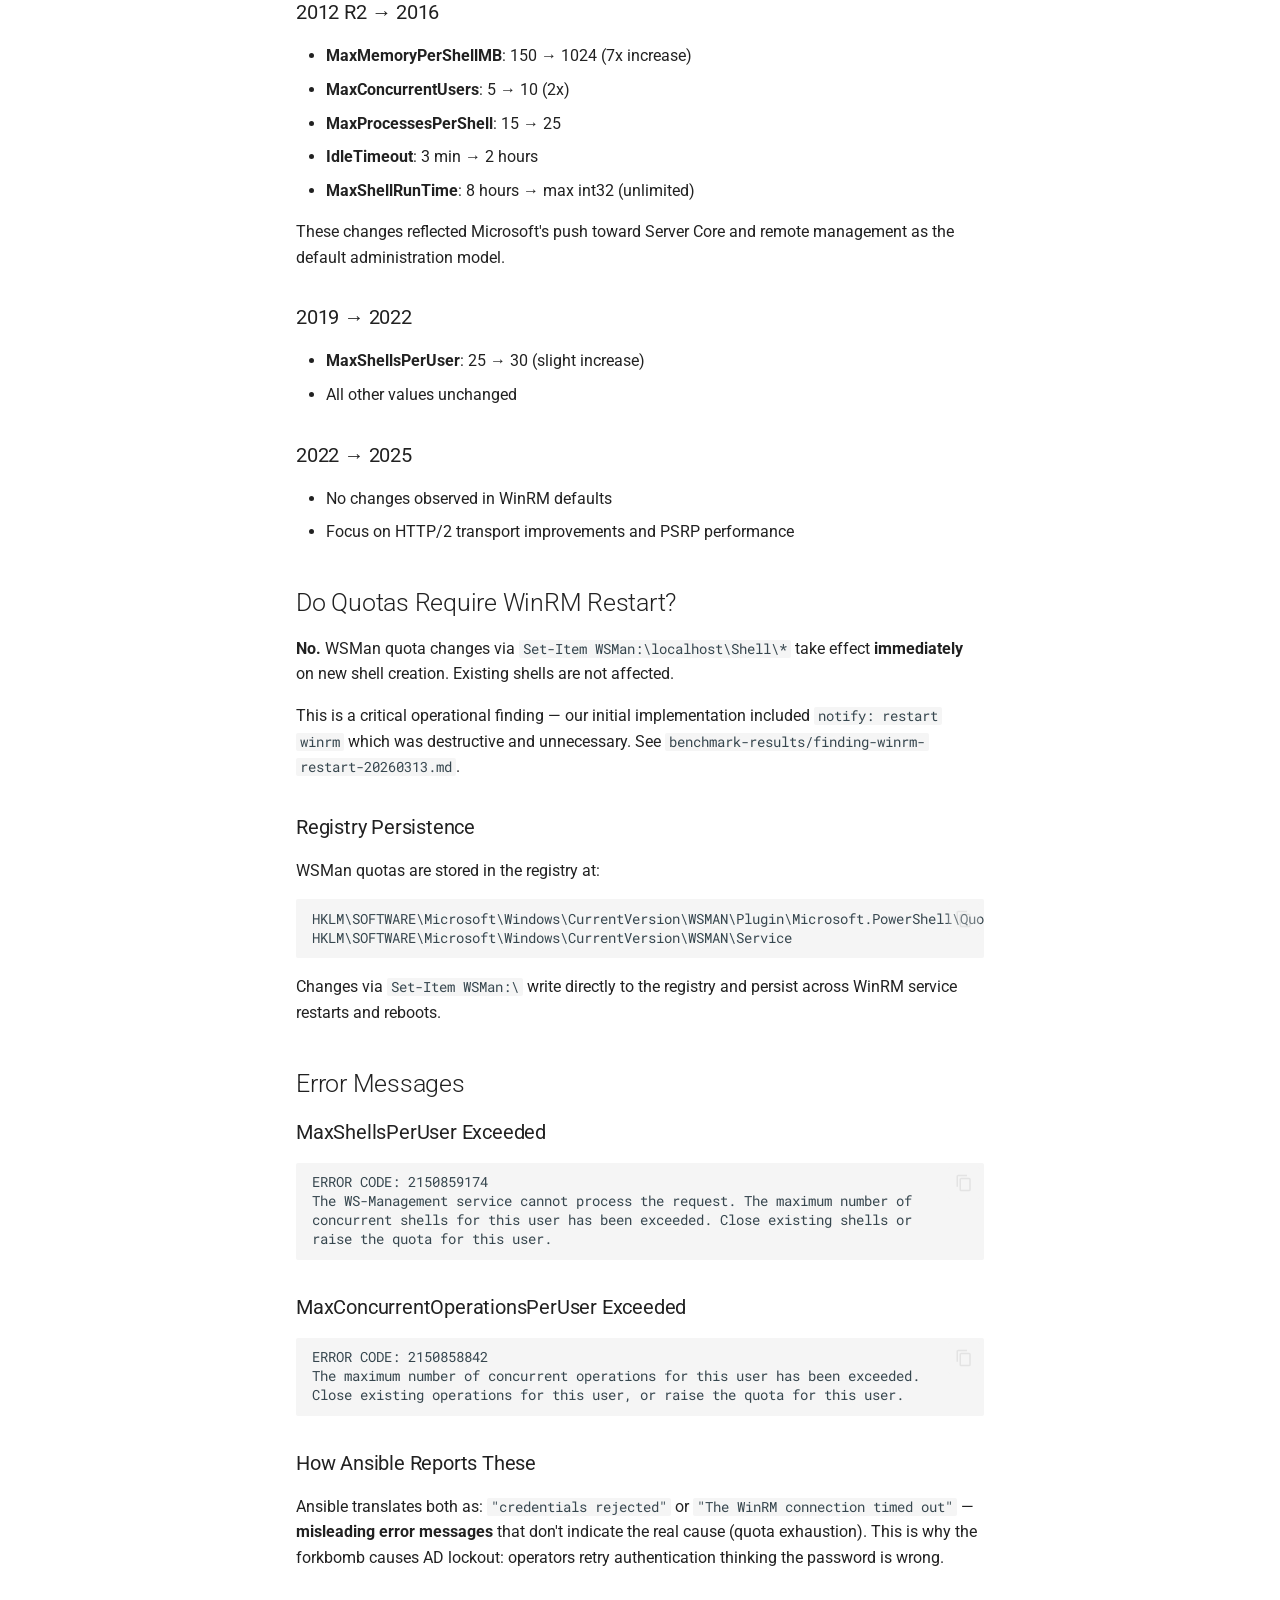
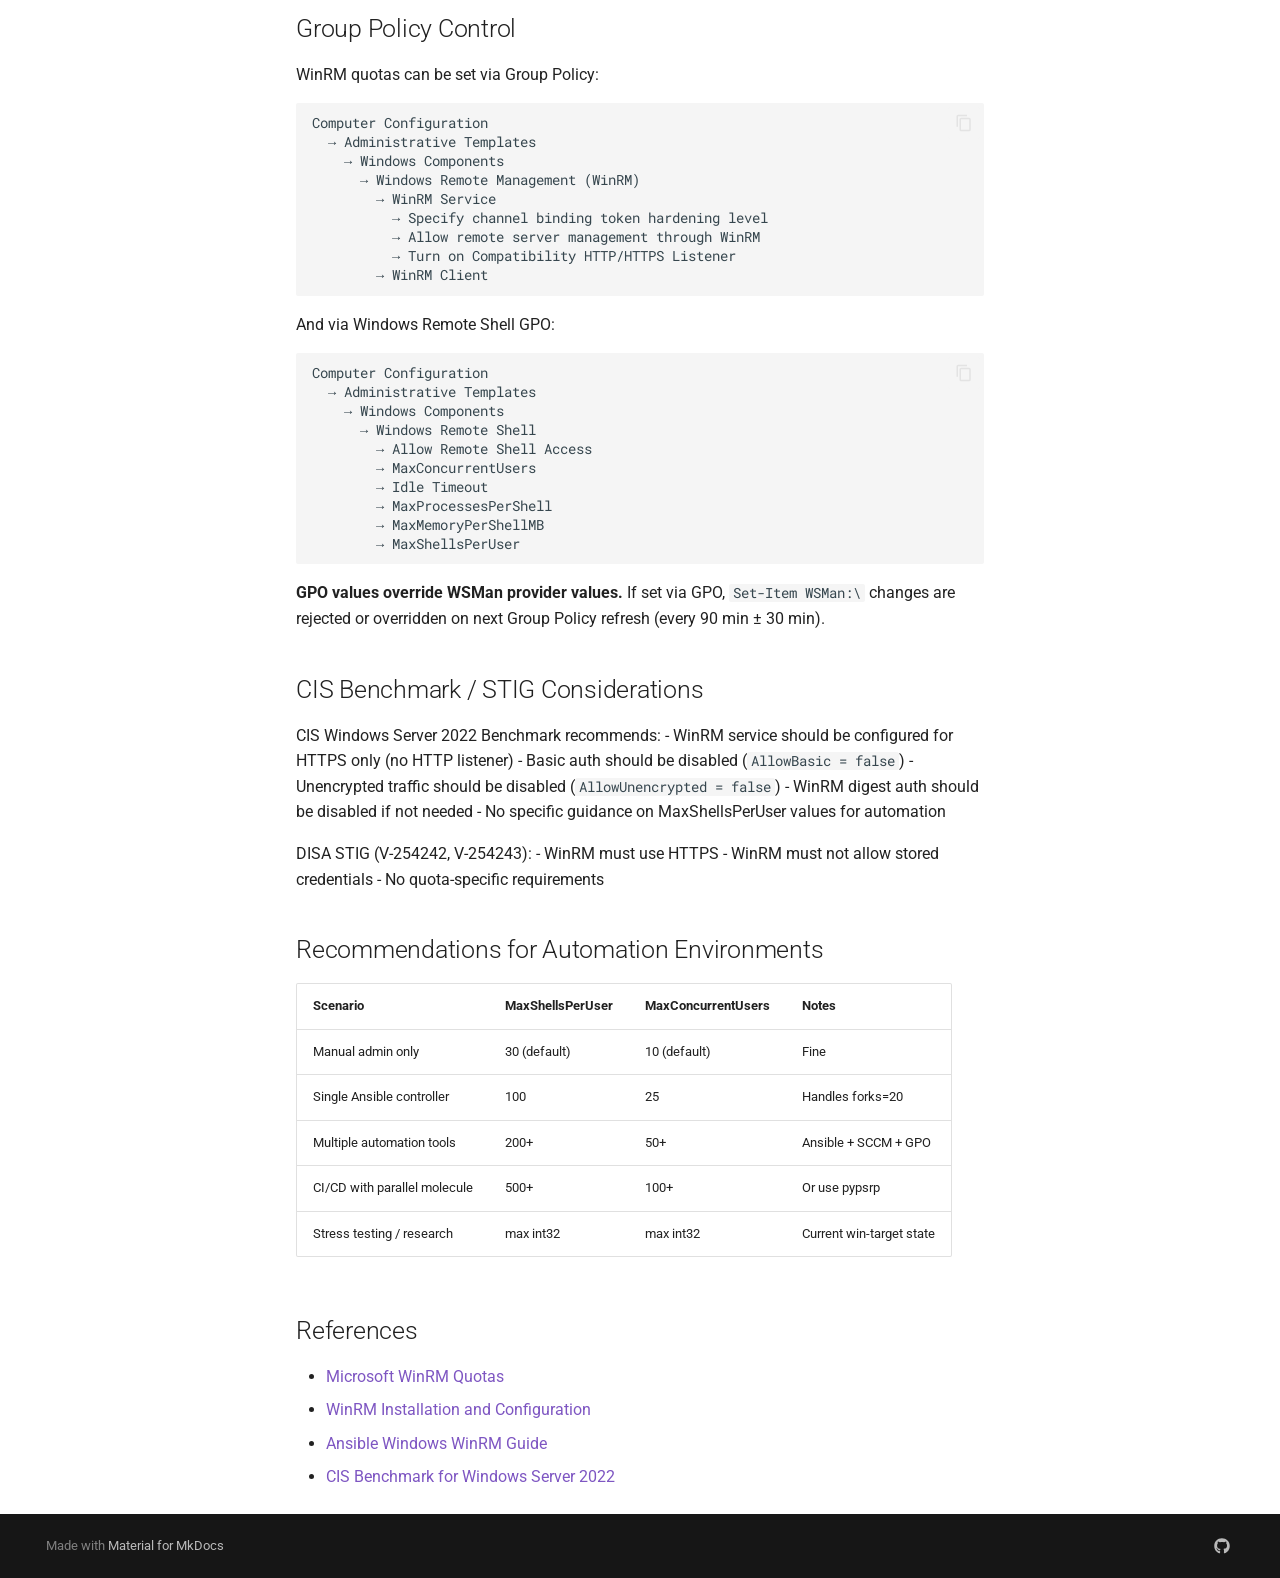
<file: winrm-server-defaults/index.html>
<!doctype html>
<html lang="en" class="no-js">
  <head>
    
      <meta charset="utf-8">
      <meta name="viewport" content="width=device-width,initial-scale=1">
      
        <meta name="description" content="Research project demonstrating how Ansible's WinRM connection model causes authentication exhaustion and Active Directory lockouts.">
      
      
      
        <link rel="canonical" href="https://Jesssullivan.github.io/winrm-molecule-forkbomb-demo/winrm-server-defaults/">
      
      
        <link rel="prev" href="../winrm-quotas/">
      
      
        <link rel="next" href="../winrm-quota-research/">
      
      
        
      
      
      <link rel="icon" href="../assets/images/favicon.png">
      <meta name="generator" content="mkdocs-1.6.1, mkdocs-material-9.7.5">
    
    
      
        <title>Server Defaults - WinRM Forkbomb Demo</title>
      
    
    
      <link rel="stylesheet" href="../assets/stylesheets/main.484c7ddc.min.css">
      
        
        <link rel="stylesheet" href="../assets/stylesheets/palette.ab4e12ef.min.css">
      
      


    
    
      
    
    
      
        
        
        <link rel="preconnect" href="https://fonts.gstatic.com" crossorigin>
        <link rel="stylesheet" href="https://fonts.googleapis.com/css?family=Roboto:300,300i,400,400i,700,700i%7CRoboto+Mono:400,400i,700,700i&display=fallback">
        <style>:root{--md-text-font:"Roboto";--md-code-font:"Roboto Mono"}</style>
      
    
    
    <script>__md_scope=new URL("..",location),__md_hash=e=>[...e].reduce(((e,_)=>(e<<5)-e+_.charCodeAt(0)),0),__md_get=(e,_=localStorage,t=__md_scope)=>JSON.parse(_.getItem(t.pathname+"."+e)),__md_set=(e,_,t=localStorage,a=__md_scope)=>{try{t.setItem(a.pathname+"."+e,JSON.stringify(_))}catch(e){}}</script>
    
      

    
    
  </head>
  
  
    
    
      
    
    
    
    
    <body dir="ltr" data-md-color-scheme="default" data-md-color-primary="deep-purple" data-md-color-accent="amber">
  
    
    <input class="md-toggle" data-md-toggle="drawer" type="checkbox" id="__drawer" autocomplete="off">
    <input class="md-toggle" data-md-toggle="search" type="checkbox" id="__search" autocomplete="off">
    <label class="md-overlay" for="__drawer"></label>
    <div data-md-component="skip">
      
        
        <a href="#winrm-defaults-by-windows-server-version" class="md-skip">
          Skip to content
        </a>
      
    </div>
    <div data-md-component="announce">
      
    </div>
    
    
      

  

<header class="md-header md-header--shadow" data-md-component="header">
  <nav class="md-header__inner md-grid" aria-label="Header">
    <a href=".." title="WinRM Forkbomb Demo" class="md-header__button md-logo" aria-label="WinRM Forkbomb Demo" data-md-component="logo">
      
  
  <svg xmlns="http://www.w3.org/2000/svg" viewBox="0 0 24 24"><path d="M12 8a3 3 0 0 0 3-3 3 3 0 0 0-3-3 3 3 0 0 0-3 3 3 3 0 0 0 3 3m0 3.54C9.64 9.35 6.5 8 3 8v11c3.5 0 6.64 1.35 9 3.54 2.36-2.19 5.5-3.54 9-3.54V8c-3.5 0-6.64 1.35-9 3.54"/></svg>

    </a>
    <label class="md-header__button md-icon" for="__drawer">
      
      <svg xmlns="http://www.w3.org/2000/svg" viewBox="0 0 24 24"><path d="M3 6h18v2H3zm0 5h18v2H3zm0 5h18v2H3z"/></svg>
    </label>
    <div class="md-header__title" data-md-component="header-title">
      <div class="md-header__ellipsis">
        <div class="md-header__topic">
          <span class="md-ellipsis">
            WinRM Forkbomb Demo
          </span>
        </div>
        <div class="md-header__topic" data-md-component="header-topic">
          <span class="md-ellipsis">
            
              Server Defaults
            
          </span>
        </div>
      </div>
    </div>
    
      
        <form class="md-header__option" data-md-component="palette">
  
    
    
    
    <input class="md-option" data-md-color-media="(prefers-color-scheme: light)" data-md-color-scheme="default" data-md-color-primary="deep-purple" data-md-color-accent="amber"  aria-label="Switch to dark mode"  type="radio" name="__palette" id="__palette_0">
    
      <label class="md-header__button md-icon" title="Switch to dark mode" for="__palette_1" hidden>
        <svg xmlns="http://www.w3.org/2000/svg" viewBox="0 0 24 24"><path d="M12 8a4 4 0 0 0-4 4 4 4 0 0 0 4 4 4 4 0 0 0 4-4 4 4 0 0 0-4-4m0 10a6 6 0 0 1-6-6 6 6 0 0 1 6-6 6 6 0 0 1 6 6 6 6 0 0 1-6 6m8-9.31V4h-4.69L12 .69 8.69 4H4v4.69L.69 12 4 15.31V20h4.69L12 23.31 15.31 20H20v-4.69L23.31 12z"/></svg>
      </label>
    
  
    
    
    
    <input class="md-option" data-md-color-media="(prefers-color-scheme: dark)" data-md-color-scheme="slate" data-md-color-primary="deep-purple" data-md-color-accent="amber"  aria-label="Switch to light mode"  type="radio" name="__palette" id="__palette_1">
    
      <label class="md-header__button md-icon" title="Switch to light mode" for="__palette_0" hidden>
        <svg xmlns="http://www.w3.org/2000/svg" viewBox="0 0 24 24"><path d="M12 18c-.89 0-1.74-.2-2.5-.55C11.56 16.5 13 14.42 13 12s-1.44-4.5-3.5-5.45C10.26 6.2 11.11 6 12 6a6 6 0 0 1 6 6 6 6 0 0 1-6 6m8-9.31V4h-4.69L12 .69 8.69 4H4v4.69L.69 12 4 15.31V20h4.69L12 23.31 15.31 20H20v-4.69L23.31 12z"/></svg>
      </label>
    
  
</form>
      
    
    
      <script>var palette=__md_get("__palette");if(palette&&palette.color){if("(prefers-color-scheme)"===palette.color.media){var media=matchMedia("(prefers-color-scheme: light)"),input=document.querySelector(media.matches?"[data-md-color-media='(prefers-color-scheme: light)']":"[data-md-color-media='(prefers-color-scheme: dark)']");palette.color.media=input.getAttribute("data-md-color-media"),palette.color.scheme=input.getAttribute("data-md-color-scheme"),palette.color.primary=input.getAttribute("data-md-color-primary"),palette.color.accent=input.getAttribute("data-md-color-accent")}for(var[key,value]of Object.entries(palette.color))document.body.setAttribute("data-md-color-"+key,value)}</script>
    
    
    
      
      
        <label class="md-header__button md-icon" for="__search">
          
          <svg xmlns="http://www.w3.org/2000/svg" viewBox="0 0 24 24"><path d="M9.5 3A6.5 6.5 0 0 1 16 9.5c0 1.61-.59 3.09-1.56 4.23l.27.27h.79l5 5-1.5 1.5-5-5v-.79l-.27-.27A6.52 6.52 0 0 1 9.5 16 6.5 6.5 0 0 1 3 9.5 6.5 6.5 0 0 1 9.5 3m0 2C7 5 5 7 5 9.5S7 14 9.5 14 14 12 14 9.5 12 5 9.5 5"/></svg>
        </label>
        <div class="md-search" data-md-component="search" role="dialog">
  <label class="md-search__overlay" for="__search"></label>
  <div class="md-search__inner" role="search">
    <form class="md-search__form" name="search">
      <input type="text" class="md-search__input" name="query" aria-label="Search" placeholder="Search" autocapitalize="off" autocorrect="off" autocomplete="off" spellcheck="false" data-md-component="search-query" required>
      <label class="md-search__icon md-icon" for="__search">
        
        <svg xmlns="http://www.w3.org/2000/svg" viewBox="0 0 24 24"><path d="M9.5 3A6.5 6.5 0 0 1 16 9.5c0 1.61-.59 3.09-1.56 4.23l.27.27h.79l5 5-1.5 1.5-5-5v-.79l-.27-.27A6.52 6.52 0 0 1 9.5 16 6.5 6.5 0 0 1 3 9.5 6.5 6.5 0 0 1 9.5 3m0 2C7 5 5 7 5 9.5S7 14 9.5 14 14 12 14 9.5 12 5 9.5 5"/></svg>
        
        <svg xmlns="http://www.w3.org/2000/svg" viewBox="0 0 24 24"><path d="M20 11v2H8l5.5 5.5-1.42 1.42L4.16 12l7.92-7.92L13.5 5.5 8 11z"/></svg>
      </label>
      <nav class="md-search__options" aria-label="Search">
        
        <button type="reset" class="md-search__icon md-icon" title="Clear" aria-label="Clear" tabindex="-1">
          
          <svg xmlns="http://www.w3.org/2000/svg" viewBox="0 0 24 24"><path d="M19 6.41 17.59 5 12 10.59 6.41 5 5 6.41 10.59 12 5 17.59 6.41 19 12 13.41 17.59 19 19 17.59 13.41 12z"/></svg>
        </button>
      </nav>
      
    </form>
    <div class="md-search__output">
      <div class="md-search__scrollwrap" tabindex="0" data-md-scrollfix>
        <div class="md-search-result" data-md-component="search-result">
          <div class="md-search-result__meta">
            Initializing search
          </div>
          <ol class="md-search-result__list" role="presentation"></ol>
        </div>
      </div>
    </div>
  </div>
</div>
      
    
    
      <div class="md-header__source">
        <a href="https://github.com/Jesssullivan/winrm-molecule-forkbomb-demo" title="Go to repository" class="md-source" data-md-component="source">
  <div class="md-source__icon md-icon">
    
    <svg xmlns="http://www.w3.org/2000/svg" viewBox="0 0 448 512"><!--! Font Awesome Free 7.1.0 by @fontawesome - https://fontawesome.com License - https://fontawesome.com/license/free (Icons: CC BY 4.0, Fonts: SIL OFL 1.1, Code: MIT License) Copyright 2025 Fonticons, Inc.--><path d="M439.6 236.1 244 40.5c-5.4-5.5-12.8-8.5-20.4-8.5s-15 3-20.4 8.4L162.5 81l51.5 51.5c27.1-9.1 52.7 16.8 43.4 43.7l49.7 49.7c34.2-11.8 61.2 31 35.5 56.7-26.5 26.5-70.2-2.9-56-37.3L240.3 199v121.9c25.3 12.5 22.3 41.8 9.1 55-6.4 6.4-15.2 10.1-24.3 10.1s-17.8-3.6-24.3-10.1c-17.6-17.6-11.1-46.9 11.2-56v-123c-20.8-8.5-24.6-30.7-18.6-45L142.6 101 8.5 235.1C3 240.6 0 247.9 0 255.5s3 15 8.5 20.4l195.6 195.7c5.4 5.4 12.7 8.4 20.4 8.4s15-3 20.4-8.4l194.7-194.7c5.4-5.4 8.4-12.8 8.4-20.4s-3-15-8.4-20.4"/></svg>
  </div>
  <div class="md-source__repository">
    winrm-molecule-forkbomb-demo
  </div>
</a>
      </div>
    
  </nav>
  
</header>
    
    <div class="md-container" data-md-component="container">
      
      
        
          
        
      
      <main class="md-main" data-md-component="main">
        <div class="md-main__inner md-grid">
          
            
              
              <div class="md-sidebar md-sidebar--primary" data-md-component="sidebar" data-md-type="navigation" >
                <div class="md-sidebar__scrollwrap">
                  <div class="md-sidebar__inner">
                    



<nav class="md-nav md-nav--primary" aria-label="Navigation" data-md-level="0">
  <label class="md-nav__title" for="__drawer">
    <a href=".." title="WinRM Forkbomb Demo" class="md-nav__button md-logo" aria-label="WinRM Forkbomb Demo" data-md-component="logo">
      
  
  <svg xmlns="http://www.w3.org/2000/svg" viewBox="0 0 24 24"><path d="M12 8a3 3 0 0 0 3-3 3 3 0 0 0-3-3 3 3 0 0 0-3 3 3 3 0 0 0 3 3m0 3.54C9.64 9.35 6.5 8 3 8v11c3.5 0 6.64 1.35 9 3.54 2.36-2.19 5.5-3.54 9-3.54V8c-3.5 0-6.64 1.35-9 3.54"/></svg>

    </a>
    WinRM Forkbomb Demo
  </label>
  
    <div class="md-nav__source">
      <a href="https://github.com/Jesssullivan/winrm-molecule-forkbomb-demo" title="Go to repository" class="md-source" data-md-component="source">
  <div class="md-source__icon md-icon">
    
    <svg xmlns="http://www.w3.org/2000/svg" viewBox="0 0 448 512"><!--! Font Awesome Free 7.1.0 by @fontawesome - https://fontawesome.com License - https://fontawesome.com/license/free (Icons: CC BY 4.0, Fonts: SIL OFL 1.1, Code: MIT License) Copyright 2025 Fonticons, Inc.--><path d="M439.6 236.1 244 40.5c-5.4-5.5-12.8-8.5-20.4-8.5s-15 3-20.4 8.4L162.5 81l51.5 51.5c27.1-9.1 52.7 16.8 43.4 43.7l49.7 49.7c34.2-11.8 61.2 31 35.5 56.7-26.5 26.5-70.2-2.9-56-37.3L240.3 199v121.9c25.3 12.5 22.3 41.8 9.1 55-6.4 6.4-15.2 10.1-24.3 10.1s-17.8-3.6-24.3-10.1c-17.6-17.6-11.1-46.9 11.2-56v-123c-20.8-8.5-24.6-30.7-18.6-45L142.6 101 8.5 235.1C3 240.6 0 247.9 0 255.5s3 15 8.5 20.4l195.6 195.7c5.4 5.4 12.7 8.4 20.4 8.4s15-3 20.4-8.4l194.7-194.7c5.4-5.4 8.4-12.8 8.4-20.4s-3-15-8.4-20.4"/></svg>
  </div>
  <div class="md-source__repository">
    winrm-molecule-forkbomb-demo
  </div>
</a>
    </div>
  
  <ul class="md-nav__list" data-md-scrollfix>
    
      
      
  
  
  
  
    <li class="md-nav__item">
      <a href=".." class="md-nav__link">
        
  
  
  <span class="md-ellipsis">
    
  
    Home
  

    
  </span>
  
  

      </a>
    </li>
  

    
      
      
  
  
  
  
    
    
    
    
      
        
        
      
    
    
    <li class="md-nav__item md-nav__item--section md-nav__item--nested">
      
        
        
          
        
        <input class="md-nav__toggle md-toggle md-toggle--indeterminate" type="checkbox" id="__nav_2" >
        
          
          <label class="md-nav__link" for="__nav_2" id="__nav_2_label" tabindex="">
            
  
  
  <span class="md-ellipsis">
    
  
    Analysis
  

    
  </span>
  
  

            <span class="md-nav__icon md-icon"></span>
          </label>
        
        <nav class="md-nav" data-md-level="1" aria-labelledby="__nav_2_label" aria-expanded="false">
          <label class="md-nav__title" for="__nav_2">
            <span class="md-nav__icon md-icon"></span>
            
  
    Analysis
  

          </label>
          <ul class="md-nav__list" data-md-scrollfix>
            
              
                
  
  
  
  
    <li class="md-nav__item">
      <a href="../forkbomb-mechanism/" class="md-nav__link">
        
  
  
  <span class="md-ellipsis">
    
  
    Forkbomb Mechanism
  

    
  </span>
  
  

      </a>
    </li>
  

              
            
              
                
  
  
  
  
    <li class="md-nav__item">
      <a href="../parallelism-patterns/" class="md-nav__link">
        
  
  
  <span class="md-ellipsis">
    
  
    Parallelism Patterns
  

    
  </span>
  
  

      </a>
    </li>
  

              
            
              
                
  
  
  
  
    <li class="md-nav__item">
      <a href="../plugin-quota-analysis/" class="md-nav__link">
        
  
  
  <span class="md-ellipsis">
    
  
    Plugin Quota Analysis
  

    
  </span>
  
  

      </a>
    </li>
  

              
            
          </ul>
        </nav>
      
    </li>
  

    
      
      
  
  
    
  
  
  
    
    
    
    
      
        
        
      
    
    
    <li class="md-nav__item md-nav__item--active md-nav__item--section md-nav__item--nested">
      
        
        
        <input class="md-nav__toggle md-toggle " type="checkbox" id="__nav_3" checked>
        
          
          <label class="md-nav__link" for="__nav_3" id="__nav_3_label" tabindex="">
            
  
  
  <span class="md-ellipsis">
    
  
    Reference
  

    
  </span>
  
  

            <span class="md-nav__icon md-icon"></span>
          </label>
        
        <nav class="md-nav" data-md-level="1" aria-labelledby="__nav_3_label" aria-expanded="true">
          <label class="md-nav__title" for="__nav_3">
            <span class="md-nav__icon md-icon"></span>
            
  
    Reference
  

          </label>
          <ul class="md-nav__list" data-md-scrollfix>
            
              
                
  
  
  
  
    <li class="md-nav__item">
      <a href="../winrm-quotas/" class="md-nav__link">
        
  
  
  <span class="md-ellipsis">
    
  
    WinRM Quotas
  

    
  </span>
  
  

      </a>
    </li>
  

              
            
              
                
  
  
    
  
  
  
    <li class="md-nav__item md-nav__item--active">
      
      <input class="md-nav__toggle md-toggle" type="checkbox" id="__toc">
      
      
        
      
      
        <label class="md-nav__link md-nav__link--active" for="__toc">
          
  
  
  <span class="md-ellipsis">
    
  
    Server Defaults
  

    
  </span>
  
  

          <span class="md-nav__icon md-icon"></span>
        </label>
      
      <a href="./" class="md-nav__link md-nav__link--active">
        
  
  
  <span class="md-ellipsis">
    
  
    Server Defaults
  

    
  </span>
  
  

      </a>
      
        

<nav class="md-nav md-nav--secondary" aria-label="Table of contents">
  
  
  
    
  
  
    <label class="md-nav__title" for="__toc">
      <span class="md-nav__icon md-icon"></span>
      Table of contents
    </label>
    <ul class="md-nav__list" data-md-component="toc" data-md-scrollfix>
      
        <li class="md-nav__item">
  <a href="#research-note" class="md-nav__link">
    <span class="md-ellipsis">
      
        Research Note
      
    </span>
  </a>
  
</li>
      
        <li class="md-nav__item">
  <a href="#quota-defaults-by-version" class="md-nav__link">
    <span class="md-ellipsis">
      
        Quota Defaults by Version
      
    </span>
  </a>
  
    <nav class="md-nav" aria-label="Quota Defaults by Version">
      <ul class="md-nav__list">
        
          <li class="md-nav__item">
  <a href="#shellwinrs-quotas" class="md-nav__link">
    <span class="md-ellipsis">
      
        Shell/Winrs Quotas
      
    </span>
  </a>
  
</li>
        
          <li class="md-nav__item">
  <a href="#service-quotas" class="md-nav__link">
    <span class="md-ellipsis">
      
        Service Quotas
      
    </span>
  </a>
  
</li>
        
          <li class="md-nav__item">
  <a href="#windows-1011-desktop-differences" class="md-nav__link">
    <span class="md-ellipsis">
      
        Windows 10/11 Desktop Differences
      
    </span>
  </a>
  
</li>
        
      </ul>
    </nav>
  
</li>
      
        <li class="md-nav__item">
  <a href="#key-version-changes" class="md-nav__link">
    <span class="md-ellipsis">
      
        Key Version Changes
      
    </span>
  </a>
  
    <nav class="md-nav" aria-label="Key Version Changes">
      <ul class="md-nav__list">
        
          <li class="md-nav__item">
  <a href="#2012-r2-2016" class="md-nav__link">
    <span class="md-ellipsis">
      
        2012 R2 → 2016
      
    </span>
  </a>
  
</li>
        
          <li class="md-nav__item">
  <a href="#2019-2022" class="md-nav__link">
    <span class="md-ellipsis">
      
        2019 → 2022
      
    </span>
  </a>
  
</li>
        
          <li class="md-nav__item">
  <a href="#2022-2025" class="md-nav__link">
    <span class="md-ellipsis">
      
        2022 → 2025
      
    </span>
  </a>
  
</li>
        
      </ul>
    </nav>
  
</li>
      
        <li class="md-nav__item">
  <a href="#do-quotas-require-winrm-restart" class="md-nav__link">
    <span class="md-ellipsis">
      
        Do Quotas Require WinRM Restart?
      
    </span>
  </a>
  
    <nav class="md-nav" aria-label="Do Quotas Require WinRM Restart?">
      <ul class="md-nav__list">
        
          <li class="md-nav__item">
  <a href="#registry-persistence" class="md-nav__link">
    <span class="md-ellipsis">
      
        Registry Persistence
      
    </span>
  </a>
  
</li>
        
      </ul>
    </nav>
  
</li>
      
        <li class="md-nav__item">
  <a href="#error-messages" class="md-nav__link">
    <span class="md-ellipsis">
      
        Error Messages
      
    </span>
  </a>
  
    <nav class="md-nav" aria-label="Error Messages">
      <ul class="md-nav__list">
        
          <li class="md-nav__item">
  <a href="#maxshellsperuser-exceeded" class="md-nav__link">
    <span class="md-ellipsis">
      
        MaxShellsPerUser Exceeded
      
    </span>
  </a>
  
</li>
        
          <li class="md-nav__item">
  <a href="#maxconcurrentoperationsperuser-exceeded" class="md-nav__link">
    <span class="md-ellipsis">
      
        MaxConcurrentOperationsPerUser Exceeded
      
    </span>
  </a>
  
</li>
        
          <li class="md-nav__item">
  <a href="#how-ansible-reports-these" class="md-nav__link">
    <span class="md-ellipsis">
      
        How Ansible Reports These
      
    </span>
  </a>
  
</li>
        
      </ul>
    </nav>
  
</li>
      
        <li class="md-nav__item">
  <a href="#group-policy-control" class="md-nav__link">
    <span class="md-ellipsis">
      
        Group Policy Control
      
    </span>
  </a>
  
</li>
      
        <li class="md-nav__item">
  <a href="#cis-benchmark-stig-considerations" class="md-nav__link">
    <span class="md-ellipsis">
      
        CIS Benchmark / STIG Considerations
      
    </span>
  </a>
  
</li>
      
        <li class="md-nav__item">
  <a href="#recommendations-for-automation-environments" class="md-nav__link">
    <span class="md-ellipsis">
      
        Recommendations for Automation Environments
      
    </span>
  </a>
  
</li>
      
        <li class="md-nav__item">
  <a href="#references" class="md-nav__link">
    <span class="md-ellipsis">
      
        References
      
    </span>
  </a>
  
</li>
      
    </ul>
  
</nav>
      
    </li>
  

              
            
              
                
  
  
  
  
    <li class="md-nav__item">
      <a href="../winrm-quota-research/" class="md-nav__link">
        
  
  
  <span class="md-ellipsis">
    
  
    Quota Research
  

    
  </span>
  
  

      </a>
    </li>
  

              
            
              
                
  
  
  
  
    <li class="md-nav__item">
      <a href="../pywinrm-vs-pypsrp/" class="md-nav__link">
        
  
  
  <span class="md-ellipsis">
    
  
    pywinrm vs pypsrp
  

    
  </span>
  
  

      </a>
    </li>
  

              
            
          </ul>
        </nav>
      
    </li>
  

    
      
      
  
  
  
  
    
    
    
    
      
        
        
      
    
    
    <li class="md-nav__item md-nav__item--section md-nav__item--nested">
      
        
        
          
        
        <input class="md-nav__toggle md-toggle md-toggle--indeterminate" type="checkbox" id="__nav_4" >
        
          
          <label class="md-nav__link" for="__nav_4" id="__nav_4_label" tabindex="">
            
  
  
  <span class="md-ellipsis">
    
  
    Operations
  

    
  </span>
  
  

            <span class="md-nav__icon md-icon"></span>
          </label>
        
        <nav class="md-nav" data-md-level="1" aria-labelledby="__nav_4_label" aria-expanded="false">
          <label class="md-nav__title" for="__nav_4">
            <span class="md-nav__icon md-icon"></span>
            
  
    Operations
  

          </label>
          <ul class="md-nav__list" data-md-scrollfix>
            
              
                
  
  
  
  
    <li class="md-nav__item">
      <a href="../ad-lockout-prevention/" class="md-nav__link">
        
  
  
  <span class="md-ellipsis">
    
  
    AD Lockout Prevention
  

    
  </span>
  
  

      </a>
    </li>
  

              
            
              
                
  
  
  
  
    <li class="md-nav__item">
      <a href="../upstream-issues/" class="md-nav__link">
        
  
  
  <span class="md-ellipsis">
    
  
    Upstream Issues
  

    
  </span>
  
  

      </a>
    </li>
  

              
            
          </ul>
        </nav>
      
    </li>
  

    
      
      
  
  
  
  
    
    
    
    
      
        
        
      
    
    
    <li class="md-nav__item md-nav__item--section md-nav__item--nested">
      
        
        
          
        
        <input class="md-nav__toggle md-toggle md-toggle--indeterminate" type="checkbox" id="__nav_5" >
        
          
          <label class="md-nav__link" for="__nav_5" id="__nav_5_label" tabindex="">
            
  
  
  <span class="md-ellipsis">
    
  
    Results
  

    
  </span>
  
  

            <span class="md-nav__icon md-icon"></span>
          </label>
        
        <nav class="md-nav" data-md-level="1" aria-labelledby="__nav_5_label" aria-expanded="false">
          <label class="md-nav__title" for="__nav_5">
            <span class="md-nav__icon md-icon"></span>
            
  
    Results
  

          </label>
          <ul class="md-nav__list" data-md-scrollfix>
            
              
                
  
  
  
  
    <li class="md-nav__item">
      <a href="../benchmark-results/" class="md-nav__link">
        
  
  
  <span class="md-ellipsis">
    
  
    Benchmark Results
  

    
  </span>
  
  

      </a>
    </li>
  

              
            
          </ul>
        </nav>
      
    </li>
  

    
  </ul>
</nav>
                  </div>
                </div>
              </div>
            
            
              
              <div class="md-sidebar md-sidebar--secondary" data-md-component="sidebar" data-md-type="toc" >
                <div class="md-sidebar__scrollwrap">
                  <div class="md-sidebar__inner">
                    

<nav class="md-nav md-nav--secondary" aria-label="Table of contents">
  
  
  
    
  
  
    <label class="md-nav__title" for="__toc">
      <span class="md-nav__icon md-icon"></span>
      Table of contents
    </label>
    <ul class="md-nav__list" data-md-component="toc" data-md-scrollfix>
      
        <li class="md-nav__item">
  <a href="#research-note" class="md-nav__link">
    <span class="md-ellipsis">
      
        Research Note
      
    </span>
  </a>
  
</li>
      
        <li class="md-nav__item">
  <a href="#quota-defaults-by-version" class="md-nav__link">
    <span class="md-ellipsis">
      
        Quota Defaults by Version
      
    </span>
  </a>
  
    <nav class="md-nav" aria-label="Quota Defaults by Version">
      <ul class="md-nav__list">
        
          <li class="md-nav__item">
  <a href="#shellwinrs-quotas" class="md-nav__link">
    <span class="md-ellipsis">
      
        Shell/Winrs Quotas
      
    </span>
  </a>
  
</li>
        
          <li class="md-nav__item">
  <a href="#service-quotas" class="md-nav__link">
    <span class="md-ellipsis">
      
        Service Quotas
      
    </span>
  </a>
  
</li>
        
          <li class="md-nav__item">
  <a href="#windows-1011-desktop-differences" class="md-nav__link">
    <span class="md-ellipsis">
      
        Windows 10/11 Desktop Differences
      
    </span>
  </a>
  
</li>
        
      </ul>
    </nav>
  
</li>
      
        <li class="md-nav__item">
  <a href="#key-version-changes" class="md-nav__link">
    <span class="md-ellipsis">
      
        Key Version Changes
      
    </span>
  </a>
  
    <nav class="md-nav" aria-label="Key Version Changes">
      <ul class="md-nav__list">
        
          <li class="md-nav__item">
  <a href="#2012-r2-2016" class="md-nav__link">
    <span class="md-ellipsis">
      
        2012 R2 → 2016
      
    </span>
  </a>
  
</li>
        
          <li class="md-nav__item">
  <a href="#2019-2022" class="md-nav__link">
    <span class="md-ellipsis">
      
        2019 → 2022
      
    </span>
  </a>
  
</li>
        
          <li class="md-nav__item">
  <a href="#2022-2025" class="md-nav__link">
    <span class="md-ellipsis">
      
        2022 → 2025
      
    </span>
  </a>
  
</li>
        
      </ul>
    </nav>
  
</li>
      
        <li class="md-nav__item">
  <a href="#do-quotas-require-winrm-restart" class="md-nav__link">
    <span class="md-ellipsis">
      
        Do Quotas Require WinRM Restart?
      
    </span>
  </a>
  
    <nav class="md-nav" aria-label="Do Quotas Require WinRM Restart?">
      <ul class="md-nav__list">
        
          <li class="md-nav__item">
  <a href="#registry-persistence" class="md-nav__link">
    <span class="md-ellipsis">
      
        Registry Persistence
      
    </span>
  </a>
  
</li>
        
      </ul>
    </nav>
  
</li>
      
        <li class="md-nav__item">
  <a href="#error-messages" class="md-nav__link">
    <span class="md-ellipsis">
      
        Error Messages
      
    </span>
  </a>
  
    <nav class="md-nav" aria-label="Error Messages">
      <ul class="md-nav__list">
        
          <li class="md-nav__item">
  <a href="#maxshellsperuser-exceeded" class="md-nav__link">
    <span class="md-ellipsis">
      
        MaxShellsPerUser Exceeded
      
    </span>
  </a>
  
</li>
        
          <li class="md-nav__item">
  <a href="#maxconcurrentoperationsperuser-exceeded" class="md-nav__link">
    <span class="md-ellipsis">
      
        MaxConcurrentOperationsPerUser Exceeded
      
    </span>
  </a>
  
</li>
        
          <li class="md-nav__item">
  <a href="#how-ansible-reports-these" class="md-nav__link">
    <span class="md-ellipsis">
      
        How Ansible Reports These
      
    </span>
  </a>
  
</li>
        
      </ul>
    </nav>
  
</li>
      
        <li class="md-nav__item">
  <a href="#group-policy-control" class="md-nav__link">
    <span class="md-ellipsis">
      
        Group Policy Control
      
    </span>
  </a>
  
</li>
      
        <li class="md-nav__item">
  <a href="#cis-benchmark-stig-considerations" class="md-nav__link">
    <span class="md-ellipsis">
      
        CIS Benchmark / STIG Considerations
      
    </span>
  </a>
  
</li>
      
        <li class="md-nav__item">
  <a href="#recommendations-for-automation-environments" class="md-nav__link">
    <span class="md-ellipsis">
      
        Recommendations for Automation Environments
      
    </span>
  </a>
  
</li>
      
        <li class="md-nav__item">
  <a href="#references" class="md-nav__link">
    <span class="md-ellipsis">
      
        References
      
    </span>
  </a>
  
</li>
      
    </ul>
  
</nav>
                  </div>
                </div>
              </div>
            
          
          
            <div class="md-content" data-md-component="content">
              
              <article class="md-content__inner md-typeset">
                
                  


  
  


<h1 id="winrm-defaults-by-windows-server-version">WinRM Defaults by Windows Server Version<a class="headerlink" href="#winrm-defaults-by-windows-server-version" title="Permanent link">&para;</a></h1>
<h2 id="research-note">Research Note<a class="headerlink" href="#research-note" title="Permanent link">&para;</a></h2>
<p>This document captures WinRM/WSMan default quota values as shipped across
Windows Server versions. Findings are from Microsoft documentation, empirical
testing, and community research. Values may vary by edition (Standard vs Datacenter)
and cumulative update level.</p>
<h2 id="quota-defaults-by-version">Quota Defaults by Version<a class="headerlink" href="#quota-defaults-by-version" title="Permanent link">&para;</a></h2>
<h3 id="shellwinrs-quotas">Shell/Winrs Quotas<a class="headerlink" href="#shellwinrs-quotas" title="Permanent link">&para;</a></h3>
<table>
<thead>
<tr>
<th>Setting</th>
<th>2012 R2</th>
<th>2016</th>
<th>2019</th>
<th>2022</th>
<th>2025</th>
</tr>
</thead>
<tbody>
<tr>
<td>MaxShellsPerUser</td>
<td>25</td>
<td>25</td>
<td>25</td>
<td>30</td>
<td>30</td>
</tr>
<tr>
<td>MaxConcurrentUsers</td>
<td>5</td>
<td>10</td>
<td>10</td>
<td>10</td>
<td>10</td>
</tr>
<tr>
<td>MaxProcessesPerShell</td>
<td>15</td>
<td>25</td>
<td>25</td>
<td>25</td>
<td>25</td>
</tr>
<tr>
<td>MaxMemoryPerShellMB</td>
<td>150</td>
<td>1024</td>
<td>1024</td>
<td>1024</td>
<td>1024</td>
</tr>
<tr>
<td>IdleTimeout (ms)</td>
<td>180000</td>
<td>7200000</td>
<td>7200000</td>
<td>7200000</td>
<td>7200000</td>
</tr>
<tr>
<td>MaxShellRunTime (ms)</td>
<td>28800000</td>
<td>2147483647</td>
<td>2147483647</td>
<td>2147483647</td>
<td>2147483647</td>
</tr>
<tr>
<td>AllowRemoteShellAccess</td>
<td>true</td>
<td>true</td>
<td>true</td>
<td>true</td>
<td>true</td>
</tr>
</tbody>
</table>
<h3 id="service-quotas">Service Quotas<a class="headerlink" href="#service-quotas" title="Permanent link">&para;</a></h3>
<table>
<thead>
<tr>
<th>Setting</th>
<th>2012 R2</th>
<th>2016</th>
<th>2019</th>
<th>2022</th>
<th>2025</th>
</tr>
</thead>
<tbody>
<tr>
<td>MaxConnections</td>
<td>25</td>
<td>25</td>
<td>25</td>
<td>25</td>
<td>25</td>
</tr>
<tr>
<td>MaxConcurrentOperationsPerUser</td>
<td>1500</td>
<td>1500</td>
<td>1500</td>
<td>1500</td>
<td>1500</td>
</tr>
<tr>
<td>MaxPacketRetrievalTimeSeconds</td>
<td>120</td>
<td>120</td>
<td>120</td>
<td>120</td>
<td>120</td>
</tr>
</tbody>
</table>
<h3 id="windows-1011-desktop-differences">Windows 10/11 Desktop Differences<a class="headerlink" href="#windows-1011-desktop-differences" title="Permanent link">&para;</a></h3>
<p>Desktop Windows ships with WinRM disabled by default. When enabled:</p>
<table>
<thead>
<tr>
<th>Setting</th>
<th>Windows 10</th>
<th>Windows 11</th>
</tr>
</thead>
<tbody>
<tr>
<td>MaxShellsPerUser</td>
<td>30</td>
<td>30</td>
</tr>
<tr>
<td>MaxConcurrentUsers</td>
<td>5</td>
<td>5</td>
</tr>
<tr>
<td>MaxProcessesPerShell</td>
<td>25</td>
<td>25</td>
</tr>
<tr>
<td>MaxMemoryPerShellMB</td>
<td>1024</td>
<td>1024</td>
</tr>
</tbody>
</table>
<p>Note: Desktop has lower <code>MaxConcurrentUsers</code> (5 vs 10 on Server).</p>
<h2 id="key-version-changes">Key Version Changes<a class="headerlink" href="#key-version-changes" title="Permanent link">&para;</a></h2>
<h3 id="2012-r2-2016">2012 R2 → 2016<a class="headerlink" href="#2012-r2-2016" title="Permanent link">&para;</a></h3>
<ul>
<li><strong>MaxMemoryPerShellMB</strong>: 150 → 1024 (7x increase)</li>
<li><strong>MaxConcurrentUsers</strong>: 5 → 10 (2x)</li>
<li><strong>MaxProcessesPerShell</strong>: 15 → 25</li>
<li><strong>IdleTimeout</strong>: 3 min → 2 hours</li>
<li><strong>MaxShellRunTime</strong>: 8 hours → max int32 (unlimited)</li>
</ul>
<p>These changes reflected Microsoft's push toward Server Core and remote management
as the default administration model.</p>
<h3 id="2019-2022">2019 → 2022<a class="headerlink" href="#2019-2022" title="Permanent link">&para;</a></h3>
<ul>
<li><strong>MaxShellsPerUser</strong>: 25 → 30 (slight increase)</li>
<li>All other values unchanged</li>
</ul>
<h3 id="2022-2025">2022 → 2025<a class="headerlink" href="#2022-2025" title="Permanent link">&para;</a></h3>
<ul>
<li>No changes observed in WinRM defaults</li>
<li>Focus on HTTP/2 transport improvements and PSRP performance</li>
</ul>
<h2 id="do-quotas-require-winrm-restart">Do Quotas Require WinRM Restart?<a class="headerlink" href="#do-quotas-require-winrm-restart" title="Permanent link">&para;</a></h2>
<p><strong>No.</strong> WSMan quota changes via <code>Set-Item WSMan:\localhost\Shell\*</code> take effect
<strong>immediately</strong> on new shell creation. Existing shells are not affected.</p>
<p>This is a critical operational finding — our initial implementation included
<code>notify: restart winrm</code> which was destructive and unnecessary. See
<code>benchmark-results/finding-winrm-restart-20260313.md</code>.</p>
<h3 id="registry-persistence">Registry Persistence<a class="headerlink" href="#registry-persistence" title="Permanent link">&para;</a></h3>
<p>WSMan quotas are stored in the registry at:
<div class="highlight"><pre><span></span><code><a id="__codelineno-0-1" name="__codelineno-0-1" href="#__codelineno-0-1"></a>HKLM\SOFTWARE\Microsoft\Windows\CurrentVersion\WSMAN\Plugin\Microsoft.PowerShell\Quotas
<a id="__codelineno-0-2" name="__codelineno-0-2" href="#__codelineno-0-2"></a>HKLM\SOFTWARE\Microsoft\Windows\CurrentVersion\WSMAN\Service
</code></pre></div></p>
<p>Changes via <code>Set-Item WSMan:\</code> write directly to the registry and persist across
WinRM service restarts and reboots.</p>
<h2 id="error-messages">Error Messages<a class="headerlink" href="#error-messages" title="Permanent link">&para;</a></h2>
<h3 id="maxshellsperuser-exceeded">MaxShellsPerUser Exceeded<a class="headerlink" href="#maxshellsperuser-exceeded" title="Permanent link">&para;</a></h3>
<div class="highlight"><pre><span></span><code><a id="__codelineno-1-1" name="__codelineno-1-1" href="#__codelineno-1-1"></a>ERROR CODE: 2150859174
<a id="__codelineno-1-2" name="__codelineno-1-2" href="#__codelineno-1-2"></a>The WS-Management service cannot process the request. The maximum number of
<a id="__codelineno-1-3" name="__codelineno-1-3" href="#__codelineno-1-3"></a>concurrent shells for this user has been exceeded. Close existing shells or
<a id="__codelineno-1-4" name="__codelineno-1-4" href="#__codelineno-1-4"></a>raise the quota for this user.
</code></pre></div>
<h3 id="maxconcurrentoperationsperuser-exceeded">MaxConcurrentOperationsPerUser Exceeded<a class="headerlink" href="#maxconcurrentoperationsperuser-exceeded" title="Permanent link">&para;</a></h3>
<div class="highlight"><pre><span></span><code><a id="__codelineno-2-1" name="__codelineno-2-1" href="#__codelineno-2-1"></a>ERROR CODE: 2150858842
<a id="__codelineno-2-2" name="__codelineno-2-2" href="#__codelineno-2-2"></a>The maximum number of concurrent operations for this user has been exceeded.
<a id="__codelineno-2-3" name="__codelineno-2-3" href="#__codelineno-2-3"></a>Close existing operations for this user, or raise the quota for this user.
</code></pre></div>
<h3 id="how-ansible-reports-these">How Ansible Reports These<a class="headerlink" href="#how-ansible-reports-these" title="Permanent link">&para;</a></h3>
<p>Ansible translates both as: <code>"credentials rejected"</code> or
<code>"The WinRM connection timed out"</code> — <strong>misleading error messages</strong> that don't
indicate the real cause (quota exhaustion). This is why the forkbomb causes
AD lockout: operators retry authentication thinking the password is wrong.</p>
<h2 id="group-policy-control">Group Policy Control<a class="headerlink" href="#group-policy-control" title="Permanent link">&para;</a></h2>
<p>WinRM quotas can be set via Group Policy:</p>
<div class="highlight"><pre><span></span><code><a id="__codelineno-3-1" name="__codelineno-3-1" href="#__codelineno-3-1"></a>Computer Configuration
<a id="__codelineno-3-2" name="__codelineno-3-2" href="#__codelineno-3-2"></a>  → Administrative Templates
<a id="__codelineno-3-3" name="__codelineno-3-3" href="#__codelineno-3-3"></a>    → Windows Components
<a id="__codelineno-3-4" name="__codelineno-3-4" href="#__codelineno-3-4"></a>      → Windows Remote Management (WinRM)
<a id="__codelineno-3-5" name="__codelineno-3-5" href="#__codelineno-3-5"></a>        → WinRM Service
<a id="__codelineno-3-6" name="__codelineno-3-6" href="#__codelineno-3-6"></a>          → Specify channel binding token hardening level
<a id="__codelineno-3-7" name="__codelineno-3-7" href="#__codelineno-3-7"></a>          → Allow remote server management through WinRM
<a id="__codelineno-3-8" name="__codelineno-3-8" href="#__codelineno-3-8"></a>          → Turn on Compatibility HTTP/HTTPS Listener
<a id="__codelineno-3-9" name="__codelineno-3-9" href="#__codelineno-3-9"></a>        → WinRM Client
</code></pre></div>
<p>And via Windows Remote Shell GPO:
<div class="highlight"><pre><span></span><code><a id="__codelineno-4-1" name="__codelineno-4-1" href="#__codelineno-4-1"></a>Computer Configuration
<a id="__codelineno-4-2" name="__codelineno-4-2" href="#__codelineno-4-2"></a>  → Administrative Templates
<a id="__codelineno-4-3" name="__codelineno-4-3" href="#__codelineno-4-3"></a>    → Windows Components
<a id="__codelineno-4-4" name="__codelineno-4-4" href="#__codelineno-4-4"></a>      → Windows Remote Shell
<a id="__codelineno-4-5" name="__codelineno-4-5" href="#__codelineno-4-5"></a>        → Allow Remote Shell Access
<a id="__codelineno-4-6" name="__codelineno-4-6" href="#__codelineno-4-6"></a>        → MaxConcurrentUsers
<a id="__codelineno-4-7" name="__codelineno-4-7" href="#__codelineno-4-7"></a>        → Idle Timeout
<a id="__codelineno-4-8" name="__codelineno-4-8" href="#__codelineno-4-8"></a>        → MaxProcessesPerShell
<a id="__codelineno-4-9" name="__codelineno-4-9" href="#__codelineno-4-9"></a>        → MaxMemoryPerShellMB
<a id="__codelineno-4-10" name="__codelineno-4-10" href="#__codelineno-4-10"></a>        → MaxShellsPerUser
</code></pre></div></p>
<p><strong>GPO values override WSMan provider values.</strong> If set via GPO, <code>Set-Item WSMan:\</code>
changes are rejected or overridden on next Group Policy refresh (every 90 min ± 30 min).</p>
<h2 id="cis-benchmark-stig-considerations">CIS Benchmark / STIG Considerations<a class="headerlink" href="#cis-benchmark-stig-considerations" title="Permanent link">&para;</a></h2>
<p>CIS Windows Server 2022 Benchmark recommends:
- WinRM service should be configured for HTTPS only (no HTTP listener)
- Basic auth should be disabled (<code>AllowBasic = false</code>)
- Unencrypted traffic should be disabled (<code>AllowUnencrypted = false</code>)
- WinRM digest auth should be disabled if not needed
- No specific guidance on MaxShellsPerUser values for automation</p>
<p>DISA STIG (V-254242, V-254243):
- WinRM must use HTTPS
- WinRM must not allow stored credentials
- No quota-specific requirements</p>
<h2 id="recommendations-for-automation-environments">Recommendations for Automation Environments<a class="headerlink" href="#recommendations-for-automation-environments" title="Permanent link">&para;</a></h2>
<table>
<thead>
<tr>
<th>Scenario</th>
<th>MaxShellsPerUser</th>
<th>MaxConcurrentUsers</th>
<th>Notes</th>
</tr>
</thead>
<tbody>
<tr>
<td>Manual admin only</td>
<td>30 (default)</td>
<td>10 (default)</td>
<td>Fine</td>
</tr>
<tr>
<td>Single Ansible controller</td>
<td>100</td>
<td>25</td>
<td>Handles forks=20</td>
</tr>
<tr>
<td>Multiple automation tools</td>
<td>200+</td>
<td>50+</td>
<td>Ansible + SCCM + GPO</td>
</tr>
<tr>
<td>CI/CD with parallel molecule</td>
<td>500+</td>
<td>100+</td>
<td>Or use pypsrp</td>
</tr>
<tr>
<td>Stress testing / research</td>
<td>max int32</td>
<td>max int32</td>
<td>Current win-target state</td>
</tr>
</tbody>
</table>
<h2 id="references">References<a class="headerlink" href="#references" title="Permanent link">&para;</a></h2>
<ul>
<li><a href="https://learn.microsoft.com/en-us/windows/win32/winrm/quotas">Microsoft WinRM Quotas</a></li>
<li><a href="https://learn.microsoft.com/en-us/windows/win32/winrm/installation-and-configuration-for-windows-remote-management">WinRM Installation and Configuration</a></li>
<li><a href="https://docs.ansible.com/projects/ansible/latest/os_guide/windows_winrm.html">Ansible Windows WinRM Guide</a></li>
<li><a href="https://www.cisecurity.org/benchmark/microsoft_windows_server">CIS Benchmark for Windows Server 2022</a></li>
</ul>












                
              </article>
            </div>
          
          
<script>var target=document.getElementById(location.hash.slice(1));target&&target.name&&(target.checked=target.name.startsWith("__tabbed_"))</script>
        </div>
        
      </main>
      
        <footer class="md-footer">
  
  <div class="md-footer-meta md-typeset">
    <div class="md-footer-meta__inner md-grid">
      <div class="md-copyright">
  
  
    Made with
    <a href="https://squidfunk.github.io/mkdocs-material/" target="_blank" rel="noopener">
      Material for MkDocs
    </a>
  
</div>
      
        
<div class="md-social">
  
    
    
    
    
      
      
    
    <a href="https://github.com/Jesssullivan/winrm-molecule-forkbomb-demo" target="_blank" rel="noopener" title="github.com" class="md-social__link">
      <svg xmlns="http://www.w3.org/2000/svg" viewBox="0 0 512 512"><!--! Font Awesome Free 7.1.0 by @fontawesome - https://fontawesome.com License - https://fontawesome.com/license/free (Icons: CC BY 4.0, Fonts: SIL OFL 1.1, Code: MIT License) Copyright 2025 Fonticons, Inc.--><path d="M173.9 397.4c0 2-2.3 3.6-5.2 3.6-3.3.3-5.6-1.3-5.6-3.6 0-2 2.3-3.6 5.2-3.6 3-.3 5.6 1.3 5.6 3.6m-31.1-4.5c-.7 2 1.3 4.3 4.3 4.9 2.6 1 5.6 0 6.2-2s-1.3-4.3-4.3-5.2c-2.6-.7-5.5.3-6.2 2.3m44.2-1.7c-2.9.7-4.9 2.6-4.6 4.9.3 2 2.9 3.3 5.9 2.6 2.9-.7 4.9-2.6 4.6-4.6-.3-1.9-3-3.2-5.9-2.9M252.8 8C114.1 8 8 113.3 8 252c0 110.9 69.8 205.8 169.5 239.2 12.8 2.3 17.3-5.6 17.3-12.1 0-6.2-.3-40.4-.3-61.4 0 0-70 15-84.7-29.8 0 0-11.4-29.1-27.8-36.6 0 0-22.9-15.7 1.6-15.4 0 0 24.9 2 38.6 25.8 21.9 38.6 58.6 27.5 72.9 20.9 2.3-16 8.8-27.1 16-33.7-55.9-6.2-112.3-14.3-112.3-110.5 0-27.5 7.6-41.3 23.6-58.9-2.6-6.5-11.1-33.3 2.6-67.9 20.9-6.5 69 27 69 27 20-5.6 41.5-8.5 62.8-8.5s42.8 2.9 62.8 8.5c0 0 48.1-33.6 69-27 13.7 34.7 5.2 61.4 2.6 67.9 16 17.7 25.8 31.5 25.8 58.9 0 96.5-58.9 104.2-114.8 110.5 9.2 7.9 17 22.9 17 46.4 0 33.7-.3 75.4-.3 83.6 0 6.5 4.6 14.4 17.3 12.1C436.2 457.8 504 362.9 504 252 504 113.3 391.5 8 252.8 8M105.2 352.9c-1.3 1-1 3.3.7 5.2 1.6 1.6 3.9 2.3 5.2 1 1.3-1 1-3.3-.7-5.2-1.6-1.6-3.9-2.3-5.2-1m-10.8-8.1c-.7 1.3.3 2.9 2.3 3.9 1.6 1 3.6.7 4.3-.7.7-1.3-.3-2.9-2.3-3.9-2-.6-3.6-.3-4.3.7m32.4 35.6c-1.6 1.3-1 4.3 1.3 6.2 2.3 2.3 5.2 2.6 6.5 1 1.3-1.3.7-4.3-1.3-6.2-2.2-2.3-5.2-2.6-6.5-1m-11.4-14.7c-1.6 1-1.6 3.6 0 5.9s4.3 3.3 5.6 2.3c1.6-1.3 1.6-3.9 0-6.2-1.4-2.3-4-3.3-5.6-2"/></svg>
    </a>
  
</div>
      
    </div>
  </div>
</footer>
      
    </div>
    <div class="md-dialog" data-md-component="dialog">
      <div class="md-dialog__inner md-typeset"></div>
    </div>
    
    
    
      
      
      <script id="__config" type="application/json">{"annotate": null, "base": "..", "features": ["navigation.sections", "navigation.expand", "content.code.copy"], "search": "../assets/javascripts/workers/search.2c215733.min.js", "tags": null, "translations": {"clipboard.copied": "Copied to clipboard", "clipboard.copy": "Copy to clipboard", "search.result.more.one": "1 more on this page", "search.result.more.other": "# more on this page", "search.result.none": "No matching documents", "search.result.one": "1 matching document", "search.result.other": "# matching documents", "search.result.placeholder": "Type to start searching", "search.result.term.missing": "Missing", "select.version": "Select version"}, "version": null}</script>
    
    
      <script src="../assets/javascripts/bundle.79ae519e.min.js"></script>
      
    
  </body>
</html>
</file>
<file: assets/stylesheets/main.484c7ddc.min.css>
@charset "UTF-8";html{-webkit-text-size-adjust:none;-moz-text-size-adjust:none;text-size-adjust:none;box-sizing:border-box}*,:after,:before{box-sizing:inherit}@media (prefers-reduced-motion){*,:after,:before{transition:none!important}}body{margin:0}a,button,input,label{-webkit-tap-highlight-color:transparent}a{color:inherit;text-decoration:none}hr{border:0;box-sizing:initial;display:block;height:.05rem;overflow:visible;padding:0}small{font-size:80%}sub,sup{line-height:1em}img{border-style:none}table{border-collapse:initial;border-spacing:0}td,th{font-weight:400;vertical-align:top}button{background:#0000;border:0;font-family:inherit;font-size:inherit;margin:0;padding:0}input{border:0;outline:none}:root{--md-primary-fg-color:#4051b5;--md-primary-fg-color--light:#5d6cc0;--md-primary-fg-color--dark:#303fa1;--md-primary-bg-color:#fff;--md-primary-bg-color--light:#ffffffb3;--md-accent-fg-color:#526cfe;--md-accent-fg-color--transparent:#526cfe1a;--md-accent-bg-color:#fff;--md-accent-bg-color--light:#ffffffb3}[data-md-color-scheme=default]{color-scheme:light}[data-md-color-scheme=default] img[src$="#gh-dark-mode-only"],[data-md-color-scheme=default] img[src$="#only-dark"]{display:none}:root,[data-md-color-scheme=default]{--md-hue:225deg;--md-default-fg-color:#000000de;--md-default-fg-color--light:#0000008a;--md-default-fg-color--lighter:#00000052;--md-default-fg-color--lightest:#00000012;--md-default-bg-color:#fff;--md-default-bg-color--light:#ffffffb3;--md-default-bg-color--lighter:#ffffff4d;--md-default-bg-color--lightest:#ffffff1f;--md-code-fg-color:#36464e;--md-code-bg-color:#f5f5f5;--md-code-bg-color--light:#f5f5f5b3;--md-code-bg-color--lighter:#f5f5f54d;--md-code-hl-color:#4287ff;--md-code-hl-color--light:#4287ff1a;--md-code-hl-number-color:#d52a2a;--md-code-hl-special-color:#db1457;--md-code-hl-function-color:#a846b9;--md-code-hl-constant-color:#6e59d9;--md-code-hl-keyword-color:#3f6ec6;--md-code-hl-string-color:#1c7d4d;--md-code-hl-name-color:var(--md-code-fg-color);--md-code-hl-operator-color:var(--md-default-fg-color--light);--md-code-hl-punctuation-color:var(--md-default-fg-color--light);--md-code-hl-comment-color:var(--md-default-fg-color--light);--md-code-hl-generic-color:var(--md-default-fg-color--light);--md-code-hl-variable-color:var(--md-default-fg-color--light);--md-typeset-color:var(--md-default-fg-color);--md-typeset-a-color:var(--md-primary-fg-color);--md-typeset-del-color:#f5503d26;--md-typeset-ins-color:#0bd57026;--md-typeset-kbd-color:#fafafa;--md-typeset-kbd-accent-color:#fff;--md-typeset-kbd-border-color:#b8b8b8;--md-typeset-mark-color:#ffff0080;--md-typeset-table-color:#0000001f;--md-typeset-table-color--light:rgba(0,0,0,.035);--md-admonition-fg-color:var(--md-default-fg-color);--md-admonition-bg-color:var(--md-default-bg-color);--md-warning-fg-color:#000000de;--md-warning-bg-color:#ff9;--md-footer-fg-color:#fff;--md-footer-fg-color--light:#ffffffb3;--md-footer-fg-color--lighter:#ffffff73;--md-footer-bg-color:#000000de;--md-footer-bg-color--dark:#00000052;--md-shadow-z1:0 0.2rem 0.5rem #0000000d,0 0 0.05rem #0000001a;--md-shadow-z2:0 0.2rem 0.5rem #0000001a,0 0 0.05rem #00000040;--md-shadow-z3:0 0.2rem 0.5rem #0003,0 0 0.05rem #00000059}.md-icon svg{fill:currentcolor;display:block;height:1.2rem;width:1.2rem}body{-webkit-font-smoothing:antialiased;-moz-osx-font-smoothing:grayscale;--md-text-font-family:var(--md-text-font,_),-apple-system,BlinkMacSystemFont,Helvetica,Arial,sans-serif;--md-code-font-family:var(--md-code-font,_),SFMono-Regular,Consolas,Menlo,monospace}aside,body,input{font-feature-settings:"kern","liga";color:var(--md-typeset-color);font-family:var(--md-text-font-family)}code,kbd,pre{font-feature-settings:"kern";font-family:var(--md-code-font-family)}:root{--md-typeset-table-sort-icon:url('data:image/svg+xml;charset=utf-8,<svg xmlns="http://www.w3.org/2000/svg" viewBox="0 0 24 24"><path d="m18 21-4-4h3V7h-3l4-4 4 4h-3v10h3M2 19v-2h10v2M2 13v-2h7v2M2 7V5h4v2z"/></svg>');--md-typeset-table-sort-icon--asc:url('data:image/svg+xml;charset=utf-8,<svg xmlns="http://www.w3.org/2000/svg" viewBox="0 0 24 24"><path d="M19 17h3l-4 4-4-4h3V3h2M2 17h10v2H2M6 5v2H2V5m0 6h7v2H2z"/></svg>');--md-typeset-table-sort-icon--desc:url('data:image/svg+xml;charset=utf-8,<svg xmlns="http://www.w3.org/2000/svg" viewBox="0 0 24 24"><path d="M19 7h3l-4-4-4 4h3v14h2M2 17h10v2H2M6 5v2H2V5m0 6h7v2H2z"/></svg>')}.md-typeset{-webkit-print-color-adjust:exact;color-adjust:exact;font-size:.8rem;line-height:1.6;overflow-wrap:break-word}@media print{.md-typeset{font-size:.68rem}}.md-typeset blockquote,.md-typeset dl,.md-typeset figure,.md-typeset ol,.md-typeset pre,.md-typeset ul{margin-bottom:1em;margin-top:1em}.md-typeset h1{color:var(--md-default-fg-color--light);font-size:2em;line-height:1.3;margin:0 0 1.25em}.md-typeset h1,.md-typeset h2{font-weight:300;letter-spacing:-.01em}.md-typeset h2{font-size:1.5625em;line-height:1.4;margin:1.6em 0 .64em}.md-typeset h3{font-size:1.25em;font-weight:400;letter-spacing:-.01em;line-height:1.5;margin:1.6em 0 .8em}.md-typeset h2+h3{margin-top:.8em}.md-typeset h4{font-weight:700;letter-spacing:-.01em;margin:1em 0}.md-typeset h5,.md-typeset h6{color:var(--md-default-fg-color--light);font-size:.8em;font-weight:700;letter-spacing:-.01em;margin:1.25em 0}.md-typeset h5{text-transform:uppercase}.md-typeset h5 code{text-transform:none}.md-typeset hr{border-bottom:.05rem solid var(--md-default-fg-color--lightest);display:flow-root;margin:1.5em 0}.md-typeset a{color:var(--md-typeset-a-color);word-break:break-word}.md-typeset a,.md-typeset a:before{transition:color 125ms}.md-typeset a:focus,.md-typeset a:hover{color:var(--md-accent-fg-color)}.md-typeset a:focus code,.md-typeset a:hover code{background-color:var(--md-accent-fg-color--transparent);color:var(--md-accent-fg-color)}.md-typeset a code{color:var(--md-typeset-a-color)}.md-typeset a.focus-visible{outline-color:var(--md-accent-fg-color);outline-offset:.2rem}.md-typeset code,.md-typeset kbd,.md-typeset pre{color:var(--md-code-fg-color);direction:ltr;font-variant-ligatures:none;transition:background-color 125ms}@media print{.md-typeset code,.md-typeset kbd,.md-typeset pre{white-space:pre-wrap}}.md-typeset code{background-color:var(--md-code-bg-color);border-radius:.1rem;-webkit-box-decoration-break:clone;box-decoration-break:clone;font-size:.85em;padding:0 .2941176471em;transition:color 125ms,background-color 125ms;word-break:break-word}.md-typeset code:not(.focus-visible){-webkit-tap-highlight-color:transparent;outline:none}.md-typeset pre{display:flow-root;line-height:1.4;position:relative}.md-typeset pre>code{-webkit-box-decoration-break:slice;box-decoration-break:slice;box-shadow:none;display:block;margin:0;outline-color:var(--md-accent-fg-color);overflow:auto;padding:.7720588235em 1.1764705882em;scrollbar-color:var(--md-default-fg-color--lighter) #0000;scrollbar-width:thin;touch-action:auto;word-break:normal}.md-typeset pre>code:hover{scrollbar-color:var(--md-accent-fg-color) #0000}.md-typeset pre>code::-webkit-scrollbar{height:.2rem;width:.2rem}.md-typeset pre>code::-webkit-scrollbar-thumb{background-color:var(--md-default-fg-color--lighter)}.md-typeset pre>code::-webkit-scrollbar-thumb:hover{background-color:var(--md-accent-fg-color)}.md-typeset kbd{background-color:var(--md-typeset-kbd-color);border-radius:.1rem;box-shadow:0 .1rem 0 .05rem var(--md-typeset-kbd-border-color),0 .1rem 0 var(--md-typeset-kbd-border-color),0 -.1rem .2rem var(--md-typeset-kbd-accent-color) inset;color:var(--md-default-fg-color);display:inline-block;font-size:.75em;padding:0 .6666666667em;vertical-align:text-top;word-break:break-word}.md-typeset mark{background-color:var(--md-typeset-mark-color);-webkit-box-decoration-break:clone;box-decoration-break:clone;color:inherit;word-break:break-word}.md-typeset abbr{cursor:help;text-decoration:none}.md-typeset [data-preview],.md-typeset abbr{border-bottom:.05rem dotted var(--md-default-fg-color--light)}.md-typeset small{opacity:.75}[dir=ltr] .md-typeset sub,[dir=ltr] .md-typeset sup{margin-left:.078125em}[dir=rtl] .md-typeset sub,[dir=rtl] .md-typeset sup{margin-right:.078125em}[dir=ltr] .md-typeset blockquote{padding-left:.6rem}[dir=rtl] .md-typeset blockquote{padding-right:.6rem}[dir=ltr] .md-typeset blockquote{border-left:.2rem solid var(--md-default-fg-color--lighter)}[dir=rtl] .md-typeset blockquote{border-right:.2rem solid var(--md-default-fg-color--lighter)}.md-typeset blockquote{color:var(--md-default-fg-color--light);margin-left:0;margin-right:0}.md-typeset ul{list-style-type:disc}.md-typeset ul[type]{list-style-type:revert-layer}[dir=ltr] .md-typeset ol,[dir=ltr] .md-typeset ul{margin-left:.625em}[dir=rtl] .md-typeset ol,[dir=rtl] .md-typeset ul{margin-right:.625em}.md-typeset ol,.md-typeset ul{padding:0}.md-typeset ol:not([hidden]),.md-typeset ul:not([hidden]){display:flow-root}.md-typeset ol ol,.md-typeset ul ol{list-style-type:lower-alpha}.md-typeset ol ol ol,.md-typeset ul ol ol{list-style-type:lower-roman}.md-typeset ol ol ol ol,.md-typeset ul ol ol ol{list-style-type:upper-alpha}.md-typeset ol ol ol ol ol,.md-typeset ul ol ol ol ol{list-style-type:upper-roman}.md-typeset ol[type],.md-typeset ul[type]{list-style-type:revert-layer}[dir=ltr] .md-typeset ol li,[dir=ltr] .md-typeset ul li{margin-left:1.25em}[dir=rtl] .md-typeset ol li,[dir=rtl] .md-typeset ul li{margin-right:1.25em}.md-typeset ol li,.md-typeset ul li{margin-bottom:.5em}.md-typeset ol li blockquote,.md-typeset ol li p,.md-typeset ul li blockquote,.md-typeset ul li p{margin:.5em 0}.md-typeset ol li:last-child,.md-typeset ul li:last-child{margin-bottom:0}[dir=ltr] .md-typeset ol li ol,[dir=ltr] .md-typeset ol li ul,[dir=ltr] .md-typeset ul li ol,[dir=ltr] .md-typeset ul li ul{margin-left:.625em}[dir=rtl] .md-typeset ol li ol,[dir=rtl] .md-typeset ol li ul,[dir=rtl] .md-typeset ul li ol,[dir=rtl] .md-typeset ul li ul{margin-right:.625em}.md-typeset ol li ol,.md-typeset ol li ul,.md-typeset ul li ol,.md-typeset ul li ul{margin-bottom:.5em;margin-top:.5em}[dir=ltr] .md-typeset dd{margin-left:1.875em}[dir=rtl] .md-typeset dd{margin-right:1.875em}.md-typeset dd{margin-bottom:1.5em;margin-top:1em}.md-typeset img,.md-typeset svg,.md-typeset video{height:auto;max-width:100%}.md-typeset img[align=left]{margin:1em 1em 1em 0}.md-typeset img[align=right]{margin:1em 0 1em 1em}.md-typeset img[align]:only-child{margin-top:0}.md-typeset figure{display:flow-root;margin:1em auto;max-width:100%;text-align:center;width:fit-content}.md-typeset figure img{display:block;margin:0 auto}.md-typeset figcaption{font-style:italic;margin:1em auto;max-width:24rem}.md-typeset iframe{max-width:100%}.md-typeset table:not([class]){background-color:var(--md-default-bg-color);border:.05rem solid var(--md-typeset-table-color);border-radius:.1rem;display:inline-block;font-size:.64rem;max-width:100%;overflow:auto;touch-action:auto}@media print{.md-typeset table:not([class]){display:table}}.md-typeset table:not([class])+*{margin-top:1.5em}.md-typeset table:not([class]) td>:first-child,.md-typeset table:not([class]) th>:first-child{margin-top:0}.md-typeset table:not([class]) td>:last-child,.md-typeset table:not([class]) th>:last-child{margin-bottom:0}.md-typeset table:not([class]) td:not([align]),.md-typeset table:not([class]) th:not([align]){text-align:left}[dir=rtl] .md-typeset table:not([class]) td:not([align]),[dir=rtl] .md-typeset table:not([class]) th:not([align]){text-align:right}.md-typeset table:not([class]) th{font-weight:700;min-width:5rem;padding:.9375em 1.25em;vertical-align:top}.md-typeset table:not([class]) td{border-top:.05rem solid var(--md-typeset-table-color);padding:.9375em 1.25em;vertical-align:top}.md-typeset table:not([class]) tbody tr{transition:background-color 125ms}.md-typeset table:not([class]) tbody tr:hover{background-color:var(--md-typeset-table-color--light);box-shadow:0 .05rem 0 var(--md-default-bg-color) inset}.md-typeset table:not([class]) a{word-break:normal}.md-typeset table th[role=columnheader]{cursor:pointer}[dir=ltr] .md-typeset table th[role=columnheader]:after{margin-left:.5em}[dir=rtl] .md-typeset table th[role=columnheader]:after{margin-right:.5em}.md-typeset table th[role=columnheader]:after{content:"";display:inline-block;height:1.2em;-webkit-mask-image:var(--md-typeset-table-sort-icon);mask-image:var(--md-typeset-table-sort-icon);-webkit-mask-repeat:no-repeat;mask-repeat:no-repeat;-webkit-mask-size:contain;mask-size:contain;transition:background-color 125ms;vertical-align:text-bottom;width:1.2em}.md-typeset table th[role=columnheader]:hover:after{background-color:var(--md-default-fg-color--lighter)}.md-typeset table th[role=columnheader][aria-sort=ascending]:after{background-color:var(--md-default-fg-color--light);-webkit-mask-image:var(--md-typeset-table-sort-icon--asc);mask-image:var(--md-typeset-table-sort-icon--asc)}.md-typeset table th[role=columnheader][aria-sort=descending]:after{background-color:var(--md-default-fg-color--light);-webkit-mask-image:var(--md-typeset-table-sort-icon--desc);mask-image:var(--md-typeset-table-sort-icon--desc)}.md-typeset__scrollwrap{margin:1em -.8rem;overflow-x:auto;touch-action:auto}.md-typeset__table{display:inline-block;margin-bottom:.5em;padding:0 .8rem}@media print{.md-typeset__table{display:block}}html .md-typeset__table table{display:table;margin:0;overflow:hidden;width:100%}@media screen and (max-width:44.984375em){.md-content__inner>pre{margin:1em -.8rem}.md-content__inner>pre code{border-radius:0}}.md-typeset .md-author{border-radius:100%;display:block;flex-shrink:0;height:1.6rem;overflow:hidden;position:relative;transition:color 125ms,transform 125ms;width:1.6rem}.md-typeset .md-author img{display:block}.md-typeset .md-author--more{background:var(--md-default-fg-color--lightest);color:var(--md-default-fg-color--lighter);font-size:.6rem;font-weight:700;line-height:1.6rem;text-align:center}.md-typeset .md-author--long{height:2.4rem;width:2.4rem}.md-typeset a.md-author{transform:scale(1)}.md-typeset a.md-author img{border-radius:100%;filter:grayscale(100%) opacity(75%);transition:filter 125ms}.md-typeset a.md-author:focus,.md-typeset a.md-author:hover{transform:scale(1.1);z-index:1}.md-typeset a.md-author:focus img,.md-typeset a.md-author:hover img{filter:grayscale(0)}.md-banner{background-color:var(--md-footer-bg-color);color:var(--md-footer-fg-color);overflow:auto}@media print{.md-banner{display:none}}.md-banner--warning{background-color:var(--md-warning-bg-color);color:var(--md-warning-fg-color)}.md-banner__inner{font-size:.7rem;margin:.6rem auto;padding:0 .8rem}[dir=ltr] .md-banner__button{float:right}[dir=rtl] .md-banner__button{float:left}.md-banner__button{color:inherit;cursor:pointer;transition:opacity .25s}.no-js .md-banner__button{display:none}.md-banner__button:hover{opacity:.7}html{font-size:125%;height:100%;overflow-x:hidden}@media screen and (min-width:100em){html{font-size:137.5%}}@media screen and (min-width:125em){html{font-size:150%}}body{background-color:var(--md-default-bg-color);display:flex;flex-direction:column;font-size:.5rem;min-height:100%;position:relative;width:100%}@media print{body{display:block}}@media screen and (max-width:59.984375em){body[data-md-scrolllock]{position:fixed}}.md-grid{margin-left:auto;margin-right:auto;max-width:61rem}.md-container{display:flex;flex-direction:column;flex-grow:1}@media print{.md-container{display:block}}.md-main{flex-grow:1}.md-main__inner{display:flex;height:100%;margin-top:1.5rem}.md-ellipsis{overflow:hidden;text-overflow:ellipsis}.md-toggle{display:none}.md-option{height:0;opacity:0;position:absolute;width:0}.md-option:checked+label:not([hidden]){display:block}.md-option.focus-visible+label{outline-color:var(--md-accent-fg-color);outline-style:auto}.md-skip{background-color:var(--md-default-fg-color);border-radius:.1rem;color:var(--md-default-bg-color);font-size:.64rem;margin:.5rem;opacity:0;outline-color:var(--md-accent-fg-color);padding:.3rem .5rem;position:fixed;transform:translateY(.4rem);z-index:-1}.md-skip:focus{opacity:1;transform:translateY(0);transition:transform .25s cubic-bezier(.4,0,.2,1),opacity 175ms 75ms;z-index:10}@page{margin:25mm}:root{--md-clipboard-icon:url('data:image/svg+xml;charset=utf-8,<svg xmlns="http://www.w3.org/2000/svg" viewBox="0 0 24 24"><path d="M19 21H8V7h11m0-2H8a2 2 0 0 0-2 2v14a2 2 0 0 0 2 2h11a2 2 0 0 0 2-2V7a2 2 0 0 0-2-2m-3-4H4a2 2 0 0 0-2 2v14h2V3h12z"/></svg>')}.md-clipboard{border-radius:.1rem;color:var(--md-default-fg-color--lightest);cursor:pointer;height:1.5em;outline-color:var(--md-accent-fg-color);outline-offset:.1rem;transition:color .25s;width:1.5em;z-index:1}@media print{.md-clipboard{display:none}}.md-clipboard:not(.focus-visible){-webkit-tap-highlight-color:transparent;outline:none}:hover>.md-clipboard{color:var(--md-default-fg-color--light)}.md-clipboard:focus,.md-clipboard:hover{color:var(--md-accent-fg-color)}.md-clipboard:after{background-color:currentcolor;content:"";display:block;height:1.125em;margin:0 auto;-webkit-mask-image:var(--md-clipboard-icon);mask-image:var(--md-clipboard-icon);-webkit-mask-position:center;mask-position:center;-webkit-mask-repeat:no-repeat;mask-repeat:no-repeat;-webkit-mask-size:contain;mask-size:contain;width:1.125em}.md-clipboard--inline{cursor:pointer}.md-clipboard--inline code{transition:color .25s,background-color .25s}.md-clipboard--inline:focus code,.md-clipboard--inline:hover code{background-color:var(--md-accent-fg-color--transparent);color:var(--md-accent-fg-color)}:root{--md-code-select-icon:url('data:image/svg+xml;charset=utf-8,<svg xmlns="http://www.w3.org/2000/svg" viewBox="0 0 24 24"><path d="M19 19h-4v2h4c1.1 0 2-.9 2-2v-4h-2m0-12h-4v2h4v4h2V5c0-1.1-.9-2-2-2M5 5h4V3H5c-1.1 0-2 .9-2 2v4h2m0 6H3v4c0 1.1.9 2 2 2h4v-2H5zm2-4h2v2H7zm4 0h2v2h-2zm4 0h2v2h-2zM7 7h2v2H7zm4 0h2v2h-2zm4 0h2v2h-2zm-8 8h2v2H7zm4 0h2v2h-2zm4 0h2v2h-2z"/></svg>');--md-code-copy-icon:url('data:image/svg+xml;charset=utf-8,<svg xmlns="http://www.w3.org/2000/svg" viewBox="0 0 24 24"><path d="M19 21H8V7h11m0-2H8a2 2 0 0 0-2 2v14a2 2 0 0 0 2 2h11a2 2 0 0 0 2-2V7a2 2 0 0 0-2-2m-3-4H4a2 2 0 0 0-2 2v14h2V3h12z"/></svg>')}.md-typeset .md-code__content{display:grid}.md-code__nav{background-color:var(--md-code-bg-color--lighter);border-radius:.1rem;display:flex;gap:.2rem;padding:.2rem;position:absolute;right:.25em;top:.25em;transition:background-color .25s;z-index:1}:hover>.md-code__nav{background-color:var(--md-code-bg-color--light)}.md-code__button{color:var(--md-default-fg-color--lightest);cursor:pointer;display:block;height:1.5em;outline-color:var(--md-accent-fg-color);outline-offset:.1rem;transition:color .25s;width:1.5em}:hover>*>.md-code__button{color:var(--md-default-fg-color--light)}.md-code__button.focus-visible,.md-code__button:hover{color:var(--md-accent-fg-color)}.md-code__button--active{color:var(--md-default-fg-color)!important}.md-code__button:after{background-color:currentcolor;content:"";display:block;height:1.125em;margin:0 auto;-webkit-mask-position:center;mask-position:center;-webkit-mask-repeat:no-repeat;mask-repeat:no-repeat;-webkit-mask-size:contain;mask-size:contain;width:1.125em}.md-code__button[data-md-type=select]:after{-webkit-mask-image:var(--md-code-select-icon);mask-image:var(--md-code-select-icon)}.md-code__button[data-md-type=copy]:after{-webkit-mask-image:var(--md-code-copy-icon);mask-image:var(--md-code-copy-icon)}@keyframes consent{0%{opacity:0;transform:translateY(100%)}to{opacity:1;transform:translateY(0)}}@keyframes overlay{0%{opacity:0}to{opacity:1}}.md-consent__overlay{animation:overlay .25s both;-webkit-backdrop-filter:blur(.1rem);backdrop-filter:blur(.1rem);background-color:#0000008a;height:100%;opacity:1;position:fixed;top:0;width:100%;z-index:5}.md-consent__inner{animation:consent .5s cubic-bezier(.1,.7,.1,1) both;background-color:var(--md-default-bg-color);border:0;border-radius:.1rem;bottom:0;box-shadow:0 0 .2rem #0000001a,0 .2rem .4rem #0003;max-height:100%;overflow:auto;padding:0;position:fixed;width:100%;z-index:5}.md-consent__form{padding:.8rem}.md-consent__settings{display:none;margin:1em 0}input:checked+.md-consent__settings{display:block}.md-consent__controls{margin-bottom:.8rem}.md-typeset .md-consent__controls .md-button{display:inline}@media screen and (max-width:44.984375em){.md-typeset .md-consent__controls .md-button{display:block;margin-top:.4rem;text-align:center;width:100%}}.md-consent label{cursor:pointer}.md-content{flex-grow:1;min-width:0}.md-content__inner{margin:0 .8rem 1.2rem;padding-top:.6rem}@media screen and (min-width:76.25em){[dir=ltr] .md-sidebar--primary:not([hidden])~.md-content>.md-content__inner{margin-left:1.2rem}[dir=ltr] .md-sidebar--secondary:not([hidden])~.md-content>.md-content__inner,[dir=rtl] .md-sidebar--primary:not([hidden])~.md-content>.md-content__inner{margin-right:1.2rem}[dir=rtl] .md-sidebar--secondary:not([hidden])~.md-content>.md-content__inner{margin-left:1.2rem}}.md-content__inner:before{content:"";display:block;height:.4rem}.md-content__inner>:last-child{margin-bottom:0}[dir=ltr] .md-content__button{float:right}[dir=rtl] .md-content__button{float:left}[dir=ltr] .md-content__button{margin-left:.4rem}[dir=rtl] .md-content__button{margin-right:.4rem}.md-content__button{margin:.4rem 0;padding:0}@media print{.md-content__button{display:none}}.md-typeset .md-content__button{color:var(--md-default-fg-color--lighter)}.md-content__button svg{display:inline;vertical-align:top}[dir=rtl] .md-content__button svg{transform:scaleX(-1)}[dir=ltr] .md-dialog{right:.8rem}[dir=rtl] .md-dialog{left:.8rem}.md-dialog{background-color:var(--md-default-fg-color);border-radius:.1rem;bottom:.8rem;box-shadow:var(--md-shadow-z3);min-width:11.1rem;opacity:0;padding:.4rem .6rem;pointer-events:none;position:fixed;transform:translateY(100%);transition:transform 0ms .4s,opacity .4s;z-index:4}@media print{.md-dialog{display:none}}.md-dialog--active{opacity:1;pointer-events:auto;transform:translateY(0);transition:transform .4s cubic-bezier(.075,.85,.175,1),opacity .4s}.md-dialog__inner{color:var(--md-default-bg-color);font-size:.7rem}.md-feedback{margin:2em 0 1em;text-align:center}.md-feedback fieldset{border:none;margin:0;padding:0}.md-feedback__title{font-weight:700;margin:1em auto}.md-feedback__inner{position:relative}.md-feedback__list{display:flex;flex-wrap:wrap;place-content:baseline center;position:relative}.md-feedback__list:hover .md-icon:not(:disabled){color:var(--md-default-fg-color--lighter)}:disabled .md-feedback__list{min-height:1.8rem}.md-feedback__icon{color:var(--md-default-fg-color--light);cursor:pointer;flex-shrink:0;margin:0 .1rem;transition:color 125ms}.md-feedback__icon:not(:disabled).md-icon:hover{color:var(--md-accent-fg-color)}.md-feedback__icon:disabled{color:var(--md-default-fg-color--lightest);pointer-events:none}.md-feedback__note{opacity:0;position:relative;transform:translateY(.4rem);transition:transform .4s cubic-bezier(.1,.7,.1,1),opacity .15s}.md-feedback__note>*{margin:0 auto;max-width:16rem}:disabled .md-feedback__note{opacity:1;transform:translateY(0)}@media print{.md-feedback{display:none}}.md-footer{background-color:var(--md-footer-bg-color);color:var(--md-footer-fg-color)}@media print{.md-footer{display:none}}.md-footer__inner{justify-content:space-between;overflow:auto;padding:.2rem}.md-footer__inner:not([hidden]){display:flex}.md-footer__link{align-items:end;display:flex;flex-grow:0.01;margin-bottom:.4rem;margin-top:1rem;max-width:100%;outline-color:var(--md-accent-fg-color);overflow:hidden;transition:opacity .25s}.md-footer__link:focus,.md-footer__link:hover{opacity:.7}[dir=rtl] .md-footer__link svg{transform:scaleX(-1)}@media screen and (max-width:44.984375em){.md-footer__link--prev{flex-shrink:0}.md-footer__link--prev .md-footer__title{display:none}}[dir=ltr] .md-footer__link--next{margin-left:auto}[dir=rtl] .md-footer__link--next{margin-right:auto}.md-footer__link--next{text-align:right}[dir=rtl] .md-footer__link--next{text-align:left}.md-footer__title{flex-grow:1;font-size:.9rem;margin-bottom:.7rem;max-width:calc(100% - 2.4rem);padding:0 1rem;white-space:nowrap}.md-footer__button{margin:.2rem;padding:.4rem}.md-footer__direction{font-size:.64rem;opacity:.7}.md-footer-meta{background-color:var(--md-footer-bg-color--dark)}.md-footer-meta__inner{display:flex;flex-wrap:wrap;justify-content:space-between;padding:.2rem}html .md-footer-meta.md-typeset a{color:var(--md-footer-fg-color--light)}html .md-footer-meta.md-typeset a:focus,html .md-footer-meta.md-typeset a:hover{color:var(--md-footer-fg-color)}.md-copyright{color:var(--md-footer-fg-color--lighter);font-size:.64rem;margin:auto .6rem;padding:.4rem 0;width:100%}@media screen and (min-width:45em){.md-copyright{width:auto}}.md-copyright__highlight{color:var(--md-footer-fg-color--light)}.md-social{display:inline-flex;gap:.2rem;margin:0 .4rem;padding:.2rem 0 .6rem}@media screen and (min-width:45em){.md-social{padding:.6rem 0}}.md-social__link{display:inline-block;height:1.6rem;text-align:center;width:1.6rem}.md-social__link:before{line-height:1.9}.md-social__link svg{fill:currentcolor;max-height:.8rem;vertical-align:-25%}.md-typeset .md-button{border:.1rem solid;border-radius:.1rem;color:var(--md-primary-fg-color);cursor:pointer;display:inline-block;font-weight:700;padding:.625em 2em;transition:color 125ms,background-color 125ms,border-color 125ms}.md-typeset .md-button--primary{background-color:var(--md-primary-fg-color);border-color:var(--md-primary-fg-color);color:var(--md-primary-bg-color)}.md-typeset .md-button:focus,.md-typeset .md-button:hover{background-color:var(--md-accent-fg-color);border-color:var(--md-accent-fg-color);color:var(--md-accent-bg-color)}[dir=ltr] .md-typeset .md-input{border-top-left-radius:.1rem}[dir=ltr] .md-typeset .md-input,[dir=rtl] .md-typeset .md-input{border-top-right-radius:.1rem}[dir=rtl] .md-typeset .md-input{border-top-left-radius:.1rem}.md-typeset .md-input{border-bottom:.1rem solid var(--md-default-fg-color--lighter);box-shadow:var(--md-shadow-z1);font-size:.8rem;height:1.8rem;padding:0 .6rem;transition:border .25s,box-shadow .25s}.md-typeset .md-input:focus,.md-typeset .md-input:hover{border-bottom-color:var(--md-accent-fg-color);box-shadow:var(--md-shadow-z2)}.md-typeset .md-input--stretch{width:100%}.md-header{background-color:var(--md-primary-fg-color);box-shadow:0 0 .2rem #0000,0 .2rem .4rem #0000;color:var(--md-primary-bg-color);display:block;left:0;position:sticky;right:0;top:0;z-index:4}@media print{.md-header{display:none}}.md-header[hidden]{transform:translateY(-100%);transition:transform .25s cubic-bezier(.8,0,.6,1),box-shadow .25s}.md-header--shadow{box-shadow:0 0 .2rem #0000001a,0 .2rem .4rem #0003;transition:transform .25s cubic-bezier(.1,.7,.1,1),box-shadow .25s}.md-header__inner{align-items:center;display:flex;padding:0 .2rem}.md-header__button{color:currentcolor;cursor:pointer;margin:.2rem;outline-color:var(--md-accent-fg-color);padding:.4rem;position:relative;transition:opacity .25s;vertical-align:middle;z-index:1}.md-header__button:hover{opacity:.7}.md-header__button:not([hidden]){display:inline-block}.md-header__button:not(.focus-visible){-webkit-tap-highlight-color:transparent;outline:none}.md-header__button.md-logo{margin:.2rem;padding:.4rem}@media screen and (max-width:76.234375em){.md-header__button.md-logo{display:none}}.md-header__button.md-logo img,.md-header__button.md-logo svg{fill:currentcolor;display:block;height:1.2rem;width:auto}@media screen and (min-width:60em){.md-header__button[for=__search]{display:none}}.no-js .md-header__button[for=__search]{display:none}[dir=rtl] .md-header__button[for=__search] svg{transform:scaleX(-1)}@media screen and (min-width:76.25em){.md-header__button[for=__drawer]{display:none}}.md-header__topic{display:flex;max-width:100%;position:absolute;transition:transform .4s cubic-bezier(.1,.7,.1,1),opacity .15s;white-space:nowrap}.md-header__topic+.md-header__topic{opacity:0;pointer-events:none;transform:translateX(1.25rem);transition:transform .4s cubic-bezier(1,.7,.1,.1),opacity .15s;z-index:-1}[dir=rtl] .md-header__topic+.md-header__topic{transform:translateX(-1.25rem)}.md-header__topic:first-child{font-weight:700}[dir=ltr] .md-header__title{margin-left:1rem;margin-right:.4rem}[dir=rtl] .md-header__title{margin-left:.4rem;margin-right:1rem}.md-header__title{flex-grow:1;font-size:.9rem;height:2.4rem;line-height:2.4rem}.md-header__title--active .md-header__topic{opacity:0;pointer-events:none;transform:translateX(-1.25rem);transition:transform .4s cubic-bezier(1,.7,.1,.1),opacity .15s;z-index:-1}[dir=rtl] .md-header__title--active .md-header__topic{transform:translateX(1.25rem)}.md-header__title--active .md-header__topic+.md-header__topic{opacity:1;pointer-events:auto;transform:translateX(0);transition:transform .4s cubic-bezier(.1,.7,.1,1),opacity .15s;z-index:0}.md-header__title>.md-header__ellipsis{height:100%;position:relative;width:100%}.md-header__option{display:flex;flex-shrink:0;max-width:100%;transition:max-width 0ms .25s,opacity .25s .25s;white-space:nowrap}[data-md-toggle=search]:checked~.md-header .md-header__option{max-width:0;opacity:0;transition:max-width 0ms,opacity 0ms}.md-header__option>input{bottom:0}.md-header__source{display:none}@media screen and (min-width:60em){[dir=ltr] .md-header__source{margin-left:1rem}[dir=rtl] .md-header__source{margin-right:1rem}.md-header__source{display:block;max-width:11.7rem;width:11.7rem}}@media screen and (min-width:76.25em){[dir=ltr] .md-header__source{margin-left:1.4rem}[dir=rtl] .md-header__source{margin-right:1.4rem}}.md-meta{color:var(--md-default-fg-color--light);font-size:.7rem;line-height:1.3}.md-meta__list{display:inline-flex;flex-wrap:wrap;list-style:none;margin:0;padding:0}.md-meta__item:not(:last-child):after{content:"·";margin-left:.2rem;margin-right:.2rem}.md-meta__link{color:var(--md-typeset-a-color)}.md-meta__link:focus,.md-meta__link:hover{color:var(--md-accent-fg-color)}.md-draft{background-color:#ff1744;border-radius:.125em;color:#fff;display:inline-block;font-weight:700;padding-left:.5714285714em;padding-right:.5714285714em}:root{--md-nav-icon--prev:url('data:image/svg+xml;charset=utf-8,<svg xmlns="http://www.w3.org/2000/svg" viewBox="0 0 24 24"><path d="M20 11v2H8l5.5 5.5-1.42 1.42L4.16 12l7.92-7.92L13.5 5.5 8 11z"/></svg>');--md-nav-icon--next:url('data:image/svg+xml;charset=utf-8,<svg xmlns="http://www.w3.org/2000/svg" viewBox="0 0 24 24"><path d="M8.59 16.58 13.17 12 8.59 7.41 10 6l6 6-6 6z"/></svg>');--md-toc-icon:url('data:image/svg+xml;charset=utf-8,<svg xmlns="http://www.w3.org/2000/svg" viewBox="0 0 24 24"><path d="M3 9h14V7H3zm0 4h14v-2H3zm0 4h14v-2H3zm16 0h2v-2h-2zm0-10v2h2V7zm0 6h2v-2h-2z"/></svg>')}.md-nav{font-size:.7rem;line-height:1.3}.md-nav__title{color:var(--md-default-fg-color--light);display:block;font-weight:700;overflow:hidden;padding:0 .6rem;text-overflow:ellipsis}.md-nav__title .md-nav__button{display:none}.md-nav__title .md-nav__button img{height:100%;width:auto}.md-nav__title .md-nav__button.md-logo img,.md-nav__title .md-nav__button.md-logo svg{fill:currentcolor;display:block;height:2.4rem;max-width:100%;object-fit:contain;width:auto}.md-nav__list{list-style:none;margin:0;padding:0}.md-nav__link{align-items:flex-start;display:flex;gap:.4rem;margin-top:.625em;scroll-snap-align:start;transition:color 125ms}.md-nav__link--passed,.md-nav__link--passed code{color:var(--md-default-fg-color--light)}.md-nav__item .md-nav__link--active,.md-nav__item .md-nav__link--active code{color:var(--md-typeset-a-color)}.md-nav__link .md-ellipsis{position:relative}.md-nav__link .md-ellipsis code{word-break:normal}[dir=ltr] .md-nav__link .md-icon:last-child{margin-left:auto}[dir=rtl] .md-nav__link .md-icon:last-child{margin-right:auto}.md-nav__link .md-typeset{font-size:.7rem;line-height:1.3}.md-nav__link svg{fill:currentcolor;flex-shrink:0;height:1.3em;position:relative}.md-nav__link[for]:focus,.md-nav__link[for]:hover,.md-nav__link[href]:focus,.md-nav__link[href]:hover{color:var(--md-accent-fg-color);cursor:pointer}.md-nav__link[for]:focus code,.md-nav__link[for]:hover code,.md-nav__link[href]:focus code,.md-nav__link[href]:hover code{background-color:var(--md-accent-fg-color--transparent);color:var(--md-accent-fg-color)}.md-nav__link.focus-visible{outline-color:var(--md-accent-fg-color);outline-offset:.2rem}.md-nav--primary .md-nav__link[for=__toc]{display:none}.md-nav--primary .md-nav__link[for=__toc] .md-icon:after{background-color:currentcolor;display:block;height:100%;-webkit-mask-image:var(--md-toc-icon);mask-image:var(--md-toc-icon);width:100%}.md-nav--primary .md-nav__link[for=__toc]~.md-nav{display:none}.md-nav__container>.md-nav__link{margin-top:0}.md-nav__container>.md-nav__link:first-child{flex-grow:1;min-width:0}.md-nav__icon{flex-shrink:0}.md-nav__source{display:none}@media screen and (max-width:76.234375em){.md-nav--primary,.md-nav--primary .md-nav{background-color:var(--md-default-bg-color);display:flex;flex-direction:column;height:100%;left:0;position:absolute;right:0;top:0;z-index:1}.md-nav--primary .md-nav__item,.md-nav--primary .md-nav__title{font-size:.8rem;line-height:1.5}.md-nav--primary .md-nav__title{background-color:var(--md-default-fg-color--lightest);color:var(--md-default-fg-color--light);cursor:pointer;height:5.6rem;line-height:2.4rem;padding:3rem .8rem .2rem;position:relative;white-space:nowrap}[dir=ltr] .md-nav--primary .md-nav__title .md-nav__icon{left:.4rem}[dir=rtl] .md-nav--primary .md-nav__title .md-nav__icon{right:.4rem}.md-nav--primary .md-nav__title .md-nav__icon{display:block;height:1.2rem;margin:.2rem;position:absolute;top:.4rem;width:1.2rem}.md-nav--primary .md-nav__title .md-nav__icon:after{background-color:currentcolor;content:"";display:block;height:100%;-webkit-mask-image:var(--md-nav-icon--prev);mask-image:var(--md-nav-icon--prev);-webkit-mask-position:center;mask-position:center;-webkit-mask-repeat:no-repeat;mask-repeat:no-repeat;-webkit-mask-size:contain;mask-size:contain;width:100%}.md-nav--primary .md-nav__title~.md-nav__list{background-color:var(--md-default-bg-color);box-shadow:0 .05rem 0 var(--md-default-fg-color--lightest) inset;overflow-y:auto;scroll-snap-type:y mandatory;touch-action:pan-y}.md-nav--primary .md-nav__title~.md-nav__list>:first-child{border-top:0}.md-nav--primary .md-nav__title[for=__drawer]{background-color:var(--md-primary-fg-color);color:var(--md-primary-bg-color);font-weight:700}.md-nav--primary .md-nav__title .md-logo{display:block;left:.2rem;margin:.2rem;padding:.4rem;position:absolute;right:.2rem;top:.2rem}.md-nav--primary .md-nav__list{flex:1}.md-nav--primary .md-nav__item{border-top:.05rem solid var(--md-default-fg-color--lightest)}.md-nav--primary .md-nav__item--active>.md-nav__link{color:var(--md-typeset-a-color)}.md-nav--primary .md-nav__item--active>.md-nav__link:focus,.md-nav--primary .md-nav__item--active>.md-nav__link:hover{color:var(--md-accent-fg-color)}.md-nav--primary .md-nav__link{margin-top:0;padding:.6rem .8rem}.md-nav--primary .md-nav__link svg{margin-top:.1em}.md-nav--primary .md-nav__link>.md-nav__link{padding:0}[dir=ltr] .md-nav--primary .md-nav__link .md-nav__icon{margin-right:-.2rem}[dir=rtl] .md-nav--primary .md-nav__link .md-nav__icon{margin-left:-.2rem}.md-nav--primary .md-nav__link .md-nav__icon{font-size:1.2rem;height:1.2rem;width:1.2rem}.md-nav--primary .md-nav__link .md-nav__icon:after{background-color:currentcolor;content:"";display:block;height:100%;-webkit-mask-image:var(--md-nav-icon--next);mask-image:var(--md-nav-icon--next);-webkit-mask-position:center;mask-position:center;-webkit-mask-repeat:no-repeat;mask-repeat:no-repeat;-webkit-mask-size:contain;mask-size:contain;width:100%}[dir=rtl] .md-nav--primary .md-nav__icon:after{transform:scale(-1)}.md-nav--primary .md-nav--secondary .md-nav{background-color:initial;position:static}[dir=ltr] .md-nav--primary .md-nav--secondary .md-nav .md-nav__link{padding-left:1.4rem}[dir=rtl] .md-nav--primary .md-nav--secondary .md-nav .md-nav__link{padding-right:1.4rem}[dir=ltr] .md-nav--primary .md-nav--secondary .md-nav .md-nav .md-nav__link{padding-left:2rem}[dir=rtl] .md-nav--primary .md-nav--secondary .md-nav .md-nav .md-nav__link{padding-right:2rem}[dir=ltr] .md-nav--primary .md-nav--secondary .md-nav .md-nav .md-nav .md-nav__link{padding-left:2.6rem}[dir=rtl] .md-nav--primary .md-nav--secondary .md-nav .md-nav .md-nav .md-nav__link{padding-right:2.6rem}[dir=ltr] .md-nav--primary .md-nav--secondary .md-nav .md-nav .md-nav .md-nav .md-nav__link{padding-left:3.2rem}[dir=rtl] .md-nav--primary .md-nav--secondary .md-nav .md-nav .md-nav .md-nav .md-nav__link{padding-right:3.2rem}.md-nav--secondary{background-color:initial}.md-nav__toggle~.md-nav{display:flex;opacity:0;transform:translateX(100%);transition:transform .25s cubic-bezier(.8,0,.6,1),opacity 125ms 50ms}[dir=rtl] .md-nav__toggle~.md-nav{transform:translateX(-100%)}.md-nav__toggle:checked~.md-nav{opacity:1;transform:translateX(0);transition:transform .25s cubic-bezier(.4,0,.2,1),opacity 125ms 125ms}.md-nav__toggle:checked~.md-nav>.md-nav__list{backface-visibility:hidden}}@media screen and (max-width:59.984375em){.md-nav--primary .md-nav__link[for=__toc]{display:flex}.md-nav--primary .md-nav__link[for=__toc] .md-icon:after{content:""}.md-nav--primary .md-nav__link[for=__toc]+.md-nav__link{display:none}.md-nav--primary .md-nav__link[for=__toc]~.md-nav{display:flex}.md-nav__source{background-color:var(--md-primary-fg-color--dark);color:var(--md-primary-bg-color);display:block;padding:0 .2rem}}@media screen and (min-width:60em) and (max-width:76.234375em){.md-nav--integrated .md-nav__link[for=__toc]{display:flex}.md-nav--integrated .md-nav__link[for=__toc] .md-icon:after{content:""}.md-nav--integrated .md-nav__link[for=__toc]+.md-nav__link{display:none}.md-nav--integrated .md-nav__link[for=__toc]~.md-nav{display:flex}}@media screen and (min-width:60em){.md-nav{margin-bottom:-.4rem}.md-nav--secondary .md-nav__title{background:var(--md-default-bg-color);box-shadow:0 0 .4rem .4rem var(--md-default-bg-color);position:sticky;top:0;z-index:1}.md-nav--secondary .md-nav__title[for=__toc]{scroll-snap-align:start}.md-nav--secondary .md-nav__title .md-nav__icon{display:none}[dir=ltr] .md-nav--secondary .md-nav__list{padding-left:.6rem}[dir=rtl] .md-nav--secondary .md-nav__list{padding-right:.6rem}.md-nav--secondary .md-nav__list{padding-bottom:.4rem}[dir=ltr] .md-nav--secondary .md-nav__item>.md-nav__link{margin-right:.4rem}[dir=rtl] .md-nav--secondary .md-nav__item>.md-nav__link{margin-left:.4rem}}@media screen and (min-width:76.25em){.md-nav{margin-bottom:-.4rem;transition:max-height .25s cubic-bezier(.86,0,.07,1)}.md-nav--primary .md-nav__title{background:var(--md-default-bg-color);box-shadow:0 0 .4rem .4rem var(--md-default-bg-color);position:sticky;top:0;z-index:1}.md-nav--primary .md-nav__title[for=__drawer]{scroll-snap-align:start}.md-nav--primary .md-nav__title .md-nav__icon{display:none}[dir=ltr] .md-nav--primary .md-nav__list{padding-left:.6rem}[dir=rtl] .md-nav--primary .md-nav__list{padding-right:.6rem}.md-nav--primary .md-nav__list{padding-bottom:.4rem}[dir=ltr] .md-nav--primary .md-nav__item>.md-nav__link{margin-right:.4rem}[dir=rtl] .md-nav--primary .md-nav__item>.md-nav__link{margin-left:.4rem}.md-nav__toggle~.md-nav{display:grid;grid-template-rows:minmax(.4rem,0fr);opacity:0;transition:grid-template-rows .25s cubic-bezier(.86,0,.07,1),opacity .25s,visibility 0ms .25s;visibility:collapse}.md-nav__toggle~.md-nav>.md-nav__list{overflow:hidden}.md-nav__toggle.md-toggle--indeterminate~.md-nav,.md-nav__toggle:checked~.md-nav{grid-template-rows:minmax(.4rem,1fr);opacity:1;transition:grid-template-rows .25s cubic-bezier(.86,0,.07,1),opacity .15s .1s,visibility 0ms;visibility:visible}.md-nav__toggle.md-toggle--indeterminate~.md-nav{transition:none}.md-nav__item--nested>.md-nav>.md-nav__title{display:none}.md-nav__item--section{display:block;margin:1.25em 0}.md-nav__item--section:last-child{margin-bottom:0}.md-nav__item--section>.md-nav__link{font-weight:700}.md-nav__item--section>.md-nav__link[for]{color:var(--md-default-fg-color--light)}.md-nav__item--section>.md-nav__link:not(.md-nav__container){pointer-events:none}.md-nav__item--section>.md-nav__link .md-icon,.md-nav__item--section>.md-nav__link>[for]{display:none}[dir=ltr] .md-nav__item--section>.md-nav{margin-left:-.6rem}[dir=rtl] .md-nav__item--section>.md-nav{margin-right:-.6rem}.md-nav__item--section>.md-nav{display:block;opacity:1;visibility:visible}.md-nav__item--section>.md-nav>.md-nav__list>.md-nav__item{padding:0}.md-nav__icon{border-radius:100%;height:.9rem;transition:background-color .25s;width:.9rem}.md-nav__icon:hover{background-color:var(--md-accent-fg-color--transparent)}.md-nav__icon:after{background-color:currentcolor;border-radius:100%;content:"";display:inline-block;height:100%;-webkit-mask-image:var(--md-nav-icon--next);mask-image:var(--md-nav-icon--next);-webkit-mask-position:center;mask-position:center;-webkit-mask-repeat:no-repeat;mask-repeat:no-repeat;-webkit-mask-size:contain;mask-size:contain;transition:transform .25s;vertical-align:-.1rem;width:100%}[dir=rtl] .md-nav__icon:after{transform:rotate(180deg)}.md-nav__item--nested .md-nav__toggle:checked~.md-nav__link .md-nav__icon:after,.md-nav__item--nested .md-toggle--indeterminate~.md-nav__link .md-nav__icon:after{transform:rotate(90deg)}.md-nav--lifted>.md-nav__list>.md-nav__item,.md-nav--lifted>.md-nav__title{display:none}.md-nav--lifted>.md-nav__list>.md-nav__item--active{display:block}.md-nav--lifted>.md-nav__list>.md-nav__item--active>.md-nav__link{background:var(--md-default-bg-color);box-shadow:0 0 .4rem .4rem var(--md-default-bg-color);margin-top:0;position:sticky;top:0;z-index:1}.md-nav--lifted>.md-nav__list>.md-nav__item--active>.md-nav__link:not(.md-nav__container){pointer-events:none}.md-nav--lifted>.md-nav__list>.md-nav__item--active.md-nav__item--section{margin:0}[dir=ltr] .md-nav--lifted>.md-nav__list>.md-nav__item>.md-nav:not(.md-nav--secondary){margin-left:-.6rem}[dir=rtl] .md-nav--lifted>.md-nav__list>.md-nav__item>.md-nav:not(.md-nav--secondary){margin-right:-.6rem}.md-nav--lifted>.md-nav__list>.md-nav__item>[for]{color:var(--md-default-fg-color--light)}.md-nav--lifted .md-nav[data-md-level="1"]{grid-template-rows:minmax(.4rem,1fr);opacity:1;visibility:visible}[dir=ltr] .md-nav--integrated>.md-nav__list>.md-nav__item--active .md-nav--secondary{border-left:.05rem solid var(--md-primary-fg-color)}[dir=rtl] .md-nav--integrated>.md-nav__list>.md-nav__item--active .md-nav--secondary{border-right:.05rem solid var(--md-primary-fg-color)}.md-nav--integrated>.md-nav__list>.md-nav__item--active .md-nav--secondary{display:block;margin-bottom:1.25em;opacity:1;visibility:visible}.md-nav--integrated>.md-nav__list>.md-nav__item--active .md-nav--secondary>.md-nav__list{overflow:visible;padding-bottom:0}.md-nav--integrated>.md-nav__list>.md-nav__item--active .md-nav--secondary>.md-nav__title{display:none}}.md-pagination{font-size:.8rem;font-weight:700;gap:.4rem}.md-pagination,.md-pagination>*{align-items:center;display:flex;justify-content:center}.md-pagination>*{border-radius:.2rem;height:1.8rem;min-width:1.8rem;text-align:center}.md-pagination__current{background-color:var(--md-default-fg-color--lightest);color:var(--md-default-fg-color--light)}.md-pagination__link{transition:color 125ms,background-color 125ms}.md-pagination__link:focus,.md-pagination__link:hover{background-color:var(--md-accent-fg-color--transparent);color:var(--md-accent-fg-color)}.md-pagination__link:focus svg,.md-pagination__link:hover svg{color:var(--md-accent-fg-color)}.md-pagination__link.focus-visible{outline-color:var(--md-accent-fg-color);outline-offset:.2rem}.md-pagination__link svg{fill:currentcolor;color:var(--md-default-fg-color--lighter);display:block;max-height:100%;width:1.2rem}:root{--md-path-icon:url('data:image/svg+xml;charset=utf-8,<svg xmlns="http://www.w3.org/2000/svg" viewBox="0 0 24 24"><path d="M8.59 16.58 13.17 12 8.59 7.41 10 6l6 6-6 6z"/></svg>')}.md-path{font-size:.7rem;margin:0 .8rem;overflow:auto;padding-top:1.2rem}.md-path:not([hidden]){display:block}@media screen and (min-width:76.25em){.md-path{margin:0 1.2rem}}.md-path__list{align-items:center;display:flex;gap:.2rem;list-style:none;margin:0;padding:0}.md-path__item:not(:first-child){display:inline-flex;gap:.2rem;white-space:nowrap}.md-path__item:not(:first-child):before{background-color:var(--md-default-fg-color--lighter);content:"";display:inline;height:.8rem;-webkit-mask-image:var(--md-path-icon);mask-image:var(--md-path-icon);width:.8rem}.md-path__link{align-items:center;color:var(--md-default-fg-color--light);display:flex}.md-path__link:focus,.md-path__link:hover{color:var(--md-accent-fg-color)}:root{--md-post-pin-icon:url('data:image/svg+xml;charset=utf-8,<svg xmlns="http://www.w3.org/2000/svg" viewBox="0 0 24 24"><path d="M16 12V4h1V2H7v2h1v8l-2 2v2h5.2v6h1.6v-6H18v-2z"/></svg>')}.md-post__back{border-bottom:.05rem solid var(--md-default-fg-color--lightest);margin-bottom:1.2rem;padding-bottom:1.2rem}@media screen and (max-width:76.234375em){.md-post__back{display:none}}[dir=rtl] .md-post__back svg{transform:scaleX(-1)}.md-post__authors{display:flex;flex-direction:column;gap:.6rem;margin:0 .6rem 1.2rem}.md-post .md-post__meta a{transition:color 125ms}.md-post .md-post__meta a:focus,.md-post .md-post__meta a:hover{color:var(--md-accent-fg-color)}.md-post__title{color:var(--md-default-fg-color--light);font-weight:700}.md-post--excerpt{margin-bottom:3.2rem}.md-post--excerpt .md-post__header{align-items:center;display:flex;gap:.6rem;min-height:1.6rem}.md-post--excerpt .md-post__authors{align-items:center;display:inline-flex;flex-direction:row;gap:.2rem;margin:0;min-height:2.4rem}[dir=ltr] .md-post--excerpt .md-post__meta .md-meta__list{margin-right:.4rem}[dir=rtl] .md-post--excerpt .md-post__meta .md-meta__list{margin-left:.4rem}.md-post--excerpt .md-post__content>:first-child{--md-scroll-margin:6rem;margin-top:0}.md-post>.md-nav--secondary{margin:1em 0}.md-pin{background:var(--md-default-fg-color--lightest);border-radius:1rem;margin-top:-.05rem;padding:.2rem}.md-pin:after{background-color:currentcolor;content:"";display:block;height:.6rem;margin:0 auto;-webkit-mask-image:var(--md-post-pin-icon);mask-image:var(--md-post-pin-icon);-webkit-mask-position:center;mask-position:center;-webkit-mask-repeat:no-repeat;mask-repeat:no-repeat;-webkit-mask-size:contain;mask-size:contain;width:.6rem}.md-profile{align-items:center;display:flex;font-size:.7rem;gap:.6rem;line-height:1.4;width:100%}.md-profile__description{flex-grow:1}.md-content--post{display:flex}@media screen and (max-width:76.234375em){.md-content--post{flex-flow:column-reverse}}.md-content--post>.md-content__inner{flex-grow:1;min-width:0}@media screen and (min-width:76.25em){[dir=ltr] .md-content--post>.md-content__inner{margin-left:1.2rem}[dir=rtl] .md-content--post>.md-content__inner{margin-right:1.2rem}}@media screen and (max-width:76.234375em){.md-sidebar.md-sidebar--post{padding:0;position:static;width:100%}.md-sidebar.md-sidebar--post .md-sidebar__scrollwrap{overflow:visible}.md-sidebar.md-sidebar--post .md-sidebar__inner{padding:0}.md-sidebar.md-sidebar--post .md-post__meta{margin-left:.6rem;margin-right:.6rem}.md-sidebar.md-sidebar--post .md-nav__item{border:none;display:inline}.md-sidebar.md-sidebar--post .md-nav__list{display:inline-flex;flex-wrap:wrap;gap:.6rem;padding-bottom:.6rem;padding-top:.6rem}.md-sidebar.md-sidebar--post .md-nav__link{padding:0}.md-sidebar.md-sidebar--post .md-nav{height:auto;margin-bottom:0;position:static}}:root{--md-progress-value:0;--md-progress-delay:400ms}.md-progress{background:var(--md-primary-bg-color);height:.075rem;opacity:min(clamp(0,var(--md-progress-value),1),clamp(0,100 - var(--md-progress-value),1));position:fixed;top:0;transform:scaleX(calc(var(--md-progress-value)*1%));transform-origin:left;transition:transform .5s cubic-bezier(.19,1,.22,1),opacity .25s var(--md-progress-delay);width:100%;z-index:4}:root{--md-search-result-icon:url('data:image/svg+xml;charset=utf-8,<svg xmlns="http://www.w3.org/2000/svg" viewBox="0 0 24 24"><path d="M14 2H6a2 2 0 0 0-2 2v16a2 2 0 0 0 2 2h7c-.41-.25-.8-.56-1.14-.9-.33-.33-.61-.7-.86-1.1H6V4h7v5h5v1.18c.71.16 1.39.43 2 .82V8zm6.31 16.9c1.33-2.11.69-4.9-1.4-6.22-2.11-1.33-4.91-.68-6.22 1.4-1.34 2.11-.69 4.89 1.4 6.22 1.46.93 3.32.93 4.79.02L22 23.39 23.39 22zm-3.81.1a2.5 2.5 0 0 1-2.5-2.5 2.5 2.5 0 0 1 2.5-2.5 2.5 2.5 0 0 1 2.5 2.5 2.5 2.5 0 0 1-2.5 2.5"/></svg>')}.md-search{position:relative}@media screen and (min-width:60em){.md-search{padding:.2rem 0}}.no-js .md-search{display:none}.md-search__overlay{opacity:0;z-index:1}@media screen and (max-width:59.984375em){[dir=ltr] .md-search__overlay{left:-2.2rem}[dir=rtl] .md-search__overlay{right:-2.2rem}.md-search__overlay{background-color:var(--md-default-bg-color);border-radius:1rem;height:2rem;overflow:hidden;pointer-events:none;position:absolute;top:-1rem;transform-origin:center;transition:transform .3s .1s,opacity .2s .2s;width:2rem}[data-md-toggle=search]:checked~.md-header .md-search__overlay{opacity:1;transition:transform .4s,opacity .1s}}@media screen and (min-width:60em){[dir=ltr] .md-search__overlay{left:0}[dir=rtl] .md-search__overlay{right:0}.md-search__overlay{background-color:#0000008a;cursor:pointer;height:0;position:fixed;top:0;transition:width 0ms .25s,height 0ms .25s,opacity .25s;width:0}[data-md-toggle=search]:checked~.md-header .md-search__overlay{height:200vh;opacity:1;transition:width 0ms,height 0ms,opacity .25s;width:100%}}@media screen and (max-width:29.984375em){[data-md-toggle=search]:checked~.md-header .md-search__overlay{transform:scale(45)}}@media screen and (min-width:30em) and (max-width:44.984375em){[data-md-toggle=search]:checked~.md-header .md-search__overlay{transform:scale(60)}}@media screen and (min-width:45em) and (max-width:59.984375em){[data-md-toggle=search]:checked~.md-header .md-search__overlay{transform:scale(75)}}.md-search__inner{backface-visibility:hidden}@media screen and (max-width:59.984375em){[dir=ltr] .md-search__inner{left:0}[dir=rtl] .md-search__inner{right:0}.md-search__inner{height:0;opacity:0;overflow:hidden;position:fixed;top:0;transform:translateX(5%);transition:width 0ms .3s,height 0ms .3s,transform .15s cubic-bezier(.4,0,.2,1) .15s,opacity .15s .15s;width:0;z-index:2}[dir=rtl] .md-search__inner{transform:translateX(-5%)}[data-md-toggle=search]:checked~.md-header .md-search__inner{height:100%;opacity:1;transform:translateX(0);transition:width 0ms 0ms,height 0ms 0ms,transform .15s cubic-bezier(.1,.7,.1,1) .15s,opacity .15s .15s;width:100%}}@media screen and (min-width:60em){[dir=ltr] .md-search__inner{float:right}[dir=rtl] .md-search__inner{float:left}.md-search__inner{padding:.1rem 0;position:relative;transition:width .25s cubic-bezier(.1,.7,.1,1);width:11.7rem}}@media screen and (min-width:60em) and (max-width:76.234375em){[data-md-toggle=search]:checked~.md-header .md-search__inner{width:23.4rem}}@media screen and (min-width:76.25em){[data-md-toggle=search]:checked~.md-header .md-search__inner{width:34.4rem}}.md-search__form{background-color:var(--md-default-bg-color);box-shadow:0 0 .6rem #0000;height:2.4rem;position:relative;transition:color .25s,background-color .25s;z-index:2}@media screen and (min-width:60em){.md-search__form{background-color:#00000042;border-radius:.1rem;height:1.8rem}.md-search__form:hover{background-color:#ffffff1f}}[data-md-toggle=search]:checked~.md-header .md-search__form{background-color:var(--md-default-bg-color);border-radius:.1rem .1rem 0 0;box-shadow:0 0 .6rem #00000012;color:var(--md-default-fg-color)}[dir=ltr] .md-search__input{padding-left:3.6rem;padding-right:2.2rem}[dir=rtl] .md-search__input{padding-left:2.2rem;padding-right:3.6rem}.md-search__input{background:#0000;font-size:.9rem;height:100%;position:relative;text-overflow:ellipsis;width:100%;z-index:2}.md-search__input::placeholder{transition:color .25s}.md-search__input::placeholder,.md-search__input~.md-search__icon{color:var(--md-default-fg-color--light)}.md-search__input::-ms-clear{display:none}@media screen and (max-width:59.984375em){.md-search__input{font-size:.9rem;height:2.4rem;width:100%}}@media screen and (min-width:60em){[dir=ltr] .md-search__input{padding-left:2.2rem}[dir=rtl] .md-search__input{padding-right:2.2rem}.md-search__input{color:inherit;font-size:.8rem}.md-search__input::placeholder{color:var(--md-primary-bg-color--light)}.md-search__input+.md-search__icon{color:var(--md-primary-bg-color)}[data-md-toggle=search]:checked~.md-header .md-search__input{text-overflow:clip}[data-md-toggle=search]:checked~.md-header .md-search__input+.md-search__icon{color:var(--md-default-fg-color--light)}[data-md-toggle=search]:checked~.md-header .md-search__input::placeholder{color:#0000}}.md-search__icon{cursor:pointer;display:inline-block;height:1.2rem;transition:color .25s,opacity .25s;width:1.2rem}.md-search__icon:hover{opacity:.7}[dir=ltr] .md-search__icon[for=__search]{left:.5rem}[dir=rtl] .md-search__icon[for=__search]{right:.5rem}.md-search__icon[for=__search]{position:absolute;top:.3rem;z-index:2}[dir=rtl] .md-search__icon[for=__search] svg{transform:scaleX(-1)}@media screen and (max-width:59.984375em){[dir=ltr] .md-search__icon[for=__search]{left:.8rem}[dir=rtl] .md-search__icon[for=__search]{right:.8rem}.md-search__icon[for=__search]{top:.6rem}.md-search__icon[for=__search] svg:first-child{display:none}}@media screen and (min-width:60em){.md-search__icon[for=__search]{pointer-events:none}.md-search__icon[for=__search] svg:last-child{display:none}}[dir=ltr] .md-search__options{right:.5rem}[dir=rtl] .md-search__options{left:.5rem}.md-search__options{pointer-events:none;position:absolute;top:.3rem;z-index:2}@media screen and (max-width:59.984375em){[dir=ltr] .md-search__options{right:.8rem}[dir=rtl] .md-search__options{left:.8rem}.md-search__options{top:.6rem}}[dir=ltr] .md-search__options>.md-icon{margin-left:.2rem}[dir=rtl] .md-search__options>.md-icon{margin-right:.2rem}.md-search__options>.md-icon{color:var(--md-default-fg-color--light);opacity:0;transform:scale(.75);transition:transform .15s cubic-bezier(.1,.7,.1,1),opacity .15s}.md-search__options>.md-icon:not(.focus-visible){-webkit-tap-highlight-color:transparent;outline:none}[data-md-toggle=search]:checked~.md-header .md-search__input:valid~.md-search__options>.md-icon{opacity:1;pointer-events:auto;transform:scale(1)}[data-md-toggle=search]:checked~.md-header .md-search__input:valid~.md-search__options>.md-icon:hover{opacity:.7}[dir=ltr] .md-search__suggest{padding-left:3.6rem;padding-right:2.2rem}[dir=rtl] .md-search__suggest{padding-left:2.2rem;padding-right:3.6rem}.md-search__suggest{align-items:center;color:var(--md-default-fg-color--lighter);display:flex;font-size:.9rem;height:100%;opacity:0;position:absolute;top:0;transition:opacity 50ms;white-space:nowrap;width:100%}@media screen and (min-width:60em){[dir=ltr] .md-search__suggest{padding-left:2.2rem}[dir=rtl] .md-search__suggest{padding-right:2.2rem}.md-search__suggest{font-size:.8rem}}[data-md-toggle=search]:checked~.md-header .md-search__suggest{opacity:1;transition:opacity .3s .1s}[dir=ltr] .md-search__output{border-bottom-left-radius:.1rem}[dir=ltr] .md-search__output,[dir=rtl] .md-search__output{border-bottom-right-radius:.1rem}[dir=rtl] .md-search__output{border-bottom-left-radius:.1rem}.md-search__output{overflow:hidden;position:absolute;width:100%;z-index:1}@media screen and (max-width:59.984375em){.md-search__output{bottom:0;top:2.4rem}}@media screen and (min-width:60em){.md-search__output{opacity:0;top:1.9rem;transition:opacity .4s}[data-md-toggle=search]:checked~.md-header .md-search__output{box-shadow:var(--md-shadow-z3);opacity:1}}.md-search__scrollwrap{backface-visibility:hidden;background-color:var(--md-default-bg-color);height:100%;overflow-y:auto;touch-action:pan-y}@media (-webkit-max-device-pixel-ratio:1),(max-resolution:1dppx){.md-search__scrollwrap{transform:translateZ(0)}}@media screen and (min-width:60em) and (max-width:76.234375em){.md-search__scrollwrap{width:23.4rem}}@media screen and (min-width:76.25em){.md-search__scrollwrap{width:34.4rem}}@media screen and (min-width:60em){.md-search__scrollwrap{max-height:0;scrollbar-color:var(--md-default-fg-color--lighter) #0000;scrollbar-width:thin}[data-md-toggle=search]:checked~.md-header .md-search__scrollwrap{max-height:75vh}.md-search__scrollwrap:hover{scrollbar-color:var(--md-accent-fg-color) #0000}.md-search__scrollwrap::-webkit-scrollbar{height:.2rem;width:.2rem}.md-search__scrollwrap::-webkit-scrollbar-thumb{background-color:var(--md-default-fg-color--lighter)}.md-search__scrollwrap::-webkit-scrollbar-thumb:hover{background-color:var(--md-accent-fg-color)}}.md-search-result{color:var(--md-default-fg-color);word-break:break-word}.md-search-result__meta{background-color:var(--md-default-fg-color--lightest);color:var(--md-default-fg-color--light);font-size:.64rem;line-height:1.8rem;padding:0 .8rem;scroll-snap-align:start}@media screen and (min-width:60em){[dir=ltr] .md-search-result__meta{padding-left:2.2rem}[dir=rtl] .md-search-result__meta{padding-right:2.2rem}}.md-search-result__list{list-style:none;margin:0;padding:0;-webkit-user-select:none;user-select:none}.md-search-result__item{box-shadow:0 -.05rem var(--md-default-fg-color--lightest)}.md-search-result__item:first-child{box-shadow:none}.md-search-result__link{display:block;outline:none;scroll-snap-align:start;transition:background-color .25s}.md-search-result__link:focus,.md-search-result__link:hover{background-color:var(--md-accent-fg-color--transparent)}.md-search-result__link:last-child p:last-child{margin-bottom:.6rem}.md-search-result__more>summary{cursor:pointer;display:block;outline:none;position:sticky;scroll-snap-align:start;top:0;z-index:1}.md-search-result__more>summary::marker{display:none}.md-search-result__more>summary::-webkit-details-marker{display:none}.md-search-result__more>summary>div{color:var(--md-typeset-a-color);font-size:.64rem;padding:.75em .8rem;transition:color .25s,background-color .25s}@media screen and (min-width:60em){[dir=ltr] .md-search-result__more>summary>div{padding-left:2.2rem}[dir=rtl] .md-search-result__more>summary>div{padding-right:2.2rem}}.md-search-result__more>summary:focus>div,.md-search-result__more>summary:hover>div{background-color:var(--md-accent-fg-color--transparent);color:var(--md-accent-fg-color)}.md-search-result__more[open]>summary{background-color:var(--md-default-bg-color)}.md-search-result__article{overflow:hidden;padding:0 .8rem;position:relative}@media screen and (min-width:60em){[dir=ltr] .md-search-result__article{padding-left:2.2rem}[dir=rtl] .md-search-result__article{padding-right:2.2rem}}[dir=ltr] .md-search-result__icon{left:0}[dir=rtl] .md-search-result__icon{right:0}.md-search-result__icon{color:var(--md-default-fg-color--light);height:1.2rem;margin:.5rem;position:absolute;width:1.2rem}@media screen and (max-width:59.984375em){.md-search-result__icon{display:none}}.md-search-result__icon:after{background-color:currentcolor;content:"";display:inline-block;height:100%;-webkit-mask-image:var(--md-search-result-icon);mask-image:var(--md-search-result-icon);-webkit-mask-position:center;mask-position:center;-webkit-mask-repeat:no-repeat;mask-repeat:no-repeat;-webkit-mask-size:contain;mask-size:contain;width:100%}[dir=rtl] .md-search-result__icon:after{transform:scaleX(-1)}.md-search-result .md-typeset{color:var(--md-default-fg-color--light);font-size:.64rem;line-height:1.6}.md-search-result .md-typeset h1{color:var(--md-default-fg-color);font-size:.8rem;font-weight:400;line-height:1.4;margin:.55rem 0}.md-search-result .md-typeset h1 mark{text-decoration:none}.md-search-result .md-typeset h2{color:var(--md-default-fg-color);font-size:.64rem;font-weight:700;line-height:1.6;margin:.5em 0}.md-search-result .md-typeset h2 mark{text-decoration:none}.md-search-result__terms{color:var(--md-default-fg-color);display:block;font-size:.64rem;font-style:italic;margin:.5em 0}.md-search-result mark{background-color:initial;color:var(--md-accent-fg-color);text-decoration:underline}.md-select{position:relative;z-index:1}.md-select__inner{background-color:var(--md-default-bg-color);border-radius:.1rem;box-shadow:var(--md-shadow-z2);color:var(--md-default-fg-color);left:50%;margin-top:.2rem;max-height:0;opacity:0;position:absolute;top:calc(100% - .2rem);transform:translate3d(-50%,.3rem,0);transition:transform .25s 375ms,opacity .25s .25s,max-height 0ms .5s}.md-select:focus-within .md-select__inner,.md-select:hover .md-select__inner{max-height:10rem;opacity:1;transform:translate3d(-50%,0,0);transition:transform .25s cubic-bezier(.1,.7,.1,1),opacity .25s,max-height 0ms}.md-select__inner:after{border-bottom:.2rem solid #0000;border-bottom-color:var(--md-default-bg-color);border-left:.2rem solid #0000;border-right:.2rem solid #0000;border-top:0;content:"";height:0;left:50%;margin-left:-.2rem;margin-top:-.2rem;position:absolute;top:0;width:0}.md-select__list{border-radius:.1rem;font-size:.8rem;list-style-type:none;margin:0;max-height:inherit;overflow:auto;padding:0}.md-select__item{line-height:1.8rem}[dir=ltr] .md-select__link{padding-left:.6rem;padding-right:1.2rem}[dir=rtl] .md-select__link{padding-left:1.2rem;padding-right:.6rem}.md-select__link{cursor:pointer;display:block;outline:none;scroll-snap-align:start;transition:background-color .25s,color .25s;width:100%}.md-select__link:focus,.md-select__link:hover{color:var(--md-accent-fg-color)}.md-select__link:focus{background-color:var(--md-default-fg-color--lightest)}.md-sidebar{align-self:flex-start;flex-shrink:0;padding:1.2rem 0;position:sticky;top:2.4rem;width:12.1rem}@media print{.md-sidebar{display:none}}@media screen and (max-width:76.234375em){[dir=ltr] .md-sidebar--primary{left:-12.1rem}[dir=rtl] .md-sidebar--primary{right:-12.1rem}.md-sidebar--primary{background-color:var(--md-default-bg-color);display:block;height:100%;position:fixed;top:0;transform:translateX(0);transition:transform .25s cubic-bezier(.4,0,.2,1),box-shadow .25s;width:12.1rem;z-index:5}[data-md-toggle=drawer]:checked~.md-container .md-sidebar--primary{box-shadow:var(--md-shadow-z3);transform:translateX(12.1rem)}[dir=rtl] [data-md-toggle=drawer]:checked~.md-container .md-sidebar--primary{transform:translateX(-12.1rem)}.md-sidebar--primary .md-sidebar__scrollwrap{bottom:0;left:0;margin:0;overflow:hidden;position:absolute;right:0;scroll-snap-type:none;top:0}}@media screen and (min-width:76.25em){.md-sidebar{height:0}.no-js .md-sidebar{height:auto}.md-header--lifted~.md-container .md-sidebar{top:4.8rem}}.md-sidebar--secondary{display:none;order:2}@media screen and (min-width:60em){.md-sidebar--secondary{height:0}.no-js .md-sidebar--secondary{height:auto}.md-sidebar--secondary:not([hidden]){display:block}.md-sidebar--secondary .md-sidebar__scrollwrap{touch-action:pan-y}}.md-sidebar__scrollwrap{backface-visibility:hidden;margin:0 .2rem;overflow-y:auto;scrollbar-color:var(--md-default-fg-color--lighter) #0000}@media screen and (min-width:60em){.md-sidebar__scrollwrap{scrollbar-gutter:stable;scrollbar-width:thin}}.md-sidebar__scrollwrap::-webkit-scrollbar{height:.2rem;width:.2rem}.md-sidebar__scrollwrap:focus-within,.md-sidebar__scrollwrap:hover{scrollbar-color:var(--md-accent-fg-color) #0000}.md-sidebar__scrollwrap:focus-within::-webkit-scrollbar-thumb,.md-sidebar__scrollwrap:hover::-webkit-scrollbar-thumb{background-color:var(--md-default-fg-color--lighter)}.md-sidebar__scrollwrap:focus-within::-webkit-scrollbar-thumb:hover,.md-sidebar__scrollwrap:hover::-webkit-scrollbar-thumb:hover{background-color:var(--md-accent-fg-color)}@supports selector(::-webkit-scrollbar){.md-sidebar__scrollwrap{scrollbar-gutter:auto}[dir=ltr] .md-sidebar__inner{padding-right:calc(100% - 11.5rem)}[dir=rtl] .md-sidebar__inner{padding-left:calc(100% - 11.5rem)}}@media screen and (max-width:76.234375em){.md-overlay{background-color:#0000008a;height:0;opacity:0;position:fixed;top:0;transition:width 0ms .25s,height 0ms .25s,opacity .25s;width:0;z-index:5}[data-md-toggle=drawer]:checked~.md-overlay{height:100%;opacity:1;transition:width 0ms,height 0ms,opacity .25s;width:100%}}@keyframes facts{0%{height:0}to{height:.65rem}}@keyframes fact{0%{opacity:0;transform:translateY(100%)}50%{opacity:0}to{opacity:1;transform:translateY(0)}}:root{--md-source-forks-icon:url('data:image/svg+xml;charset=utf-8,<svg xmlns="http://www.w3.org/2000/svg" viewBox="0 0 16 16"><path d="M5 5.372v.878c0 .414.336.75.75.75h4.5a.75.75 0 0 0 .75-.75v-.878a2.25 2.25 0 1 1 1.5 0v.878a2.25 2.25 0 0 1-2.25 2.25h-1.5v2.128a2.251 2.251 0 1 1-1.5 0V8.5h-1.5A2.25 2.25 0 0 1 3.5 6.25v-.878a2.25 2.25 0 1 1 1.5 0M5 3.25a.75.75 0 1 0-1.5 0 .75.75 0 0 0 1.5 0m6.75.75a.75.75 0 1 0 0-1.5.75.75 0 0 0 0 1.5m-3 8.75a.75.75 0 1 0-1.5 0 .75.75 0 0 0 1.5 0"/></svg>');--md-source-repositories-icon:url('data:image/svg+xml;charset=utf-8,<svg xmlns="http://www.w3.org/2000/svg" viewBox="0 0 16 16"><path d="M2 2.5A2.5 2.5 0 0 1 4.5 0h8.75a.75.75 0 0 1 .75.75v12.5a.75.75 0 0 1-.75.75h-2.5a.75.75 0 0 1 0-1.5h1.75v-2h-8a1 1 0 0 0-.714 1.7.75.75 0 1 1-1.072 1.05A2.5 2.5 0 0 1 2 11.5Zm10.5-1h-8a1 1 0 0 0-1 1v6.708A2.5 2.5 0 0 1 4.5 9h8ZM5 12.25a.25.25 0 0 1 .25-.25h3.5a.25.25 0 0 1 .25.25v3.25a.25.25 0 0 1-.4.2l-1.45-1.087a.25.25 0 0 0-.3 0L5.4 15.7a.25.25 0 0 1-.4-.2Z"/></svg>');--md-source-stars-icon:url('data:image/svg+xml;charset=utf-8,<svg xmlns="http://www.w3.org/2000/svg" viewBox="0 0 16 16"><path d="M8 .25a.75.75 0 0 1 .673.418l1.882 3.815 4.21.612a.75.75 0 0 1 .416 1.279l-3.046 2.97.719 4.192a.751.751 0 0 1-1.088.791L8 12.347l-3.766 1.98a.75.75 0 0 1-1.088-.79l.72-4.194L.818 6.374a.75.75 0 0 1 .416-1.28l4.21-.611L7.327.668A.75.75 0 0 1 8 .25m0 2.445L6.615 5.5a.75.75 0 0 1-.564.41l-3.097.45 2.24 2.184a.75.75 0 0 1 .216.664l-.528 3.084 2.769-1.456a.75.75 0 0 1 .698 0l2.77 1.456-.53-3.084a.75.75 0 0 1 .216-.664l2.24-2.183-3.096-.45a.75.75 0 0 1-.564-.41z"/></svg>');--md-source-version-icon:url('data:image/svg+xml;charset=utf-8,<svg xmlns="http://www.w3.org/2000/svg" viewBox="0 0 16 16"><path d="M1 7.775V2.75C1 1.784 1.784 1 2.75 1h5.025c.464 0 .91.184 1.238.513l6.25 6.25a1.75 1.75 0 0 1 0 2.474l-5.026 5.026a1.75 1.75 0 0 1-2.474 0l-6.25-6.25A1.75 1.75 0 0 1 1 7.775m1.5 0c0 .066.026.13.073.177l6.25 6.25a.25.25 0 0 0 .354 0l5.025-5.025a.25.25 0 0 0 0-.354l-6.25-6.25a.25.25 0 0 0-.177-.073H2.75a.25.25 0 0 0-.25.25ZM6 5a1 1 0 1 1 0 2 1 1 0 0 1 0-2"/></svg>')}.md-source{backface-visibility:hidden;display:block;font-size:.65rem;line-height:1.2;outline-color:var(--md-accent-fg-color);transition:opacity .25s;white-space:nowrap}.md-source:hover{opacity:.7}.md-source__icon{display:inline-block;height:2.4rem;vertical-align:middle;width:2rem}[dir=ltr] .md-source__icon svg{margin-left:.6rem}[dir=rtl] .md-source__icon svg{margin-right:.6rem}.md-source__icon svg{margin-top:.6rem}[dir=ltr] .md-source__icon+.md-source__repository{padding-left:2rem}[dir=rtl] .md-source__icon+.md-source__repository{padding-right:2rem}[dir=ltr] .md-source__icon+.md-source__repository{margin-left:-2rem}[dir=rtl] .md-source__icon+.md-source__repository{margin-right:-2rem}[dir=ltr] .md-source__repository{margin-left:.6rem}[dir=rtl] .md-source__repository{margin-right:.6rem}.md-source__repository{display:inline-block;max-width:calc(100% - 1.2rem);overflow:hidden;text-overflow:ellipsis;vertical-align:middle}.md-source__facts{display:flex;font-size:.55rem;gap:.4rem;list-style-type:none;margin:.1rem 0 0;opacity:.75;overflow:hidden;padding:0;width:100%}.md-source__repository--active .md-source__facts{animation:facts .25s ease-in}.md-source__fact{overflow:hidden;text-overflow:ellipsis}.md-source__repository--active .md-source__fact{animation:fact .4s ease-out}[dir=ltr] .md-source__fact:before{margin-right:.1rem}[dir=rtl] .md-source__fact:before{margin-left:.1rem}.md-source__fact:before{background-color:currentcolor;content:"";display:inline-block;height:.6rem;-webkit-mask-position:center;mask-position:center;-webkit-mask-repeat:no-repeat;mask-repeat:no-repeat;-webkit-mask-size:contain;mask-size:contain;vertical-align:text-top;width:.6rem}.md-source__fact:nth-child(1n+2){flex-shrink:0}.md-source__fact--version:before{-webkit-mask-image:var(--md-source-version-icon);mask-image:var(--md-source-version-icon)}.md-source__fact--stars:before{-webkit-mask-image:var(--md-source-stars-icon);mask-image:var(--md-source-stars-icon)}.md-source__fact--forks:before{-webkit-mask-image:var(--md-source-forks-icon);mask-image:var(--md-source-forks-icon)}.md-source__fact--repositories:before{-webkit-mask-image:var(--md-source-repositories-icon);mask-image:var(--md-source-repositories-icon)}.md-source-file{margin:1em 0}[dir=ltr] .md-source-file__fact{margin-right:.6rem}[dir=rtl] .md-source-file__fact{margin-left:.6rem}.md-source-file__fact{align-items:center;color:var(--md-default-fg-color--light);display:inline-flex;font-size:.68rem;gap:.3rem}.md-source-file__fact .md-icon{flex-shrink:0;margin-bottom:.05rem}[dir=ltr] .md-source-file__fact .md-author{float:left}[dir=rtl] .md-source-file__fact .md-author{float:right}.md-source-file__fact .md-author{margin-right:.2rem}.md-source-file__fact svg{width:.9rem}:root{--md-status:url('data:image/svg+xml;charset=utf-8,<svg xmlns="http://www.w3.org/2000/svg" viewBox="0 0 24 24"><path d="M11 9h2V7h-2m1 13c-4.41 0-8-3.59-8-8s3.59-8 8-8 8 3.59 8 8-3.59 8-8 8m0-18A10 10 0 0 0 2 12a10 10 0 0 0 10 10 10 10 0 0 0 10-10A10 10 0 0 0 12 2m-1 15h2v-6h-2z"/></svg>');--md-status--new:url('data:image/svg+xml;charset=utf-8,<svg xmlns="http://www.w3.org/2000/svg" viewBox="0 0 24 24"><path d="m23 12-2.44-2.78.34-3.68-3.61-.82-1.89-3.18L12 3 8.6 1.54 6.71 4.72l-3.61.81.34 3.68L1 12l2.44 2.78-.34 3.69 3.61.82 1.89 3.18L12 21l3.4 1.46 1.89-3.18 3.61-.82-.34-3.68zm-10 5h-2v-2h2zm0-4h-2V7h2z"/></svg>');--md-status--deprecated:url('data:image/svg+xml;charset=utf-8,<svg xmlns="http://www.w3.org/2000/svg" viewBox="0 0 24 24"><path d="M9 3v1H4v2h1v13a2 2 0 0 0 2 2h10a2 2 0 0 0 2-2V6h1V4h-5V3zm0 5h2v9H9zm4 0h2v9h-2z"/></svg>');--md-status--encrypted:url('data:image/svg+xml;charset=utf-8,<svg xmlns="http://www.w3.org/2000/svg" viewBox="0 0 24 24"><path d="M12 1 3 5v6c0 5.55 3.84 10.74 9 12 5.16-1.26 9-6.45 9-12V5zm0 6c1.4 0 2.8 1.1 2.8 2.5V11c.6 0 1.2.6 1.2 1.3v3.5c0 .6-.6 1.2-1.3 1.2H9.2c-.6 0-1.2-.6-1.2-1.3v-3.5c0-.6.6-1.2 1.2-1.2V9.5C9.2 8.1 10.6 7 12 7m0 1.2c-.8 0-1.5.5-1.5 1.3V11h3V9.5c0-.8-.7-1.3-1.5-1.3"/></svg>')}.md-status:after{background-color:var(--md-default-fg-color--light);content:"";display:inline-block;height:1.125em;-webkit-mask-image:var(--md-status);mask-image:var(--md-status);-webkit-mask-position:center;mask-position:center;-webkit-mask-repeat:no-repeat;mask-repeat:no-repeat;-webkit-mask-size:contain;mask-size:contain;vertical-align:text-bottom;width:1.125em}.md-status:hover:after{background-color:currentcolor}.md-status--new:after{-webkit-mask-image:var(--md-status--new);mask-image:var(--md-status--new)}.md-status--deprecated:after{-webkit-mask-image:var(--md-status--deprecated);mask-image:var(--md-status--deprecated)}.md-status--encrypted:after{-webkit-mask-image:var(--md-status--encrypted);mask-image:var(--md-status--encrypted)}.md-tabs{background-color:var(--md-primary-fg-color);color:var(--md-primary-bg-color);display:block;line-height:1.3;overflow:auto;width:100%;z-index:3}@media print{.md-tabs{display:none}}@media screen and (max-width:76.234375em){.md-tabs{display:none}}.md-tabs[hidden]{pointer-events:none}[dir=ltr] .md-tabs__list{margin-left:.2rem}[dir=rtl] .md-tabs__list{margin-right:.2rem}.md-tabs__list{contain:content;display:flex;list-style:none;margin:0;overflow:auto;padding:0;scrollbar-width:none;white-space:nowrap}.md-tabs__list::-webkit-scrollbar{display:none}.md-tabs__item{height:2.4rem;padding-left:.6rem;padding-right:.6rem}.md-tabs__item--active .md-tabs__link{color:inherit;opacity:1}.md-tabs__link{backface-visibility:hidden;display:flex;font-size:.7rem;margin-top:.8rem;opacity:.7;outline-color:var(--md-accent-fg-color);outline-offset:.2rem;transition:transform .4s cubic-bezier(.1,.7,.1,1),opacity .25s}.md-tabs__link:focus,.md-tabs__link:hover{color:inherit;opacity:1}[dir=ltr] .md-tabs__link svg{margin-right:.4rem}[dir=rtl] .md-tabs__link svg{margin-left:.4rem}.md-tabs__link svg{fill:currentcolor;height:1.3em}.md-tabs__item:nth-child(2) .md-tabs__link{transition-delay:20ms}.md-tabs__item:nth-child(3) .md-tabs__link{transition-delay:40ms}.md-tabs__item:nth-child(4) .md-tabs__link{transition-delay:60ms}.md-tabs__item:nth-child(5) .md-tabs__link{transition-delay:80ms}.md-tabs__item:nth-child(6) .md-tabs__link{transition-delay:.1s}.md-tabs__item:nth-child(7) .md-tabs__link{transition-delay:.12s}.md-tabs__item:nth-child(8) .md-tabs__link{transition-delay:.14s}.md-tabs__item:nth-child(9) .md-tabs__link{transition-delay:.16s}.md-tabs__item:nth-child(10) .md-tabs__link{transition-delay:.18s}.md-tabs__item:nth-child(11) .md-tabs__link{transition-delay:.2s}.md-tabs__item:nth-child(12) .md-tabs__link{transition-delay:.22s}.md-tabs__item:nth-child(13) .md-tabs__link{transition-delay:.24s}.md-tabs__item:nth-child(14) .md-tabs__link{transition-delay:.26s}.md-tabs__item:nth-child(15) .md-tabs__link{transition-delay:.28s}.md-tabs__item:nth-child(16) .md-tabs__link{transition-delay:.3s}.md-tabs[hidden] .md-tabs__link{opacity:0;transform:translateY(50%);transition:transform 0ms .1s,opacity .1s}:root{--md-tag-icon:url('data:image/svg+xml;charset=utf-8,<svg xmlns="http://www.w3.org/2000/svg" viewBox="0 0 24 24"><path d="m5.41 21 .71-4h-4l.35-2h4l1.06-6h-4l.35-2h4l.71-4h2l-.71 4h6l.71-4h2l-.71 4h4l-.35 2h-4l-1.06 6h4l-.35 2h-4l-.71 4h-2l.71-4h-6l-.71 4zM9.53 9l-1.06 6h6l1.06-6z"/></svg>')}.md-typeset .md-tags:not([hidden]){display:inline-flex;flex-wrap:wrap;gap:.5em;margin-bottom:.75em;margin-top:-.125em}.md-typeset .md-tag{align-items:center;background:var(--md-default-fg-color--lightest);border-radius:2.4rem;display:inline-flex;font-size:.64rem;font-size:min(.8em,.64rem);font-weight:700;gap:.5em;letter-spacing:normal;line-height:1.6;padding:.3125em .78125em}.md-typeset .md-tag[href]{-webkit-tap-highlight-color:transparent;color:inherit;outline:none;transition:color 125ms,background-color 125ms}.md-typeset .md-tag[href]:focus,.md-typeset .md-tag[href]:hover{background-color:var(--md-accent-fg-color);color:var(--md-accent-bg-color)}[id]>.md-typeset .md-tag{vertical-align:text-top}.md-typeset .md-tag-shadow{opacity:.5}.md-typeset .md-tag-icon:before{background-color:var(--md-default-fg-color--lighter);content:"";display:inline-block;height:1.2em;-webkit-mask-image:var(--md-tag-icon);mask-image:var(--md-tag-icon);-webkit-mask-position:center;mask-position:center;-webkit-mask-repeat:no-repeat;mask-repeat:no-repeat;-webkit-mask-size:contain;mask-size:contain;transition:background-color 125ms;vertical-align:text-bottom;width:1.2em}.md-typeset .md-tag-icon[href]:focus:before,.md-typeset .md-tag-icon[href]:hover:before{background-color:var(--md-accent-bg-color)}@keyframes pulse{0%{transform:scale(.95)}75%{transform:scale(1)}to{transform:scale(.95)}}:root{--md-annotation-bg-icon:url('data:image/svg+xml;charset=utf-8,<svg xmlns="http://www.w3.org/2000/svg" viewBox="0 0 24 24"><path d="M12 2A10 10 0 0 0 2 12a10 10 0 0 0 10 10 10 10 0 0 0 10-10A10 10 0 0 0 12 2"/></svg>');--md-annotation-icon:url('data:image/svg+xml;charset=utf-8,<svg xmlns="http://www.w3.org/2000/svg" viewBox="0 0 24 24"><path d="M17 13h-4v4h-2v-4H7v-2h4V7h2v4h4m-5-9A10 10 0 0 0 2 12a10 10 0 0 0 10 10 10 10 0 0 0 10-10A10 10 0 0 0 12 2"/></svg>')}.md-tooltip{backface-visibility:hidden;background-color:var(--md-default-bg-color);border-radius:.1rem;box-shadow:var(--md-shadow-z2);color:var(--md-default-fg-color);font-family:var(--md-text-font-family);left:clamp(var(--md-tooltip-0,0rem) + .8rem,var(--md-tooltip-x),100vw + var(--md-tooltip-0,0rem) + .8rem - var(--md-tooltip-width) - 2 * .8rem);max-width:calc(100vw - 1.6rem);opacity:0;position:absolute;top:var(--md-tooltip-y);transform:translateY(-.4rem);transition:transform 0ms .25s,opacity .25s,z-index .25s;width:var(--md-tooltip-width);z-index:0}.md-tooltip--active{opacity:1;transform:translateY(0);transition:transform .25s cubic-bezier(.1,.7,.1,1),opacity .25s,z-index 0ms;z-index:2}.md-tooltip--inline{font-weight:700;-webkit-user-select:none;user-select:none;width:auto}.md-tooltip--inline:not(.md-tooltip--active){transform:translateY(.2rem) scale(.9)}.md-tooltip--inline .md-tooltip__inner{font-size:.5rem;padding:.2rem .4rem}[hidden]+.md-tooltip--inline{display:none}.focus-visible>.md-tooltip,.md-tooltip:target{outline:var(--md-accent-fg-color) auto}.md-tooltip__inner{font-size:.64rem;padding:.8rem}.md-tooltip__inner.md-typeset>:first-child{margin-top:0}.md-tooltip__inner.md-typeset>:last-child{margin-bottom:0}.md-annotation{font-style:normal;font-weight:400;outline:none;text-align:initial;vertical-align:text-bottom;white-space:normal}[dir=rtl] .md-annotation{direction:rtl}code .md-annotation{font-family:var(--md-code-font-family);font-size:inherit}.md-annotation:not([hidden]){display:inline-block;line-height:1.25}.md-annotation__index{border-radius:.01px;cursor:pointer;display:inline-block;margin-left:.4ch;margin-right:.4ch;outline:none;overflow:hidden;position:relative;-webkit-user-select:none;user-select:none;vertical-align:text-top;z-index:0}.md-annotation .md-annotation__index{transition:z-index .25s}@media screen{.md-annotation__index{width:2.2ch}[data-md-visible]>.md-annotation__index{animation:pulse 2s infinite}.md-annotation__index:before{background:var(--md-default-bg-color);-webkit-mask-image:var(--md-annotation-bg-icon);mask-image:var(--md-annotation-bg-icon)}.md-annotation__index:after,.md-annotation__index:before{content:"";height:2.2ch;-webkit-mask-position:center;mask-position:center;-webkit-mask-repeat:no-repeat;mask-repeat:no-repeat;-webkit-mask-size:contain;mask-size:contain;position:absolute;top:-.1ch;width:2.2ch;z-index:-1}.md-annotation__index:after{background-color:var(--md-default-fg-color--lighter);-webkit-mask-image:var(--md-annotation-icon);mask-image:var(--md-annotation-icon);transform:scale(1.0001);transition:background-color .25s,transform .25s}.md-tooltip--active+.md-annotation__index:after{transform:rotate(45deg)}.md-tooltip--active+.md-annotation__index:after,:hover>.md-annotation__index:after{background-color:var(--md-accent-fg-color)}}.md-tooltip--active+.md-annotation__index{animation-play-state:paused;transition-duration:0ms;z-index:2}.md-annotation__index [data-md-annotation-id]{display:inline-block}@media print{.md-annotation__index [data-md-annotation-id]{background:var(--md-default-fg-color--lighter);border-radius:2ch;color:var(--md-default-bg-color);font-weight:700;padding:0 .6ch;white-space:nowrap}.md-annotation__index [data-md-annotation-id]:after{content:attr(data-md-annotation-id)}}.md-typeset .md-annotation-list{counter-reset:annotation;list-style:none!important}.md-typeset .md-annotation-list li{position:relative}[dir=ltr] .md-typeset .md-annotation-list li:before{left:-2.125em}[dir=rtl] .md-typeset .md-annotation-list li:before{right:-2.125em}.md-typeset .md-annotation-list li:before{background:var(--md-default-fg-color--lighter);border-radius:2ch;color:var(--md-default-bg-color);content:counter(annotation);counter-increment:annotation;font-size:.8875em;font-weight:700;height:2ch;line-height:1.25;min-width:2ch;padding:0 .6ch;position:absolute;text-align:center;top:.25em}:root{--md-tooltip-width:20rem;--md-tooltip-tail:0.3rem}.md-tooltip2{backface-visibility:hidden;color:var(--md-default-fg-color);font-family:var(--md-text-font-family);opacity:0;pointer-events:none;position:absolute;top:calc(var(--md-tooltip-host-y) + var(--md-tooltip-y));transform:translateY(-.4rem);transform-origin:calc(var(--md-tooltip-host-x) + var(--md-tooltip-x)) 0;transition:transform 0ms .25s,opacity .25s,z-index .25s;width:100%;z-index:0}.md-tooltip2:before{border-left:var(--md-tooltip-tail) solid #0000;border-right:var(--md-tooltip-tail) solid #0000;content:"";display:block;left:clamp(1.5 * .8rem,var(--md-tooltip-host-x) + var(--md-tooltip-x) - var(--md-tooltip-tail),100vw - 2 * var(--md-tooltip-tail) - 1.5 * .8rem);position:absolute;z-index:1}.md-tooltip2--top:before{border-top:var(--md-tooltip-tail) solid var(--md-default-bg-color);bottom:calc(var(--md-tooltip-tail)*-1 + .025rem);filter:drop-shadow(0 1px 0 hsla(0,0%,0%,.05))}.md-tooltip2--bottom:before{border-bottom:var(--md-tooltip-tail) solid var(--md-default-bg-color);filter:drop-shadow(0 -1px 0 hsla(0,0%,0%,.05));top:calc(var(--md-tooltip-tail)*-1 + .025rem)}.md-tooltip2--active{opacity:1;transform:translateY(0);transition:transform .4s cubic-bezier(0,1,.5,1),opacity .25s,z-index 0ms;z-index:2}.md-tooltip2__inner{scrollbar-gutter:stable;background-color:var(--md-default-bg-color);border-radius:.1rem;box-shadow:var(--md-shadow-z2);left:clamp(.8rem,var(--md-tooltip-host-x) - .8rem,100vw - var(--md-tooltip-width) - .8rem);max-height:40vh;max-width:calc(100vw - 1.6rem);position:relative;scrollbar-width:thin}.md-tooltip2__inner::-webkit-scrollbar{height:.2rem;width:.2rem}.md-tooltip2__inner::-webkit-scrollbar-thumb{background-color:var(--md-default-fg-color--lighter)}.md-tooltip2__inner::-webkit-scrollbar-thumb:hover{background-color:var(--md-accent-fg-color)}[role=dialog]>.md-tooltip2__inner{font-size:.64rem;overflow:auto;padding:0 .8rem;pointer-events:auto;width:var(--md-tooltip-width)}[role=dialog]>.md-tooltip2__inner:after,[role=dialog]>.md-tooltip2__inner:before{content:"";display:block;height:.8rem;position:sticky;width:100%;z-index:10}[role=dialog]>.md-tooltip2__inner:before{background:linear-gradient(var(--md-default-bg-color),#0000 75%);top:0}[role=dialog]>.md-tooltip2__inner:after{background:linear-gradient(#0000,var(--md-default-bg-color) 75%);bottom:0}[role=tooltip]>.md-tooltip2__inner{font-size:.5rem;font-weight:700;left:clamp(.8rem,var(--md-tooltip-host-x) + var(--md-tooltip-x) - var(--md-tooltip-width)/2,100vw - var(--md-tooltip-width) - .8rem);max-width:min(100vw - 2 * .8rem,400px);padding:.2rem .4rem;-webkit-user-select:none;user-select:none;width:fit-content}.md-tooltip2__inner.md-typeset>:first-child{margin-top:0}.md-tooltip2__inner.md-typeset>:last-child{margin-bottom:0}[dir=ltr] .md-top{margin-left:50%}[dir=rtl] .md-top{margin-right:50%}.md-top{background-color:var(--md-default-bg-color);border-radius:1.6rem;box-shadow:var(--md-shadow-z2);color:var(--md-default-fg-color--light);cursor:pointer;display:block;font-size:.7rem;outline:none;padding:.4rem .8rem;position:fixed;top:3.2rem;transform:translate(-50%);transition:color 125ms,background-color 125ms,transform 125ms cubic-bezier(.4,0,.2,1),opacity 125ms;z-index:2}@media print{.md-top{display:none}}[dir=rtl] .md-top{transform:translate(50%)}.md-top[hidden]{opacity:0;pointer-events:none;transform:translate(-50%,.2rem);transition-duration:0ms}[dir=rtl] .md-top[hidden]{transform:translate(50%,.2rem)}.md-top:focus,.md-top:hover{background-color:var(--md-accent-fg-color);color:var(--md-accent-bg-color)}.md-top svg{display:inline-block;vertical-align:-.5em}@keyframes hoverfix{0%{pointer-events:none}}:root{--md-version-icon:url('data:image/svg+xml;charset=utf-8,<svg xmlns="http://www.w3.org/2000/svg" viewBox="0 0 320 512"><!--! Font Awesome Free 7.1.0 by @fontawesome - https://fontawesome.com License - https://fontawesome.com/license/free (Icons: CC BY 4.0, Fonts: SIL OFL 1.1, Code: MIT License) Copyright 2025 Fonticons, Inc.--><path d="M140.3 376.8c12.6 10.2 31.1 9.5 42.8-2.2l128-128c9.2-9.2 11.9-22.9 6.9-34.9S301.4 192 288.5 192h-256c-12.9 0-24.6 7.8-29.6 19.8s-2.2 25.7 7 34.8l128 128z"/></svg>')}.md-version{flex-shrink:0;font-size:.8rem;height:2.4rem}[dir=ltr] .md-version__current{margin-left:1.4rem;margin-right:.4rem}[dir=rtl] .md-version__current{margin-left:.4rem;margin-right:1.4rem}.md-version__current{color:inherit;cursor:pointer;outline:none;position:relative;top:.05rem}[dir=ltr] .md-version__current:after{margin-left:.4rem}[dir=rtl] .md-version__current:after{margin-right:.4rem}.md-version__current:after{background-color:currentcolor;content:"";display:inline-block;height:.6rem;-webkit-mask-image:var(--md-version-icon);mask-image:var(--md-version-icon);-webkit-mask-position:center;mask-position:center;-webkit-mask-repeat:no-repeat;mask-repeat:no-repeat;-webkit-mask-size:contain;mask-size:contain;width:.4rem}.md-version__alias{margin-left:.3rem;opacity:.7}.md-version__list{background-color:var(--md-default-bg-color);border-radius:.1rem;box-shadow:var(--md-shadow-z2);color:var(--md-default-fg-color);list-style-type:none;margin:.2rem .8rem;max-height:0;opacity:0;overflow:auto;padding:0;position:absolute;scroll-snap-type:y mandatory;top:.15rem;transition:max-height 0ms .5s,opacity .25s .25s;z-index:3}.md-version:focus-within .md-version__list,.md-version:hover .md-version__list{max-height:10rem;opacity:1;transition:max-height 0ms,opacity .25s}@media (hover:none),(pointer:coarse){.md-version:hover .md-version__list{animation:hoverfix .25s forwards}.md-version:focus-within .md-version__list{animation:none}}.md-version__item{line-height:1.8rem}[dir=ltr] .md-version__link{padding-left:.6rem;padding-right:1.2rem}[dir=rtl] .md-version__link{padding-left:1.2rem;padding-right:.6rem}.md-version__link{cursor:pointer;display:block;outline:none;scroll-snap-align:start;transition:color .25s,background-color .25s;white-space:nowrap;width:100%}.md-version__link:focus,.md-version__link:hover{color:var(--md-accent-fg-color)}.md-version__link:focus{background-color:var(--md-default-fg-color--lightest)}:root{--md-admonition-icon--note:url('data:image/svg+xml;charset=utf-8,<svg xmlns="http://www.w3.org/2000/svg" viewBox="0 0 24 24"><path d="M12 2C6.47 2 2 6.47 2 12s4.47 10 10 10 10-4.47 10-10S17.53 2 12 2m3.1 5.07c.14 0 .28.05.4.16l1.27 1.27c.23.22.23.57 0 .78l-1 1-2.05-2.05 1-1c.1-.11.24-.16.38-.16m-1.97 1.74 2.06 2.06-6.06 6.06H7.07v-2.06z"/></svg>');--md-admonition-icon--abstract:url('data:image/svg+xml;charset=utf-8,<svg xmlns="http://www.w3.org/2000/svg" viewBox="0 0 24 24"><path d="M17 9H7V7h10m0 6H7v-2h10m-3 6H7v-2h7M12 3a1 1 0 0 1 1 1 1 1 0 0 1-1 1 1 1 0 0 1-1-1 1 1 0 0 1 1-1m7 0h-4.18C14.4 1.84 13.3 1 12 1s-2.4.84-2.82 2H5a2 2 0 0 0-2 2v14a2 2 0 0 0 2 2h14a2 2 0 0 0 2-2V5a2 2 0 0 0-2-2"/></svg>');--md-admonition-icon--info:url('data:image/svg+xml;charset=utf-8,<svg xmlns="http://www.w3.org/2000/svg" viewBox="0 0 24 24"><path d="M13 9h-2V7h2m0 10h-2v-6h2m-1-9A10 10 0 0 0 2 12a10 10 0 0 0 10 10 10 10 0 0 0 10-10A10 10 0 0 0 12 2"/></svg>');--md-admonition-icon--tip:url('data:image/svg+xml;charset=utf-8,<svg xmlns="http://www.w3.org/2000/svg" viewBox="0 0 24 24"><path d="M17.66 11.2c-.23-.3-.51-.56-.77-.82-.67-.6-1.43-1.03-2.07-1.66C13.33 7.26 13 4.85 13.95 3c-.95.23-1.78.75-2.49 1.32-2.59 2.08-3.61 5.75-2.39 8.9.04.1.08.2.08.33 0 .22-.15.42-.35.5-.23.1-.47.04-.66-.12a.6.6 0 0 1-.14-.17c-1.13-1.43-1.31-3.48-.55-5.12C5.78 10 4.87 12.3 5 14.47c.06.5.12 1 .29 1.5.14.6.41 1.2.71 1.73 1.08 1.73 2.95 2.97 4.96 3.22 2.14.27 4.43-.12 6.07-1.6 1.83-1.66 2.47-4.32 1.53-6.6l-.13-.26c-.21-.46-.77-1.26-.77-1.26m-3.16 6.3c-.28.24-.74.5-1.1.6-1.12.4-2.24-.16-2.9-.82 1.19-.28 1.9-1.16 2.11-2.05.17-.8-.15-1.46-.28-2.23-.12-.74-.1-1.37.17-2.06.19.38.39.76.63 1.06.77 1 1.98 1.44 2.24 2.8.04.14.06.28.06.43.03.82-.33 1.72-.93 2.27"/></svg>');--md-admonition-icon--success:url('data:image/svg+xml;charset=utf-8,<svg xmlns="http://www.w3.org/2000/svg" viewBox="0 0 24 24"><path d="M21 7 9 19l-5.5-5.5 1.41-1.41L9 16.17 19.59 5.59z"/></svg>');--md-admonition-icon--question:url('data:image/svg+xml;charset=utf-8,<svg xmlns="http://www.w3.org/2000/svg" viewBox="0 0 24 24"><path d="m15.07 11.25-.9.92C13.45 12.89 13 13.5 13 15h-2v-.5c0-1.11.45-2.11 1.17-2.83l1.24-1.26c.37-.36.59-.86.59-1.41a2 2 0 0 0-2-2 2 2 0 0 0-2 2H8a4 4 0 0 1 4-4 4 4 0 0 1 4 4 3.2 3.2 0 0 1-.93 2.25M13 19h-2v-2h2M12 2A10 10 0 0 0 2 12a10 10 0 0 0 10 10 10 10 0 0 0 10-10c0-5.53-4.5-10-10-10"/></svg>');--md-admonition-icon--warning:url('data:image/svg+xml;charset=utf-8,<svg xmlns="http://www.w3.org/2000/svg" viewBox="0 0 24 24"><path d="M13 14h-2V9h2m0 9h-2v-2h2M1 21h22L12 2z"/></svg>');--md-admonition-icon--failure:url('data:image/svg+xml;charset=utf-8,<svg xmlns="http://www.w3.org/2000/svg" viewBox="0 0 24 24"><path d="M19 6.41 17.59 5 12 10.59 6.41 5 5 6.41 10.59 12 5 17.59 6.41 19 12 13.41 17.59 19 19 17.59 13.41 12z"/></svg>');--md-admonition-icon--danger:url('data:image/svg+xml;charset=utf-8,<svg xmlns="http://www.w3.org/2000/svg" viewBox="0 0 24 24"><path d="m11.5 20 4.86-9.73H13V4l-5 9.73h3.5zM12 2c2.75 0 5.1 1 7.05 2.95S22 9.25 22 12s-1 5.1-2.95 7.05S14.75 22 12 22s-5.1-1-7.05-2.95S2 14.75 2 12s1-5.1 2.95-7.05S9.25 2 12 2"/></svg>');--md-admonition-icon--bug:url('data:image/svg+xml;charset=utf-8,<svg xmlns="http://www.w3.org/2000/svg" viewBox="0 0 24 24"><path d="M11 13h2v1h-2zm10-8v6c0 5.5-3.8 10.7-9 12-5.2-1.3-9-6.5-9-12V5l9-4zm-4 5h-2.2c-.2-.6-.6-1.1-1.1-1.5l1.2-1.2-.7-.7L12.8 8H12c-.2 0-.5 0-.7.1L9.9 6.6l-.8.8 1.2 1.2c-.5.3-.9.8-1.1 1.4H7v1h2v1H7v1h2v1H7v1h2.2c.4 1.2 1.5 2 2.8 2s2.4-.8 2.8-2H17v-1h-2v-1h2v-1h-2v-1h2zm-6 2h2v-1h-2z"/></svg>');--md-admonition-icon--example:url('data:image/svg+xml;charset=utf-8,<svg xmlns="http://www.w3.org/2000/svg" viewBox="0 0 24 24"><path d="M7 2v2h1v14a4 4 0 0 0 4 4 4 4 0 0 0 4-4V4h1V2zm4 14c-.6 0-1-.4-1-1s.4-1 1-1 1 .4 1 1-.4 1-1 1m2-4c-.6 0-1-.4-1-1s.4-1 1-1 1 .4 1 1-.4 1-1 1m1-5h-4V4h4z"/></svg>');--md-admonition-icon--quote:url('data:image/svg+xml;charset=utf-8,<svg xmlns="http://www.w3.org/2000/svg" viewBox="0 0 24 24"><path d="M14 17h3l2-4V7h-6v6h3M6 17h3l2-4V7H5v6h3z"/></svg>')}.md-typeset .admonition,.md-typeset details{background-color:var(--md-admonition-bg-color);border:.075rem solid #448aff;border-radius:.2rem;box-shadow:var(--md-shadow-z1);color:var(--md-admonition-fg-color);display:flow-root;font-size:.64rem;margin:1.5625em 0;padding:0 .6rem;page-break-inside:avoid;transition:box-shadow 125ms}@media print{.md-typeset .admonition,.md-typeset details{box-shadow:none}}.md-typeset .admonition:focus-within,.md-typeset details:focus-within{box-shadow:0 0 0 .2rem #448aff1a}.md-typeset .admonition>*,.md-typeset details>*{box-sizing:border-box}.md-typeset .admonition .admonition,.md-typeset .admonition details,.md-typeset details .admonition,.md-typeset details details{margin-bottom:1em;margin-top:1em}.md-typeset .admonition .md-typeset__scrollwrap,.md-typeset details .md-typeset__scrollwrap{margin:1em -.6rem}.md-typeset .admonition .md-typeset__table,.md-typeset details .md-typeset__table{padding:0 .6rem}.md-typeset .admonition>.tabbed-set:only-child,.md-typeset details>.tabbed-set:only-child{margin-top:0}html .md-typeset .admonition>:last-child,html .md-typeset details>:last-child{margin-bottom:.6rem}[dir=ltr] .md-typeset .admonition-title,[dir=ltr] .md-typeset summary{padding-left:2rem;padding-right:.6rem}[dir=rtl] .md-typeset .admonition-title,[dir=rtl] .md-typeset summary{padding-left:.6rem;padding-right:2rem}[dir=ltr] .md-typeset .admonition-title,[dir=ltr] .md-typeset summary{border-left-width:.2rem}[dir=rtl] .md-typeset .admonition-title,[dir=rtl] .md-typeset summary{border-right-width:.2rem}[dir=ltr] .md-typeset .admonition-title,[dir=ltr] .md-typeset summary{border-top-left-radius:.1rem}[dir=ltr] .md-typeset .admonition-title,[dir=ltr] .md-typeset summary,[dir=rtl] .md-typeset .admonition-title,[dir=rtl] .md-typeset summary{border-top-right-radius:.1rem}[dir=rtl] .md-typeset .admonition-title,[dir=rtl] .md-typeset summary{border-top-left-radius:.1rem}.md-typeset .admonition-title,.md-typeset summary{background-color:#448aff1a;border:none;font-weight:700;margin:0 -.6rem;padding-bottom:.4rem;padding-top:.4rem;position:relative}html .md-typeset .admonition-title:last-child,html .md-typeset summary:last-child{margin-bottom:0}[dir=ltr] .md-typeset .admonition-title:before,[dir=ltr] .md-typeset summary:before{left:.6rem}[dir=rtl] .md-typeset .admonition-title:before,[dir=rtl] .md-typeset summary:before{right:.6rem}.md-typeset .admonition-title:before,.md-typeset summary:before{background-color:#448aff;content:"";height:1rem;-webkit-mask-image:var(--md-admonition-icon--note);mask-image:var(--md-admonition-icon--note);-webkit-mask-position:center;mask-position:center;-webkit-mask-repeat:no-repeat;mask-repeat:no-repeat;-webkit-mask-size:contain;mask-size:contain;position:absolute;top:.625em;width:1rem}.md-typeset .admonition-title code,.md-typeset summary code{box-shadow:0 0 0 .05rem var(--md-default-fg-color--lightest)}.md-typeset .admonition.note,.md-typeset details.note{border-color:#448aff}.md-typeset .admonition.note:focus-within,.md-typeset details.note:focus-within{box-shadow:0 0 0 .2rem #448aff1a}.md-typeset .note>.admonition-title,.md-typeset .note>summary{background-color:#448aff1a}.md-typeset .note>.admonition-title:before,.md-typeset .note>summary:before{background-color:#448aff;-webkit-mask-image:var(--md-admonition-icon--note);mask-image:var(--md-admonition-icon--note)}.md-typeset .note>.admonition-title:after,.md-typeset .note>summary:after{color:#448aff}.md-typeset .admonition.abstract,.md-typeset details.abstract{border-color:#00b0ff}.md-typeset .admonition.abstract:focus-within,.md-typeset details.abstract:focus-within{box-shadow:0 0 0 .2rem #00b0ff1a}.md-typeset .abstract>.admonition-title,.md-typeset .abstract>summary{background-color:#00b0ff1a}.md-typeset .abstract>.admonition-title:before,.md-typeset .abstract>summary:before{background-color:#00b0ff;-webkit-mask-image:var(--md-admonition-icon--abstract);mask-image:var(--md-admonition-icon--abstract)}.md-typeset .abstract>.admonition-title:after,.md-typeset .abstract>summary:after{color:#00b0ff}.md-typeset .admonition.info,.md-typeset details.info{border-color:#00b8d4}.md-typeset .admonition.info:focus-within,.md-typeset details.info:focus-within{box-shadow:0 0 0 .2rem #00b8d41a}.md-typeset .info>.admonition-title,.md-typeset .info>summary{background-color:#00b8d41a}.md-typeset .info>.admonition-title:before,.md-typeset .info>summary:before{background-color:#00b8d4;-webkit-mask-image:var(--md-admonition-icon--info);mask-image:var(--md-admonition-icon--info)}.md-typeset .info>.admonition-title:after,.md-typeset .info>summary:after{color:#00b8d4}.md-typeset .admonition.tip,.md-typeset details.tip{border-color:#00bfa5}.md-typeset .admonition.tip:focus-within,.md-typeset details.tip:focus-within{box-shadow:0 0 0 .2rem #00bfa51a}.md-typeset .tip>.admonition-title,.md-typeset .tip>summary{background-color:#00bfa51a}.md-typeset .tip>.admonition-title:before,.md-typeset .tip>summary:before{background-color:#00bfa5;-webkit-mask-image:var(--md-admonition-icon--tip);mask-image:var(--md-admonition-icon--tip)}.md-typeset .tip>.admonition-title:after,.md-typeset .tip>summary:after{color:#00bfa5}.md-typeset .admonition.success,.md-typeset details.success{border-color:#00c853}.md-typeset .admonition.success:focus-within,.md-typeset details.success:focus-within{box-shadow:0 0 0 .2rem #00c8531a}.md-typeset .success>.admonition-title,.md-typeset .success>summary{background-color:#00c8531a}.md-typeset .success>.admonition-title:before,.md-typeset .success>summary:before{background-color:#00c853;-webkit-mask-image:var(--md-admonition-icon--success);mask-image:var(--md-admonition-icon--success)}.md-typeset .success>.admonition-title:after,.md-typeset .success>summary:after{color:#00c853}.md-typeset .admonition.question,.md-typeset details.question{border-color:#64dd17}.md-typeset .admonition.question:focus-within,.md-typeset details.question:focus-within{box-shadow:0 0 0 .2rem #64dd171a}.md-typeset .question>.admonition-title,.md-typeset .question>summary{background-color:#64dd171a}.md-typeset .question>.admonition-title:before,.md-typeset .question>summary:before{background-color:#64dd17;-webkit-mask-image:var(--md-admonition-icon--question);mask-image:var(--md-admonition-icon--question)}.md-typeset .question>.admonition-title:after,.md-typeset .question>summary:after{color:#64dd17}.md-typeset .admonition.warning,.md-typeset details.warning{border-color:#ff9100}.md-typeset .admonition.warning:focus-within,.md-typeset details.warning:focus-within{box-shadow:0 0 0 .2rem #ff91001a}.md-typeset .warning>.admonition-title,.md-typeset .warning>summary{background-color:#ff91001a}.md-typeset .warning>.admonition-title:before,.md-typeset .warning>summary:before{background-color:#ff9100;-webkit-mask-image:var(--md-admonition-icon--warning);mask-image:var(--md-admonition-icon--warning)}.md-typeset .warning>.admonition-title:after,.md-typeset .warning>summary:after{color:#ff9100}.md-typeset .admonition.failure,.md-typeset details.failure{border-color:#ff5252}.md-typeset .admonition.failure:focus-within,.md-typeset details.failure:focus-within{box-shadow:0 0 0 .2rem #ff52521a}.md-typeset .failure>.admonition-title,.md-typeset .failure>summary{background-color:#ff52521a}.md-typeset .failure>.admonition-title:before,.md-typeset .failure>summary:before{background-color:#ff5252;-webkit-mask-image:var(--md-admonition-icon--failure);mask-image:var(--md-admonition-icon--failure)}.md-typeset .failure>.admonition-title:after,.md-typeset .failure>summary:after{color:#ff5252}.md-typeset .admonition.danger,.md-typeset details.danger{border-color:#ff1744}.md-typeset .admonition.danger:focus-within,.md-typeset details.danger:focus-within{box-shadow:0 0 0 .2rem #ff17441a}.md-typeset .danger>.admonition-title,.md-typeset .danger>summary{background-color:#ff17441a}.md-typeset .danger>.admonition-title:before,.md-typeset .danger>summary:before{background-color:#ff1744;-webkit-mask-image:var(--md-admonition-icon--danger);mask-image:var(--md-admonition-icon--danger)}.md-typeset .danger>.admonition-title:after,.md-typeset .danger>summary:after{color:#ff1744}.md-typeset .admonition.bug,.md-typeset details.bug{border-color:#f50057}.md-typeset .admonition.bug:focus-within,.md-typeset details.bug:focus-within{box-shadow:0 0 0 .2rem #f500571a}.md-typeset .bug>.admonition-title,.md-typeset .bug>summary{background-color:#f500571a}.md-typeset .bug>.admonition-title:before,.md-typeset .bug>summary:before{background-color:#f50057;-webkit-mask-image:var(--md-admonition-icon--bug);mask-image:var(--md-admonition-icon--bug)}.md-typeset .bug>.admonition-title:after,.md-typeset .bug>summary:after{color:#f50057}.md-typeset .admonition.example,.md-typeset details.example{border-color:#7c4dff}.md-typeset .admonition.example:focus-within,.md-typeset details.example:focus-within{box-shadow:0 0 0 .2rem #7c4dff1a}.md-typeset .example>.admonition-title,.md-typeset .example>summary{background-color:#7c4dff1a}.md-typeset .example>.admonition-title:before,.md-typeset .example>summary:before{background-color:#7c4dff;-webkit-mask-image:var(--md-admonition-icon--example);mask-image:var(--md-admonition-icon--example)}.md-typeset .example>.admonition-title:after,.md-typeset .example>summary:after{color:#7c4dff}.md-typeset .admonition.quote,.md-typeset details.quote{border-color:#9e9e9e}.md-typeset .admonition.quote:focus-within,.md-typeset details.quote:focus-within{box-shadow:0 0 0 .2rem #9e9e9e1a}.md-typeset .quote>.admonition-title,.md-typeset .quote>summary{background-color:#9e9e9e1a}.md-typeset .quote>.admonition-title:before,.md-typeset .quote>summary:before{background-color:#9e9e9e;-webkit-mask-image:var(--md-admonition-icon--quote);mask-image:var(--md-admonition-icon--quote)}.md-typeset .quote>.admonition-title:after,.md-typeset .quote>summary:after{color:#9e9e9e}:root{--md-footnotes-icon:url('data:image/svg+xml;charset=utf-8,<svg xmlns="http://www.w3.org/2000/svg" viewBox="0 0 24 24"><path d="M19 7v4H5.83l3.58-3.59L8 6l-6 6 6 6 1.41-1.42L5.83 13H21V7z"/></svg>')}.md-typeset .footnote{color:var(--md-default-fg-color--light);font-size:.64rem}[dir=ltr] .md-typeset .footnote>ol{margin-left:0}[dir=rtl] .md-typeset .footnote>ol{margin-right:0}.md-typeset .footnote>ol>li{transition:color 125ms}.md-typeset .footnote>ol>li:target{color:var(--md-default-fg-color)}.md-typeset .footnote>ol>li:focus-within .footnote-backref{opacity:1;transform:translateX(0);transition:none}.md-typeset .footnote>ol>li:hover .footnote-backref,.md-typeset .footnote>ol>li:target .footnote-backref{opacity:1;transform:translateX(0)}.md-typeset .footnote>ol>li>:first-child{margin-top:0}.md-typeset .footnote-ref{font-size:.75em;font-weight:700}html .md-typeset .footnote-ref{outline-offset:.1rem}.md-typeset [id^="fnref:"]:target>.footnote-ref{outline:auto}.md-typeset .footnote-backref{color:var(--md-typeset-a-color);display:inline-block;font-size:0;opacity:0;transform:translateX(.25rem);transition:color .25s,transform .25s .25s,opacity 125ms .25s;vertical-align:text-bottom}@media print{.md-typeset .footnote-backref{color:var(--md-typeset-a-color);opacity:1;transform:translateX(0)}}[dir=rtl] .md-typeset .footnote-backref{transform:translateX(-.25rem)}.md-typeset .footnote-backref:hover{color:var(--md-accent-fg-color)}.md-typeset .footnote-backref:before{background-color:currentcolor;content:"";display:inline-block;height:.8rem;-webkit-mask-image:var(--md-footnotes-icon);mask-image:var(--md-footnotes-icon);-webkit-mask-position:center;mask-position:center;-webkit-mask-repeat:no-repeat;mask-repeat:no-repeat;-webkit-mask-size:contain;mask-size:contain;width:.8rem}[dir=rtl] .md-typeset .footnote-backref:before{transform:scaleX(-1)}[dir=ltr] .md-typeset .headerlink{margin-left:.5rem}[dir=rtl] .md-typeset .headerlink{margin-right:.5rem}.md-typeset .headerlink{color:var(--md-default-fg-color--lighter);display:inline-block;opacity:0;transition:color .25s,opacity 125ms}@media print{.md-typeset .headerlink{display:none}}.md-typeset .headerlink:focus,.md-typeset :hover>.headerlink,.md-typeset :target>.headerlink{opacity:1;transition:color .25s,opacity 125ms}.md-typeset .headerlink:focus,.md-typeset .headerlink:hover,.md-typeset :target>.headerlink{color:var(--md-accent-fg-color)}.md-typeset :target{--md-scroll-margin:3.6rem;--md-scroll-offset:0rem;scroll-margin-top:calc(var(--md-scroll-margin) - var(--md-scroll-offset))}@media screen and (min-width:76.25em){.md-header--lifted~.md-container .md-typeset :target{--md-scroll-margin:6rem}}.md-typeset h1:target,.md-typeset h2:target,.md-typeset h3:target{--md-scroll-offset:0.2rem}.md-typeset h4:target{--md-scroll-offset:0.15rem}.md-typeset div.arithmatex{overflow:auto}@media screen and (max-width:44.984375em){.md-typeset div.arithmatex{margin:0 -.8rem}.md-typeset div.arithmatex>*{width:min-content}}.md-typeset div.arithmatex>*{margin-left:auto!important;margin-right:auto!important;padding:0 .8rem;touch-action:auto}.md-typeset div.arithmatex>* mjx-container{margin:0!important}.md-typeset div.arithmatex mjx-assistive-mml{height:0}.md-typeset .katex-html svg{max-width:revert}.md-typeset del.critic{background-color:var(--md-typeset-del-color)}.md-typeset del.critic,.md-typeset ins.critic{-webkit-box-decoration-break:clone;box-decoration-break:clone}.md-typeset ins.critic{background-color:var(--md-typeset-ins-color)}.md-typeset .critic.comment{-webkit-box-decoration-break:clone;box-decoration-break:clone;color:var(--md-code-hl-comment-color)}.md-typeset .critic.comment:before{content:"/* "}.md-typeset .critic.comment:after{content:" */"}.md-typeset .critic.block{box-shadow:none;display:block;margin:1em 0;overflow:auto;padding-left:.8rem;padding-right:.8rem}.md-typeset .critic.block>:first-child{margin-top:.5em}.md-typeset .critic.block>:last-child{margin-bottom:.5em}:root{--md-details-icon:url('data:image/svg+xml;charset=utf-8,<svg xmlns="http://www.w3.org/2000/svg" viewBox="0 0 24 24"><path d="M8.59 16.58 13.17 12 8.59 7.41 10 6l6 6-6 6z"/></svg>')}.md-typeset details{display:flow-root;overflow:visible;padding-top:0}.md-typeset details[open]>summary:after{transform:rotate(90deg)}.md-typeset details:not([open]){box-shadow:none;padding-bottom:0}.md-typeset details:not([open])>summary{border-radius:.1rem}[dir=ltr] .md-typeset summary{padding-right:1.8rem}[dir=rtl] .md-typeset summary{padding-left:1.8rem}[dir=ltr] .md-typeset summary{border-top-left-radius:.1rem}[dir=ltr] .md-typeset summary,[dir=rtl] .md-typeset summary{border-top-right-radius:.1rem}[dir=rtl] .md-typeset summary{border-top-left-radius:.1rem}.md-typeset summary{cursor:pointer;display:block;min-height:1rem;overflow:hidden}.md-typeset summary.focus-visible{outline-color:var(--md-accent-fg-color);outline-offset:.2rem}.md-typeset summary:not(.focus-visible){-webkit-tap-highlight-color:transparent;outline:none}[dir=ltr] .md-typeset summary:after{right:.4rem}[dir=rtl] .md-typeset summary:after{left:.4rem}.md-typeset summary:after{background-color:currentcolor;content:"";height:1rem;-webkit-mask-image:var(--md-details-icon);mask-image:var(--md-details-icon);-webkit-mask-position:center;mask-position:center;-webkit-mask-repeat:no-repeat;mask-repeat:no-repeat;-webkit-mask-size:contain;mask-size:contain;position:absolute;top:.625em;transform:rotate(0deg);transition:transform .25s;width:1rem}[dir=rtl] .md-typeset summary:after{transform:rotate(180deg)}.md-typeset summary::marker{display:none}.md-typeset summary::-webkit-details-marker{display:none}.md-typeset .emojione,.md-typeset .gemoji,.md-typeset .twemoji{--md-icon-size:1.125em;display:inline-flex;height:var(--md-icon-size);vertical-align:text-top}.md-typeset .emojione svg,.md-typeset .gemoji svg,.md-typeset .twemoji svg{fill:currentcolor;max-height:100%;width:var(--md-icon-size)}.md-typeset .lg,.md-typeset .xl,.md-typeset .xxl,.md-typeset .xxxl{vertical-align:text-bottom}.md-typeset .middle{vertical-align:middle}.md-typeset .lg{--md-icon-size:1.5em}.md-typeset .xl{--md-icon-size:2.25em}.md-typeset .xxl{--md-icon-size:3em}.md-typeset .xxxl{--md-icon-size:4em}.highlight .o,.highlight .ow{color:var(--md-code-hl-operator-color)}.highlight .p{color:var(--md-code-hl-punctuation-color)}.highlight .cpf,.highlight .l,.highlight .s,.highlight .s1,.highlight .s2,.highlight .sb,.highlight .sc,.highlight .si,.highlight .ss{color:var(--md-code-hl-string-color)}.highlight .cp,.highlight .se,.highlight .sh,.highlight .sr,.highlight .sx{color:var(--md-code-hl-special-color)}.highlight .il,.highlight .m,.highlight .mb,.highlight .mf,.highlight .mh,.highlight .mi,.highlight .mo{color:var(--md-code-hl-number-color)}.highlight .k,.highlight .kd,.highlight .kn,.highlight .kp,.highlight .kr,.highlight .kt{color:var(--md-code-hl-keyword-color)}.highlight .kc,.highlight .n{color:var(--md-code-hl-name-color)}.highlight .bp,.highlight .nb,.highlight .no{color:var(--md-code-hl-constant-color)}.highlight .nc,.highlight .ne,.highlight .nf,.highlight .nn{color:var(--md-code-hl-function-color)}.highlight .nd,.highlight .ni,.highlight .nl,.highlight .nt{color:var(--md-code-hl-keyword-color)}.highlight .c,.highlight .c1,.highlight .ch,.highlight .cm,.highlight .cs,.highlight .sd{color:var(--md-code-hl-comment-color)}.highlight .na,.highlight .nv,.highlight .vc,.highlight .vg,.highlight .vi{color:var(--md-code-hl-variable-color)}.highlight .ge,.highlight .gh,.highlight .go,.highlight .gp,.highlight .gr,.highlight .gs,.highlight .gt,.highlight .gu{color:var(--md-code-hl-generic-color)}.highlight .gd,.highlight .gi{border-radius:.1rem;margin:0 -.125em;padding:0 .125em}.highlight .gd{background-color:var(--md-typeset-del-color)}.highlight .gi{background-color:var(--md-typeset-ins-color)}.highlight .hll{background-color:var(--md-code-hl-color--light);box-shadow:2px 0 0 0 var(--md-code-hl-color) inset;display:block;margin:0 -1.1764705882em;padding:0 1.1764705882em}.highlight span.filename{background-color:var(--md-code-bg-color);border-bottom:.05rem solid var(--md-default-fg-color--lightest);border-top-left-radius:.1rem;border-top-right-radius:.1rem;display:flow-root;font-size:.85em;font-weight:700;margin-top:1em;padding:.6617647059em 1.1764705882em;position:relative}.highlight span.filename+pre{margin-top:0}.highlight span.filename+pre>code{border-top-left-radius:0;border-top-right-radius:0}.highlight [data-linenos]:before{background-color:var(--md-code-bg-color);box-shadow:-.05rem 0 var(--md-default-fg-color--lightest) inset;color:var(--md-default-fg-color--light);content:attr(data-linenos);float:left;left:-1.1764705882em;margin-left:-1.1764705882em;margin-right:1.1764705882em;padding-left:1.1764705882em;position:sticky;-webkit-user-select:none;user-select:none;z-index:3}.highlight code a[id]{position:absolute;visibility:hidden}.highlight code[data-md-copying]{display:initial}.highlight code[data-md-copying] .hll{display:contents}.highlight code[data-md-copying] .md-annotation{display:none}.highlighttable{display:flow-root}.highlighttable tbody,.highlighttable td{display:block;padding:0}.highlighttable tr{display:flex}.highlighttable pre{margin:0}.highlighttable th.filename{flex-grow:1;padding:0;text-align:left}.highlighttable th.filename span.filename{margin-top:0}.highlighttable .linenos{background-color:var(--md-code-bg-color);border-bottom-left-radius:.1rem;border-top-left-radius:.1rem;font-size:.85em;padding:.7720588235em 0 .7720588235em 1.1764705882em;-webkit-user-select:none;user-select:none}.highlighttable .linenodiv{box-shadow:-.05rem 0 var(--md-default-fg-color--lightest) inset}.highlighttable .linenodiv pre{color:var(--md-default-fg-color--light);text-align:right}.highlighttable .linenodiv span[class]{padding-right:.5882352941em}.highlighttable .code{flex:1;min-width:0}.linenodiv a{color:inherit}.md-typeset .highlighttable{direction:ltr;margin:1em 0}.md-typeset .highlighttable>tbody>tr>.code>div>pre>code{border-bottom-left-radius:0;border-top-left-radius:0}.md-typeset .highlight+.result{border:.05rem solid var(--md-code-bg-color);border-bottom-left-radius:.1rem;border-bottom-right-radius:.1rem;border-top-width:.1rem;margin-top:-1.125em;overflow:visible;padding:0 1em}.md-typeset .highlight+.result:after{clear:both;content:"";display:block}@media screen and (max-width:44.984375em){.md-content__inner>.highlight{margin:1em -.8rem}.md-content__inner>.highlight>.filename,.md-content__inner>.highlight>.highlighttable>tbody>tr>.code>div>pre>code,.md-content__inner>.highlight>.highlighttable>tbody>tr>.filename span.filename,.md-content__inner>.highlight>.highlighttable>tbody>tr>.linenos,.md-content__inner>.highlight>pre>code{border-radius:0}.md-content__inner>.highlight+.result{border-left-width:0;border-radius:0;border-right-width:0;margin-left:-.8rem;margin-right:-.8rem}}.md-typeset .keys kbd:after,.md-typeset .keys kbd:before{-moz-osx-font-smoothing:initial;-webkit-font-smoothing:initial;color:inherit;margin:0;position:relative}.md-typeset .keys span{color:var(--md-default-fg-color--light);padding:0 .2em}.md-typeset .keys .key-alt:before,.md-typeset .keys .key-left-alt:before,.md-typeset .keys .key-right-alt:before{content:"⎇";padding-right:.4em}.md-typeset .keys .key-command:before,.md-typeset .keys .key-left-command:before,.md-typeset .keys .key-right-command:before{content:"⌘";padding-right:.4em}.md-typeset .keys .key-control:before,.md-typeset .keys .key-left-control:before,.md-typeset .keys .key-right-control:before{content:"⌃";padding-right:.4em}.md-typeset .keys .key-left-meta:before,.md-typeset .keys .key-meta:before,.md-typeset .keys .key-right-meta:before{content:"◆";padding-right:.4em}.md-typeset .keys .key-left-option:before,.md-typeset .keys .key-option:before,.md-typeset .keys .key-right-option:before{content:"⌥";padding-right:.4em}.md-typeset .keys .key-left-shift:before,.md-typeset .keys .key-right-shift:before,.md-typeset .keys .key-shift:before{content:"⇧";padding-right:.4em}.md-typeset .keys .key-left-super:before,.md-typeset .keys .key-right-super:before,.md-typeset .keys .key-super:before{content:"❖";padding-right:.4em}.md-typeset .keys .key-left-windows:before,.md-typeset .keys .key-right-windows:before,.md-typeset .keys .key-windows:before{content:"⊞";padding-right:.4em}.md-typeset .keys .key-arrow-down:before{content:"↓";padding-right:.4em}.md-typeset .keys .key-arrow-left:before{content:"←";padding-right:.4em}.md-typeset .keys .key-arrow-right:before{content:"→";padding-right:.4em}.md-typeset .keys .key-arrow-up:before{content:"↑";padding-right:.4em}.md-typeset .keys .key-backspace:before{content:"⌫";padding-right:.4em}.md-typeset .keys .key-backtab:before{content:"⇤";padding-right:.4em}.md-typeset .keys .key-caps-lock:before{content:"⇪";padding-right:.4em}.md-typeset .keys .key-clear:before{content:"⌧";padding-right:.4em}.md-typeset .keys .key-context-menu:before{content:"☰";padding-right:.4em}.md-typeset .keys .key-delete:before{content:"⌦";padding-right:.4em}.md-typeset .keys .key-eject:before{content:"⏏";padding-right:.4em}.md-typeset .keys .key-end:before{content:"⤓";padding-right:.4em}.md-typeset .keys .key-escape:before{content:"⎋";padding-right:.4em}.md-typeset .keys .key-home:before{content:"⤒";padding-right:.4em}.md-typeset .keys .key-insert:before{content:"⎀";padding-right:.4em}.md-typeset .keys .key-page-down:before{content:"⇟";padding-right:.4em}.md-typeset .keys .key-page-up:before{content:"⇞";padding-right:.4em}.md-typeset .keys .key-print-screen:before{content:"⎙";padding-right:.4em}.md-typeset .keys .key-tab:after{content:"⇥";padding-left:.4em}.md-typeset .keys .key-num-enter:after{content:"⌤";padding-left:.4em}.md-typeset .keys .key-enter:after{content:"⏎";padding-left:.4em}:root{--md-tabbed-icon--prev:url('data:image/svg+xml;charset=utf-8,<svg xmlns="http://www.w3.org/2000/svg" viewBox="0 0 24 24"><path d="M15.41 16.58 10.83 12l4.58-4.59L14 6l-6 6 6 6z"/></svg>');--md-tabbed-icon--next:url('data:image/svg+xml;charset=utf-8,<svg xmlns="http://www.w3.org/2000/svg" viewBox="0 0 24 24"><path d="M8.59 16.58 13.17 12 8.59 7.41 10 6l6 6-6 6z"/></svg>')}.md-typeset .tabbed-set{border-radius:.1rem;display:flex;flex-flow:column wrap;margin:1em 0;position:relative}.md-typeset .tabbed-set>input{height:0;opacity:0;position:absolute;width:0}.md-typeset .tabbed-set>input:target{--md-scroll-offset:0.625em}.md-typeset .tabbed-set>input.focus-visible~.tabbed-labels:before{background-color:var(--md-accent-fg-color)}.md-typeset .tabbed-labels{-ms-overflow-style:none;box-shadow:0 -.05rem var(--md-default-fg-color--lightest) inset;display:flex;max-width:100%;overflow:auto;scrollbar-width:none}@media print{.md-typeset .tabbed-labels{display:contents}}@media screen{.js .md-typeset .tabbed-labels{position:relative}.js .md-typeset .tabbed-labels:before{background:var(--md-default-fg-color);bottom:0;content:"";display:block;height:2px;left:0;position:absolute;transform:translateX(var(--md-indicator-x));transition:width 225ms,background-color .25s,transform .25s;transition-timing-function:cubic-bezier(.4,0,.2,1);width:var(--md-indicator-width)}}.md-typeset .tabbed-labels::-webkit-scrollbar{display:none}.md-typeset .tabbed-labels>label{border-bottom:.1rem solid #0000;border-radius:.1rem .1rem 0 0;color:var(--md-default-fg-color--light);cursor:pointer;flex-shrink:0;font-size:.64rem;font-weight:700;padding:.78125em 1.25em .625em;scroll-margin-inline-start:1rem;transition:background-color .25s,color .25s;white-space:nowrap;width:auto}@media print{.md-typeset .tabbed-labels>label:first-child{order:1}.md-typeset .tabbed-labels>label:nth-child(2){order:2}.md-typeset .tabbed-labels>label:nth-child(3){order:3}.md-typeset .tabbed-labels>label:nth-child(4){order:4}.md-typeset .tabbed-labels>label:nth-child(5){order:5}.md-typeset .tabbed-labels>label:nth-child(6){order:6}.md-typeset .tabbed-labels>label:nth-child(7){order:7}.md-typeset .tabbed-labels>label:nth-child(8){order:8}.md-typeset .tabbed-labels>label:nth-child(9){order:9}.md-typeset .tabbed-labels>label:nth-child(10){order:10}.md-typeset .tabbed-labels>label:nth-child(11){order:11}.md-typeset .tabbed-labels>label:nth-child(12){order:12}.md-typeset .tabbed-labels>label:nth-child(13){order:13}.md-typeset .tabbed-labels>label:nth-child(14){order:14}.md-typeset .tabbed-labels>label:nth-child(15){order:15}.md-typeset .tabbed-labels>label:nth-child(16){order:16}.md-typeset .tabbed-labels>label:nth-child(17){order:17}.md-typeset .tabbed-labels>label:nth-child(18){order:18}.md-typeset .tabbed-labels>label:nth-child(19){order:19}.md-typeset .tabbed-labels>label:nth-child(20){order:20}}.md-typeset .tabbed-labels>label:hover{color:var(--md-default-fg-color)}.md-typeset .tabbed-labels>label>[href]:first-child{color:inherit}.md-typeset .tabbed-labels--linked>label{padding:0}.md-typeset .tabbed-labels--linked>label>a{display:block;padding:.78125em 1.25em .625em}.md-typeset .tabbed-content{width:100%}@media print{.md-typeset .tabbed-content{display:contents}}.md-typeset .tabbed-block{display:none}@media print{.md-typeset .tabbed-block{display:block}.md-typeset .tabbed-block:first-child{order:1}.md-typeset .tabbed-block:nth-child(2){order:2}.md-typeset .tabbed-block:nth-child(3){order:3}.md-typeset .tabbed-block:nth-child(4){order:4}.md-typeset .tabbed-block:nth-child(5){order:5}.md-typeset .tabbed-block:nth-child(6){order:6}.md-typeset .tabbed-block:nth-child(7){order:7}.md-typeset .tabbed-block:nth-child(8){order:8}.md-typeset .tabbed-block:nth-child(9){order:9}.md-typeset .tabbed-block:nth-child(10){order:10}.md-typeset .tabbed-block:nth-child(11){order:11}.md-typeset .tabbed-block:nth-child(12){order:12}.md-typeset .tabbed-block:nth-child(13){order:13}.md-typeset .tabbed-block:nth-child(14){order:14}.md-typeset .tabbed-block:nth-child(15){order:15}.md-typeset .tabbed-block:nth-child(16){order:16}.md-typeset .tabbed-block:nth-child(17){order:17}.md-typeset .tabbed-block:nth-child(18){order:18}.md-typeset .tabbed-block:nth-child(19){order:19}.md-typeset .tabbed-block:nth-child(20){order:20}}.md-typeset .tabbed-block>.highlight:first-child>pre,.md-typeset .tabbed-block>pre:first-child{margin:0}.md-typeset .tabbed-block>.highlight:first-child>pre>code,.md-typeset .tabbed-block>pre:first-child>code{border-top-left-radius:0;border-top-right-radius:0}.md-typeset .tabbed-block>.highlight:first-child>.filename{border-top-left-radius:0;border-top-right-radius:0;margin:0}.md-typeset .tabbed-block>.highlight:first-child>.highlighttable{margin:0}.md-typeset .tabbed-block>.highlight:first-child>.highlighttable>tbody>tr>.filename span.filename,.md-typeset .tabbed-block>.highlight:first-child>.highlighttable>tbody>tr>.linenos{border-top-left-radius:0;border-top-right-radius:0;margin:0}.md-typeset .tabbed-block>.highlight:first-child>.highlighttable>tbody>tr>.code>div>pre>code{border-top-left-radius:0;border-top-right-radius:0}.md-typeset .tabbed-block>.highlight:first-child+.result{margin-top:-.125em}.md-typeset .tabbed-block>.tabbed-set{margin:0}.md-typeset .tabbed-button{align-self:center;border-radius:100%;color:var(--md-default-fg-color--light);cursor:pointer;display:block;height:.9rem;margin-top:.1rem;pointer-events:auto;transition:background-color .25s;width:.9rem}.md-typeset .tabbed-button:hover{background-color:var(--md-accent-fg-color--transparent);color:var(--md-accent-fg-color)}.md-typeset .tabbed-button:after{background-color:currentcolor;content:"";display:block;height:100%;-webkit-mask-image:var(--md-tabbed-icon--prev);mask-image:var(--md-tabbed-icon--prev);-webkit-mask-position:center;mask-position:center;-webkit-mask-repeat:no-repeat;mask-repeat:no-repeat;-webkit-mask-size:contain;mask-size:contain;transition:background-color .25s,transform .25s;width:100%}.md-typeset .tabbed-control{background:linear-gradient(to right,var(--md-default-bg-color) 60%,#0000);display:flex;height:1.9rem;justify-content:start;pointer-events:none;position:absolute;transition:opacity 125ms;width:1.2rem}[dir=rtl] .md-typeset .tabbed-control{transform:rotate(180deg)}.md-typeset .tabbed-control[hidden]{opacity:0}.md-typeset .tabbed-control--next{background:linear-gradient(to left,var(--md-default-bg-color) 60%,#0000);justify-content:end;right:0}.md-typeset .tabbed-control--next .tabbed-button:after{-webkit-mask-image:var(--md-tabbed-icon--next);mask-image:var(--md-tabbed-icon--next)}@media screen and (max-width:44.984375em){[dir=ltr] .md-content__inner>.tabbed-set .tabbed-labels{padding-left:.8rem}[dir=rtl] .md-content__inner>.tabbed-set .tabbed-labels{padding-right:.8rem}.md-content__inner>.tabbed-set .tabbed-labels{margin:0 -.8rem;max-width:100vw;scroll-padding-inline-start:.8rem}[dir=ltr] .md-content__inner>.tabbed-set .tabbed-labels:after{padding-right:.8rem}[dir=rtl] .md-content__inner>.tabbed-set .tabbed-labels:after{padding-left:.8rem}.md-content__inner>.tabbed-set .tabbed-labels:after{content:""}[dir=ltr] .md-content__inner>.tabbed-set .tabbed-labels~.tabbed-control--prev{padding-left:.8rem}[dir=rtl] .md-content__inner>.tabbed-set .tabbed-labels~.tabbed-control--prev{padding-right:.8rem}[dir=ltr] .md-content__inner>.tabbed-set .tabbed-labels~.tabbed-control--prev{margin-left:-.8rem}[dir=rtl] .md-content__inner>.tabbed-set .tabbed-labels~.tabbed-control--prev{margin-right:-.8rem}.md-content__inner>.tabbed-set .tabbed-labels~.tabbed-control--prev{width:2rem}[dir=ltr] .md-content__inner>.tabbed-set .tabbed-labels~.tabbed-control--next{padding-right:.8rem}[dir=rtl] .md-content__inner>.tabbed-set .tabbed-labels~.tabbed-control--next{padding-left:.8rem}[dir=ltr] .md-content__inner>.tabbed-set .tabbed-labels~.tabbed-control--next{margin-right:-.8rem}[dir=rtl] .md-content__inner>.tabbed-set .tabbed-labels~.tabbed-control--next{margin-left:-.8rem}.md-content__inner>.tabbed-set .tabbed-labels~.tabbed-control--next{width:2rem}}@media screen{.md-typeset .tabbed-set>input:first-child:checked~.tabbed-labels>:first-child,.md-typeset .tabbed-set>input:nth-child(10):checked~.tabbed-labels>:nth-child(10),.md-typeset .tabbed-set>input:nth-child(11):checked~.tabbed-labels>:nth-child(11),.md-typeset .tabbed-set>input:nth-child(12):checked~.tabbed-labels>:nth-child(12),.md-typeset .tabbed-set>input:nth-child(13):checked~.tabbed-labels>:nth-child(13),.md-typeset .tabbed-set>input:nth-child(14):checked~.tabbed-labels>:nth-child(14),.md-typeset .tabbed-set>input:nth-child(15):checked~.tabbed-labels>:nth-child(15),.md-typeset .tabbed-set>input:nth-child(16):checked~.tabbed-labels>:nth-child(16),.md-typeset .tabbed-set>input:nth-child(17):checked~.tabbed-labels>:nth-child(17),.md-typeset .tabbed-set>input:nth-child(18):checked~.tabbed-labels>:nth-child(18),.md-typeset .tabbed-set>input:nth-child(19):checked~.tabbed-labels>:nth-child(19),.md-typeset .tabbed-set>input:nth-child(2):checked~.tabbed-labels>:nth-child(2),.md-typeset .tabbed-set>input:nth-child(20):checked~.tabbed-labels>:nth-child(20),.md-typeset .tabbed-set>input:nth-child(3):checked~.tabbed-labels>:nth-child(3),.md-typeset .tabbed-set>input:nth-child(4):checked~.tabbed-labels>:nth-child(4),.md-typeset .tabbed-set>input:nth-child(5):checked~.tabbed-labels>:nth-child(5),.md-typeset .tabbed-set>input:nth-child(6):checked~.tabbed-labels>:nth-child(6),.md-typeset .tabbed-set>input:nth-child(7):checked~.tabbed-labels>:nth-child(7),.md-typeset .tabbed-set>input:nth-child(8):checked~.tabbed-labels>:nth-child(8),.md-typeset .tabbed-set>input:nth-child(9):checked~.tabbed-labels>:nth-child(9){color:var(--md-default-fg-color)}.md-typeset .no-js .tabbed-set>input:first-child:checked~.tabbed-labels>:first-child,.md-typeset .no-js .tabbed-set>input:nth-child(10):checked~.tabbed-labels>:nth-child(10),.md-typeset .no-js .tabbed-set>input:nth-child(11):checked~.tabbed-labels>:nth-child(11),.md-typeset .no-js .tabbed-set>input:nth-child(12):checked~.tabbed-labels>:nth-child(12),.md-typeset .no-js .tabbed-set>input:nth-child(13):checked~.tabbed-labels>:nth-child(13),.md-typeset .no-js .tabbed-set>input:nth-child(14):checked~.tabbed-labels>:nth-child(14),.md-typeset .no-js .tabbed-set>input:nth-child(15):checked~.tabbed-labels>:nth-child(15),.md-typeset .no-js .tabbed-set>input:nth-child(16):checked~.tabbed-labels>:nth-child(16),.md-typeset .no-js .tabbed-set>input:nth-child(17):checked~.tabbed-labels>:nth-child(17),.md-typeset .no-js .tabbed-set>input:nth-child(18):checked~.tabbed-labels>:nth-child(18),.md-typeset .no-js .tabbed-set>input:nth-child(19):checked~.tabbed-labels>:nth-child(19),.md-typeset .no-js .tabbed-set>input:nth-child(2):checked~.tabbed-labels>:nth-child(2),.md-typeset .no-js .tabbed-set>input:nth-child(20):checked~.tabbed-labels>:nth-child(20),.md-typeset .no-js .tabbed-set>input:nth-child(3):checked~.tabbed-labels>:nth-child(3),.md-typeset .no-js .tabbed-set>input:nth-child(4):checked~.tabbed-labels>:nth-child(4),.md-typeset .no-js .tabbed-set>input:nth-child(5):checked~.tabbed-labels>:nth-child(5),.md-typeset .no-js .tabbed-set>input:nth-child(6):checked~.tabbed-labels>:nth-child(6),.md-typeset .no-js .tabbed-set>input:nth-child(7):checked~.tabbed-labels>:nth-child(7),.md-typeset .no-js .tabbed-set>input:nth-child(8):checked~.tabbed-labels>:nth-child(8),.md-typeset .no-js .tabbed-set>input:nth-child(9):checked~.tabbed-labels>:nth-child(9),.md-typeset [role=dialog] .tabbed-set>input:first-child:checked~.tabbed-labels>:first-child,.md-typeset [role=dialog] .tabbed-set>input:nth-child(10):checked~.tabbed-labels>:nth-child(10),.md-typeset [role=dialog] .tabbed-set>input:nth-child(11):checked~.tabbed-labels>:nth-child(11),.md-typeset [role=dialog] .tabbed-set>input:nth-child(12):checked~.tabbed-labels>:nth-child(12),.md-typeset [role=dialog] .tabbed-set>input:nth-child(13):checked~.tabbed-labels>:nth-child(13),.md-typeset [role=dialog] .tabbed-set>input:nth-child(14):checked~.tabbed-labels>:nth-child(14),.md-typeset [role=dialog] .tabbed-set>input:nth-child(15):checked~.tabbed-labels>:nth-child(15),.md-typeset [role=dialog] .tabbed-set>input:nth-child(16):checked~.tabbed-labels>:nth-child(16),.md-typeset [role=dialog] .tabbed-set>input:nth-child(17):checked~.tabbed-labels>:nth-child(17),.md-typeset [role=dialog] .tabbed-set>input:nth-child(18):checked~.tabbed-labels>:nth-child(18),.md-typeset [role=dialog] .tabbed-set>input:nth-child(19):checked~.tabbed-labels>:nth-child(19),.md-typeset [role=dialog] .tabbed-set>input:nth-child(2):checked~.tabbed-labels>:nth-child(2),.md-typeset [role=dialog] .tabbed-set>input:nth-child(20):checked~.tabbed-labels>:nth-child(20),.md-typeset [role=dialog] .tabbed-set>input:nth-child(3):checked~.tabbed-labels>:nth-child(3),.md-typeset [role=dialog] .tabbed-set>input:nth-child(4):checked~.tabbed-labels>:nth-child(4),.md-typeset [role=dialog] .tabbed-set>input:nth-child(5):checked~.tabbed-labels>:nth-child(5),.md-typeset [role=dialog] .tabbed-set>input:nth-child(6):checked~.tabbed-labels>:nth-child(6),.md-typeset [role=dialog] .tabbed-set>input:nth-child(7):checked~.tabbed-labels>:nth-child(7),.md-typeset [role=dialog] .tabbed-set>input:nth-child(8):checked~.tabbed-labels>:nth-child(8),.md-typeset [role=dialog] .tabbed-set>input:nth-child(9):checked~.tabbed-labels>:nth-child(9),.no-js .md-typeset .tabbed-set>input:first-child:checked~.tabbed-labels>:first-child,.no-js .md-typeset .tabbed-set>input:nth-child(10):checked~.tabbed-labels>:nth-child(10),.no-js .md-typeset .tabbed-set>input:nth-child(11):checked~.tabbed-labels>:nth-child(11),.no-js .md-typeset .tabbed-set>input:nth-child(12):checked~.tabbed-labels>:nth-child(12),.no-js .md-typeset .tabbed-set>input:nth-child(13):checked~.tabbed-labels>:nth-child(13),.no-js .md-typeset .tabbed-set>input:nth-child(14):checked~.tabbed-labels>:nth-child(14),.no-js .md-typeset .tabbed-set>input:nth-child(15):checked~.tabbed-labels>:nth-child(15),.no-js .md-typeset .tabbed-set>input:nth-child(16):checked~.tabbed-labels>:nth-child(16),.no-js .md-typeset .tabbed-set>input:nth-child(17):checked~.tabbed-labels>:nth-child(17),.no-js .md-typeset .tabbed-set>input:nth-child(18):checked~.tabbed-labels>:nth-child(18),.no-js .md-typeset .tabbed-set>input:nth-child(19):checked~.tabbed-labels>:nth-child(19),.no-js .md-typeset .tabbed-set>input:nth-child(2):checked~.tabbed-labels>:nth-child(2),.no-js .md-typeset .tabbed-set>input:nth-child(20):checked~.tabbed-labels>:nth-child(20),.no-js .md-typeset .tabbed-set>input:nth-child(3):checked~.tabbed-labels>:nth-child(3),.no-js .md-typeset .tabbed-set>input:nth-child(4):checked~.tabbed-labels>:nth-child(4),.no-js .md-typeset .tabbed-set>input:nth-child(5):checked~.tabbed-labels>:nth-child(5),.no-js .md-typeset .tabbed-set>input:nth-child(6):checked~.tabbed-labels>:nth-child(6),.no-js .md-typeset .tabbed-set>input:nth-child(7):checked~.tabbed-labels>:nth-child(7),.no-js .md-typeset .tabbed-set>input:nth-child(8):checked~.tabbed-labels>:nth-child(8),.no-js .md-typeset .tabbed-set>input:nth-child(9):checked~.tabbed-labels>:nth-child(9),[role=dialog] .md-typeset .tabbed-set>input:first-child:checked~.tabbed-labels>:first-child,[role=dialog] .md-typeset .tabbed-set>input:nth-child(10):checked~.tabbed-labels>:nth-child(10),[role=dialog] .md-typeset .tabbed-set>input:nth-child(11):checked~.tabbed-labels>:nth-child(11),[role=dialog] .md-typeset .tabbed-set>input:nth-child(12):checked~.tabbed-labels>:nth-child(12),[role=dialog] .md-typeset .tabbed-set>input:nth-child(13):checked~.tabbed-labels>:nth-child(13),[role=dialog] .md-typeset .tabbed-set>input:nth-child(14):checked~.tabbed-labels>:nth-child(14),[role=dialog] .md-typeset .tabbed-set>input:nth-child(15):checked~.tabbed-labels>:nth-child(15),[role=dialog] .md-typeset .tabbed-set>input:nth-child(16):checked~.tabbed-labels>:nth-child(16),[role=dialog] .md-typeset .tabbed-set>input:nth-child(17):checked~.tabbed-labels>:nth-child(17),[role=dialog] .md-typeset .tabbed-set>input:nth-child(18):checked~.tabbed-labels>:nth-child(18),[role=dialog] .md-typeset .tabbed-set>input:nth-child(19):checked~.tabbed-labels>:nth-child(19),[role=dialog] .md-typeset .tabbed-set>input:nth-child(2):checked~.tabbed-labels>:nth-child(2),[role=dialog] .md-typeset .tabbed-set>input:nth-child(20):checked~.tabbed-labels>:nth-child(20),[role=dialog] .md-typeset .tabbed-set>input:nth-child(3):checked~.tabbed-labels>:nth-child(3),[role=dialog] .md-typeset .tabbed-set>input:nth-child(4):checked~.tabbed-labels>:nth-child(4),[role=dialog] .md-typeset .tabbed-set>input:nth-child(5):checked~.tabbed-labels>:nth-child(5),[role=dialog] .md-typeset .tabbed-set>input:nth-child(6):checked~.tabbed-labels>:nth-child(6),[role=dialog] .md-typeset .tabbed-set>input:nth-child(7):checked~.tabbed-labels>:nth-child(7),[role=dialog] .md-typeset .tabbed-set>input:nth-child(8):checked~.tabbed-labels>:nth-child(8),[role=dialog] .md-typeset .tabbed-set>input:nth-child(9):checked~.tabbed-labels>:nth-child(9){border-color:var(--md-default-fg-color)}}.md-typeset .tabbed-set>input:first-child.focus-visible~.tabbed-labels>:first-child,.md-typeset .tabbed-set>input:nth-child(10).focus-visible~.tabbed-labels>:nth-child(10),.md-typeset .tabbed-set>input:nth-child(11).focus-visible~.tabbed-labels>:nth-child(11),.md-typeset .tabbed-set>input:nth-child(12).focus-visible~.tabbed-labels>:nth-child(12),.md-typeset .tabbed-set>input:nth-child(13).focus-visible~.tabbed-labels>:nth-child(13),.md-typeset .tabbed-set>input:nth-child(14).focus-visible~.tabbed-labels>:nth-child(14),.md-typeset .tabbed-set>input:nth-child(15).focus-visible~.tabbed-labels>:nth-child(15),.md-typeset .tabbed-set>input:nth-child(16).focus-visible~.tabbed-labels>:nth-child(16),.md-typeset .tabbed-set>input:nth-child(17).focus-visible~.tabbed-labels>:nth-child(17),.md-typeset .tabbed-set>input:nth-child(18).focus-visible~.tabbed-labels>:nth-child(18),.md-typeset .tabbed-set>input:nth-child(19).focus-visible~.tabbed-labels>:nth-child(19),.md-typeset .tabbed-set>input:nth-child(2).focus-visible~.tabbed-labels>:nth-child(2),.md-typeset .tabbed-set>input:nth-child(20).focus-visible~.tabbed-labels>:nth-child(20),.md-typeset .tabbed-set>input:nth-child(3).focus-visible~.tabbed-labels>:nth-child(3),.md-typeset .tabbed-set>input:nth-child(4).focus-visible~.tabbed-labels>:nth-child(4),.md-typeset .tabbed-set>input:nth-child(5).focus-visible~.tabbed-labels>:nth-child(5),.md-typeset .tabbed-set>input:nth-child(6).focus-visible~.tabbed-labels>:nth-child(6),.md-typeset .tabbed-set>input:nth-child(7).focus-visible~.tabbed-labels>:nth-child(7),.md-typeset .tabbed-set>input:nth-child(8).focus-visible~.tabbed-labels>:nth-child(8),.md-typeset .tabbed-set>input:nth-child(9).focus-visible~.tabbed-labels>:nth-child(9){color:var(--md-accent-fg-color)}.md-typeset .tabbed-set>input:first-child:checked~.tabbed-content>:first-child,.md-typeset .tabbed-set>input:nth-child(10):checked~.tabbed-content>:nth-child(10),.md-typeset .tabbed-set>input:nth-child(11):checked~.tabbed-content>:nth-child(11),.md-typeset .tabbed-set>input:nth-child(12):checked~.tabbed-content>:nth-child(12),.md-typeset .tabbed-set>input:nth-child(13):checked~.tabbed-content>:nth-child(13),.md-typeset .tabbed-set>input:nth-child(14):checked~.tabbed-content>:nth-child(14),.md-typeset .tabbed-set>input:nth-child(15):checked~.tabbed-content>:nth-child(15),.md-typeset .tabbed-set>input:nth-child(16):checked~.tabbed-content>:nth-child(16),.md-typeset .tabbed-set>input:nth-child(17):checked~.tabbed-content>:nth-child(17),.md-typeset .tabbed-set>input:nth-child(18):checked~.tabbed-content>:nth-child(18),.md-typeset .tabbed-set>input:nth-child(19):checked~.tabbed-content>:nth-child(19),.md-typeset .tabbed-set>input:nth-child(2):checked~.tabbed-content>:nth-child(2),.md-typeset .tabbed-set>input:nth-child(20):checked~.tabbed-content>:nth-child(20),.md-typeset .tabbed-set>input:nth-child(3):checked~.tabbed-content>:nth-child(3),.md-typeset .tabbed-set>input:nth-child(4):checked~.tabbed-content>:nth-child(4),.md-typeset .tabbed-set>input:nth-child(5):checked~.tabbed-content>:nth-child(5),.md-typeset .tabbed-set>input:nth-child(6):checked~.tabbed-content>:nth-child(6),.md-typeset .tabbed-set>input:nth-child(7):checked~.tabbed-content>:nth-child(7),.md-typeset .tabbed-set>input:nth-child(8):checked~.tabbed-content>:nth-child(8),.md-typeset .tabbed-set>input:nth-child(9):checked~.tabbed-content>:nth-child(9){display:block}:root{--md-tasklist-icon:url('data:image/svg+xml;charset=utf-8,<svg xmlns="http://www.w3.org/2000/svg" viewBox="0 0 24 24"><path d="M1 12C1 5.925 5.925 1 12 1s11 4.925 11 11-4.925 11-11 11S1 18.075 1 12m16.28-2.72a.75.75 0 0 0-.018-1.042.75.75 0 0 0-1.042-.018l-5.97 5.97-2.47-2.47a.75.75 0 0 0-1.042.018.75.75 0 0 0-.018 1.042l3 3a.75.75 0 0 0 1.06 0Z"/></svg>');--md-tasklist-icon--checked:url('data:image/svg+xml;charset=utf-8,<svg xmlns="http://www.w3.org/2000/svg" viewBox="0 0 24 24"><path d="M1 12C1 5.925 5.925 1 12 1s11 4.925 11 11-4.925 11-11 11S1 18.075 1 12m16.28-2.72a.75.75 0 0 0-.018-1.042.75.75 0 0 0-1.042-.018l-5.97 5.97-2.47-2.47a.75.75 0 0 0-1.042.018.75.75 0 0 0-.018 1.042l3 3a.75.75 0 0 0 1.06 0Z"/></svg>')}.md-typeset .task-list-item{list-style-type:none;position:relative}[dir=ltr] .md-typeset .task-list-item [type=checkbox]{left:-2em}[dir=rtl] .md-typeset .task-list-item [type=checkbox]{right:-2em}.md-typeset .task-list-item [type=checkbox]{position:absolute;top:.45em}.md-typeset .task-list-control [type=checkbox]{opacity:0;z-index:-1}[dir=ltr] .md-typeset .task-list-indicator:before{left:-1.5em}[dir=rtl] .md-typeset .task-list-indicator:before{right:-1.5em}.md-typeset .task-list-indicator:before{background-color:var(--md-default-fg-color--lightest);content:"";height:1.25em;-webkit-mask-image:var(--md-tasklist-icon);mask-image:var(--md-tasklist-icon);-webkit-mask-position:center;mask-position:center;-webkit-mask-repeat:no-repeat;mask-repeat:no-repeat;-webkit-mask-size:contain;mask-size:contain;position:absolute;top:.15em;width:1.25em}.md-typeset [type=checkbox]:checked+.task-list-indicator:before{background-color:#00e676;-webkit-mask-image:var(--md-tasklist-icon--checked);mask-image:var(--md-tasklist-icon--checked)}@media print{.giscus,[id=__comments]{display:none}}:root>*{--md-mermaid-font-family:var(--md-text-font-family),sans-serif;--md-mermaid-edge-color:var(--md-code-fg-color);--md-mermaid-node-bg-color:var(--md-accent-fg-color--transparent);--md-mermaid-node-fg-color:var(--md-accent-fg-color);--md-mermaid-label-bg-color:var(--md-default-bg-color);--md-mermaid-label-fg-color:var(--md-code-fg-color);--md-mermaid-sequence-actor-bg-color:var(--md-mermaid-label-bg-color);--md-mermaid-sequence-actor-fg-color:var(--md-mermaid-label-fg-color);--md-mermaid-sequence-actor-border-color:var(--md-mermaid-node-fg-color);--md-mermaid-sequence-actor-line-color:var(--md-default-fg-color--lighter);--md-mermaid-sequence-actorman-bg-color:var(--md-mermaid-label-bg-color);--md-mermaid-sequence-actorman-line-color:var(--md-mermaid-node-fg-color);--md-mermaid-sequence-box-bg-color:var(--md-mermaid-node-bg-color);--md-mermaid-sequence-box-fg-color:var(--md-mermaid-edge-color);--md-mermaid-sequence-label-bg-color:var(--md-mermaid-node-bg-color);--md-mermaid-sequence-label-fg-color:var(--md-mermaid-node-fg-color);--md-mermaid-sequence-loop-bg-color:var(--md-mermaid-node-bg-color);--md-mermaid-sequence-loop-fg-color:var(--md-mermaid-edge-color);--md-mermaid-sequence-loop-border-color:var(--md-mermaid-node-fg-color);--md-mermaid-sequence-message-fg-color:var(--md-mermaid-edge-color);--md-mermaid-sequence-message-line-color:var(--md-mermaid-edge-color);--md-mermaid-sequence-note-bg-color:var(--md-mermaid-label-bg-color);--md-mermaid-sequence-note-fg-color:var(--md-mermaid-edge-color);--md-mermaid-sequence-note-border-color:var(--md-mermaid-label-fg-color);--md-mermaid-sequence-number-bg-color:var(--md-mermaid-node-fg-color);--md-mermaid-sequence-number-fg-color:var(--md-accent-bg-color)}.mermaid{line-height:normal;margin:1em 0}.md-typeset .grid{grid-gap:.4rem;display:grid;grid-template-columns:repeat(auto-fit,minmax(min(100%,16rem),1fr));margin:1em 0}.md-typeset .grid.cards>ol,.md-typeset .grid.cards>ul{display:contents}.md-typeset .grid.cards>ol>li,.md-typeset .grid.cards>ul>li,.md-typeset .grid>.card{border:.05rem solid var(--md-default-fg-color--lightest);border-radius:.1rem;display:block;margin:0;padding:.8rem;transition:border .25s,box-shadow .25s}.md-typeset .grid.cards>ol>li:focus-within,.md-typeset .grid.cards>ol>li:hover,.md-typeset .grid.cards>ul>li:focus-within,.md-typeset .grid.cards>ul>li:hover,.md-typeset .grid>.card:focus-within,.md-typeset .grid>.card:hover{border-color:#0000;box-shadow:var(--md-shadow-z2)}.md-typeset .grid.cards>ol>li>hr,.md-typeset .grid.cards>ul>li>hr,.md-typeset .grid>.card>hr{margin-bottom:1em;margin-top:1em}.md-typeset .grid.cards>ol>li>:first-child,.md-typeset .grid.cards>ul>li>:first-child,.md-typeset .grid>.card>:first-child{margin-top:0}.md-typeset .grid.cards>ol>li>:last-child,.md-typeset .grid.cards>ul>li>:last-child,.md-typeset .grid>.card>:last-child{margin-bottom:0}.md-typeset .grid>*,.md-typeset .grid>.admonition,.md-typeset .grid>.highlight>*,.md-typeset .grid>.highlighttable,.md-typeset .grid>.md-typeset details,.md-typeset .grid>details,.md-typeset .grid>pre{margin-bottom:0;margin-top:0}.md-typeset .grid>.highlight>pre:only-child,.md-typeset .grid>.highlight>pre>code,.md-typeset .grid>.highlighttable,.md-typeset .grid>.highlighttable>tbody,.md-typeset .grid>.highlighttable>tbody>tr,.md-typeset .grid>.highlighttable>tbody>tr>.code,.md-typeset .grid>.highlighttable>tbody>tr>.code>.highlight,.md-typeset .grid>.highlighttable>tbody>tr>.code>.highlight>pre,.md-typeset .grid>.highlighttable>tbody>tr>.code>.highlight>pre>code{height:100%}.md-typeset .grid>.tabbed-set{margin-bottom:0;margin-top:0}@media screen and (min-width:45em){[dir=ltr] .md-typeset .inline{float:left}[dir=rtl] .md-typeset .inline{float:right}[dir=ltr] .md-typeset .inline{margin-right:.8rem}[dir=rtl] .md-typeset .inline{margin-left:.8rem}.md-typeset .inline{margin-bottom:.8rem;margin-top:0;width:11.7rem}[dir=ltr] .md-typeset .inline.end{float:right}[dir=rtl] .md-typeset .inline.end{float:left}[dir=ltr] .md-typeset .inline.end{margin-left:.8rem;margin-right:0}[dir=rtl] .md-typeset .inline.end{margin-left:0;margin-right:.8rem}}
</file>
<file: assets/stylesheets/palette.ab4e12ef.min.css>
@media screen{[data-md-color-scheme=slate]{--md-default-fg-color:hsla(var(--md-hue),15%,90%,0.82);--md-default-fg-color--light:hsla(var(--md-hue),15%,90%,0.56);--md-default-fg-color--lighter:hsla(var(--md-hue),15%,90%,0.32);--md-default-fg-color--lightest:hsla(var(--md-hue),15%,90%,0.12);--md-default-bg-color:hsla(var(--md-hue),15%,14%,1);--md-default-bg-color--light:hsla(var(--md-hue),15%,14%,0.54);--md-default-bg-color--lighter:hsla(var(--md-hue),15%,14%,0.26);--md-default-bg-color--lightest:hsla(var(--md-hue),15%,14%,0.07);--md-code-fg-color:hsla(var(--md-hue),18%,86%,0.82);--md-code-bg-color:hsla(var(--md-hue),15%,18%,1);--md-code-bg-color--light:hsla(var(--md-hue),15%,18%,0.9);--md-code-bg-color--lighter:hsla(var(--md-hue),15%,18%,0.54);--md-code-hl-color:#2977ff;--md-code-hl-color--light:#2977ff1a;--md-code-hl-number-color:#e6695b;--md-code-hl-special-color:#f06090;--md-code-hl-function-color:#c973d9;--md-code-hl-constant-color:#9383e2;--md-code-hl-keyword-color:#6791e0;--md-code-hl-string-color:#2fb170;--md-code-hl-name-color:var(--md-code-fg-color);--md-code-hl-operator-color:var(--md-default-fg-color--light);--md-code-hl-punctuation-color:var(--md-default-fg-color--light);--md-code-hl-comment-color:var(--md-default-fg-color--light);--md-code-hl-generic-color:var(--md-default-fg-color--light);--md-code-hl-variable-color:var(--md-default-fg-color--light);--md-typeset-color:var(--md-default-fg-color);--md-typeset-a-color:var(--md-primary-fg-color);--md-typeset-kbd-color:hsla(var(--md-hue),15%,90%,0.12);--md-typeset-kbd-accent-color:hsla(var(--md-hue),15%,90%,0.2);--md-typeset-kbd-border-color:hsla(var(--md-hue),15%,14%,1);--md-typeset-mark-color:#4287ff4d;--md-typeset-table-color:hsla(var(--md-hue),15%,95%,0.12);--md-typeset-table-color--light:hsla(var(--md-hue),15%,95%,0.035);--md-admonition-fg-color:var(--md-default-fg-color);--md-admonition-bg-color:var(--md-default-bg-color);--md-footer-bg-color:hsla(var(--md-hue),15%,10%,0.87);--md-footer-bg-color--dark:hsla(var(--md-hue),15%,8%,1);--md-shadow-z1:0 0.2rem 0.5rem #0000000d,0 0 0.05rem #0000001a;--md-shadow-z2:0 0.2rem 0.5rem #00000040,0 0 0.05rem #00000040;--md-shadow-z3:0 0.2rem 0.5rem #0006,0 0 0.05rem #00000059;color-scheme:dark}[data-md-color-scheme=slate] img[src$="#gh-light-mode-only"],[data-md-color-scheme=slate] img[src$="#only-light"]{display:none}[data-md-color-scheme=slate][data-md-color-primary=pink]{--md-typeset-a-color:#ed5487}[data-md-color-scheme=slate][data-md-color-primary=purple]{--md-typeset-a-color:#c46fd3}[data-md-color-scheme=slate][data-md-color-primary=deep-purple]{--md-typeset-a-color:#a47bea}[data-md-color-scheme=slate][data-md-color-primary=indigo]{--md-typeset-a-color:#5488e8}[data-md-color-scheme=slate][data-md-color-primary=teal]{--md-typeset-a-color:#00ccb8}[data-md-color-scheme=slate][data-md-color-primary=green]{--md-typeset-a-color:#71c174}[data-md-color-scheme=slate][data-md-color-primary=deep-orange]{--md-typeset-a-color:#ff764d}[data-md-color-scheme=slate][data-md-color-primary=brown]{--md-typeset-a-color:#c1775c}[data-md-color-scheme=slate][data-md-color-primary=black],[data-md-color-scheme=slate][data-md-color-primary=blue-grey],[data-md-color-scheme=slate][data-md-color-primary=grey],[data-md-color-scheme=slate][data-md-color-primary=white]{--md-typeset-a-color:#5e8bde}[data-md-color-switching] *,[data-md-color-switching] :after,[data-md-color-switching] :before{transition-duration:0ms!important}}[data-md-color-accent=red]{--md-accent-fg-color:#ff1947;--md-accent-fg-color--transparent:#ff19471a;--md-accent-bg-color:#fff;--md-accent-bg-color--light:#ffffffb3}[data-md-color-accent=pink]{--md-accent-fg-color:#f50056;--md-accent-fg-color--transparent:#f500561a;--md-accent-bg-color:#fff;--md-accent-bg-color--light:#ffffffb3}[data-md-color-accent=purple]{--md-accent-fg-color:#df41fb;--md-accent-fg-color--transparent:#df41fb1a;--md-accent-bg-color:#fff;--md-accent-bg-color--light:#ffffffb3}[data-md-color-accent=deep-purple]{--md-accent-fg-color:#7c4dff;--md-accent-fg-color--transparent:#7c4dff1a;--md-accent-bg-color:#fff;--md-accent-bg-color--light:#ffffffb3}[data-md-color-accent=indigo]{--md-accent-fg-color:#526cfe;--md-accent-fg-color--transparent:#526cfe1a;--md-accent-bg-color:#fff;--md-accent-bg-color--light:#ffffffb3}[data-md-color-accent=blue]{--md-accent-fg-color:#4287ff;--md-accent-fg-color--transparent:#4287ff1a;--md-accent-bg-color:#fff;--md-accent-bg-color--light:#ffffffb3}[data-md-color-accent=light-blue]{--md-accent-fg-color:#0091eb;--md-accent-fg-color--transparent:#0091eb1a;--md-accent-bg-color:#fff;--md-accent-bg-color--light:#ffffffb3}[data-md-color-accent=cyan]{--md-accent-fg-color:#00bad6;--md-accent-fg-color--transparent:#00bad61a;--md-accent-bg-color:#fff;--md-accent-bg-color--light:#ffffffb3}[data-md-color-accent=teal]{--md-accent-fg-color:#00bda4;--md-accent-fg-color--transparent:#00bda41a;--md-accent-bg-color:#fff;--md-accent-bg-color--light:#ffffffb3}[data-md-color-accent=green]{--md-accent-fg-color:#00c753;--md-accent-fg-color--transparent:#00c7531a;--md-accent-bg-color:#fff;--md-accent-bg-color--light:#ffffffb3}[data-md-color-accent=light-green]{--md-accent-fg-color:#63de17;--md-accent-fg-color--transparent:#63de171a;--md-accent-bg-color:#fff;--md-accent-bg-color--light:#ffffffb3}[data-md-color-accent=lime]{--md-accent-fg-color:#b0eb00;--md-accent-fg-color--transparent:#b0eb001a;--md-accent-bg-color:#000000de;--md-accent-bg-color--light:#0000008a}[data-md-color-accent=yellow]{--md-accent-fg-color:#ffd500;--md-accent-fg-color--transparent:#ffd5001a;--md-accent-bg-color:#000000de;--md-accent-bg-color--light:#0000008a}[data-md-color-accent=amber]{--md-accent-fg-color:#fa0;--md-accent-fg-color--transparent:#ffaa001a;--md-accent-bg-color:#000000de;--md-accent-bg-color--light:#0000008a}[data-md-color-accent=orange]{--md-accent-fg-color:#ff9100;--md-accent-fg-color--transparent:#ff91001a;--md-accent-bg-color:#000000de;--md-accent-bg-color--light:#0000008a}[data-md-color-accent=deep-orange]{--md-accent-fg-color:#ff6e42;--md-accent-fg-color--transparent:#ff6e421a;--md-accent-bg-color:#fff;--md-accent-bg-color--light:#ffffffb3}[data-md-color-primary=red]{--md-primary-fg-color:#ef5552;--md-primary-fg-color--light:#e57171;--md-primary-fg-color--dark:#e53734;--md-primary-bg-color:#fff;--md-primary-bg-color--light:#ffffffb3}[data-md-color-primary=pink]{--md-primary-fg-color:#e92063;--md-primary-fg-color--light:#ec417a;--md-primary-fg-color--dark:#c3185d;--md-primary-bg-color:#fff;--md-primary-bg-color--light:#ffffffb3}[data-md-color-primary=purple]{--md-primary-fg-color:#ab47bd;--md-primary-fg-color--light:#bb69c9;--md-primary-fg-color--dark:#8c24a8;--md-primary-bg-color:#fff;--md-primary-bg-color--light:#ffffffb3}[data-md-color-primary=deep-purple]{--md-primary-fg-color:#7e56c2;--md-primary-fg-color--light:#9574cd;--md-primary-fg-color--dark:#673ab6;--md-primary-bg-color:#fff;--md-primary-bg-color--light:#ffffffb3}[data-md-color-primary=indigo]{--md-primary-fg-color:#4051b5;--md-primary-fg-color--light:#5d6cc0;--md-primary-fg-color--dark:#303fa1;--md-primary-bg-color:#fff;--md-primary-bg-color--light:#ffffffb3}[data-md-color-primary=blue]{--md-primary-fg-color:#2094f3;--md-primary-fg-color--light:#42a5f5;--md-primary-fg-color--dark:#1975d2;--md-primary-bg-color:#fff;--md-primary-bg-color--light:#ffffffb3}[data-md-color-primary=light-blue]{--md-primary-fg-color:#02a6f2;--md-primary-fg-color--light:#28b5f6;--md-primary-fg-color--dark:#0287cf;--md-primary-bg-color:#fff;--md-primary-bg-color--light:#ffffffb3}[data-md-color-primary=cyan]{--md-primary-fg-color:#00bdd6;--md-primary-fg-color--light:#25c5da;--md-primary-fg-color--dark:#0097a8;--md-primary-bg-color:#fff;--md-primary-bg-color--light:#ffffffb3}[data-md-color-primary=teal]{--md-primary-fg-color:#009485;--md-primary-fg-color--light:#26a699;--md-primary-fg-color--dark:#007a6c;--md-primary-bg-color:#fff;--md-primary-bg-color--light:#ffffffb3}[data-md-color-primary=green]{--md-primary-fg-color:#4cae4f;--md-primary-fg-color--light:#68bb6c;--md-primary-fg-color--dark:#398e3d;--md-primary-bg-color:#fff;--md-primary-bg-color--light:#ffffffb3}[data-md-color-primary=light-green]{--md-primary-fg-color:#8bc34b;--md-primary-fg-color--light:#9ccc66;--md-primary-fg-color--dark:#689f38;--md-primary-bg-color:#fff;--md-primary-bg-color--light:#ffffffb3}[data-md-color-primary=lime]{--md-primary-fg-color:#cbdc38;--md-primary-fg-color--light:#d3e156;--md-primary-fg-color--dark:#b0b52c;--md-primary-bg-color:#000000de;--md-primary-bg-color--light:#0000008a}[data-md-color-primary=yellow]{--md-primary-fg-color:#ffec3d;--md-primary-fg-color--light:#ffee57;--md-primary-fg-color--dark:#fbc02d;--md-primary-bg-color:#000000de;--md-primary-bg-color--light:#0000008a}[data-md-color-primary=amber]{--md-primary-fg-color:#ffc105;--md-primary-fg-color--light:#ffc929;--md-primary-fg-color--dark:#ffa200;--md-primary-bg-color:#000000de;--md-primary-bg-color--light:#0000008a}[data-md-color-primary=orange]{--md-primary-fg-color:#ffa724;--md-primary-fg-color--light:#ffa724;--md-primary-fg-color--dark:#fa8900;--md-primary-bg-color:#000000de;--md-primary-bg-color--light:#0000008a}[data-md-color-primary=deep-orange]{--md-primary-fg-color:#ff6e42;--md-primary-fg-color--light:#ff8a66;--md-primary-fg-color--dark:#f4511f;--md-primary-bg-color:#fff;--md-primary-bg-color--light:#ffffffb3}[data-md-color-primary=brown]{--md-primary-fg-color:#795649;--md-primary-fg-color--light:#8d6e62;--md-primary-fg-color--dark:#5d4037;--md-primary-bg-color:#fff;--md-primary-bg-color--light:#ffffffb3}[data-md-color-primary=grey]{--md-primary-fg-color:#757575;--md-primary-fg-color--light:#9e9e9e;--md-primary-fg-color--dark:#616161;--md-primary-bg-color:#fff;--md-primary-bg-color--light:#ffffffb3;--md-typeset-a-color:#4051b5}[data-md-color-primary=blue-grey]{--md-primary-fg-color:#546d78;--md-primary-fg-color--light:#607c8a;--md-primary-fg-color--dark:#455a63;--md-primary-bg-color:#fff;--md-primary-bg-color--light:#ffffffb3;--md-typeset-a-color:#4051b5}[data-md-color-primary=light-green]:not([data-md-color-scheme=slate]){--md-typeset-a-color:#72ad2e}[data-md-color-primary=lime]:not([data-md-color-scheme=slate]){--md-typeset-a-color:#8b990a}[data-md-color-primary=yellow]:not([data-md-color-scheme=slate]){--md-typeset-a-color:#b8a500}[data-md-color-primary=amber]:not([data-md-color-scheme=slate]){--md-typeset-a-color:#d19d00}[data-md-color-primary=orange]:not([data-md-color-scheme=slate]){--md-typeset-a-color:#e68a00}[data-md-color-primary=white]{--md-primary-fg-color:hsla(var(--md-hue),0%,100%,1);--md-primary-fg-color--light:hsla(var(--md-hue),0%,100%,0.7);--md-primary-fg-color--dark:hsla(var(--md-hue),0%,0%,0.07);--md-primary-bg-color:hsla(var(--md-hue),0%,0%,0.87);--md-primary-bg-color--light:hsla(var(--md-hue),0%,0%,0.54);--md-typeset-a-color:#4051b5}[data-md-color-primary=white] .md-button{color:var(--md-typeset-a-color)}[data-md-color-primary=white] .md-button--primary{background-color:var(--md-typeset-a-color);border-color:var(--md-typeset-a-color);color:hsla(var(--md-hue),0%,100%,1)}@media screen and (min-width:60em){[data-md-color-primary=white] .md-search__form{background-color:hsla(var(--md-hue),0%,0%,.07)}[data-md-color-primary=white] .md-search__form:hover{background-color:hsla(var(--md-hue),0%,0%,.32)}[data-md-color-primary=white] .md-search__input+.md-search__icon{color:hsla(var(--md-hue),0%,0%,.87)}}@media screen and (min-width:76.25em){[data-md-color-primary=white] .md-tabs{border-bottom:.05rem solid #00000012}}[data-md-color-primary=black]{--md-primary-fg-color:hsla(var(--md-hue),15%,9%,1);--md-primary-fg-color--light:hsla(var(--md-hue),15%,9%,0.54);--md-primary-fg-color--dark:hsla(var(--md-hue),15%,9%,1);--md-primary-bg-color:hsla(var(--md-hue),15%,100%,1);--md-primary-bg-color--light:hsla(var(--md-hue),15%,100%,0.7);--md-typeset-a-color:#4051b5}[data-md-color-primary=black] .md-button{color:var(--md-typeset-a-color)}[data-md-color-primary=black] .md-button--primary{background-color:var(--md-typeset-a-color);border-color:var(--md-typeset-a-color);color:hsla(var(--md-hue),0%,100%,1)}[data-md-color-primary=black] .md-header{background-color:hsla(var(--md-hue),15%,9%,1)}@media screen and (max-width:59.984375em){[data-md-color-primary=black] .md-nav__source{background-color:hsla(var(--md-hue),15%,11%,.87)}}@media screen and (max-width:76.234375em){html [data-md-color-primary=black] .md-nav--primary .md-nav__title[for=__drawer]{background-color:hsla(var(--md-hue),15%,9%,1)}}@media screen and (min-width:76.25em){[data-md-color-primary=black] .md-tabs{background-color:hsla(var(--md-hue),15%,9%,1)}}
</file>
